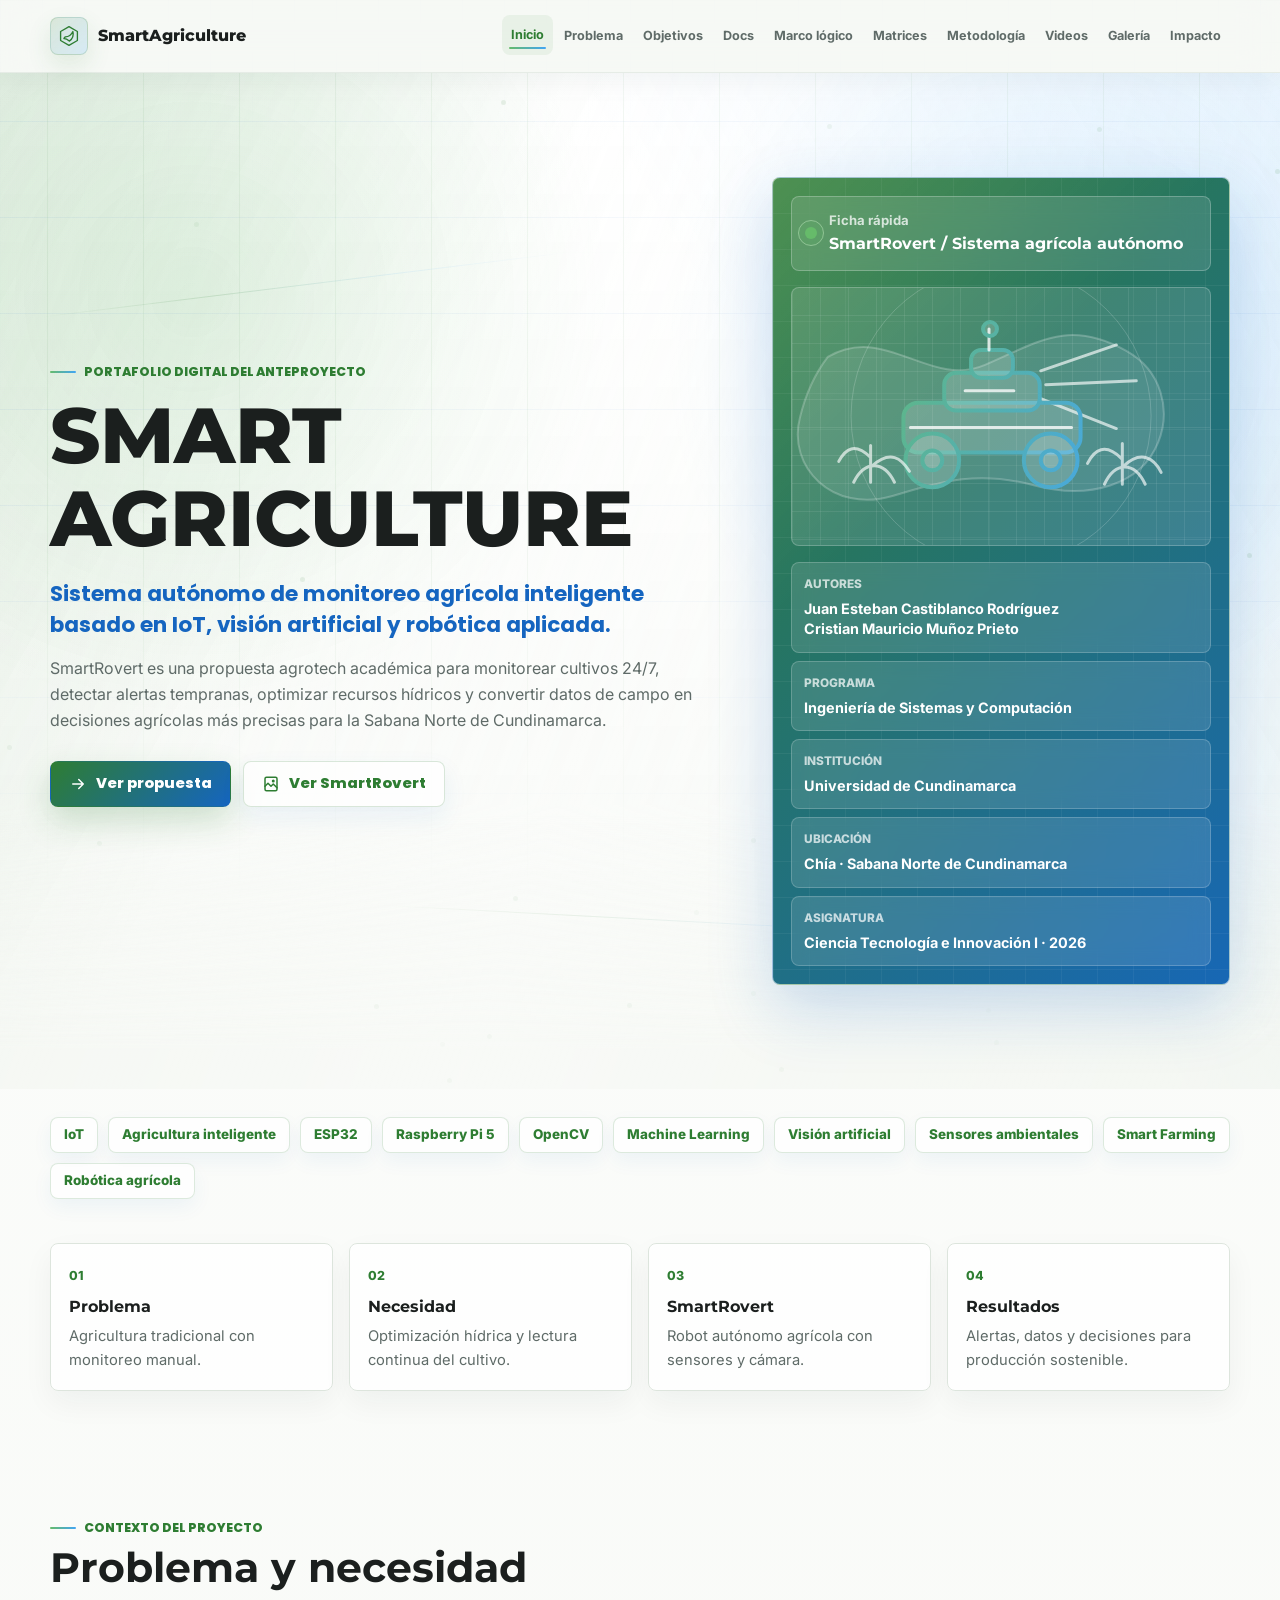
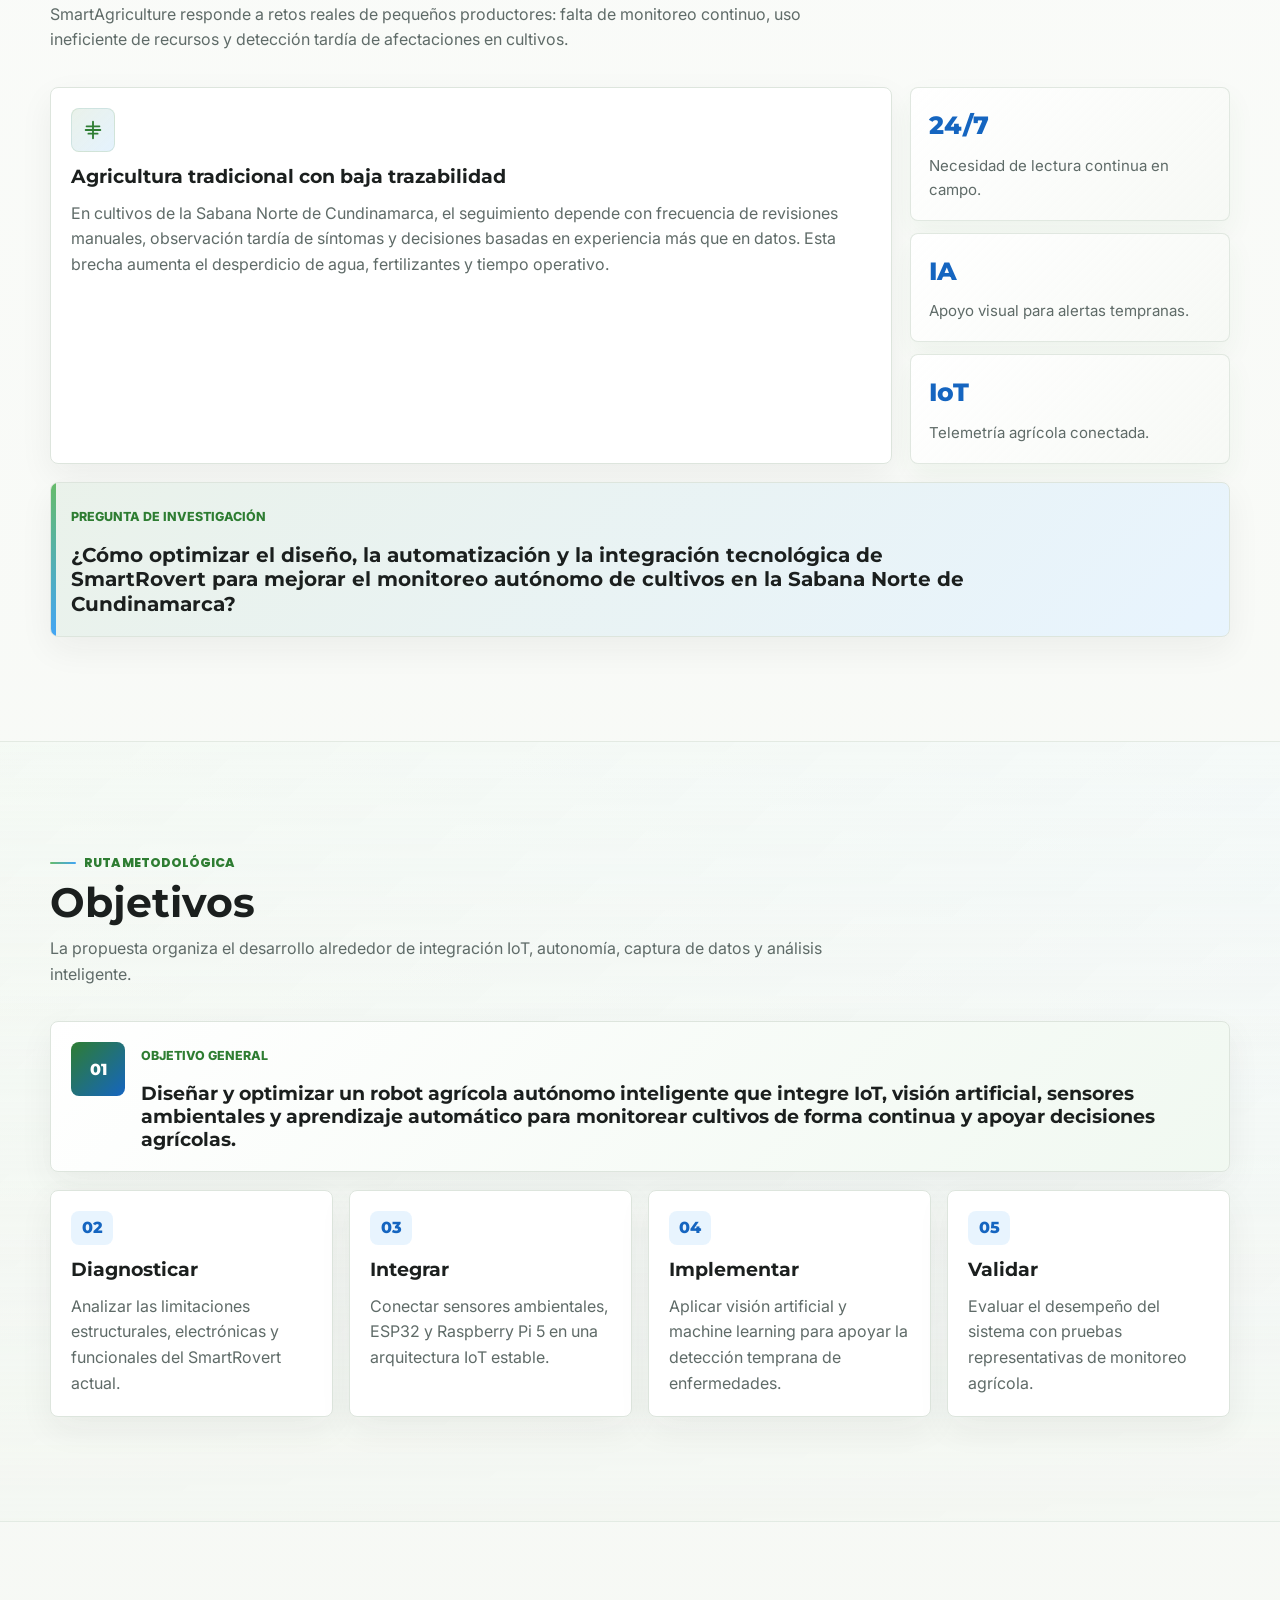
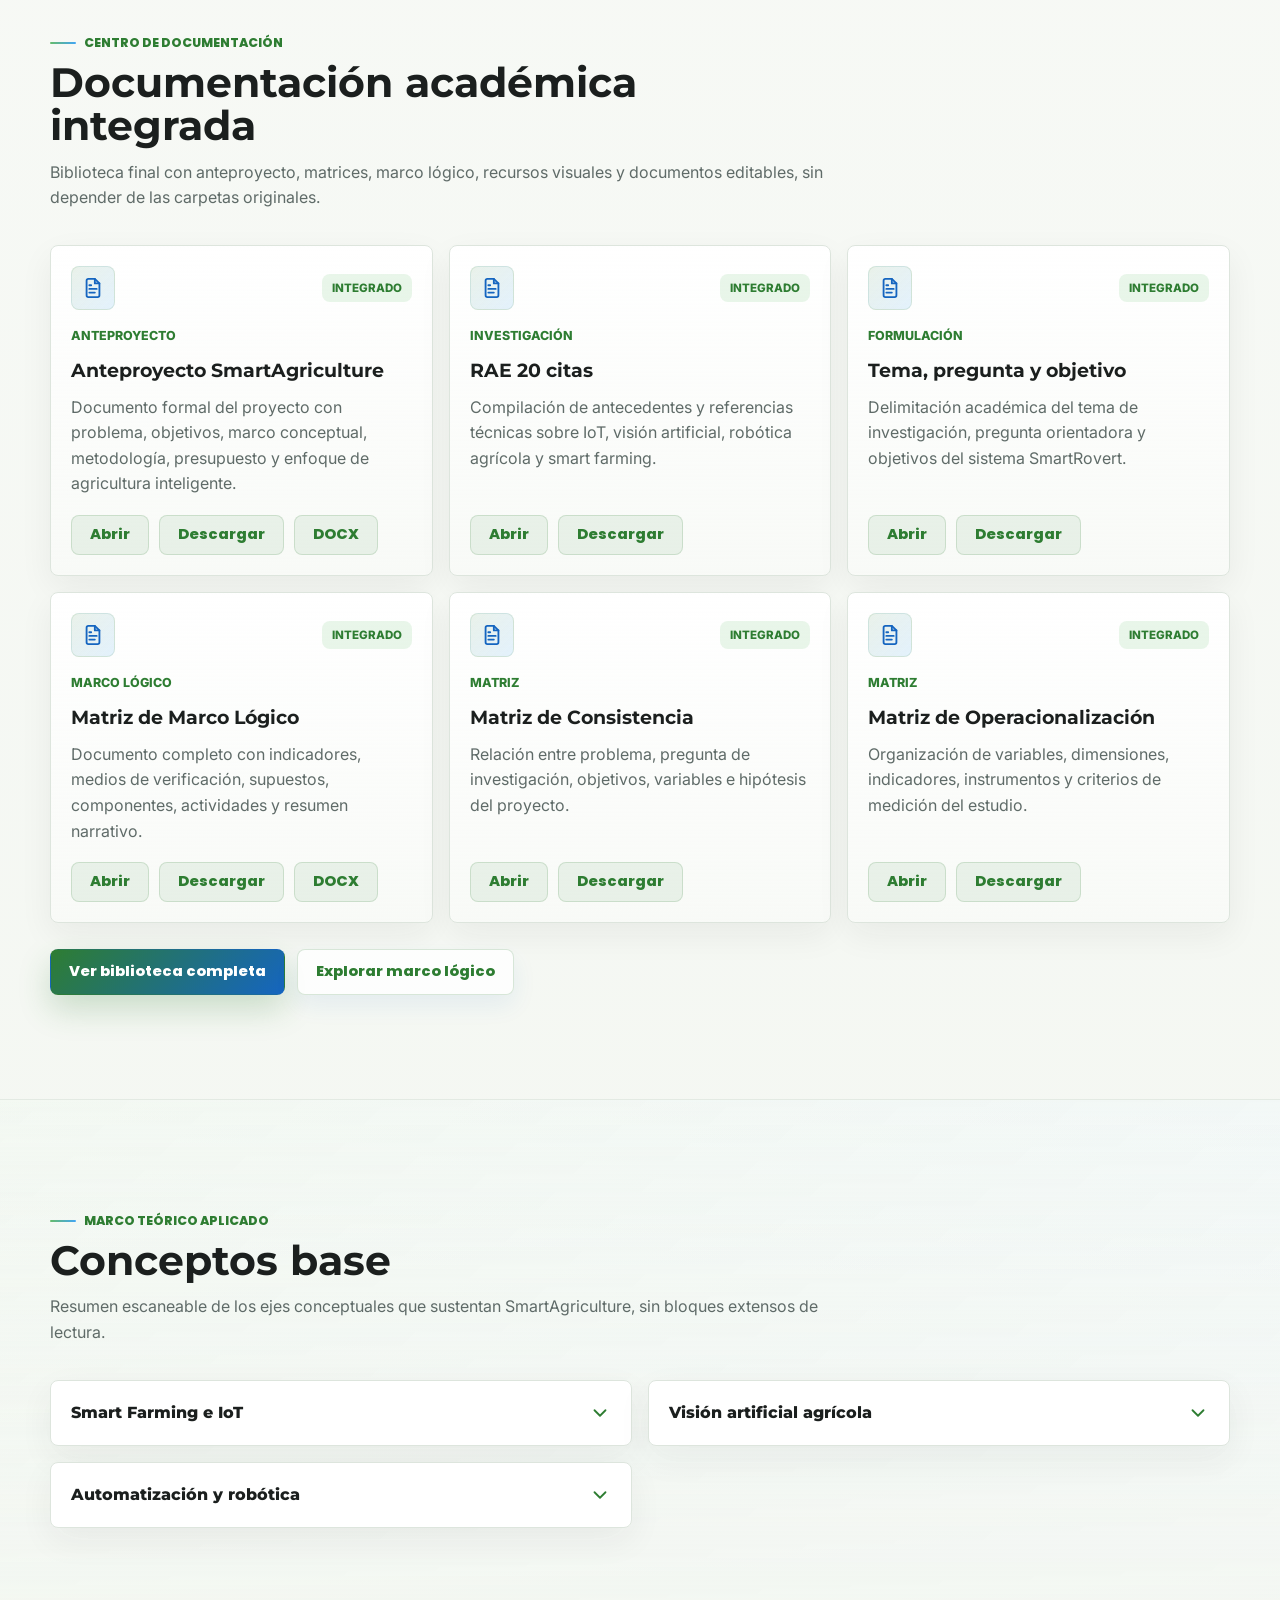
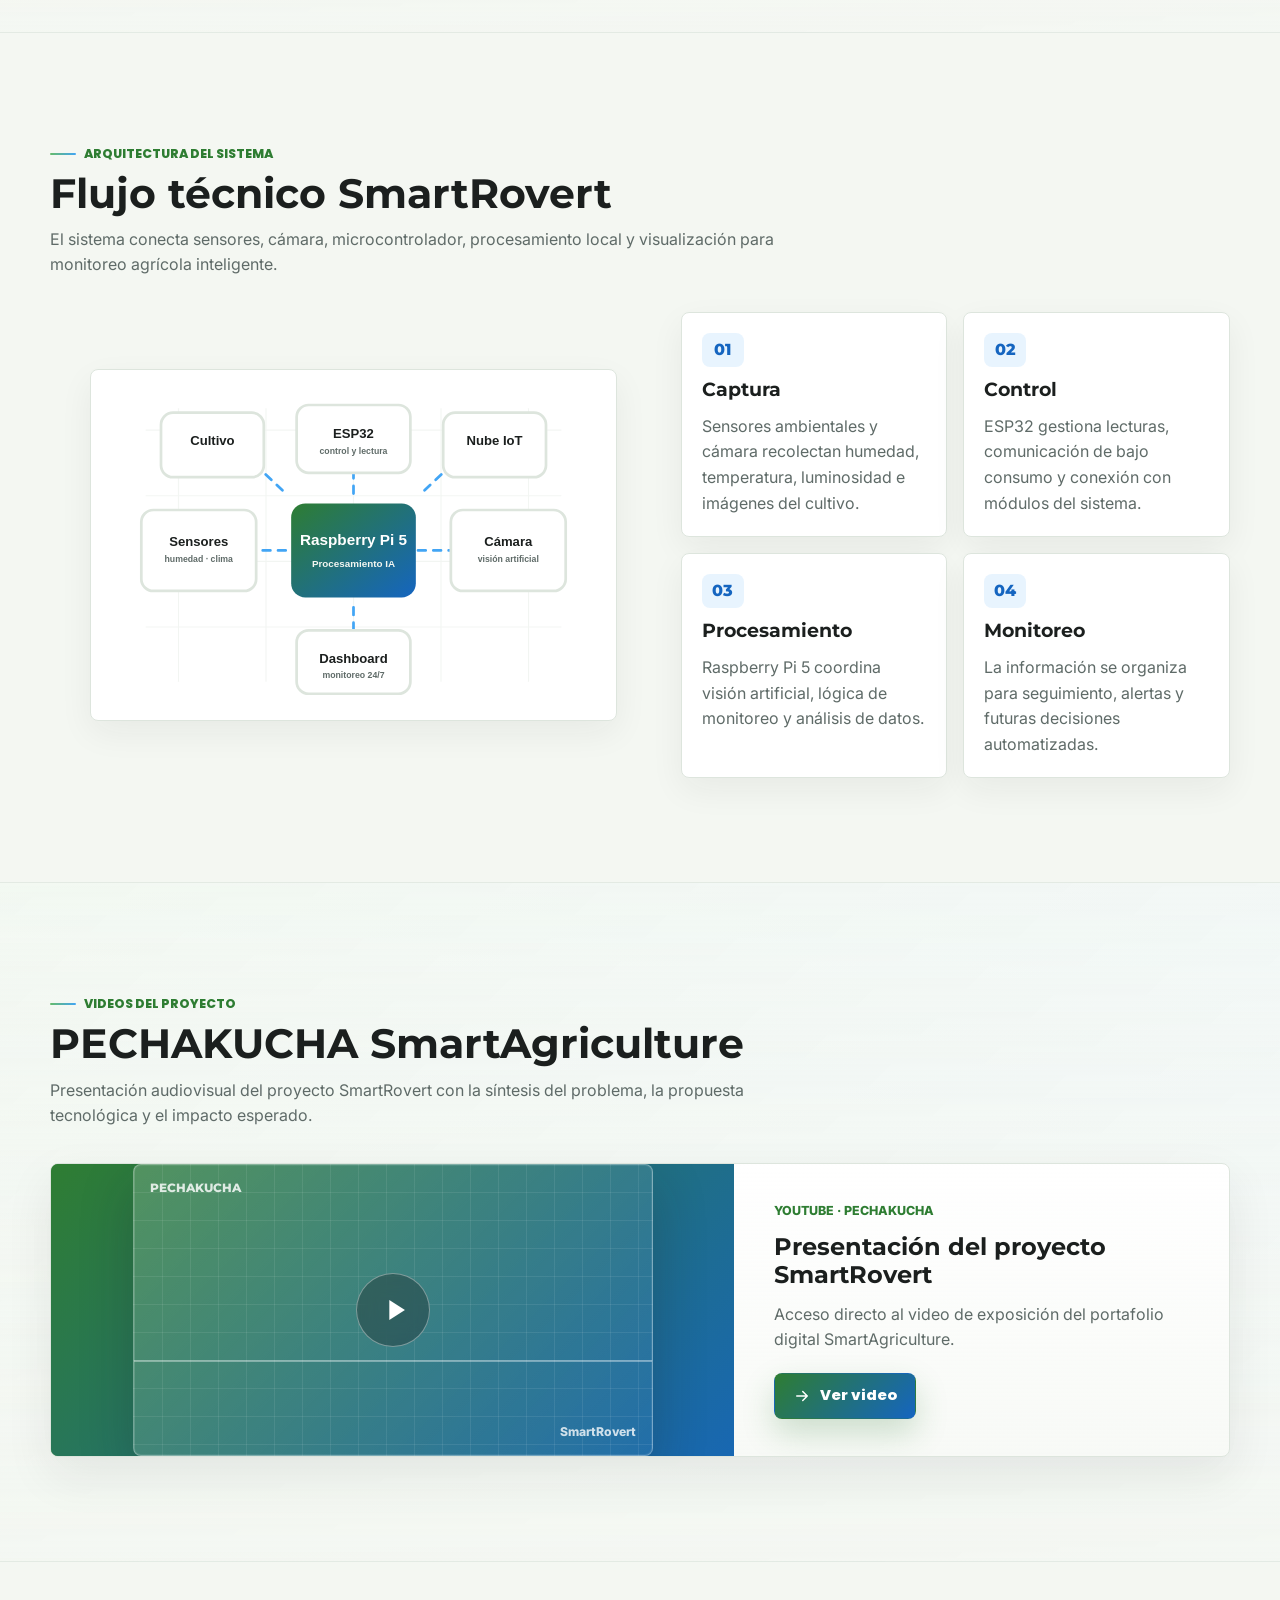
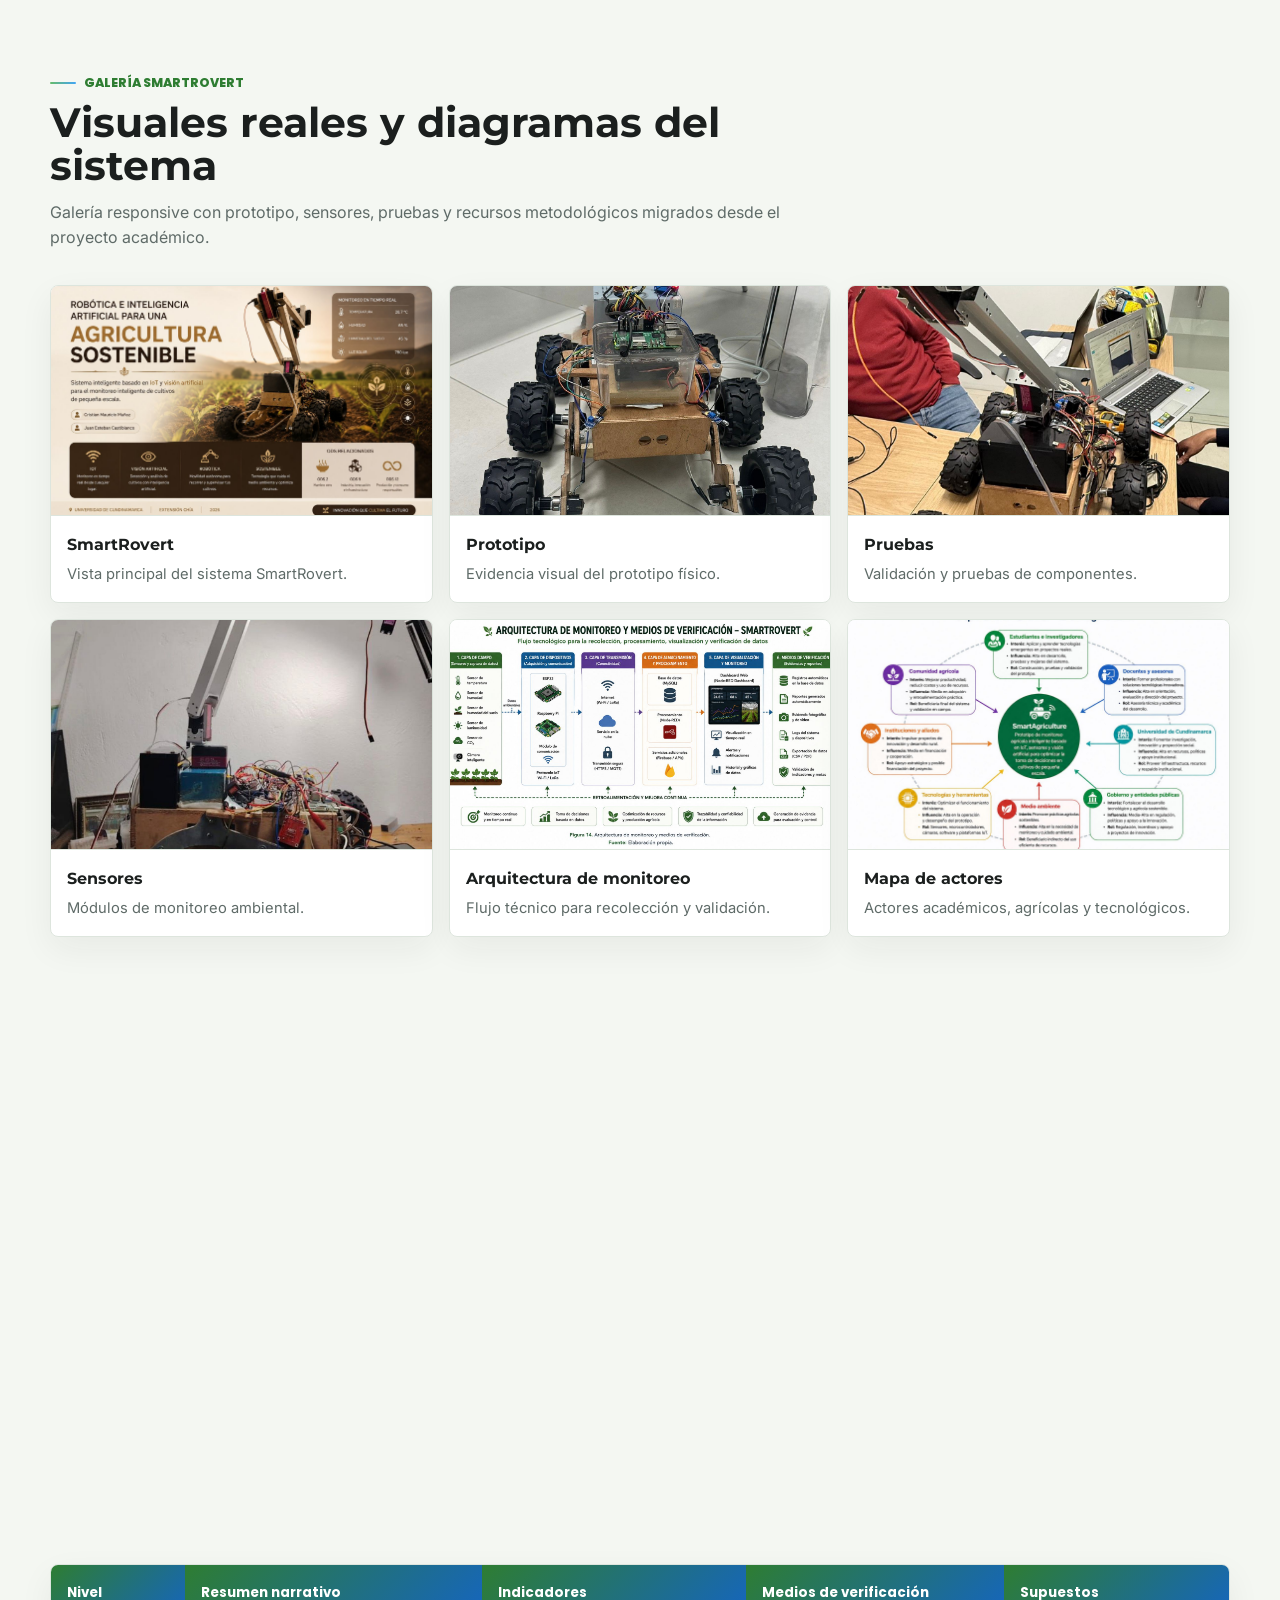
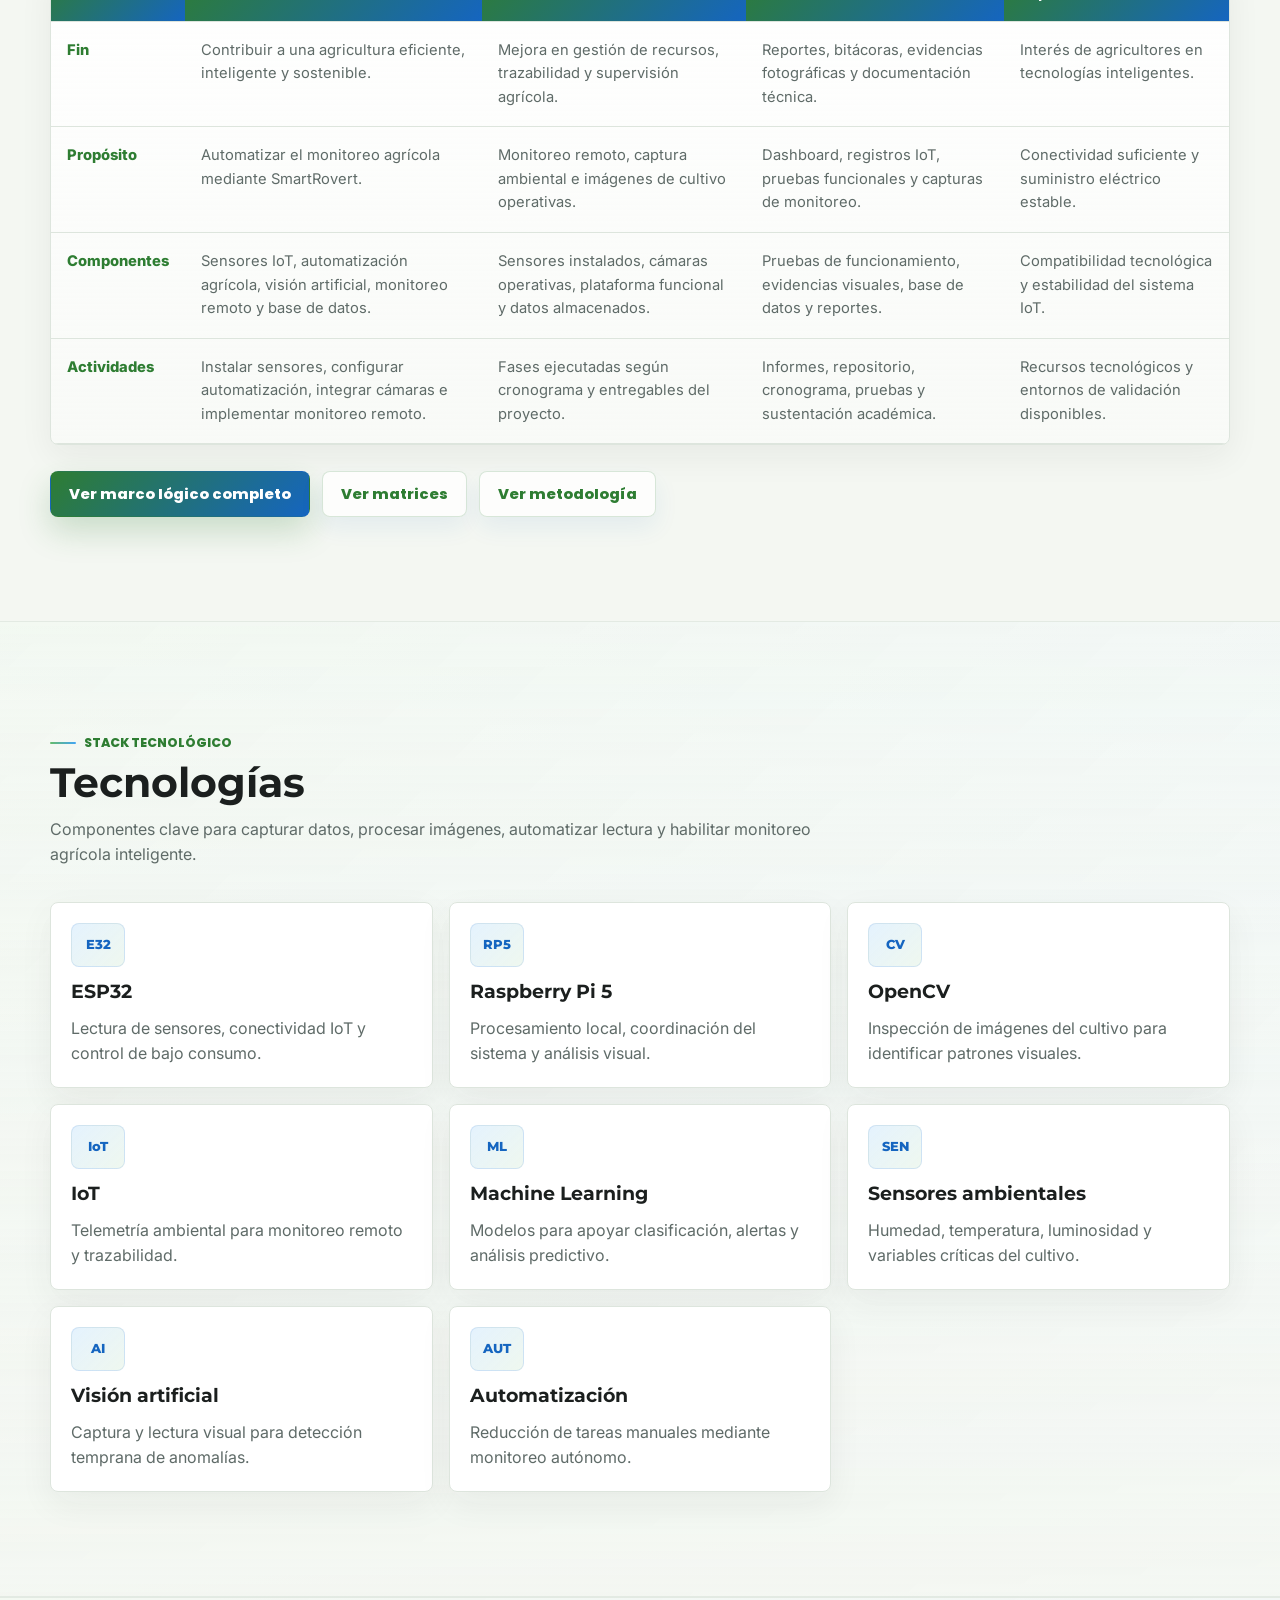
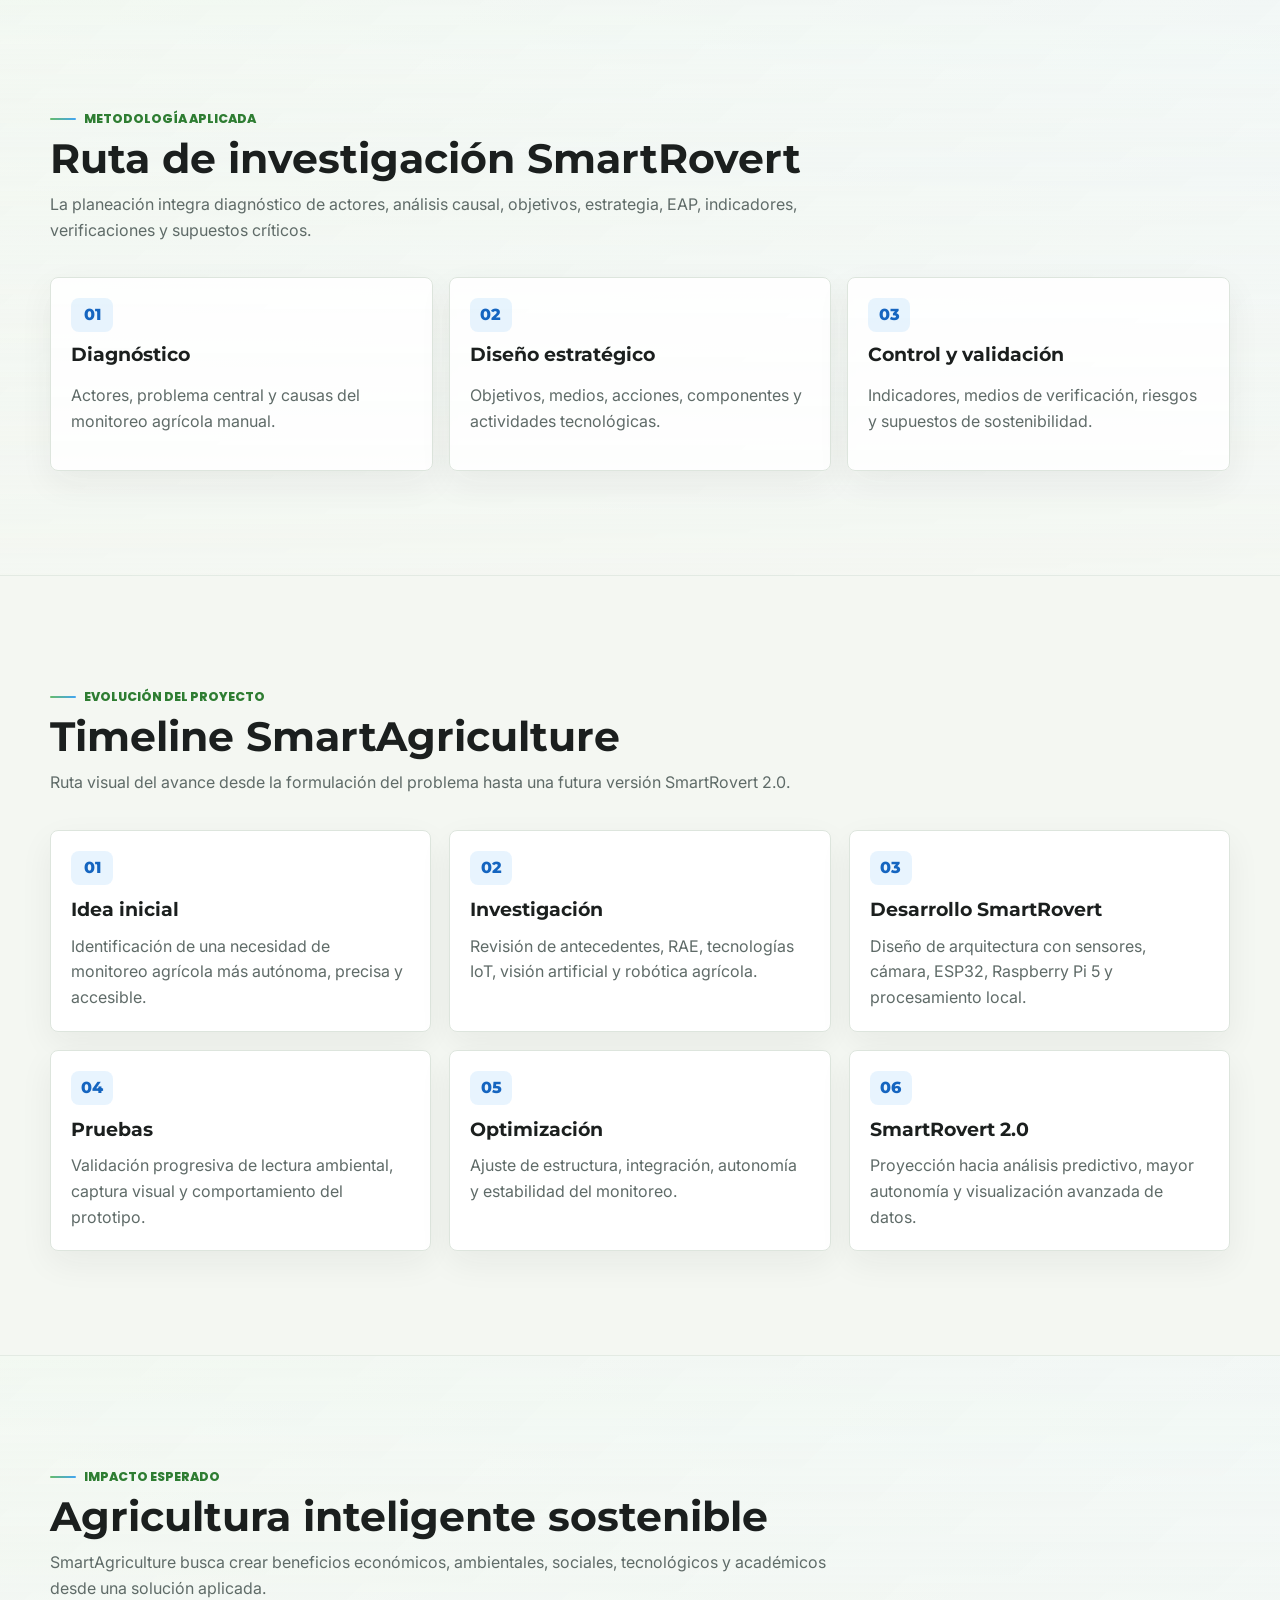
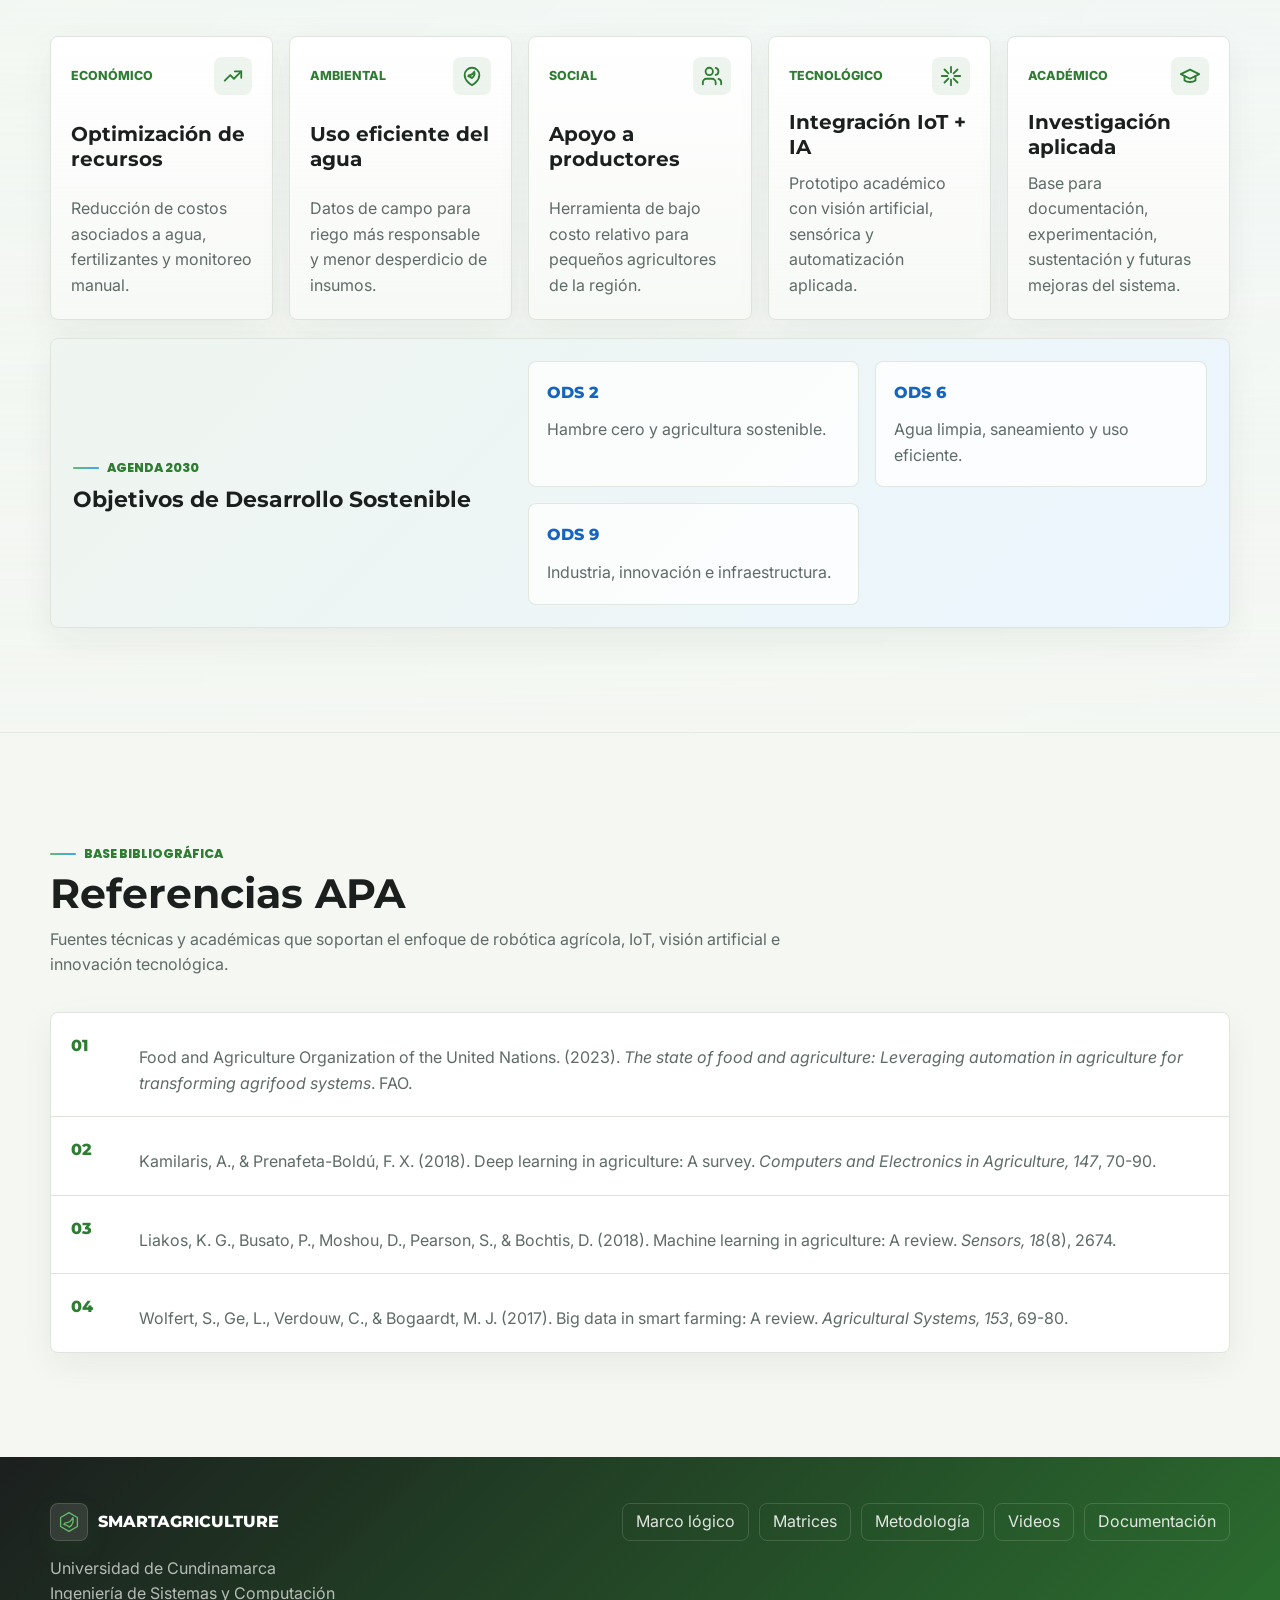
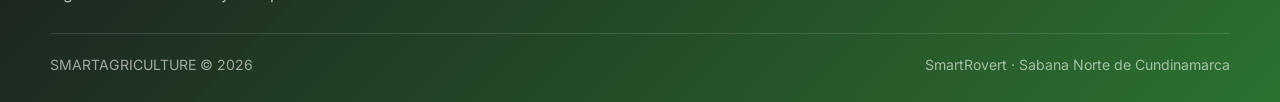
<file: index.html>
<!DOCTYPE html>
<html lang="es">

<head>
  <meta charset="UTF-8">
  <meta name="viewport" content="width=device-width, initial-scale=1.0">
  <meta name="description"
    content="SmartAgriculture, portafolio digital universitario sobre SmartRovert, robot agrícola autónomo para monitoreo inteligente de cultivos en la Sabana Norte de Cundinamarca.">
  <title>SMARTAGRICULTURE | Portafolio Digital</title>
  <link rel="icon" type="image/x-icon" href="assets/icons/favicon.ico">
  <link rel="preconnect" href="https://fonts.googleapis.com">
  <link rel="preconnect" href="https://fonts.gstatic.com" crossorigin>
  <link
    href="https://fonts.googleapis.com/css2?family=Inter:wght@400;500;600;700;800&family=Montserrat:wght@600;700;800&family=Poppins:wght@400;500;600;700&display=swap"
    rel="stylesheet">
  <link rel="stylesheet" href="style.css">
</head>

<body>
  <div class="cursor-light" aria-hidden="true"></div>
  <a class="skip-link" href="#inicio">Saltar al contenido</a>

  <header class="site-header" id="siteHeader">
    <nav class="navbar container" aria-label="Navegación principal">
      <a class="brand" href="#inicio" aria-label="SmartAgriculture inicio">
        <span class="brand-mark" aria-hidden="true">
          <svg viewBox="0 0 32 32">
            <path d="M16 3.5 27.2 10v12L16 28.5 4.8 22V10L16 3.5Z"></path>
            <path
              d="M10.8 17.2c4.8.1 8.2-2.3 10.4-7.1 1.3 5-.5 9.5-4.8 12.7-2.4-2.2-4.2-3.6-7.2-3.5.4-.7.9-1.4 1.6-2.1Z">
            </path>
          </svg>
        </span>
        <span>SmartAgriculture</span>
      </a>

      <button class="nav-toggle" type="button" aria-label="Abrir menú" aria-expanded="false" aria-controls="navMenu">
        <span></span>
        <span></span>
        <span></span>
      </button>

      
      <div class="nav-menu" id="navMenu">
        <a href="#inicio">Inicio</a>
        <a href="#problema">Problema</a>
        <a href="#objetivos">Objetivos</a>
        <a href="#documentacion">Docs</a>
        <a href="pages/marco-logico.html">Marco lógico</a>
        <a href="pages/matrices.html">Matrices</a>
        <a href="pages/metodologia.html">Metodología</a>
        <a href="#videos">Videos</a>
        <a href="#galeria">Galería</a>
        <a href="#impacto">Impacto</a>
      </div>
    </nav>
  </header>

  <main>
    <section class="hero section" id="inicio">
      <div class="hero-background" aria-hidden="true">
        <span class="tech-line line-a"></span>
        <span class="tech-line line-b"></span>
        <span class="tech-line line-c"></span>
        <div class="particle-field" id="particleField"></div>
      </div>

      <div class="hero-grid container">
        <div class="hero-content reveal">
          <span class="eyebrow">Portafolio digital del anteproyecto</span>
          <h1>SMART
            AGRICULTURE</h1>
          <p class="hero-subtitle">Sistema autónomo de monitoreo agrícola inteligente basado en IoT, visión artificial y
            robótica aplicada.</p>
          <p class="hero-description">
            SmartRovert es una propuesta agrotech académica para monitorear cultivos 24/7,
            detectar alertas tempranas, optimizar recursos hídricos y convertir datos de campo
            en decisiones agrícolas más precisas para la Sabana Norte de Cundinamarca.
          </p>

          <div class="hero-actions">
            <a class="btn btn-primary" href="#documentacion">
              <svg viewBox="0 0 24 24" aria-hidden="true">
                <path d="M5 12h14M13 6l6 6-6 6"></path>
              </svg>
              Ver propuesta
            </a>
            <a class="btn btn-secondary" href="#galeria">
              <svg viewBox="0 0 24 24" aria-hidden="true">
                <path d="M4 5a2 2 0 0 1 2-2h12a2 2 0 0 1 2 2v14a2 2 0 0 1-2 2H6a2 2 0 0 1-2-2V5Z"></path>
                <path d="m4 15 4-4 4 4 3-3 5 5"></path>
                <circle cx="15" cy="8" r="1"></circle>
              </svg>
              Ver SmartRovert
            </a>
          </div>
        </div>

        <aside class="quick-card reveal reveal-delay" aria-label="Ficha rápida del proyecto">
          <div class="quick-card-glow" aria-hidden="true"></div>
          <div class="quick-card-header">
            <span class="status-dot"></span>
            <div>
              <p>Ficha rápida</p>
              <strong>SmartRovert / Sistema agrícola autónomo</strong>
            </div>
          </div>

          <div class="rover-panel" aria-hidden="true">
            <div class="rover-orbit"></div>
            <svg class="rover-visual" viewBox="0 0 420 220" role="img"
              aria-label="Visual técnico del robot SmartRovert">
              <defs>
                <linearGradient id="roverGrad" x1="40" x2="360" y1="40" y2="180" gradientUnits="userSpaceOnUse">
                  <stop stop-color="#66BB6A"></stop>
                  <stop offset="1" stop-color="#42A5F5"></stop>
                </linearGradient>
              </defs>
              <path class="scan-path"
                d="M36 50C94 16 138 82 194 58c52-22 83-47 142-14 36 20 45 60 32 92-17 43-70 58-125 43-60-16-98-2-143 11-59 17-105-29-92-79 5-21 15-44 28-61Z">
              </path>
              <g class="sensor-rays">
                <path d="M250 64 326 38"></path>
                <path d="M255 78 346 74"></path>
                <path d="M250 92 326 122"></path>
              </g>
              <g class="rover-body">
                <rect x="112" y="96" width="178" height="50" rx="15"></rect>
                <rect x="153" y="66" width="96" height="38" rx="12"></rect>
                <rect x="180" y="43" width="42" height="28" rx="10"></rect>
                <circle cx="141" cy="154" r="27"></circle>
                <circle cx="260" cy="154" r="27"></circle>
                <circle cx="141" cy="154" r="10"></circle>
                <circle cx="260" cy="154" r="10"></circle>
                <path d="M198 43V22M174 84h49M119 121h162"></path>
                <circle cx="199" cy="22" r="7"></circle>
              </g>
              <g class="plant-lines">
                <path d="M62 176c11-22 30-22 41 0M79 176V139M79 151c-16-15-25-9-32 4M80 160c19-17 30-8 38 5"></path>
                <path d="M314 178c11-23 30-23 41 0M332 178v-41M331 152c-16-16-27-9-34 5M333 160c18-17 31-8 38 6"></path>
              </g>
            </svg>
          </div>

          <ul class="quick-list">
            <li><span>Autores</span><strong>Juan Esteban Castiblanco Rodríguez<br>Cristian Mauricio Muñoz
                Prieto</strong></li>
            <li><span>Programa</span><strong>Ingeniería de Sistemas y Computación</strong></li>
            <li><span>Institución</span><strong>Universidad de Cundinamarca</strong></li>
            <li><span>Ubicación</span><strong>Chía · Sabana Norte de Cundinamarca</strong></li>
            <li><span>Asignatura</span><strong>Ciencia Tecnología e Innovación I · 2026</strong></li>
          </ul>
        </aside>
      </div>
    </section>

    <section class="tag-strip section-soft" aria-label="Tecnologías destacadas">
      <div class="container tag-grid reveal">
        <span>IoT</span>
        <span>Agricultura inteligente</span>
        <span>ESP32</span>
        <span>Raspberry Pi 5</span>
        <span>OpenCV</span>
        <span>Machine Learning</span>
        <span>Visión artificial</span>
        <span>Sensores ambientales</span>
        <span>Smart Farming</span>
        <span>Robótica agrícola</span>
      </div>
    </section>

    <section class="story-strip section-soft">
      <div class="container story-grid reveal" aria-label="Historia visual del proyecto">
        <article><span>01</span><strong>Problema</strong>
          <p>Agricultura tradicional con monitoreo manual.</p>
        </article>
        <article><span>02</span><strong>Necesidad</strong>
          <p>Optimización hídrica y lectura continua del cultivo.</p>
        </article>
        <article><span>03</span><strong>SmartRovert</strong>
          <p>Robot autónomo agrícola con sensores y cámara.</p>
        </article>
        <article><span>04</span><strong>Resultados</strong>
          <p>Alertas, datos y decisiones para producción sostenible.</p>
        </article>
      </div>
    </section>

    <section class="section" id="problema">
      <div class="container">
        <div class="section-heading reveal">
          <span class="eyebrow">Contexto del proyecto</span>
          <h2>Problema y necesidad</h2>
          <p>SmartAgriculture responde a retos reales de pequeños productores: falta de monitoreo continuo, uso
            ineficiente de recursos y detección tardía de afectaciones en cultivos.</p>
        </div>

        <div class="problem-layout">
          <article class="academic-card reveal">
            <div class="card-icon" aria-hidden="true">
              <svg viewBox="0 0 24 24">
                <path d="M12 3v18M5 8h14M7 16h10M4 12h16"></path>
              </svg>
            </div>
            <h3>Agricultura tradicional con baja trazabilidad</h3>
            <p>
              En cultivos de la Sabana Norte de Cundinamarca, el seguimiento depende con frecuencia de revisiones
              manuales,
              observación tardía de síntomas y decisiones basadas en experiencia más que en datos. Esta brecha aumenta
              el
              desperdicio de agua, fertilizantes y tiempo operativo.
            </p>
          </article>

          <div class="problem-metrics reveal reveal-delay">
            <div>
              <span>24/7</span>
              <p>Necesidad de lectura continua en campo.</p>
            </div>
            <div>
              <span>IA</span>
              <p>Apoyo visual para alertas tempranas.</p>
            </div>
            <div>
              <span>IoT</span>
              <p>Telemetría agrícola conectada.</p>
            </div>
          </div>
        </div>

        <article class="research-question reveal">
          <span>Pregunta de investigación</span>
          <h3>¿Cómo optimizar el diseño, la automatización y la integración tecnológica de SmartRovert para mejorar el
            monitoreo autónomo de cultivos en la Sabana Norte de Cundinamarca?</h3>
        </article>
      </div>
    </section>

    <section class="section section-alt" id="objetivos">
      <div class="container">
        <div class="section-heading reveal">
          <span class="eyebrow">Ruta metodológica</span>
          <h2>Objetivos</h2>
          <p>La propuesta organiza el desarrollo alrededor de integración IoT, autonomía, captura de datos y análisis
            inteligente.</p>
        </div>

        <article class="goal-main reveal">
          <div class="goal-number">01</div>
          <div>
            <span>Objetivo general</span>
            <h3>Diseñar y optimizar un robot agrícola autónomo inteligente que integre IoT, visión artificial, sensores
              ambientales y aprendizaje automático para monitorear cultivos de forma continua y apoyar decisiones
              agrícolas.</h3>
          </div>
        </article>

        <div class="objective-grid">
          <article class="objective-card reveal"><span>02</span>
            <h3>Diagnosticar</h3>
            <p>Analizar las limitaciones estructurales, electrónicas y funcionales del SmartRovert actual.</p>
          </article>
          <article class="objective-card reveal"><span>03</span>
            <h3>Integrar</h3>
            <p>Conectar sensores ambientales, ESP32 y Raspberry Pi 5 en una arquitectura IoT estable.</p>
          </article>
          <article class="objective-card reveal"><span>04</span>
            <h3>Implementar</h3>
            <p>Aplicar visión artificial y machine learning para apoyar la detección temprana de enfermedades.</p>
          </article>
          <article class="objective-card reveal"><span>05</span>
            <h3>Validar</h3>
            <p>Evaluar el desempeño del sistema con pruebas representativas de monitoreo agrícola.</p>
          </article>
        </div>
      </div>
    </section>

    
    <section class="section" id="documentacion">
      <div class="container">
        <div class="section-heading reveal">
          <span class="eyebrow">Centro de documentación</span>
          <h2>Documentación académica integrada</h2>
          <p>Biblioteca final con anteproyecto, matrices, marco lógico, recursos visuales y documentos editables, sin depender de las carpetas originales.</p>
        </div>

        <div class="doc-grid premium-docs">

          <article class="doc-card doc-premium reveal">
            <div class="doc-card-top">
              <div class="doc-icon pdf-icon" aria-hidden="true"><svg viewBox="0 0 24 24"><path d="M14 2H7a2 2 0 0 0-2 2v16a2 2 0 0 0 2 2h10a2 2 0 0 0 2-2V7l-5-5Z"></path><path d="M14 2v5h5M8 13h8M8 17h6M8 9h2"></path></svg></div>
              <span class="doc-status available">Integrado</span>
            </div>
            <span class="doc-category">Anteproyecto</span>
            <h3>Anteproyecto SmartAgriculture</h3>
            <p>Documento formal del proyecto con problema, objetivos, marco conceptual, metodología, presupuesto y enfoque de agricultura inteligente.</p>
            <div class="doc-actions">
              <a class="download-btn" href="assets/docs/anteproyecto-smartagriculture.pdf" target="_blank" rel="noreferrer">Abrir</a>
              <a class="download-btn" href="assets/docs/anteproyecto-smartagriculture.pdf" download>Descargar</a>
              <a class="download-btn" href="assets/docs/anteproyecto-smartagriculture.docx" target="_blank" rel="noreferrer">DOCX</a>
            </div>
          </article>

          <article class="doc-card doc-premium reveal">
            <div class="doc-card-top">
              <div class="doc-icon pdf-icon" aria-hidden="true"><svg viewBox="0 0 24 24"><path d="M14 2H7a2 2 0 0 0-2 2v16a2 2 0 0 0 2 2h10a2 2 0 0 0 2-2V7l-5-5Z"></path><path d="M14 2v5h5M8 13h8M8 17h6M8 9h2"></path></svg></div>
              <span class="doc-status available">Integrado</span>
            </div>
            <span class="doc-category">Investigación</span>
            <h3>RAE 20 citas</h3>
            <p>Compilación de antecedentes y referencias técnicas sobre IoT, visión artificial, robótica agrícola y smart farming.</p>
            <div class="doc-actions">
              <a class="download-btn" href="assets/docs/RAE-20-CITAS.pdf" target="_blank" rel="noreferrer">Abrir</a>
              <a class="download-btn" href="assets/docs/RAE-20-CITAS.pdf" download>Descargar</a>
              
            </div>
          </article>

          <article class="doc-card doc-premium reveal">
            <div class="doc-card-top">
              <div class="doc-icon pdf-icon" aria-hidden="true"><svg viewBox="0 0 24 24"><path d="M14 2H7a2 2 0 0 0-2 2v16a2 2 0 0 0 2 2h10a2 2 0 0 0 2-2V7l-5-5Z"></path><path d="M14 2v5h5M8 13h8M8 17h6M8 9h2"></path></svg></div>
              <span class="doc-status available">Integrado</span>
            </div>
            <span class="doc-category">Formulación</span>
            <h3>Tema, pregunta y objetivo</h3>
            <p>Delimitación académica del tema de investigación, pregunta orientadora y objetivos del sistema SmartRovert.</p>
            <div class="doc-actions">
              <a class="download-btn" href="assets/docs/tema-pregunta-objetivo.pdf" target="_blank" rel="noreferrer">Abrir</a>
              <a class="download-btn" href="assets/docs/tema-pregunta-objetivo.pdf" download>Descargar</a>
              
            </div>
          </article>

          <article class="doc-card doc-premium reveal">
            <div class="doc-card-top">
              <div class="doc-icon pdf-icon" aria-hidden="true"><svg viewBox="0 0 24 24"><path d="M14 2H7a2 2 0 0 0-2 2v16a2 2 0 0 0 2 2h10a2 2 0 0 0 2-2V7l-5-5Z"></path><path d="M14 2v5h5M8 13h8M8 17h6M8 9h2"></path></svg></div>
              <span class="doc-status available">Integrado</span>
            </div>
            <span class="doc-category">Marco lógico</span>
            <h3>Matriz de Marco Lógico</h3>
            <p>Documento completo con indicadores, medios de verificación, supuestos, componentes, actividades y resumen narrativo.</p>
            <div class="doc-actions">
              <a class="download-btn" href="assets/docs/matriz-marco-logico-smartrovert.pdf" target="_blank" rel="noreferrer">Abrir</a>
              <a class="download-btn" href="assets/docs/matriz-marco-logico-smartrovert.pdf" download>Descargar</a>
              <a class="download-btn" href="assets/docs/matriz-marco-logico-smartrovert.docx" target="_blank" rel="noreferrer">DOCX</a>
            </div>
          </article>

          <article class="doc-card doc-premium reveal">
            <div class="doc-card-top">
              <div class="doc-icon pdf-icon" aria-hidden="true"><svg viewBox="0 0 24 24"><path d="M14 2H7a2 2 0 0 0-2 2v16a2 2 0 0 0 2 2h10a2 2 0 0 0 2-2V7l-5-5Z"></path><path d="M14 2v5h5M8 13h8M8 17h6M8 9h2"></path></svg></div>
              <span class="doc-status available">Integrado</span>
            </div>
            <span class="doc-category">Matriz</span>
            <h3>Matriz de Consistencia</h3>
            <p>Relación entre problema, pregunta de investigación, objetivos, variables e hipótesis del proyecto.</p>
            <div class="doc-actions">
              <a class="download-btn" href="assets/docs/matriz-consistencia.pdf" target="_blank" rel="noreferrer">Abrir</a>
              <a class="download-btn" href="assets/docs/matriz-consistencia.pdf" download>Descargar</a>
              
            </div>
          </article>

          <article class="doc-card doc-premium reveal">
            <div class="doc-card-top">
              <div class="doc-icon pdf-icon" aria-hidden="true"><svg viewBox="0 0 24 24"><path d="M14 2H7a2 2 0 0 0-2 2v16a2 2 0 0 0 2 2h10a2 2 0 0 0 2-2V7l-5-5Z"></path><path d="M14 2v5h5M8 13h8M8 17h6M8 9h2"></path></svg></div>
              <span class="doc-status available">Integrado</span>
            </div>
            <span class="doc-category">Matriz</span>
            <h3>Matriz de Operacionalización</h3>
            <p>Organización de variables, dimensiones, indicadores, instrumentos y criterios de medición del estudio.</p>
            <div class="doc-actions">
              <a class="download-btn" href="assets/docs/matriz-operacionalizacion.pdf" target="_blank" rel="noreferrer">Abrir</a>
              <a class="download-btn" href="assets/docs/matriz-operacionalizacion.pdf" download>Descargar</a>
              
            </div>
          </article>
        </div>

        <div class="section-actions reveal">
          <a class="btn btn-primary" href="pages/documentacion.html">Ver biblioteca completa</a>
          <a class="btn btn-secondary" href="pages/marco-logico.html">Explorar marco lógico</a>
        </div>
      </div>
    </section>

    <section class="section section-alt" id="marco-teorico">
      <div class="container">
        <div class="section-heading reveal">
          <span class="eyebrow">Marco teórico aplicado</span>
          <h2>Conceptos base</h2>
          <p>Resumen escaneable de los ejes conceptuales que sustentan SmartAgriculture, sin bloques extensos de
            lectura.</p>
        </div>

        <div class="theory-grid">
          <article class="theory-card reveal">
            <button class="theory-toggle" type="button" aria-expanded="false">
              <span>Smart Farming e IoT</span>
              <svg viewBox="0 0 24 24" aria-hidden="true">
                <path d="M6 9l6 6 6-6"></path>
              </svg>
            </button>
            <div class="theory-content">
              <p>La agricultura inteligente conecta sensores, microcontroladores y plataformas de monitoreo para
                observar variables del cultivo y apoyar decisiones en tiempo real.</p>
            </div>
          </article>

          <article class="theory-card reveal">
            <button class="theory-toggle" type="button" aria-expanded="false">
              <span>Visión artificial agrícola</span>
              <svg viewBox="0 0 24 24" aria-hidden="true">
                <path d="M6 9l6 6 6-6"></path>
              </svg>
            </button>
            <div class="theory-content">
              <p>La cámara del sistema permite capturar evidencia visual del cultivo para analizar color, textura, forma
                y posibles síntomas tempranos.</p>
            </div>
          </article>

          <article class="theory-card reveal">
            <button class="theory-toggle" type="button" aria-expanded="false">
              <span>Automatización y robótica</span>
              <svg viewBox="0 0 24 24" aria-hidden="true">
                <path d="M6 9l6 6 6-6"></path>
              </svg>
            </button>
            <div class="theory-content">
              <p>SmartRovert integra movilidad, sensores y procesamiento para reducir tareas repetitivas de inspección y
                aumentar la cobertura del monitoreo.</p>
            </div>
          </article>
        </div>
      </div>
    </section>

    <section class="section" id="arquitectura">
      <div class="container">
        <div class="section-heading reveal">
          <span class="eyebrow">Arquitectura del sistema</span>
          <h2>Flujo técnico SmartRovert</h2>
          <p>El sistema conecta sensores, cámara, microcontrolador, procesamiento local y visualización para monitoreo
            agrícola inteligente.</p>
        </div>

        <div class="architecture-layout">
          <figure class="architecture-visual reveal">
            <img src="assets/images/arquitectura-iot.svg"
              alt="Diagrama IoT de SmartAgriculture con sensores, ESP32, Raspberry Pi 5, cámara y dashboard">
          </figure>

          <div class="architecture-grid">
            <article class="architecture-node reveal"><span>01</span>
              <h3>Captura</h3>
              <p>Sensores ambientales y cámara recolectan humedad, temperatura, luminosidad e imágenes del cultivo.</p>
            </article>
            <article class="architecture-node reveal"><span>02</span>
              <h3>Control</h3>
              <p>ESP32 gestiona lecturas, comunicación de bajo consumo y conexión con módulos del sistema.</p>
            </article>
            <article class="architecture-node reveal"><span>03</span>
              <h3>Procesamiento</h3>
              <p>Raspberry Pi 5 coordina visión artificial, lógica de monitoreo y análisis de datos.</p>
            </article>
            <article class="architecture-node reveal"><span>04</span>
              <h3>Monitoreo</h3>
              <p>La información se organiza para seguimiento, alertas y futuras decisiones automatizadas.</p>
            </article>
          </div>
        </div>
      </div>
    </section>

    <section class="section section-alt" id="videos">
      <div class="container">
        <div class="section-heading reveal">
          <span class="eyebrow">Videos del proyecto</span>
          <h2>PECHAKUCHA SmartAgriculture</h2>
          <p>Presentación audiovisual del proyecto SmartRovert con la síntesis del problema, la propuesta tecnológica y el impacto esperado.</p>
        </div>

        <article class="video-card reveal">
          <a class="video-preview" href="https://www.youtube.com/watch?v=NkNw4PimaCg" target="_blank" rel="noreferrer"
            aria-label="Abrir video PECHAKUCHA SmartAgriculture en YouTube">
            <span class="video-screen" aria-hidden="true">
              <span class="video-scanline"></span>
              <span class="video-play">
                <svg viewBox="0 0 24 24">
                  <path d="m8 5 11 7-11 7V5Z"></path>
                </svg>
              </span>
            </span>
          </a>

          <div class="video-content">
            <span class="video-label">YouTube · PECHAKUCHA</span>
            <h3>Presentación del proyecto SmartRovert</h3>
            <p>Acceso directo al video de exposición del portafolio digital SmartAgriculture.</p>
            <a class="btn btn-primary" href="https://www.youtube.com/watch?v=NkNw4PimaCg" target="_blank" rel="noreferrer">
              <svg viewBox="0 0 24 24" aria-hidden="true">
                <path d="M5 12h14M13 6l6 6-6 6"></path>
              </svg>
              Ver video
            </a>
          </div>
        </article>
      </div>
    </section>

    
    <section class="section" id="galeria">
      <div class="container">
        <div class="section-heading reveal">
          <span class="eyebrow">Galería SmartRovert</span>
          <h2>Visuales reales y diagramas del sistema</h2>
          <p>Galería responsive con prototipo, sensores, pruebas y recursos metodológicos migrados desde el proyecto académico.</p>
        </div>

        <div class="gallery-grid gallery-grid-expanded">
          
          <figure class="image-card reveal">
            <img src="assets/images/robot/smartrovert-banner.png" alt="SmartRovert SmartRovert">
            <figcaption><strong>SmartRovert</strong><span>Vista principal del sistema SmartRovert.</span></figcaption>
          </figure>
          <figure class="image-card reveal">
            <img src="assets/images/robot/prototipo1.jpg" alt="Prototipo SmartRovert">
            <figcaption><strong>Prototipo</strong><span>Evidencia visual del prototipo físico.</span></figcaption>
          </figure>
          <figure class="image-card reveal">
            <img src="assets/images/robot/pruebas.jpg" alt="Pruebas SmartRovert">
            <figcaption><strong>Pruebas</strong><span>Validación y pruebas de componentes.</span></figcaption>
          </figure>
          <figure class="image-card reveal">
            <img src="assets/images/robot/sensores.jpg" alt="Sensores SmartRovert">
            <figcaption><strong>Sensores</strong><span>Módulos de monitoreo ambiental.</span></figcaption>
          </figure>
          <figure class="image-card reveal">
            <img src="assets/images/marco-logico/arquitectura-monitoreo.png" alt="Arquitectura de monitoreo SmartRovert">
            <figcaption><strong>Arquitectura de monitoreo</strong><span>Flujo técnico para recolección y validación.</span></figcaption>
          </figure>
          <figure class="image-card reveal">
            <img src="assets/images/marco-logico/mapa-actores.png" alt="Mapa de actores SmartRovert">
            <figcaption><strong>Mapa de actores</strong><span>Actores académicos, agrícolas y tecnológicos.</span></figcaption>
          </figure>
        </div>
      </div>
    </section>

    
    <section class="section" id="marco-logico">
      <div class="container">
        <div class="section-heading reveal">
          <span class="eyebrow">Planificación científica</span>
          <h2>Marco lógico y matrices integradas</h2>
          <p>El contenido académico fue reconstruido como módulos de lectura, tablas responsivas, diagramas descargables y documentos verificables.</p>
        </div>

        <div class="matrix-dashboard">
          <article class="metric-panel reveal">
            <span>09</span>
            <strong>Pasos metodológicos</strong>
            <p>Involucrados, problema, objetivos, estrategia, EAP, resumen narrativo, indicadores, verificación y supuestos.</p>
          </article>
          <article class="metric-panel reveal">
            <span>15</span>
            <strong>Diagramas integrados</strong>
            <p>Árboles, mapas, arquitectura de monitoreo, riesgos, indicadores y flujo de verificación.</p>
          </article>
          <article class="metric-panel reveal">
            <span>03</span>
            <strong>Matrices académicas</strong>
            <p>Marco lógico, consistencia y operacionalización preservadas en PDF con vistas modernas.</p>
          </article>
        </div>

        <div class="table-shell reveal">
          <table>
            <thead>
              <tr>
                <th>Nivel</th>
                <th>Resumen narrativo</th>
                <th>Indicadores</th>
                <th>Medios de verificación</th>
                <th>Supuestos</th>
              </tr>
            </thead>
            <tbody>
              <tr>
                <td>Fin</td>
                <td>Contribuir a una agricultura eficiente, inteligente y sostenible.</td>
                <td>Mejora en gestión de recursos, trazabilidad y supervisión agrícola.</td>
                <td>Reportes, bitácoras, evidencias fotográficas y documentación técnica.</td>
                <td>Interés de agricultores en tecnologías inteligentes.</td>
              </tr>
              <tr>
                <td>Propósito</td>
                <td>Automatizar el monitoreo agrícola mediante SmartRovert.</td>
                <td>Monitoreo remoto, captura ambiental e imágenes de cultivo operativas.</td>
                <td>Dashboard, registros IoT, pruebas funcionales y capturas de monitoreo.</td>
                <td>Conectividad suficiente y suministro eléctrico estable.</td>
              </tr>
              <tr>
                <td>Componentes</td>
                <td>Sensores IoT, automatización agrícola, visión artificial, monitoreo remoto y base de datos.</td>
                <td>Sensores instalados, cámaras operativas, plataforma funcional y datos almacenados.</td>
                <td>Pruebas de funcionamiento, evidencias visuales, base de datos y reportes.</td>
                <td>Compatibilidad tecnológica y estabilidad del sistema IoT.</td>
              </tr>
              <tr>
                <td>Actividades</td>
                <td>Instalar sensores, configurar automatización, integrar cámaras e implementar monitoreo remoto.</td>
                <td>Fases ejecutadas según cronograma y entregables del proyecto.</td>
                <td>Informes, repositorio, cronograma, pruebas y sustentación académica.</td>
                <td>Recursos tecnológicos y entornos de validación disponibles.</td>
              </tr>
            </tbody>
          </table>
        </div>

        <div class="section-actions reveal">
          <a class="btn btn-primary" href="pages/marco-logico.html">Ver marco lógico completo</a>
          <a class="btn btn-secondary" href="pages/matrices.html">Ver matrices</a>
          <a class="btn btn-secondary" href="pages/metodologia.html">Ver metodología</a>
        </div>
      </div>
    </section>

    <section class="section section-alt" id="tecnologias">
      <div class="container">
        <div class="section-heading reveal">
          <span class="eyebrow">Stack tecnológico</span>
          <h2>Tecnologías</h2>
          <p>Componentes clave para capturar datos, procesar imágenes, automatizar lectura y habilitar monitoreo
            agrícola inteligente.</p>
        </div>

        <div class="tech-grid">
          <article class="tech-card reveal"><span class="tech-icon">E32</span>
            <h3>ESP32</h3>
            <p>Lectura de sensores, conectividad IoT y control de bajo consumo.</p>
          </article>
          <article class="tech-card reveal"><span class="tech-icon">RP5</span>
            <h3>Raspberry Pi 5</h3>
            <p>Procesamiento local, coordinación del sistema y análisis visual.</p>
          </article>
          <article class="tech-card reveal"><span class="tech-icon">CV</span>
            <h3>OpenCV</h3>
            <p>Inspección de imágenes del cultivo para identificar patrones visuales.</p>
          </article>
          <article class="tech-card reveal"><span class="tech-icon">IoT</span>
            <h3>IoT</h3>
            <p>Telemetría ambiental para monitoreo remoto y trazabilidad.</p>
          </article>
          <article class="tech-card reveal"><span class="tech-icon">ML</span>
            <h3>Machine Learning</h3>
            <p>Modelos para apoyar clasificación, alertas y análisis predictivo.</p>
          </article>
          <article class="tech-card reveal"><span class="tech-icon">SEN</span>
            <h3>Sensores ambientales</h3>
            <p>Humedad, temperatura, luminosidad y variables críticas del cultivo.</p>
          </article>
          <article class="tech-card reveal"><span class="tech-icon">AI</span>
            <h3>Visión artificial</h3>
            <p>Captura y lectura visual para detección temprana de anomalías.</p>
          </article>
          <article class="tech-card reveal"><span class="tech-icon">AUT</span>
            <h3>Automatización</h3>
            <p>Reducción de tareas manuales mediante monitoreo autónomo.</p>
          </article>
        </div>
      </div>
    </section>

    
    <section class="section section-alt" id="metodologia">
      <div class="container">
        <div class="section-heading reveal">
          <span class="eyebrow">Metodología aplicada</span>
          <h2>Ruta de investigación SmartRovert</h2>
          <p>La planeación integra diagnóstico de actores, análisis causal, objetivos, estrategia, EAP, indicadores, verificaciones y supuestos críticos.</p>
        </div>
        <div class="method-mini-grid">
          <article class="method-mini reveal"><span>01</span><h3>Diagnóstico</h3><p>Actores, problema central y causas del monitoreo agrícola manual.</p></article><article class="method-mini reveal"><span>02</span><h3>Diseño estratégico</h3><p>Objetivos, medios, acciones, componentes y actividades tecnológicas.</p></article><article class="method-mini reveal"><span>03</span><h3>Control y validación</h3><p>Indicadores, medios de verificación, riesgos y supuestos de sostenibilidad.</p></article>
        </div>
      </div>
    </section>

    <section class="section" id="timeline">
      <div class="container">
        <div class="section-heading reveal">
          <span class="eyebrow">Evolución del proyecto</span>
          <h2>Timeline SmartAgriculture</h2>
          <p>Ruta visual del avance desde la formulación del problema hasta una futura versión SmartRovert 2.0.</p>
        </div>

        <div class="timeline">
          <article class="timeline-item reveal"><span>01</span>
            <h3>Idea inicial</h3>
            <p>Identificación de una necesidad de monitoreo agrícola más autónoma, precisa y accesible.</p>
          </article>
          <article class="timeline-item reveal"><span>02</span>
            <h3>Investigación</h3>
            <p>Revisión de antecedentes, RAE, tecnologías IoT, visión artificial y robótica agrícola.</p>
          </article>
          <article class="timeline-item reveal"><span>03</span>
            <h3>Desarrollo SmartRovert</h3>
            <p>Diseño de arquitectura con sensores, cámara, ESP32, Raspberry Pi 5 y procesamiento local.</p>
          </article>
          <article class="timeline-item reveal"><span>04</span>
            <h3>Pruebas</h3>
            <p>Validación progresiva de lectura ambiental, captura visual y comportamiento del prototipo.</p>
          </article>
          <article class="timeline-item reveal"><span>05</span>
            <h3>Optimización</h3>
            <p>Ajuste de estructura, integración, autonomía y estabilidad del monitoreo.</p>
          </article>
          <article class="timeline-item reveal"><span>06</span>
            <h3>SmartRovert 2.0</h3>
            <p>Proyección hacia análisis predictivo, mayor autonomía y visualización avanzada de datos.</p>
          </article>
        </div>
      </div>
    </section>

    <section class="section section-alt" id="impacto">
      <div class="container">
        <div class="section-heading reveal">
          <span class="eyebrow">Impacto esperado</span>
          <h2>Agricultura inteligente sostenible</h2>
          <p>SmartAgriculture busca crear beneficios económicos, ambientales, sociales, tecnológicos y académicos desde
            una solución aplicada.</p>
        </div>

        <div class="impact-grid impact-grid-wide">
          <article class="impact-card reveal">
            <div class="impact-top"><span>Económico</span><svg viewBox="0 0 24 24" aria-hidden="true">
                <path d="M3 17 9 11l4 4 8-8"></path>
                <path d="M14 7h7v7"></path>
              </svg></div>
            <h3>Optimización de recursos</h3>
            <p>Reducción de costos asociados a agua, fertilizantes y monitoreo manual.</p>
          </article>
          <article class="impact-card reveal">
            <div class="impact-top"><span>Ambiental</span><svg viewBox="0 0 24 24" aria-hidden="true">
                <path d="M12 22s8-4 8-11a8 8 0 1 0-16 0c0 7 8 11 8 11Z"></path>
                <path d="M9 11c2.5.2 4.3-1.1 5.5-3.7.8 2.7-.2 5.2-2.6 6.9-1.3-1.2-2.3-2-4-1.9.2-.5.6-.9 1.1-1.3Z">
                </path>
              </svg></div>
            <h3>Uso eficiente del agua</h3>
            <p>Datos de campo para riego más responsable y menor desperdicio de insumos.</p>
          </article>
          <article class="impact-card reveal">
            <div class="impact-top"><span>Social</span><svg viewBox="0 0 24 24" aria-hidden="true">
                <path d="M16 21v-2a4 4 0 0 0-4-4H6a4 4 0 0 0-4 4v2"></path>
                <circle cx="9" cy="7" r="4"></circle>
                <path d="M22 21v-2a4 4 0 0 0-3-3.87M16 3.13a4 4 0 0 1 0 7.75"></path>
              </svg></div>
            <h3>Apoyo a productores</h3>
            <p>Herramienta de bajo costo relativo para pequeños agricultores de la región.</p>
          </article>
          <article class="impact-card reveal">
            <div class="impact-top"><span>Tecnológico</span><svg viewBox="0 0 24 24" aria-hidden="true">
                <path
                  d="M12 2v6M12 16v6M4.93 4.93l4.24 4.24M14.83 14.83l4.24 4.24M2 12h6M16 12h6M4.93 19.07l4.24-4.24M14.83 9.17l4.24-4.24">
                </path>
              </svg></div>
            <h3>Integración IoT + IA</h3>
            <p>Prototipo académico con visión artificial, sensórica y automatización aplicada.</p>
          </article>
          <article class="impact-card reveal">
            <div class="impact-top"><span>Académico</span><svg viewBox="0 0 24 24" aria-hidden="true">
                <path d="M22 10 12 5 2 10l10 5 10-5Z"></path>
                <path d="M6 12v5c3 2 9 2 12 0v-5"></path>
              </svg></div>
            <h3>Investigación aplicada</h3>
            <p>Base para documentación, experimentación, sustentación y futuras mejoras del sistema.</p>
          </article>
        </div>

        <div class="ods-panel reveal">
          <div>
            <span class="eyebrow">Agenda 2030</span>
            <h3>Objetivos de Desarrollo Sostenible</h3>
          </div>
          <div class="ods-grid">
            <article><span>ODS 2</span>
              <p>Hambre cero y agricultura sostenible.</p>
            </article>
            <article><span>ODS 6</span>
              <p>Agua limpia, saneamiento y uso eficiente.</p>
            </article>
            <article><span>ODS 9</span>
              <p>Industria, innovación e infraestructura.</p>
            </article>
          </div>
        </div>
      </div>
    </section>

    <section class="section" id="referencias">
      <div class="container">
        <div class="section-heading reveal">
          <span class="eyebrow">Base bibliográfica</span>
          <h2>Referencias APA</h2>
          <p>Fuentes técnicas y académicas que soportan el enfoque de robótica agrícola, IoT, visión artificial e
            innovación tecnológica.</p>
        </div>

        <div class="paper-list reveal">
          <article><span>01</span>
            <p>Food and Agriculture Organization of the United Nations. (2023). <em>The state of food and agriculture:
                Leveraging automation in agriculture for transforming agrifood systems</em>. FAO.</p>
          </article>
          <article><span>02</span>
            <p>Kamilaris, A., & Prenafeta-Boldú, F. X. (2018). Deep learning in agriculture: A survey. <em>Computers and
                Electronics in Agriculture, 147</em>, 70-90.</p>
          </article>
          <article><span>03</span>
            <p>Liakos, K. G., Busato, P., Moshou, D., Pearson, S., & Bochtis, D. (2018). Machine learning in
              agriculture: A review. <em>Sensors, 18</em>(8), 2674.</p>
          </article>
          <article><span>04</span>
            <p>Wolfert, S., Ge, L., Verdouw, C., & Bogaardt, M. J. (2017). Big data in smart farming: A review.
              <em>Agricultural Systems, 153</em>, 69-80.</p>
          </article>
        </div>
      </div>
    </section>
  </main>

  <button class="back-to-top" id="backToTop" type="button" aria-label="Volver arriba">
    <svg viewBox="0 0 24 24" aria-hidden="true">
      <path d="M12 19V5M5 12l7-7 7 7"></path>
    </svg>
  </button>

  <footer class="site-footer">
    <div class="container footer-grid">
      <div>
        <a class="brand footer-brand" href="#inicio">
          <span class="brand-mark" aria-hidden="true">
            <svg viewBox="0 0 32 32">
              <path d="M16 3.5 27.2 10v12L16 28.5 4.8 22V10L16 3.5Z"></path>
              <path
                d="M10.8 17.2c4.8.1 8.2-2.3 10.4-7.1 1.3 5-.5 9.5-4.8 12.7-2.4-2.2-4.2-3.6-7.2-3.5.4-.7.9-1.4 1.6-2.1Z">
              </path>
            </svg>
          </span>
          <span>SMARTAGRICULTURE</span>
        </a>
        <p>Universidad de Cundinamarca<br>Ingeniería de Sistemas y Computación</p>
      </div>

      <div class="footer-links" aria-label="Enlaces de plataforma">
        <a href="pages/marco-logico.html">Marco lógico</a>
        <a href="pages/matrices.html">Matrices</a>
        <a href="pages/metodologia.html">Metodología</a>
        <a href="#videos">Videos</a>
        <a href="pages/documentacion.html">Documentación</a>
      </div>
    </div>
    <div class="footer-bottom container">
      <span>SMARTAGRICULTURE © 2026</span>
      <span>SmartRovert · Sabana Norte de Cundinamarca</span>
    </div>
  </footer>

  <script src="script.js"></script>
</body>

</html>
</file>
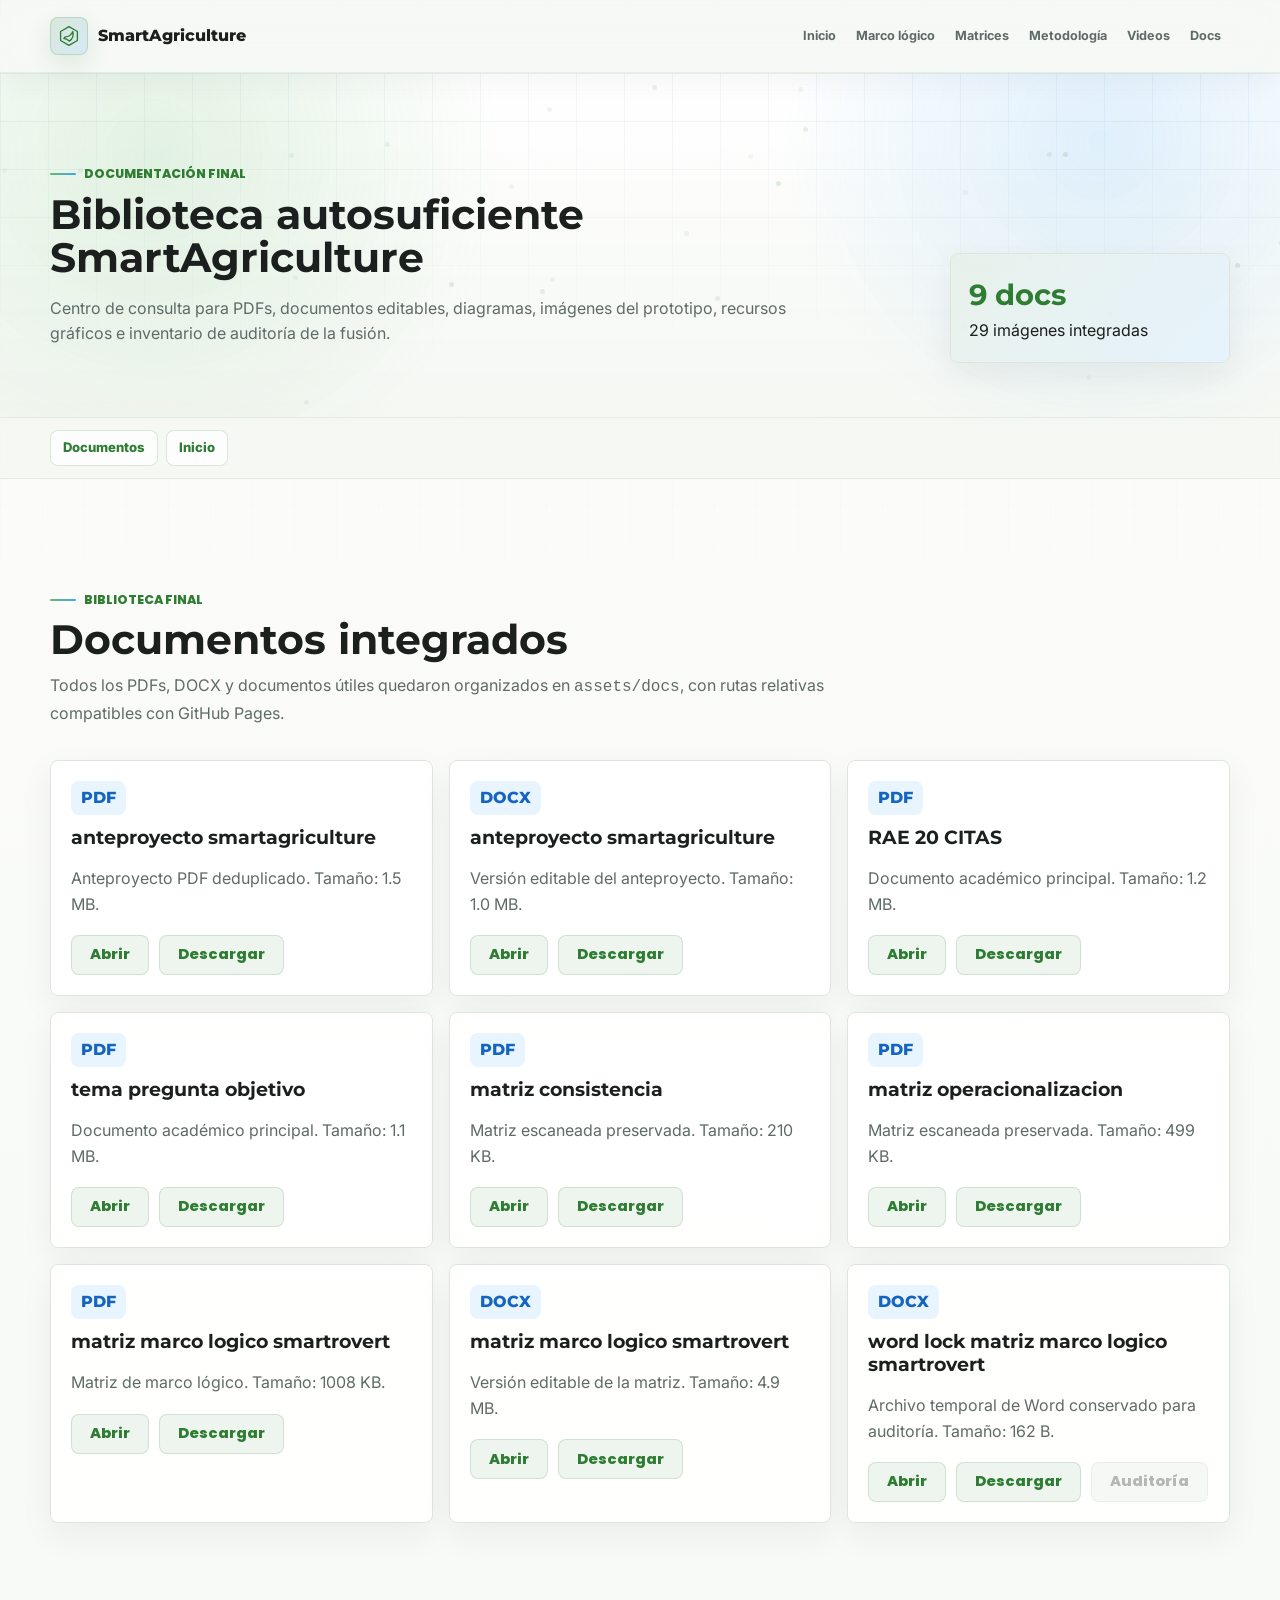
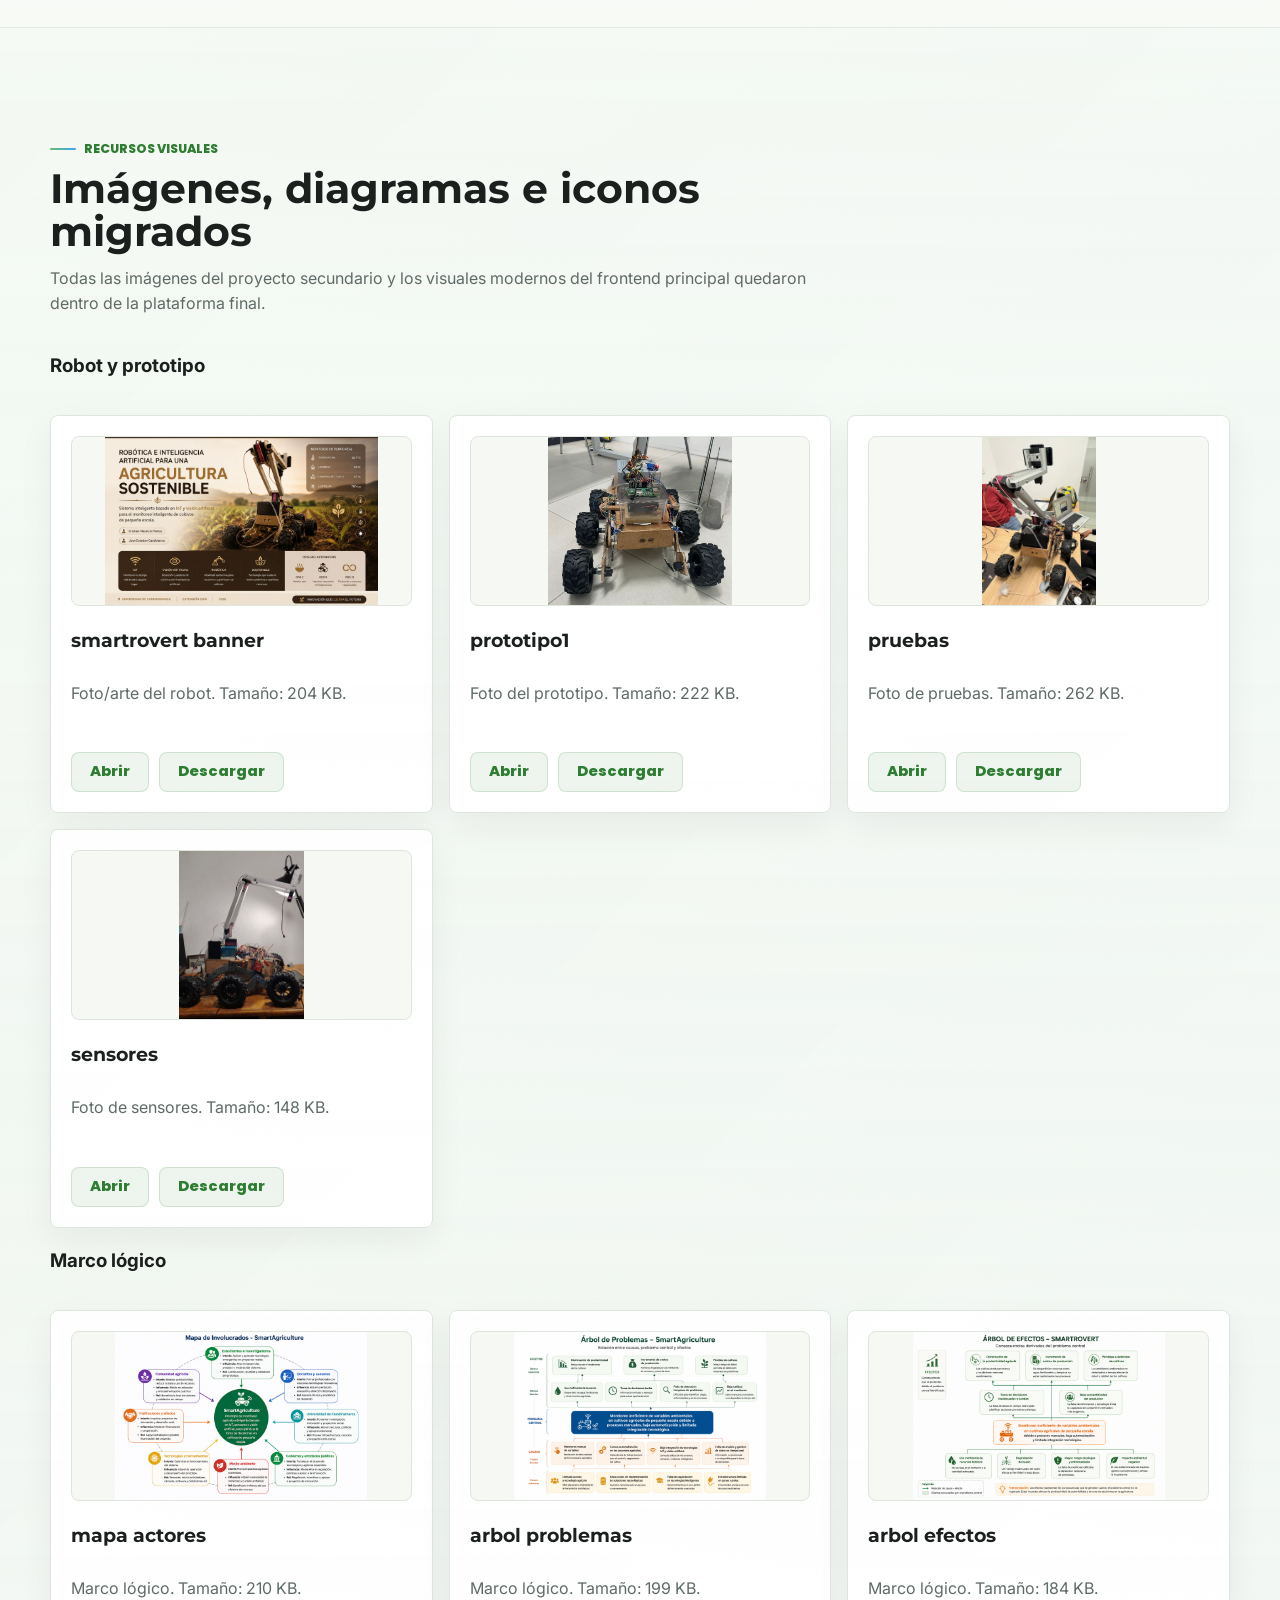
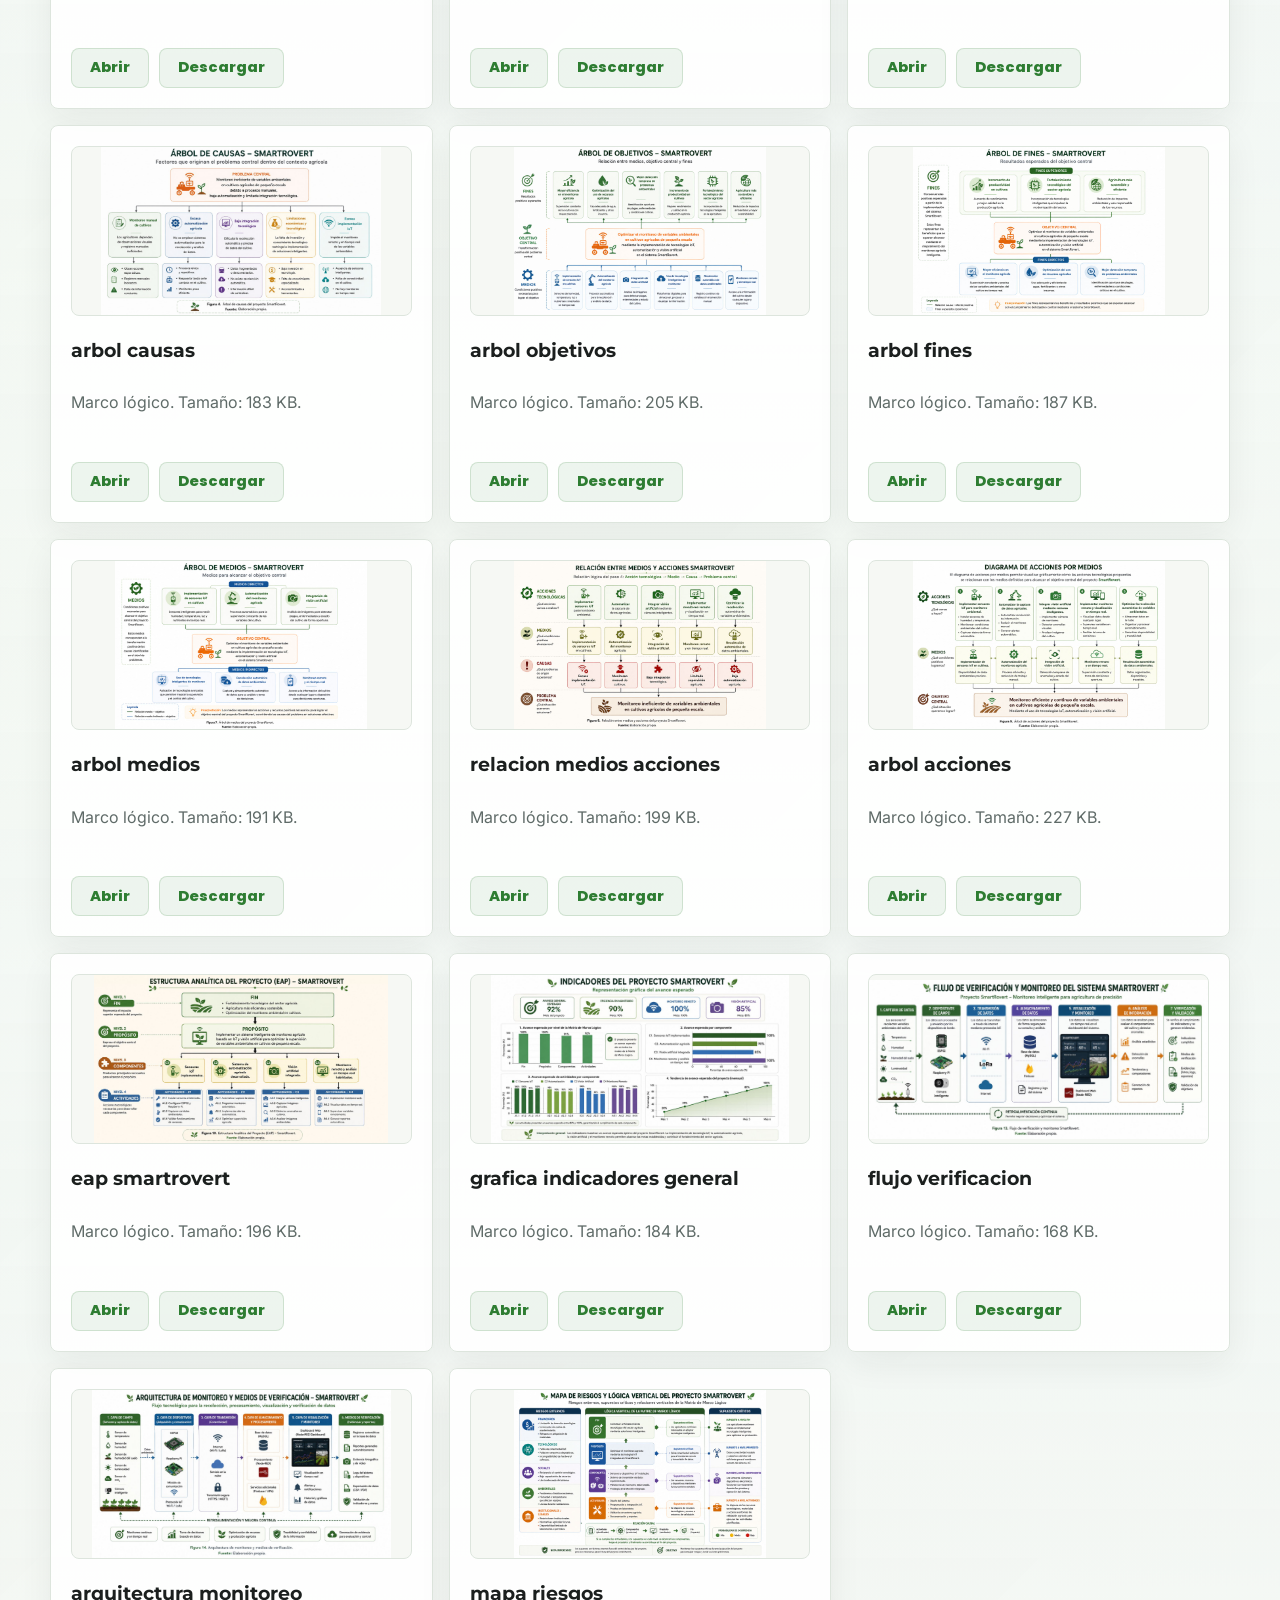
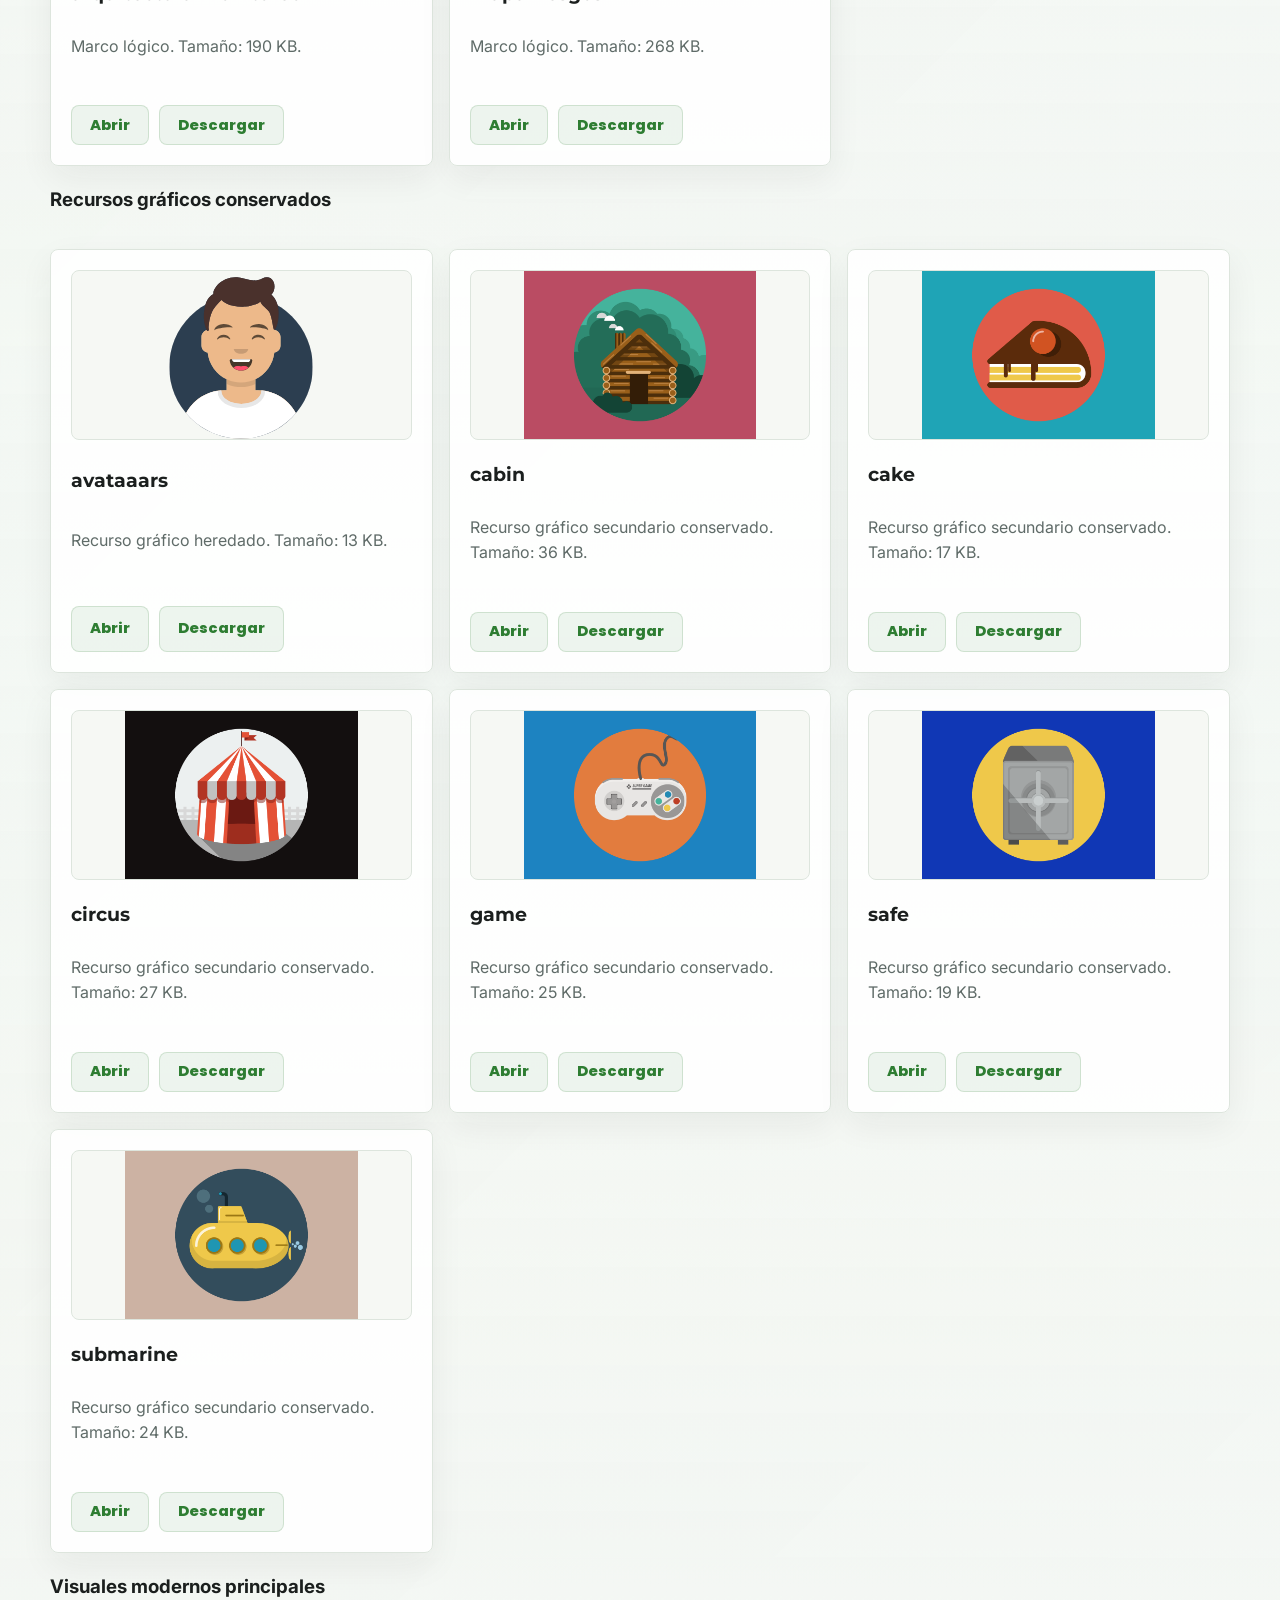
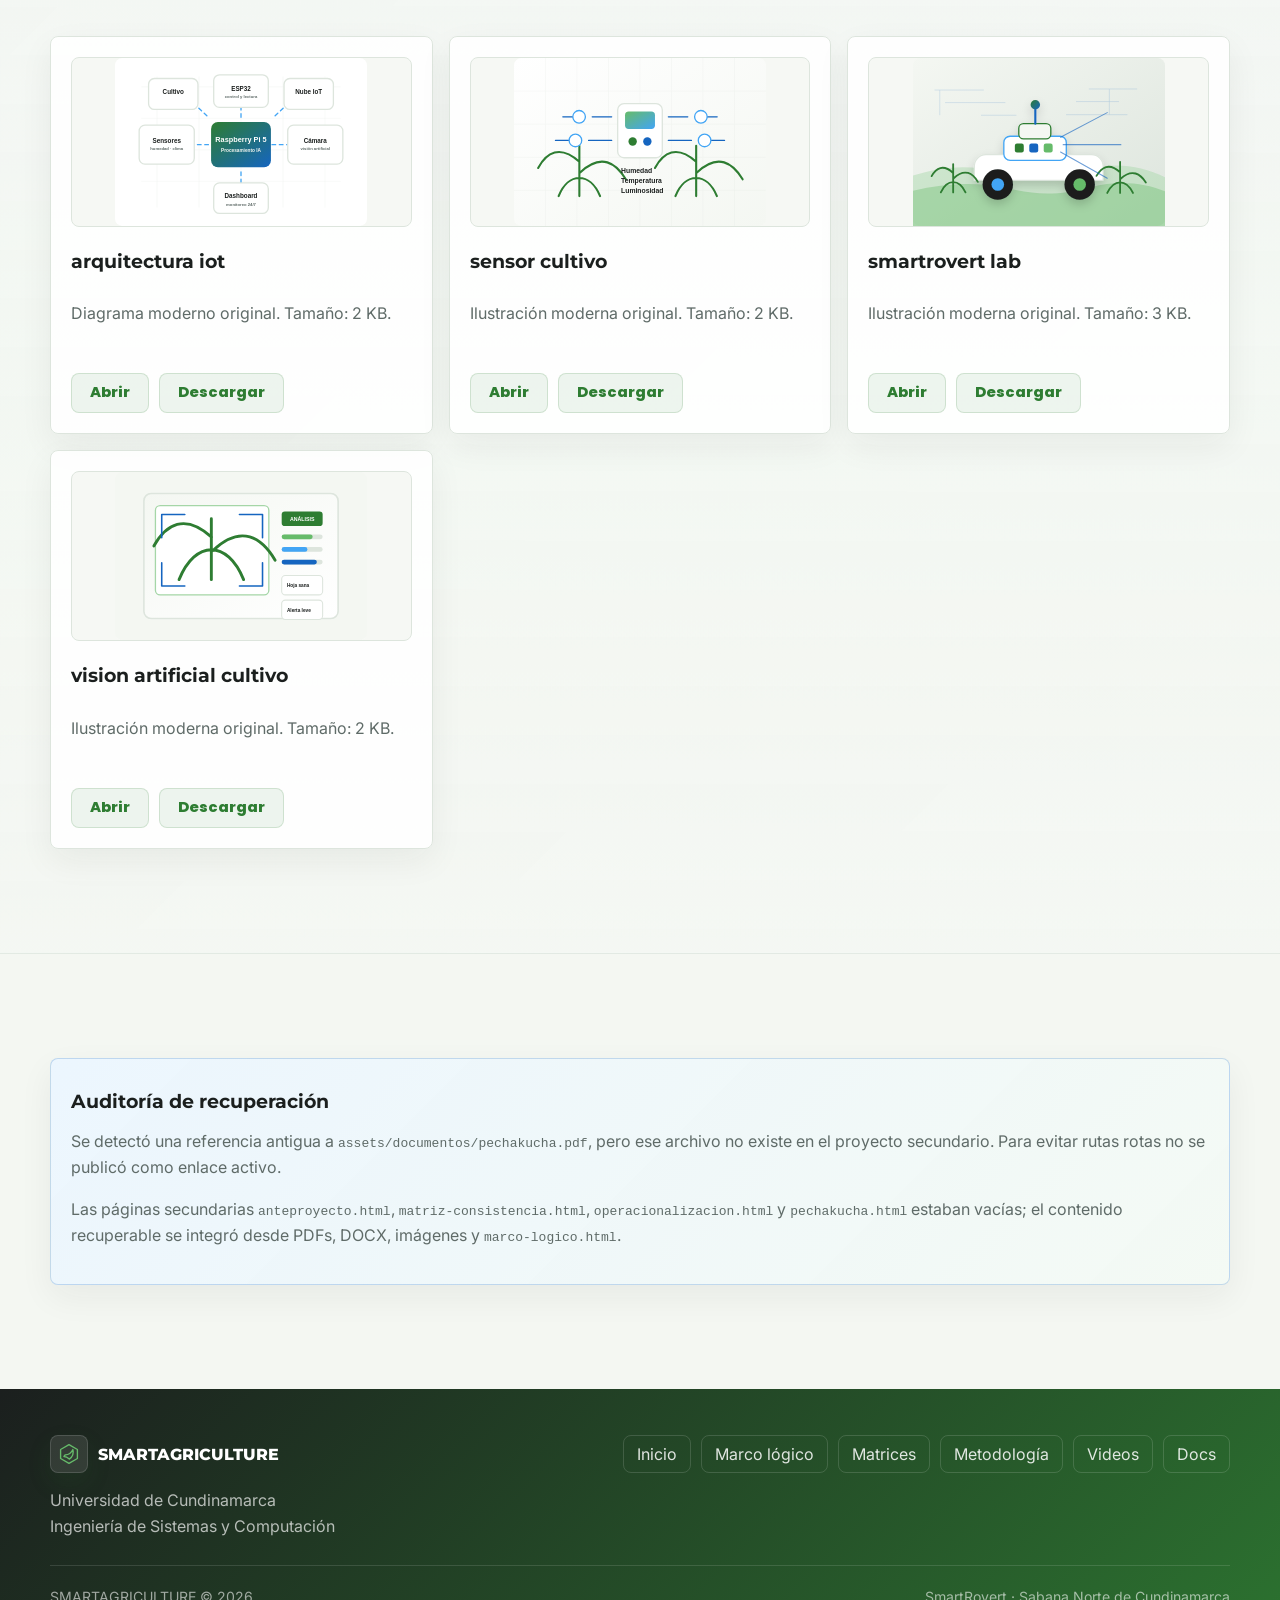
<file: pages/documentacion.html>
<!DOCTYPE html>
<html lang="es">
<head>
  <meta charset="UTF-8">
  <meta name="viewport" content="width=device-width, initial-scale=1.0">
  <meta name="description" content="Biblioteca documental y visual final de SmartAgriculture con recursos integrados para producción y GitHub Pages.">
  <title>Documentación | SmartAgriculture</title>
  <link rel="icon" type="image/x-icon" href="../assets/icons/favicon.ico">
  <link rel="preconnect" href="https://fonts.googleapis.com">
  <link rel="preconnect" href="https://fonts.gstatic.com" crossorigin>
  <link href="https://fonts.googleapis.com/css2?family=Inter:wght@400;500;600;700;800&family=Montserrat:wght@600;700;800&family=Poppins:wght@400;500;600;700&display=swap" rel="stylesheet">
  <link rel="stylesheet" href="../style.css">
</head>
<body>

  <div class="cursor-light" aria-hidden="true"></div>
  <a class="skip-link" href="#contenido">Saltar al contenido</a>
  <header class="site-header" id="siteHeader">
    <nav class="navbar container" aria-label="Navegación principal">
      <a class="brand" href="../index.html#inicio" aria-label="SmartAgriculture inicio">
        <span class="brand-mark" aria-hidden="true">
          <svg viewBox="0 0 32 32"><path d="M16 3.5 27.2 10v12L16 28.5 4.8 22V10L16 3.5Z"></path><path d="M10.8 17.2c4.8.1 8.2-2.3 10.4-7.1 1.3 5-.5 9.5-4.8 12.7-2.4-2.2-4.2-3.6-7.2-3.5.4-.7.9-1.4 1.6-2.1Z"></path></svg>
        </span>
        <span>SmartAgriculture</span>
      </a>
      <button class="nav-toggle" type="button" aria-label="Abrir menú" aria-expanded="false" aria-controls="navMenu">
        <span></span><span></span><span></span>
      </button>
      <div class="nav-menu" id="navMenu">
        <a href="../index.html">Inicio</a>
        <a href="marco-logico.html">Marco lógico</a>
        <a href="matrices.html">Matrices</a>
        <a href="metodologia.html">Metodología</a>
        <a href="../index.html#videos">Videos</a>
        <a href="../pages/documentacion.html">Docs</a>
      </div>
    </nav>
  </header>
  <main id="contenido">
    <section class="page-hero" id="documentacion">
      <div class="particle-field" id="particleField" aria-hidden="true"></div>
      <div class="container page-hero-grid">
        <div class="reveal">
          <span class="eyebrow">Documentación final</span>
          <h1>Biblioteca autosuficiente SmartAgriculture</h1>
          <p>Centro de consulta para PDFs, documentos editables, diagramas, imágenes del prototipo, recursos gráficos e inventario de auditoría de la fusión.</p>
        </div>
        <aside class="page-hero-card reveal reveal-delay">
          <strong>9 docs</strong>
          <span>29 imágenes integradas</span>
        </aside>
      </div>
    </section>
    <nav class="page-tabs" aria-label="Secciones internas"><div class="container"><a href="#contenido">Documentos</a><a href="#documentacion">Inicio</a></div></nav>

    <section class="section">
      <div class="container">
        <div class="section-heading reveal">
          <span class="eyebrow">Biblioteca final</span>
          <h2>Documentos integrados</h2>
          <p>Todos los PDFs, DOCX y documentos útiles quedaron organizados en <code>assets/docs</code>, con rutas relativas compatibles con GitHub Pages.</p>
        </div>
        <div class="resource-grid">
          
        <article class="resource-card reveal">
          <span class="resource-type">PDF</span>
          <h3>anteproyecto smartagriculture</h3>
          <p>Anteproyecto PDF deduplicado. Tamaño: 1.5 MB.</p>
          <div class="resource-actions">
            <a class="download-btn" href="../assets/docs/anteproyecto-smartagriculture.pdf" target="_blank" rel="noreferrer">Abrir</a>
            <a class="download-btn" href="../assets/docs/anteproyecto-smartagriculture.pdf" download>Descargar</a>
            
          </div>
        </article>
        <article class="resource-card reveal">
          <span class="resource-type">DOCX</span>
          <h3>anteproyecto smartagriculture</h3>
          <p>Versión editable del anteproyecto. Tamaño: 1.0 MB.</p>
          <div class="resource-actions">
            <a class="download-btn" href="../assets/docs/anteproyecto-smartagriculture.docx" target="_blank" rel="noreferrer">Abrir</a>
            <a class="download-btn" href="../assets/docs/anteproyecto-smartagriculture.docx" download>Descargar</a>
            
          </div>
        </article>
        <article class="resource-card reveal">
          <span class="resource-type">PDF</span>
          <h3>RAE 20 CITAS</h3>
          <p>Documento académico principal. Tamaño: 1.2 MB.</p>
          <div class="resource-actions">
            <a class="download-btn" href="../assets/docs/RAE-20-CITAS.pdf" target="_blank" rel="noreferrer">Abrir</a>
            <a class="download-btn" href="../assets/docs/RAE-20-CITAS.pdf" download>Descargar</a>
            
          </div>
        </article>
        <article class="resource-card reveal">
          <span class="resource-type">PDF</span>
          <h3>tema pregunta objetivo</h3>
          <p>Documento académico principal. Tamaño: 1.1 MB.</p>
          <div class="resource-actions">
            <a class="download-btn" href="../assets/docs/tema-pregunta-objetivo.pdf" target="_blank" rel="noreferrer">Abrir</a>
            <a class="download-btn" href="../assets/docs/tema-pregunta-objetivo.pdf" download>Descargar</a>
            
          </div>
        </article>
        <article class="resource-card reveal">
          <span class="resource-type">PDF</span>
          <h3>matriz consistencia</h3>
          <p>Matriz escaneada preservada. Tamaño: 210 KB.</p>
          <div class="resource-actions">
            <a class="download-btn" href="../assets/docs/matriz-consistencia.pdf" target="_blank" rel="noreferrer">Abrir</a>
            <a class="download-btn" href="../assets/docs/matriz-consistencia.pdf" download>Descargar</a>
            
          </div>
        </article>
        <article class="resource-card reveal">
          <span class="resource-type">PDF</span>
          <h3>matriz operacionalizacion</h3>
          <p>Matriz escaneada preservada. Tamaño: 499 KB.</p>
          <div class="resource-actions">
            <a class="download-btn" href="../assets/docs/matriz-operacionalizacion.pdf" target="_blank" rel="noreferrer">Abrir</a>
            <a class="download-btn" href="../assets/docs/matriz-operacionalizacion.pdf" download>Descargar</a>
            
          </div>
        </article>
        <article class="resource-card reveal">
          <span class="resource-type">PDF</span>
          <h3>matriz marco logico smartrovert</h3>
          <p>Matriz de marco lógico. Tamaño: 1008 KB.</p>
          <div class="resource-actions">
            <a class="download-btn" href="../assets/docs/matriz-marco-logico-smartrovert.pdf" target="_blank" rel="noreferrer">Abrir</a>
            <a class="download-btn" href="../assets/docs/matriz-marco-logico-smartrovert.pdf" download>Descargar</a>
            
          </div>
        </article>
        <article class="resource-card reveal">
          <span class="resource-type">DOCX</span>
          <h3>matriz marco logico smartrovert</h3>
          <p>Versión editable de la matriz. Tamaño: 4.9 MB.</p>
          <div class="resource-actions">
            <a class="download-btn" href="../assets/docs/matriz-marco-logico-smartrovert.docx" target="_blank" rel="noreferrer">Abrir</a>
            <a class="download-btn" href="../assets/docs/matriz-marco-logico-smartrovert.docx" download>Descargar</a>
            
          </div>
        </article>
        <article class="resource-card reveal">
          <span class="resource-type">DOCX</span>
          <h3>word lock matriz marco logico smartrovert</h3>
          <p>Archivo temporal de Word conservado para auditoría. Tamaño: 162 B.</p>
          <div class="resource-actions">
            <a class="download-btn" href="../assets/docs/revision/word-lock-matriz-marco-logico-smartrovert.docx" target="_blank" rel="noreferrer">Abrir</a>
            <a class="download-btn" href="../assets/docs/revision/word-lock-matriz-marco-logico-smartrovert.docx" download>Descargar</a>
            <span class="download-btn is-disabled">Auditoría</span>
          </div>
        </article>
        </div>
      </div>
    </section>

    <section class="section section-alt">
      <div class="container">
        <div class="section-heading reveal">
          <span class="eyebrow">Recursos visuales</span>
          <h2>Imágenes, diagramas e iconos migrados</h2>
          <p>Todas las imágenes del proyecto secundario y los visuales modernos del frontend principal quedaron dentro de la plataforma final.</p>
        </div>
        
        <div class="section-heading compact-heading reveal">
          <h3>Robot y prototipo</h3>
        </div>
        <div class="asset-gallery">
          <article class="asset-card reveal"><img src="../assets/images/robot/smartrovert-banner.png" alt="smartrovert banner"><h3>smartrovert banner</h3><p>Foto/arte del robot. Tamaño: 204 KB.</p><div class="asset-actions"><a class="download-btn" href="../assets/images/robot/smartrovert-banner.png" target="_blank" rel="noreferrer">Abrir</a><a class="download-btn" href="../assets/images/robot/smartrovert-banner.png" download>Descargar</a></div></article><article class="asset-card reveal"><img src="../assets/images/robot/prototipo1.jpg" alt="prototipo1"><h3>prototipo1</h3><p>Foto del prototipo. Tamaño: 222 KB.</p><div class="asset-actions"><a class="download-btn" href="../assets/images/robot/prototipo1.jpg" target="_blank" rel="noreferrer">Abrir</a><a class="download-btn" href="../assets/images/robot/prototipo1.jpg" download>Descargar</a></div></article><article class="asset-card reveal"><img src="../assets/images/robot/pruebas.jpg" alt="pruebas"><h3>pruebas</h3><p>Foto de pruebas. Tamaño: 262 KB.</p><div class="asset-actions"><a class="download-btn" href="../assets/images/robot/pruebas.jpg" target="_blank" rel="noreferrer">Abrir</a><a class="download-btn" href="../assets/images/robot/pruebas.jpg" download>Descargar</a></div></article><article class="asset-card reveal"><img src="../assets/images/robot/sensores.jpg" alt="sensores"><h3>sensores</h3><p>Foto de sensores. Tamaño: 148 KB.</p><div class="asset-actions"><a class="download-btn" href="../assets/images/robot/sensores.jpg" target="_blank" rel="noreferrer">Abrir</a><a class="download-btn" href="../assets/images/robot/sensores.jpg" download>Descargar</a></div></article>
        </div>
        <div class="section-heading compact-heading reveal">
          <h3>Marco lógico</h3>
        </div>
        <div class="asset-gallery">
          <article class="asset-card reveal"><img src="../assets/images/marco-logico/mapa-actores.png" alt="mapa actores"><h3>mapa actores</h3><p>Marco lógico. Tamaño: 210 KB.</p><div class="asset-actions"><a class="download-btn" href="../assets/images/marco-logico/mapa-actores.png" target="_blank" rel="noreferrer">Abrir</a><a class="download-btn" href="../assets/images/marco-logico/mapa-actores.png" download>Descargar</a></div></article><article class="asset-card reveal"><img src="../assets/images/marco-logico/arbol-problemas.png" alt="arbol problemas"><h3>arbol problemas</h3><p>Marco lógico. Tamaño: 199 KB.</p><div class="asset-actions"><a class="download-btn" href="../assets/images/marco-logico/arbol-problemas.png" target="_blank" rel="noreferrer">Abrir</a><a class="download-btn" href="../assets/images/marco-logico/arbol-problemas.png" download>Descargar</a></div></article><article class="asset-card reveal"><img src="../assets/images/marco-logico/arbol-efectos.png" alt="arbol efectos"><h3>arbol efectos</h3><p>Marco lógico. Tamaño: 184 KB.</p><div class="asset-actions"><a class="download-btn" href="../assets/images/marco-logico/arbol-efectos.png" target="_blank" rel="noreferrer">Abrir</a><a class="download-btn" href="../assets/images/marco-logico/arbol-efectos.png" download>Descargar</a></div></article><article class="asset-card reveal"><img src="../assets/images/marco-logico/arbol-causas.png" alt="arbol causas"><h3>arbol causas</h3><p>Marco lógico. Tamaño: 183 KB.</p><div class="asset-actions"><a class="download-btn" href="../assets/images/marco-logico/arbol-causas.png" target="_blank" rel="noreferrer">Abrir</a><a class="download-btn" href="../assets/images/marco-logico/arbol-causas.png" download>Descargar</a></div></article><article class="asset-card reveal"><img src="../assets/images/marco-logico/arbol-objetivos.png" alt="arbol objetivos"><h3>arbol objetivos</h3><p>Marco lógico. Tamaño: 205 KB.</p><div class="asset-actions"><a class="download-btn" href="../assets/images/marco-logico/arbol-objetivos.png" target="_blank" rel="noreferrer">Abrir</a><a class="download-btn" href="../assets/images/marco-logico/arbol-objetivos.png" download>Descargar</a></div></article><article class="asset-card reveal"><img src="../assets/images/marco-logico/arbol-fines.png" alt="arbol fines"><h3>arbol fines</h3><p>Marco lógico. Tamaño: 187 KB.</p><div class="asset-actions"><a class="download-btn" href="../assets/images/marco-logico/arbol-fines.png" target="_blank" rel="noreferrer">Abrir</a><a class="download-btn" href="../assets/images/marco-logico/arbol-fines.png" download>Descargar</a></div></article><article class="asset-card reveal"><img src="../assets/images/marco-logico/arbol-medios.png" alt="arbol medios"><h3>arbol medios</h3><p>Marco lógico. Tamaño: 191 KB.</p><div class="asset-actions"><a class="download-btn" href="../assets/images/marco-logico/arbol-medios.png" target="_blank" rel="noreferrer">Abrir</a><a class="download-btn" href="../assets/images/marco-logico/arbol-medios.png" download>Descargar</a></div></article><article class="asset-card reveal"><img src="../assets/images/marco-logico/relacion-medios-acciones.png" alt="relacion medios acciones"><h3>relacion medios acciones</h3><p>Marco lógico. Tamaño: 199 KB.</p><div class="asset-actions"><a class="download-btn" href="../assets/images/marco-logico/relacion-medios-acciones.png" target="_blank" rel="noreferrer">Abrir</a><a class="download-btn" href="../assets/images/marco-logico/relacion-medios-acciones.png" download>Descargar</a></div></article><article class="asset-card reveal"><img src="../assets/images/marco-logico/arbol-acciones.png" alt="arbol acciones"><h3>arbol acciones</h3><p>Marco lógico. Tamaño: 227 KB.</p><div class="asset-actions"><a class="download-btn" href="../assets/images/marco-logico/arbol-acciones.png" target="_blank" rel="noreferrer">Abrir</a><a class="download-btn" href="../assets/images/marco-logico/arbol-acciones.png" download>Descargar</a></div></article><article class="asset-card reveal"><img src="../assets/images/marco-logico/eap-smartrovert.png" alt="eap smartrovert"><h3>eap smartrovert</h3><p>Marco lógico. Tamaño: 196 KB.</p><div class="asset-actions"><a class="download-btn" href="../assets/images/marco-logico/eap-smartrovert.png" target="_blank" rel="noreferrer">Abrir</a><a class="download-btn" href="../assets/images/marco-logico/eap-smartrovert.png" download>Descargar</a></div></article><article class="asset-card reveal"><img src="../assets/images/marco-logico/grafica-indicadores-general.png" alt="grafica indicadores general"><h3>grafica indicadores general</h3><p>Marco lógico. Tamaño: 184 KB.</p><div class="asset-actions"><a class="download-btn" href="../assets/images/marco-logico/grafica-indicadores-general.png" target="_blank" rel="noreferrer">Abrir</a><a class="download-btn" href="../assets/images/marco-logico/grafica-indicadores-general.png" download>Descargar</a></div></article><article class="asset-card reveal"><img src="../assets/images/marco-logico/flujo-verificacion.png" alt="flujo verificacion"><h3>flujo verificacion</h3><p>Marco lógico. Tamaño: 168 KB.</p><div class="asset-actions"><a class="download-btn" href="../assets/images/marco-logico/flujo-verificacion.png" target="_blank" rel="noreferrer">Abrir</a><a class="download-btn" href="../assets/images/marco-logico/flujo-verificacion.png" download>Descargar</a></div></article><article class="asset-card reveal"><img src="../assets/images/marco-logico/arquitectura-monitoreo.png" alt="arquitectura monitoreo"><h3>arquitectura monitoreo</h3><p>Marco lógico. Tamaño: 190 KB.</p><div class="asset-actions"><a class="download-btn" href="../assets/images/marco-logico/arquitectura-monitoreo.png" target="_blank" rel="noreferrer">Abrir</a><a class="download-btn" href="../assets/images/marco-logico/arquitectura-monitoreo.png" download>Descargar</a></div></article><article class="asset-card reveal"><img src="../assets/images/marco-logico/mapa-riesgos.png" alt="mapa riesgos"><h3>mapa riesgos</h3><p>Marco lógico. Tamaño: 268 KB.</p><div class="asset-actions"><a class="download-btn" href="../assets/images/marco-logico/mapa-riesgos.png" target="_blank" rel="noreferrer">Abrir</a><a class="download-btn" href="../assets/images/marco-logico/mapa-riesgos.png" download>Descargar</a></div></article>
        </div>
        <div class="section-heading compact-heading reveal">
          <h3>Recursos gráficos conservados</h3>
        </div>
        <div class="asset-gallery">
          <article class="asset-card reveal"><img src="../assets/images/academic/avataaars.svg" alt="avataaars"><h3>avataaars</h3><p>Recurso gráfico heredado. Tamaño: 13 KB.</p><div class="asset-actions"><a class="download-btn" href="../assets/images/academic/avataaars.svg" target="_blank" rel="noreferrer">Abrir</a><a class="download-btn" href="../assets/images/academic/avataaars.svg" download>Descargar</a></div></article><article class="asset-card reveal"><img src="../assets/images/portfolio-legacy/cabin.png" alt="cabin"><h3>cabin</h3><p>Recurso gráfico secundario conservado. Tamaño: 36 KB.</p><div class="asset-actions"><a class="download-btn" href="../assets/images/portfolio-legacy/cabin.png" target="_blank" rel="noreferrer">Abrir</a><a class="download-btn" href="../assets/images/portfolio-legacy/cabin.png" download>Descargar</a></div></article><article class="asset-card reveal"><img src="../assets/images/portfolio-legacy/cake.png" alt="cake"><h3>cake</h3><p>Recurso gráfico secundario conservado. Tamaño: 17 KB.</p><div class="asset-actions"><a class="download-btn" href="../assets/images/portfolio-legacy/cake.png" target="_blank" rel="noreferrer">Abrir</a><a class="download-btn" href="../assets/images/portfolio-legacy/cake.png" download>Descargar</a></div></article><article class="asset-card reveal"><img src="../assets/images/portfolio-legacy/circus.png" alt="circus"><h3>circus</h3><p>Recurso gráfico secundario conservado. Tamaño: 27 KB.</p><div class="asset-actions"><a class="download-btn" href="../assets/images/portfolio-legacy/circus.png" target="_blank" rel="noreferrer">Abrir</a><a class="download-btn" href="../assets/images/portfolio-legacy/circus.png" download>Descargar</a></div></article><article class="asset-card reveal"><img src="../assets/images/portfolio-legacy/game.png" alt="game"><h3>game</h3><p>Recurso gráfico secundario conservado. Tamaño: 25 KB.</p><div class="asset-actions"><a class="download-btn" href="../assets/images/portfolio-legacy/game.png" target="_blank" rel="noreferrer">Abrir</a><a class="download-btn" href="../assets/images/portfolio-legacy/game.png" download>Descargar</a></div></article><article class="asset-card reveal"><img src="../assets/images/portfolio-legacy/safe.png" alt="safe"><h3>safe</h3><p>Recurso gráfico secundario conservado. Tamaño: 19 KB.</p><div class="asset-actions"><a class="download-btn" href="../assets/images/portfolio-legacy/safe.png" target="_blank" rel="noreferrer">Abrir</a><a class="download-btn" href="../assets/images/portfolio-legacy/safe.png" download>Descargar</a></div></article><article class="asset-card reveal"><img src="../assets/images/portfolio-legacy/submarine.png" alt="submarine"><h3>submarine</h3><p>Recurso gráfico secundario conservado. Tamaño: 24 KB.</p><div class="asset-actions"><a class="download-btn" href="../assets/images/portfolio-legacy/submarine.png" target="_blank" rel="noreferrer">Abrir</a><a class="download-btn" href="../assets/images/portfolio-legacy/submarine.png" download>Descargar</a></div></article>
        </div>
        <div class="section-heading compact-heading reveal">
          <h3>Visuales modernos principales</h3>
        </div>
        <div class="asset-gallery">
          <article class="asset-card reveal"><img src="../assets/images/arquitectura-iot.svg" alt="arquitectura iot"><h3>arquitectura iot</h3><p>Diagrama moderno original. Tamaño: 2 KB.</p><div class="asset-actions"><a class="download-btn" href="../assets/images/arquitectura-iot.svg" target="_blank" rel="noreferrer">Abrir</a><a class="download-btn" href="../assets/images/arquitectura-iot.svg" download>Descargar</a></div></article><article class="asset-card reveal"><img src="../assets/images/sensor-cultivo.svg" alt="sensor cultivo"><h3>sensor cultivo</h3><p>Ilustración moderna original. Tamaño: 2 KB.</p><div class="asset-actions"><a class="download-btn" href="../assets/images/sensor-cultivo.svg" target="_blank" rel="noreferrer">Abrir</a><a class="download-btn" href="../assets/images/sensor-cultivo.svg" download>Descargar</a></div></article><article class="asset-card reveal"><img src="../assets/images/smartrovert-lab.svg" alt="smartrovert lab"><h3>smartrovert lab</h3><p>Ilustración moderna original. Tamaño: 3 KB.</p><div class="asset-actions"><a class="download-btn" href="../assets/images/smartrovert-lab.svg" target="_blank" rel="noreferrer">Abrir</a><a class="download-btn" href="../assets/images/smartrovert-lab.svg" download>Descargar</a></div></article><article class="asset-card reveal"><img src="../assets/images/vision-artificial-cultivo.svg" alt="vision artificial cultivo"><h3>vision artificial cultivo</h3><p>Ilustración moderna original. Tamaño: 2 KB.</p><div class="asset-actions"><a class="download-btn" href="../assets/images/vision-artificial-cultivo.svg" target="_blank" rel="noreferrer">Abrir</a><a class="download-btn" href="../assets/images/vision-artificial-cultivo.svg" download>Descargar</a></div></article>
        </div>
      </div>
    </section>

    <section class="section">
      <div class="container">
        <div class="notice-panel reveal">
          <h3>Auditoría de recuperación</h3>
          <p>Se detectó una referencia antigua a <code>assets/documentos/pechakucha.pdf</code>, pero ese archivo no existe en el proyecto secundario. Para evitar rutas rotas no se publicó como enlace activo.</p>
          <p>Las páginas secundarias <code>anteproyecto.html</code>, <code>matriz-consistencia.html</code>, <code>operacionalizacion.html</code> y <code>pechakucha.html</code> estaban vacías; el contenido recuperable se integró desde PDFs, DOCX, imágenes y <code>marco-logico.html</code>.</p>
        </div>
      </div>
    </section>
  </main>

  <button class="back-to-top" id="backToTop" type="button" aria-label="Volver arriba">
    <svg viewBox="0 0 24 24" aria-hidden="true"><path d="M12 19V5M5 12l7-7 7 7"></path></svg>
  </button>

  <footer class="site-footer">
    <div class="container footer-grid">
      <div>
        <a class="brand footer-brand" href="../index.html#inicio">
          <span class="brand-mark" aria-hidden="true">
            <svg viewBox="0 0 32 32"><path d="M16 3.5 27.2 10v12L16 28.5 4.8 22V10L16 3.5Z"></path><path d="M10.8 17.2c4.8.1 8.2-2.3 10.4-7.1 1.3 5-.5 9.5-4.8 12.7-2.4-2.2-4.2-3.6-7.2-3.5.4-.7.9-1.4 1.6-2.1Z"></path></svg>
          </span>
          <span>SMARTAGRICULTURE</span>
        </a>
        <p>Universidad de Cundinamarca<br>Ingeniería de Sistemas y Computación</p>
      </div>
      <div class="footer-links" aria-label="Enlaces de plataforma">
        <a href="../index.html">Inicio</a>
        <a href="../pages/marco-logico.html">Marco lógico</a>
        <a href="../pages/matrices.html">Matrices</a>
        <a href="../pages/metodologia.html">Metodología</a>
        <a href="../index.html#videos">Videos</a>
        <a href="../pages/documentacion.html">Docs</a>
      </div>
    </div>
    <div class="footer-bottom container">
      <span>SMARTAGRICULTURE © 2026</span>
      <span>SmartRovert · Sabana Norte de Cundinamarca</span>
    </div>
  </footer>
  <script src="../script.js"></script>
</body>
</html>
</file>
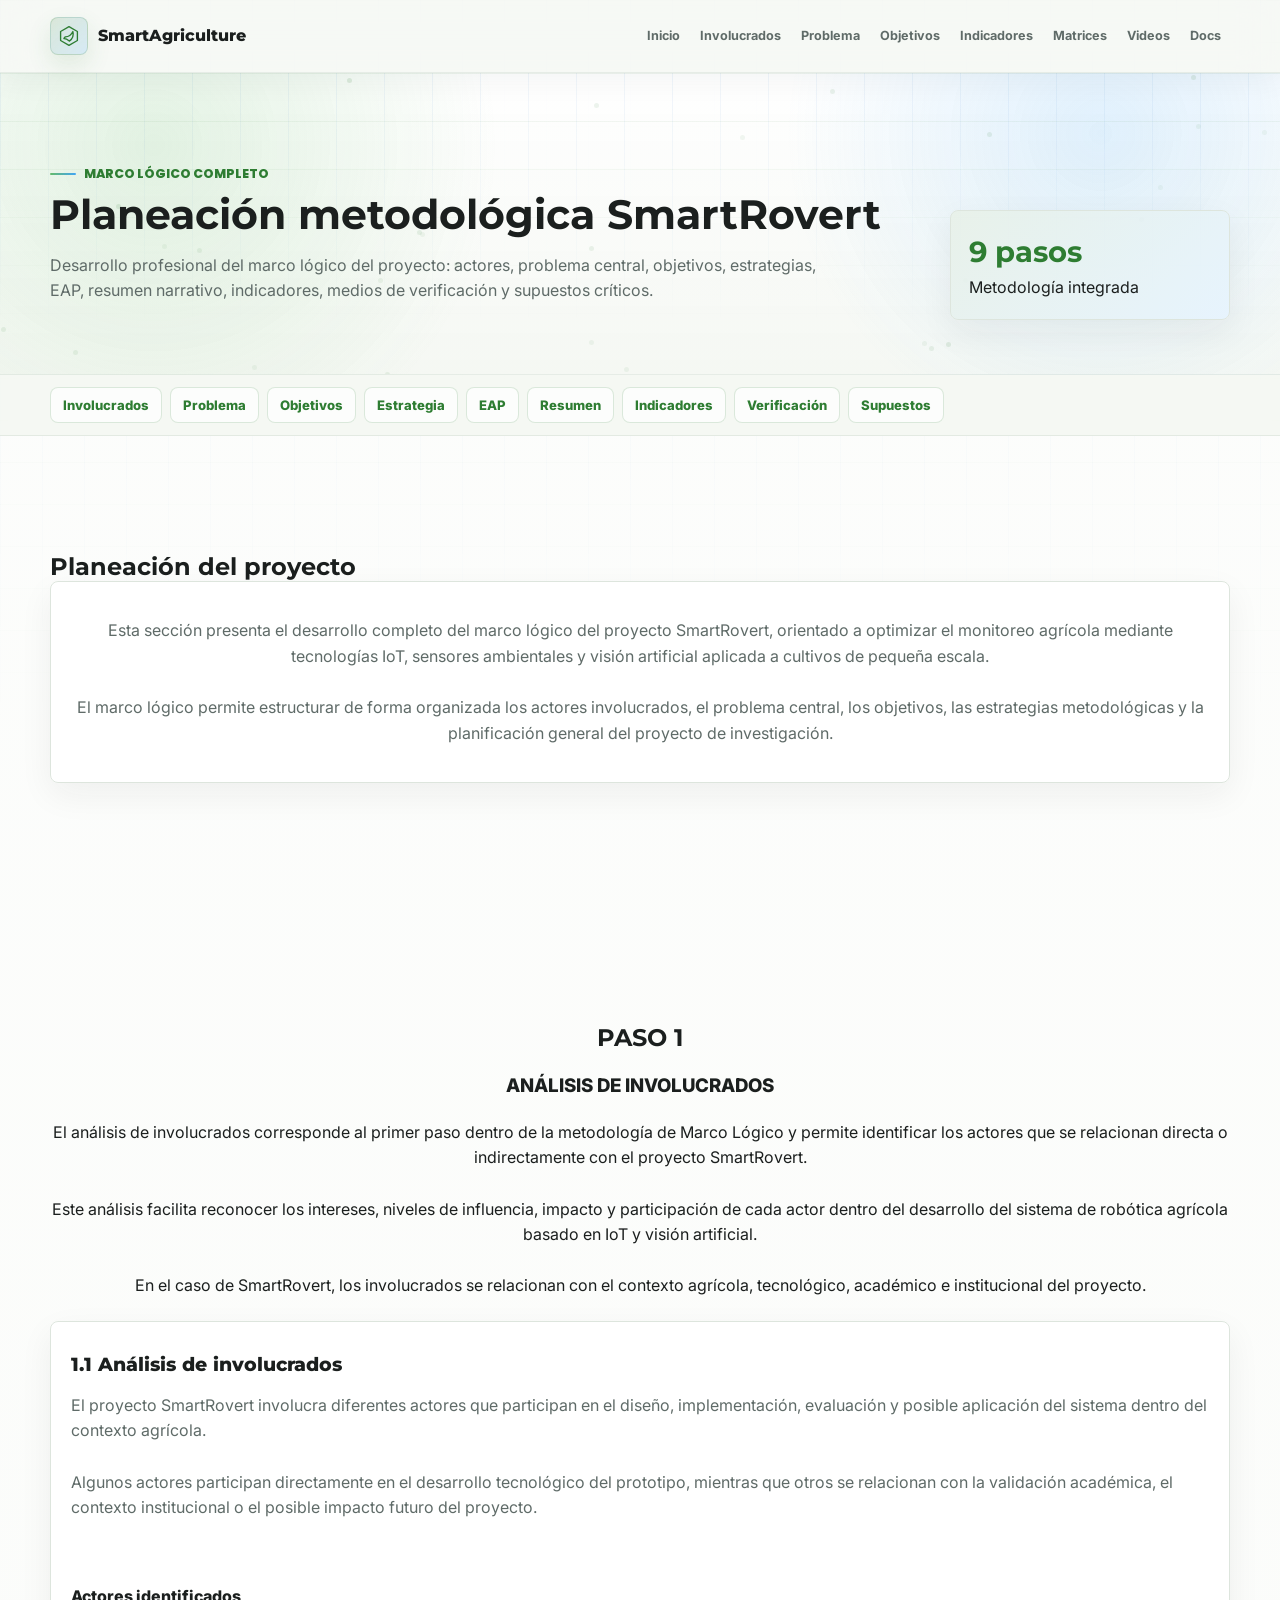
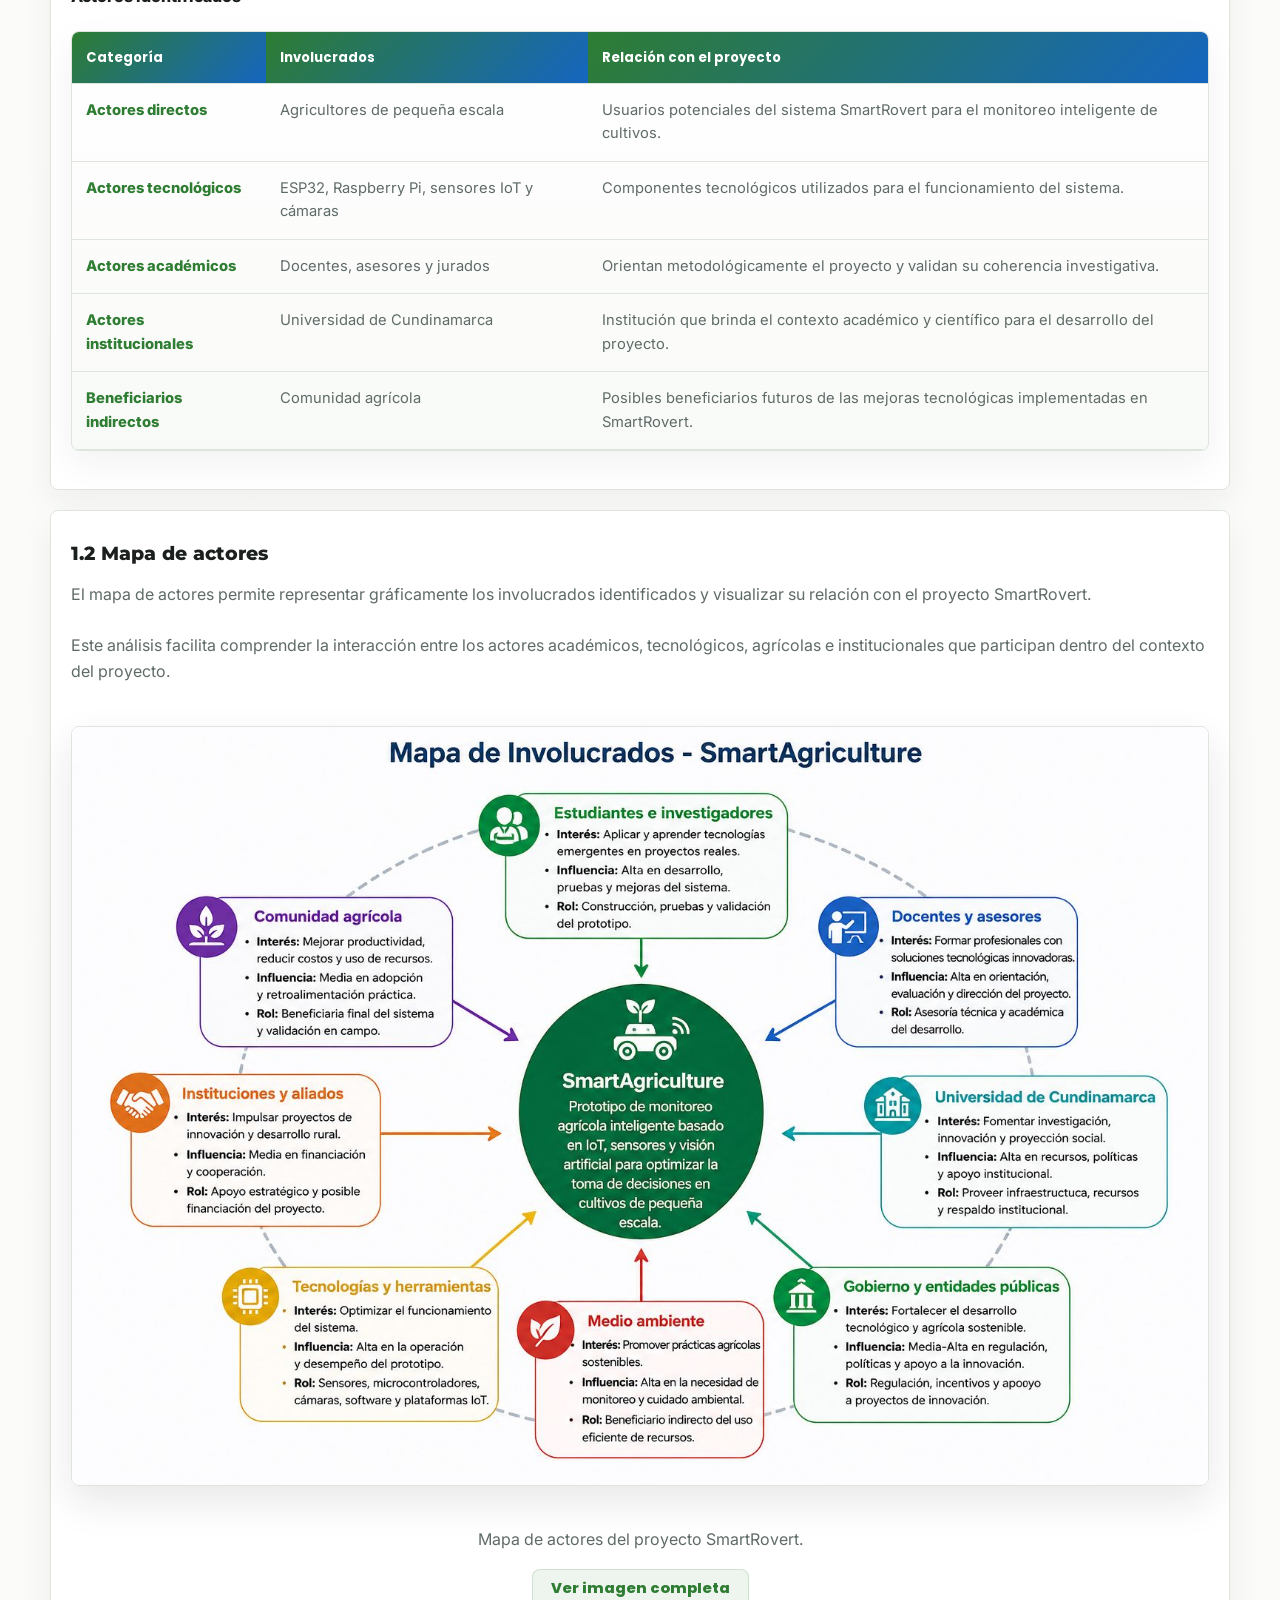
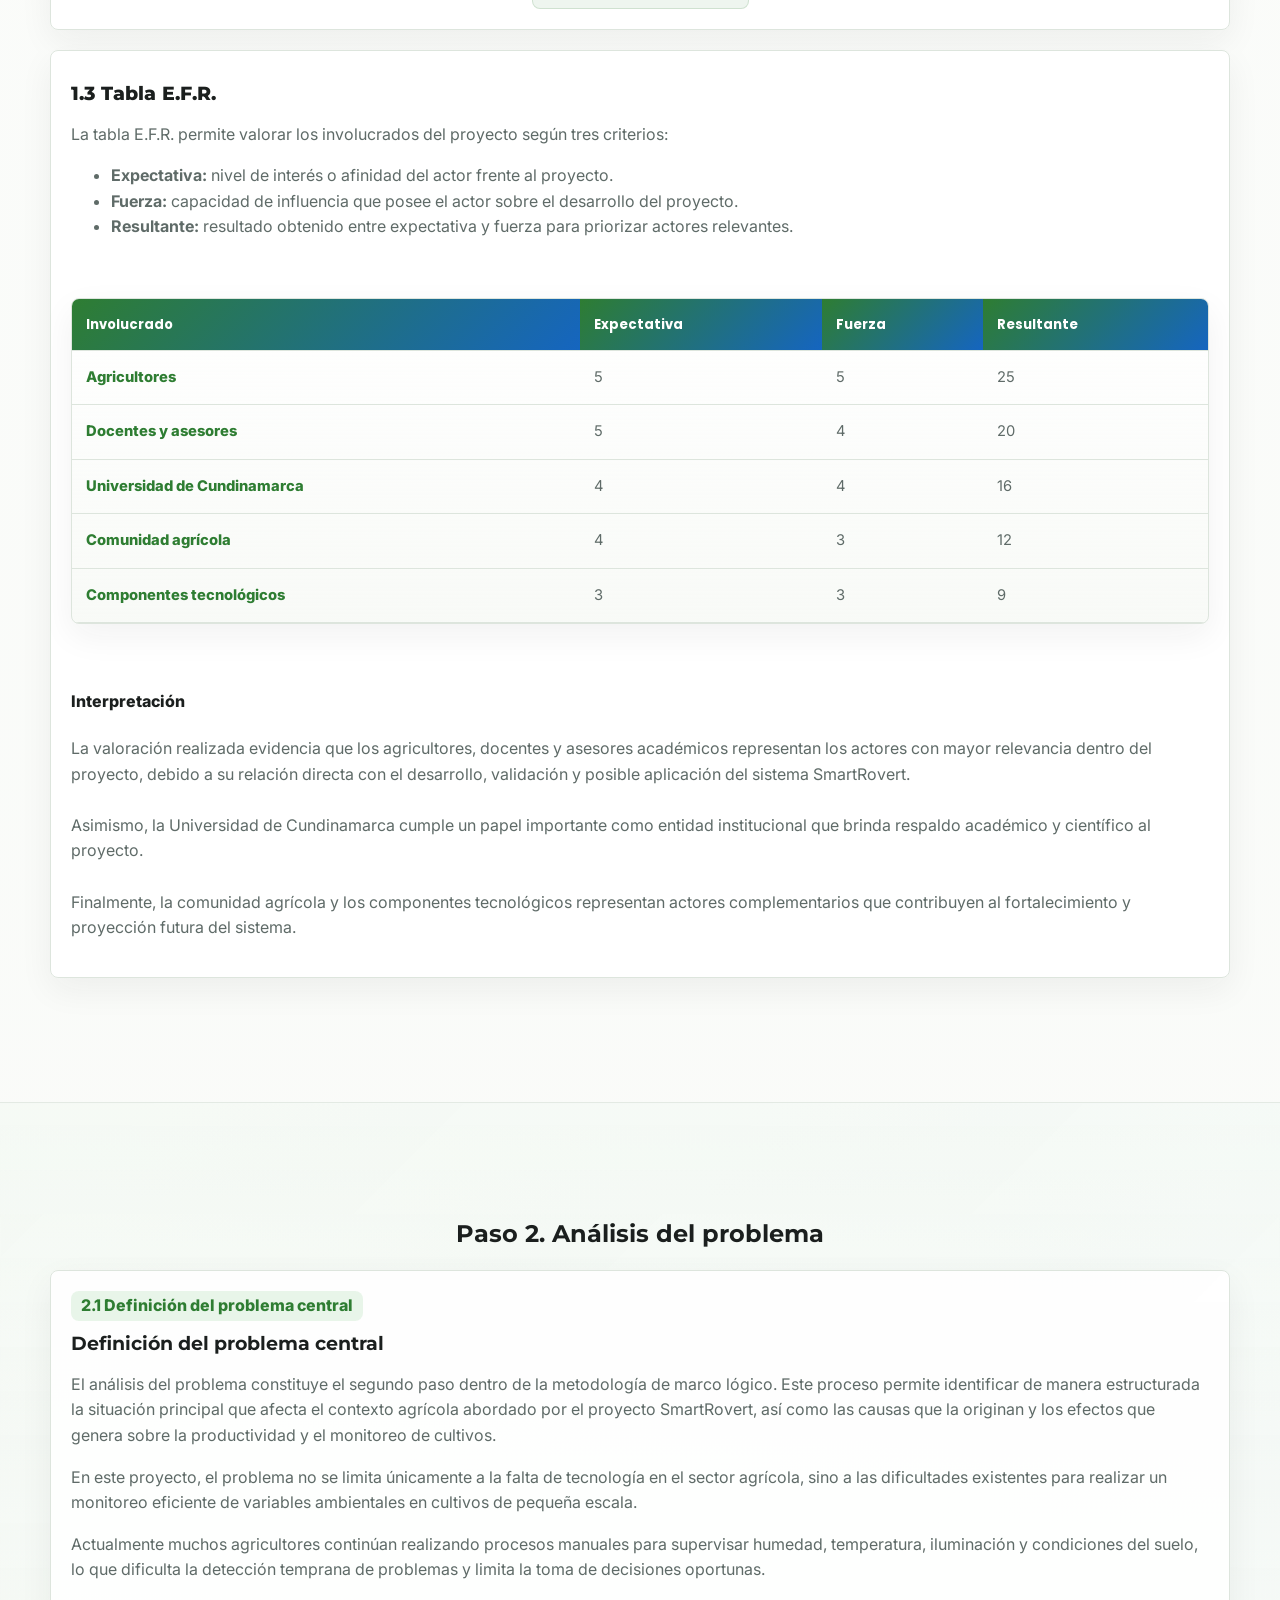
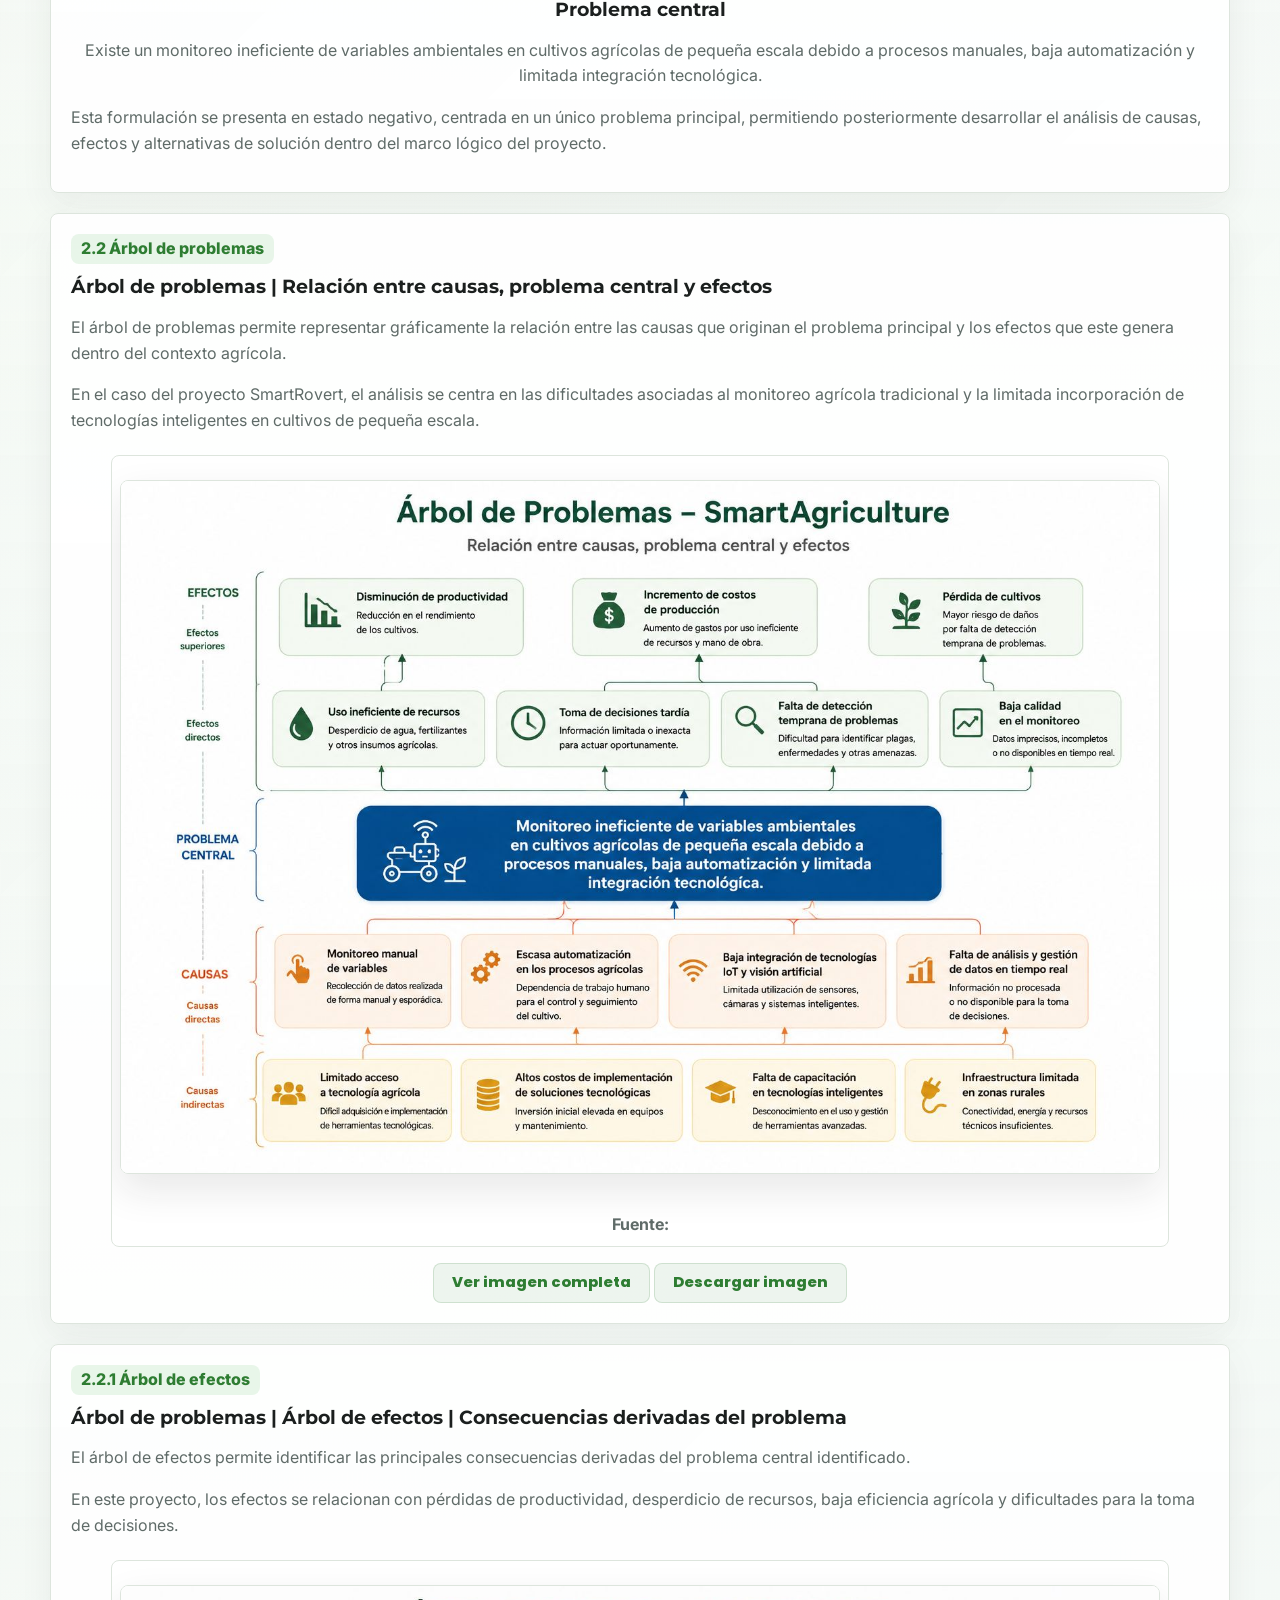
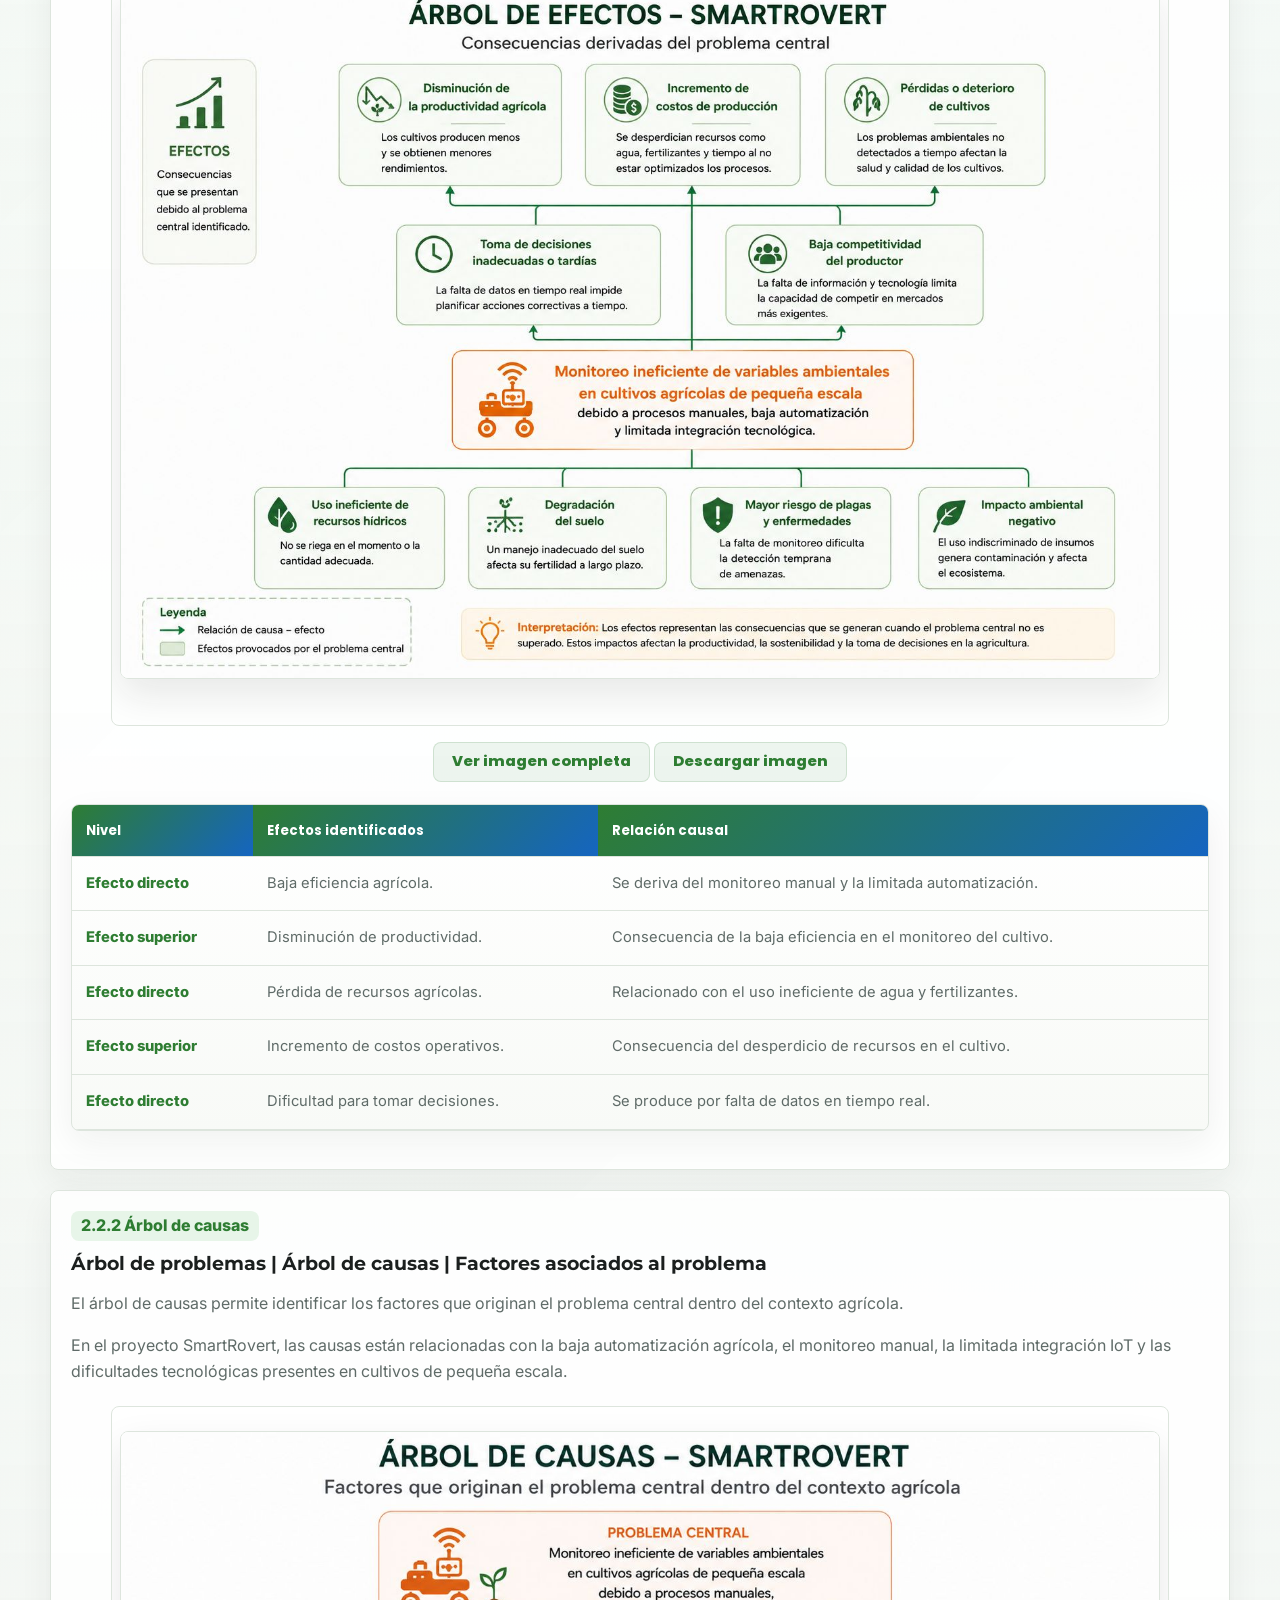
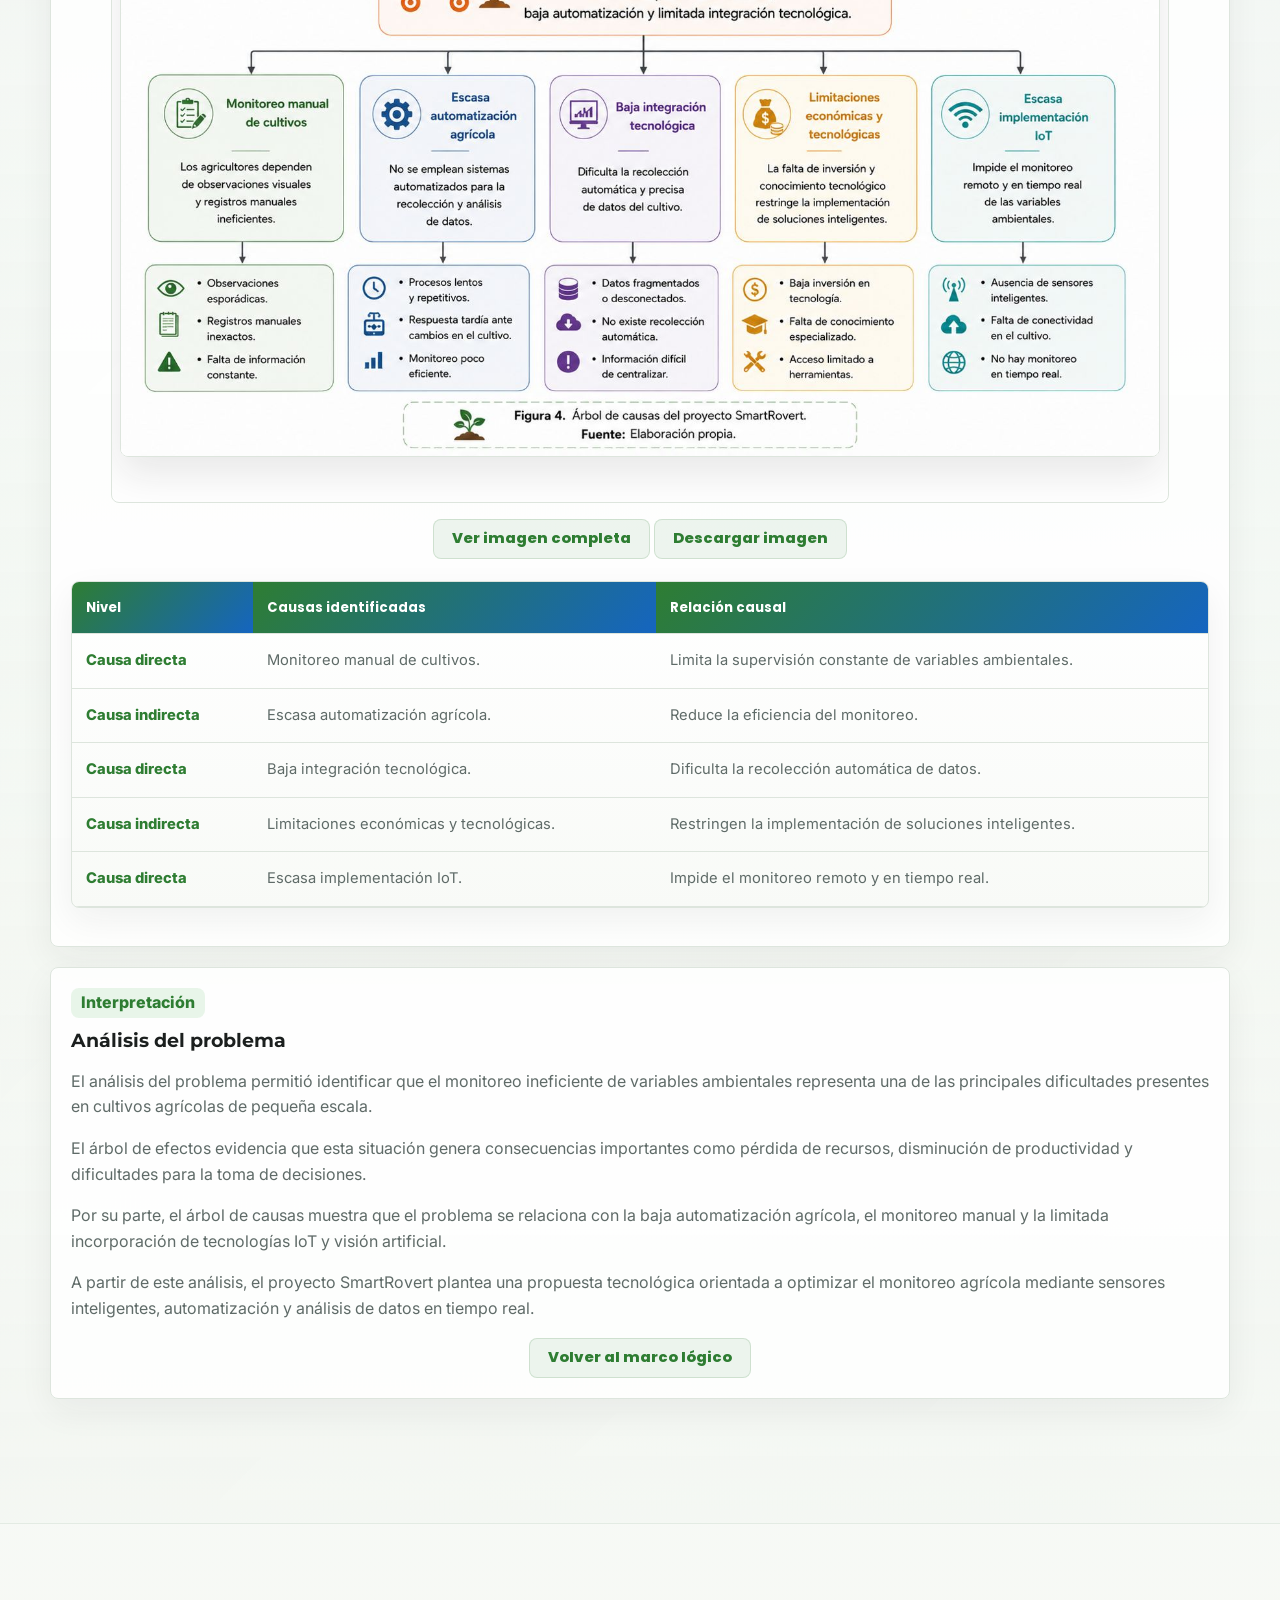
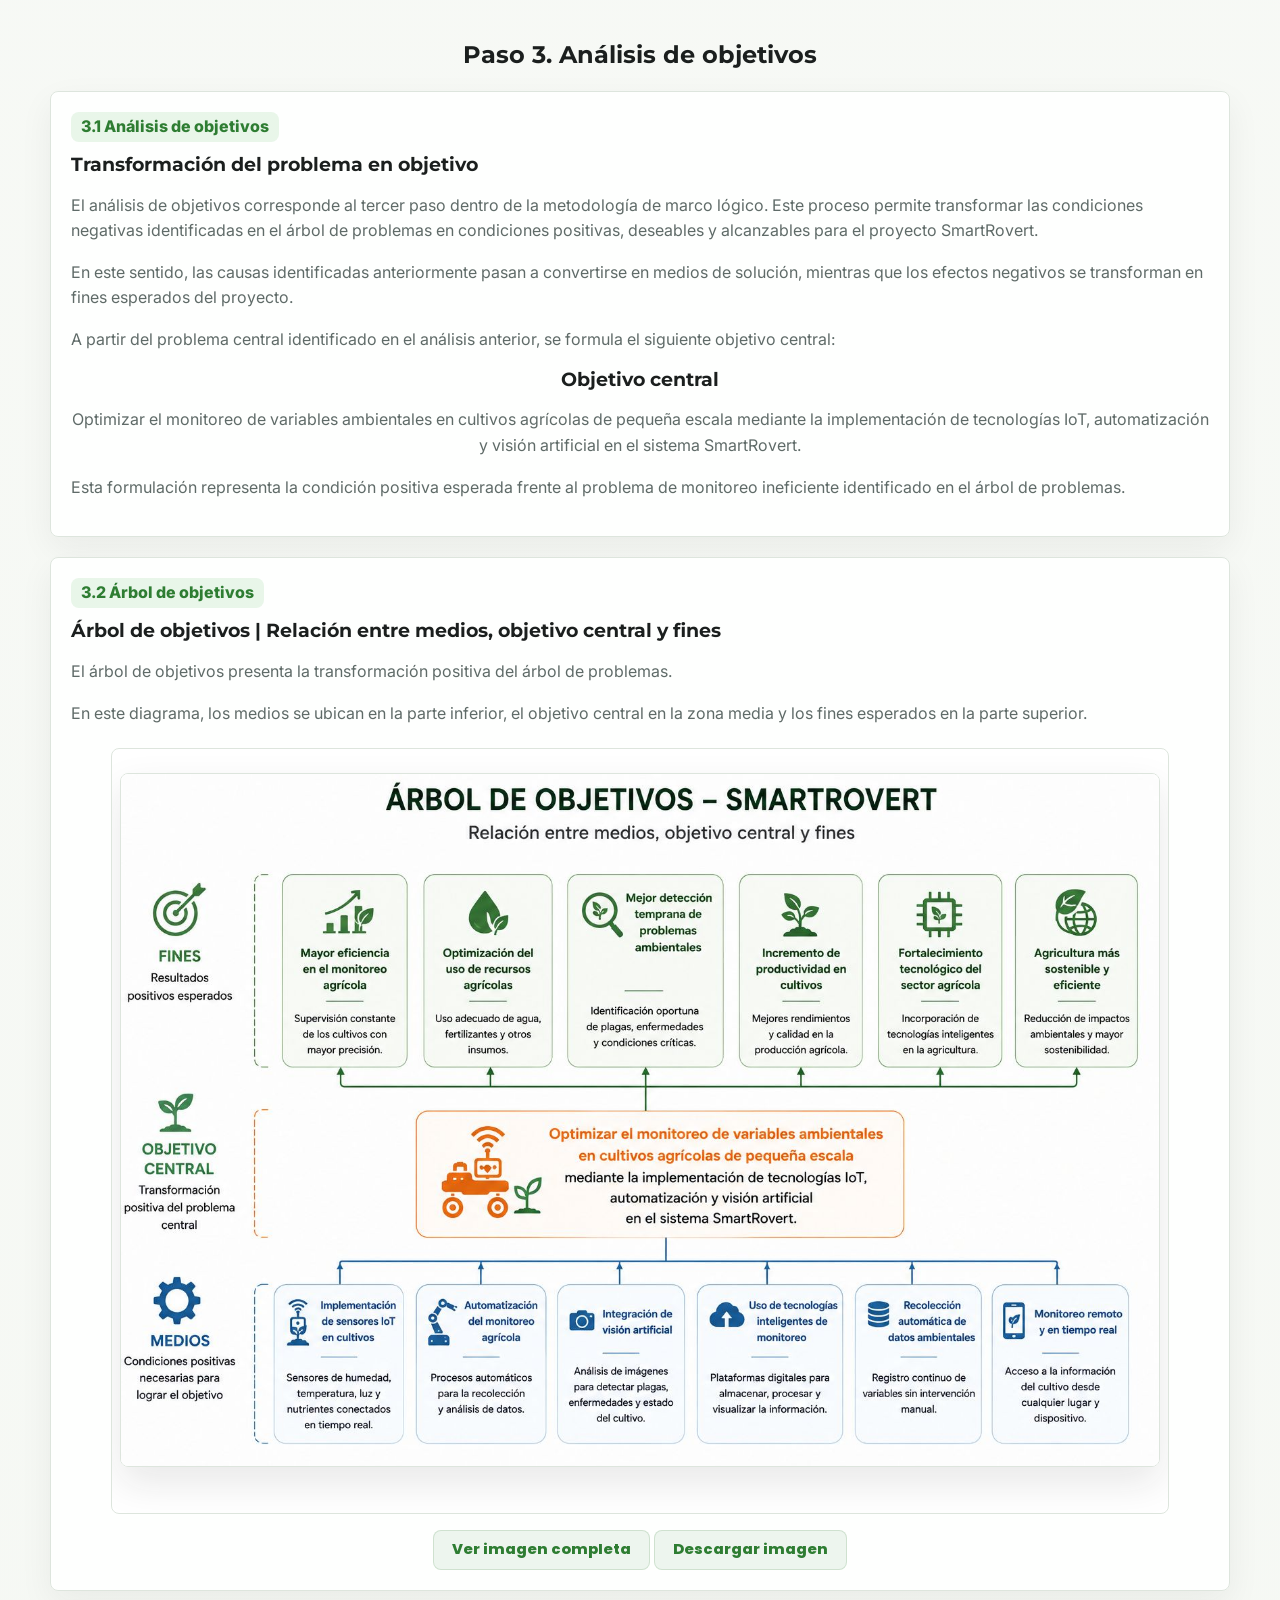
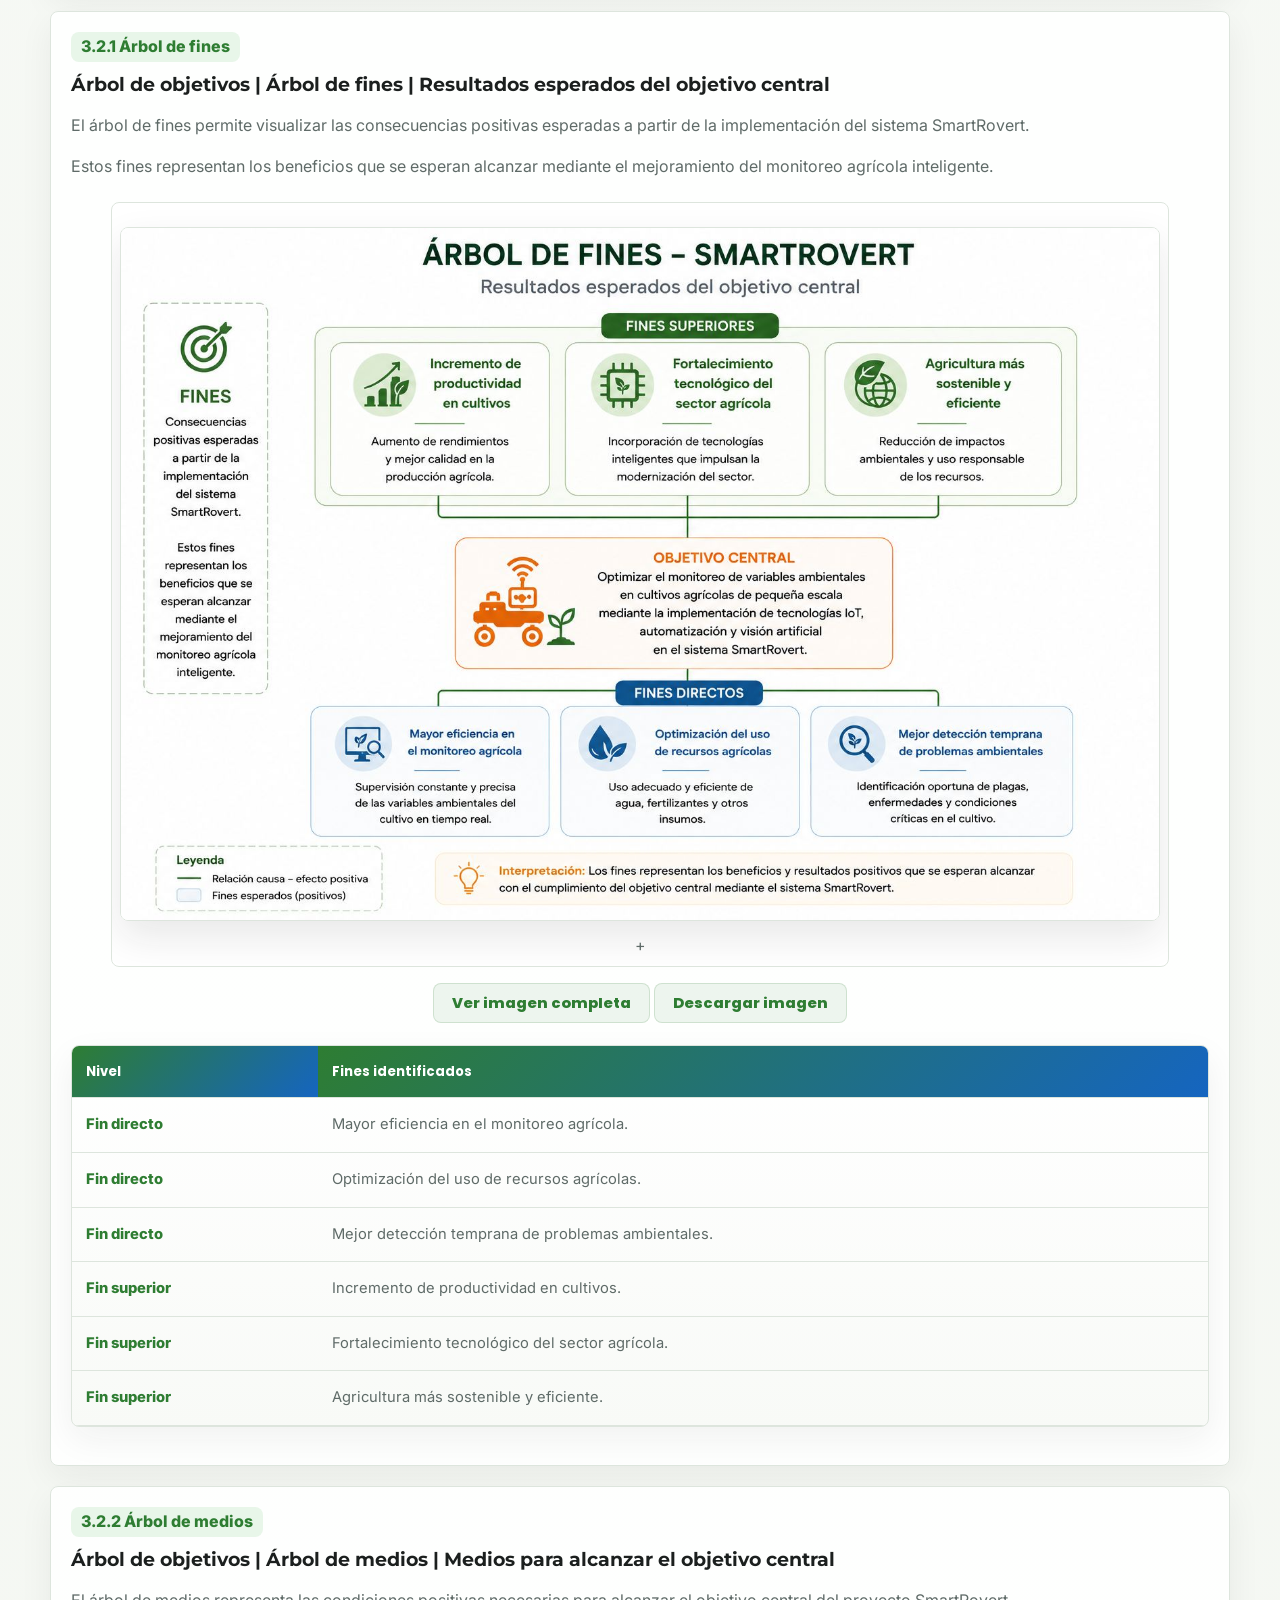
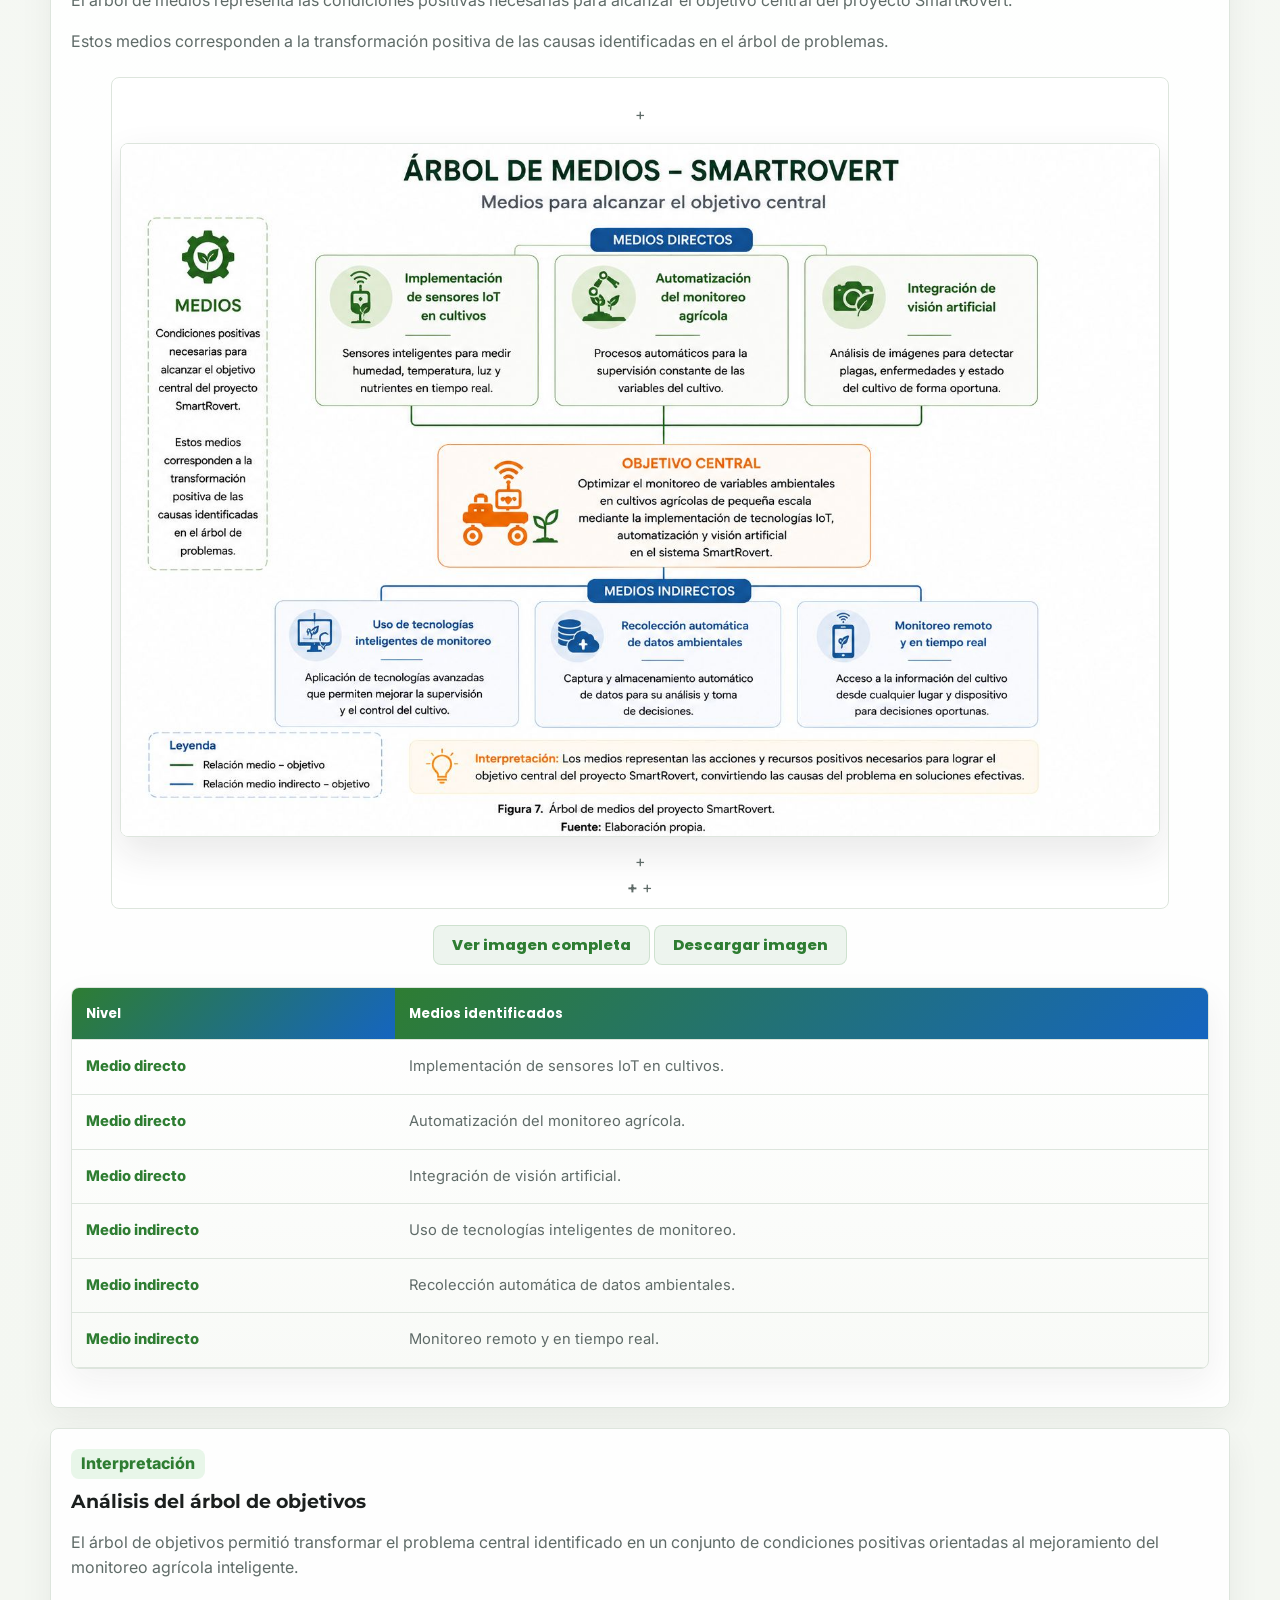
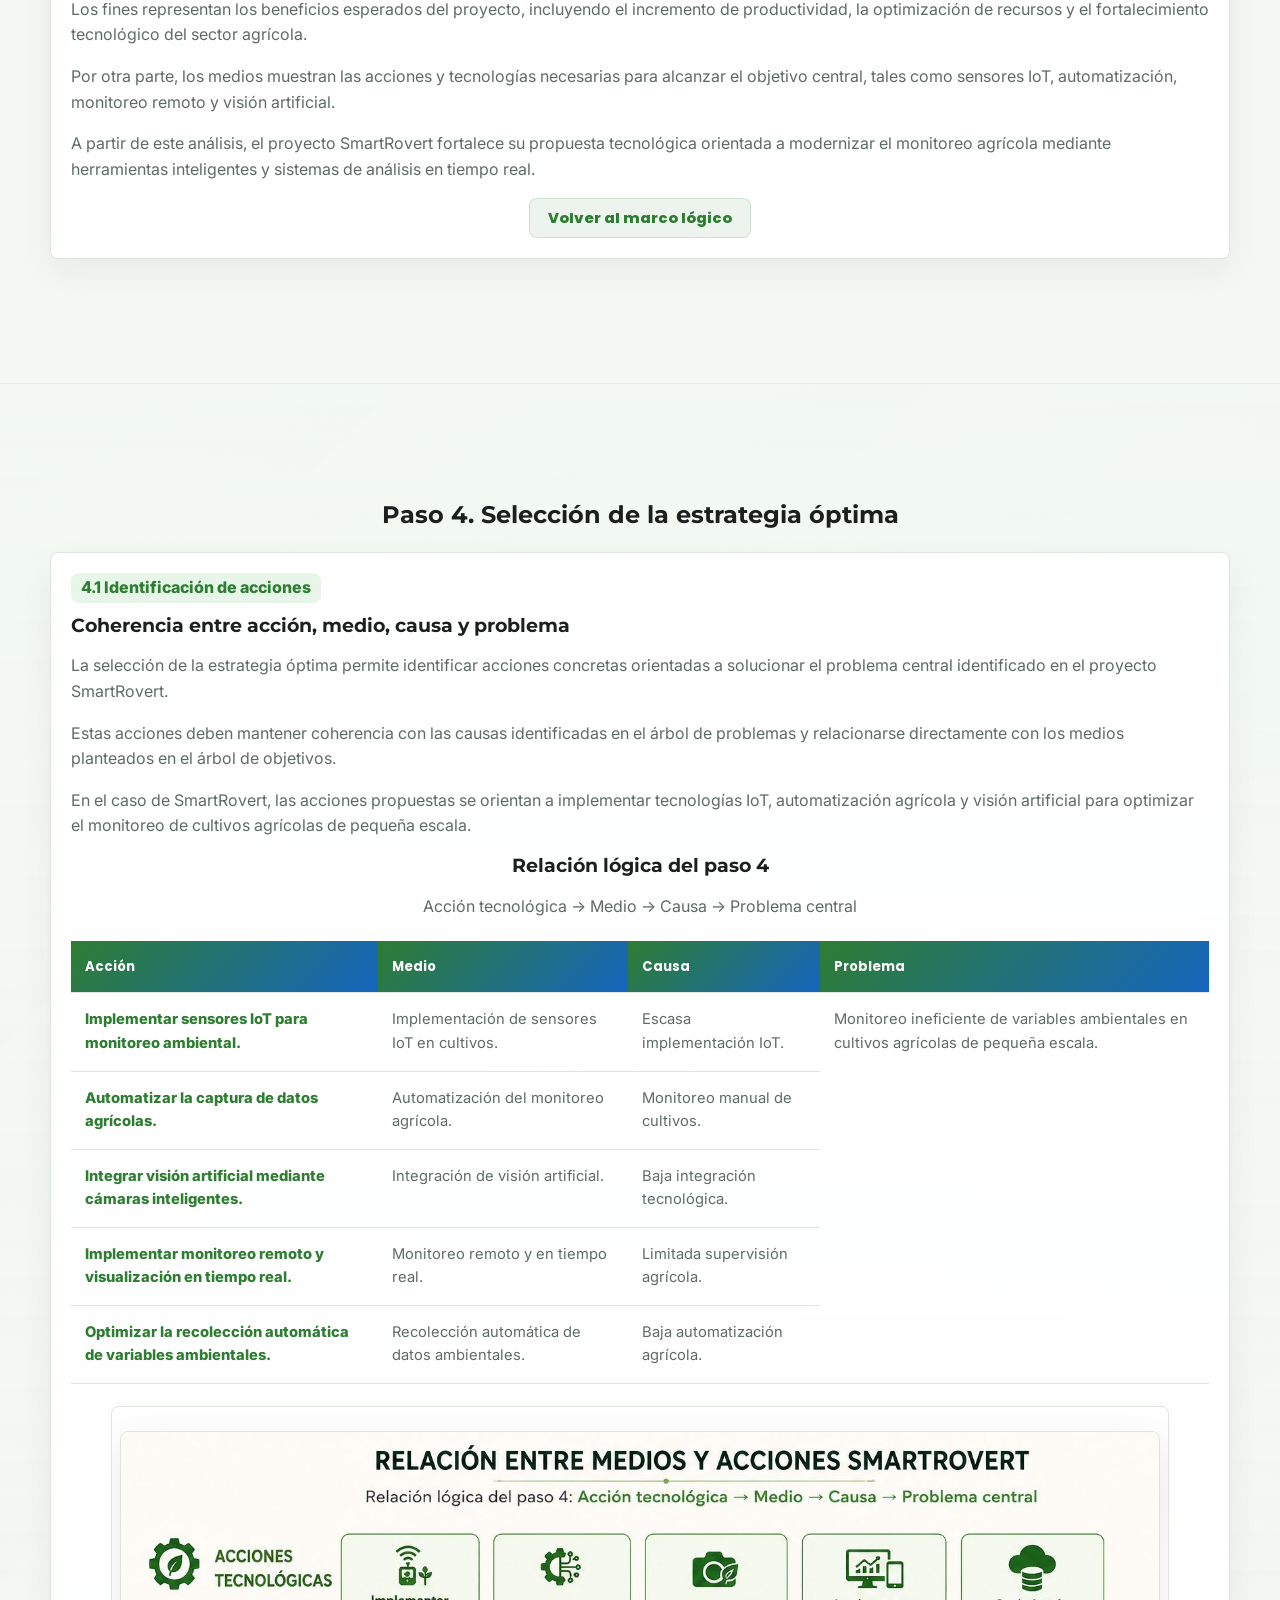
<file: pages/marco-logico.html>
<!DOCTYPE html>
<html lang="es">
<head>
  <meta charset="UTF-8">
  <meta name="viewport" content="width=device-width, initial-scale=1.0">
  <meta name="description" content="Marco lógico completo del proyecto SmartRovert con involucrados, árboles, EAP, indicadores, medios de verificación y supuestos.">
  <title>Marco lógico | SmartAgriculture</title>
  <link rel="icon" type="image/x-icon" href="../assets/icons/favicon.ico">
  <link rel="preconnect" href="https://fonts.googleapis.com">
  <link rel="preconnect" href="https://fonts.gstatic.com" crossorigin>
  <link href="https://fonts.googleapis.com/css2?family=Inter:wght@400;500;600;700;800&family=Montserrat:wght@600;700;800&family=Poppins:wght@400;500;600;700&display=swap" rel="stylesheet">
  <link rel="stylesheet" href="../style.css">
</head>
<body>

  <div class="cursor-light" aria-hidden="true"></div>
  <a class="skip-link" href="#contenido">Saltar al contenido</a>
  <header class="site-header" id="siteHeader">
    <nav class="navbar container" aria-label="Navegación principal">
      <a class="brand" href="../index.html#inicio" aria-label="SmartAgriculture inicio">
        <span class="brand-mark" aria-hidden="true">
          <svg viewBox="0 0 32 32"><path d="M16 3.5 27.2 10v12L16 28.5 4.8 22V10L16 3.5Z"></path><path d="M10.8 17.2c4.8.1 8.2-2.3 10.4-7.1 1.3 5-.5 9.5-4.8 12.7-2.4-2.2-4.2-3.6-7.2-3.5.4-.7.9-1.4 1.6-2.1Z"></path></svg>
        </span>
        <span>SmartAgriculture</span>
      </a>
      <button class="nav-toggle" type="button" aria-label="Abrir menú" aria-expanded="false" aria-controls="navMenu">
        <span></span><span></span><span></span>
      </button>
      <div class="nav-menu" id="navMenu">
        <a href="../index.html">Inicio</a>
        <a href="#involucrados">Involucrados</a>
        <a href="#analisis-problema">Problema</a>
        <a href="#analisis-objetivos">Objetivos</a>
        <a href="#indicadores">Indicadores</a>
        <a href="matrices.html">Matrices</a>
        <a href="../index.html#videos">Videos</a>
        <a href="../pages/documentacion.html">Docs</a>
      </div>
    </nav>
  </header>
  <main id="contenido">
    <section class="page-hero" id="marco-logico">
      <div class="particle-field" id="particleField" aria-hidden="true"></div>
      <div class="container page-hero-grid">
        <div class="reveal">
          <span class="eyebrow">Marco lógico completo</span>
          <h1>Planeación metodológica SmartRovert</h1>
          <p>Desarrollo profesional del marco lógico del proyecto: actores, problema central, objetivos, estrategias, EAP, resumen narrativo, indicadores, medios de verificación y supuestos críticos.</p>
        </div>
        <aside class="page-hero-card reveal reveal-delay">
          <strong>9 pasos</strong>
          <span>Metodología integrada</span>
        </aside>
      </div>
    </section>
    <nav class="page-tabs" aria-label="Secciones internas"><div class="container"><a href="#involucrados">Involucrados</a><a href="#analisis-problema">Problema</a><a href="#analisis-objetivos">Objetivos</a><a href="#seleccion-estrategia">Estrategia</a><a href="#estructura-analitica-proyecto">EAP</a><a href="#resumen-narrativo">Resumen</a><a href="#indicadores">Indicadores</a><a href="#medios-verificacion">Verificación</a><a href="#supuestos">Supuestos</a></div></nav>
<!-- INTRO -->
    <section class="section academic-section">

        <div class="container">

            <h2 class="section-title">

                Planeación del proyecto

            </h2>

            <div class="fusion-card reveal">

                <p class="rich-text text-center">

                    Esta sección presenta el desarrollo completo
                    del marco lógico del proyecto SmartRovert,
                    orientado a optimizar el monitoreo agrícola
                    mediante tecnologías IoT, sensores ambientales
                    y visión artificial aplicada a cultivos
                    de pequeña escala.

                    <br><br>

                    El marco lógico permite estructurar
                    de forma organizada los actores involucrados,
                    el problema central,
                    los objetivos,
                    las estrategias metodológicas
                    y la planificación general
                    del proyecto de investigación.

                </p>

            </div>

        </div>

    </section>

        <!-- ========================= -->
    <!-- PASO 1 -->
    <!-- ========================= -->

    <section class="section academic-section"
        id="involucrados">

        <div class="container">

            <!-- TITULO -->
            <div class="text-center mb-5">

                <h2 class="section-title">

                    PASO 1

                </h2>

                <h3 class="fw-bold text-uppercase">

                    Análisis de involucrados

                </h3>

                <p class="lead mt-4">

                    El análisis de involucrados corresponde al primer paso
                    dentro de la metodología de Marco Lógico y permite
                    identificar los actores que se relacionan directa
                    o indirectamente con el proyecto SmartRovert.

                    <br><br>

                    Este análisis facilita reconocer los intereses,
                    niveles de influencia, impacto y participación
                    de cada actor dentro del desarrollo del sistema
                    de robótica agrícola basado en IoT y visión artificial.

                    <br><br>

                    En el caso de SmartRovert, los involucrados se relacionan
                    con el contexto agrícola, tecnológico, académico
                    e institucional del proyecto.

                </p>

            </div>

            <!-- 1.1 -->
            <div class="fusion-card reveal">

                <h3 class="fw-bold mb-4">

                    1.1 Análisis de involucrados

                </h3>

                <p class="rich-text">

                    El proyecto SmartRovert involucra diferentes actores
                    que participan en el diseño, implementación,
                    evaluación y posible aplicación del sistema
                    dentro del contexto agrícola.

                    <br><br>

                    Algunos actores participan directamente en el desarrollo
                    tecnológico del prototipo, mientras que otros se relacionan
                    con la validación académica, el contexto institucional
                    o el posible impacto futuro del proyecto.

                </p>

                <br>

                <h4 class="fw-bold">

                    Actores identificados

                </h4>

                <div class="table-shell academic-table-shell">

                    <table class="academic-table">

                        <thead >

                            <tr>

                                <th>
                                    Categoría
                                </th>

                                <th>
                                    Involucrados
                                </th>

                                <th>
                                    Relación con el proyecto
                                </th>

                            </tr>

                        </thead>

                        <tbody>

                            <tr>

                                <td>
                                    Actores directos
                                </td>

                                <td>
                                    Agricultores de pequeña escala
                                </td>

                                <td>

                                    Usuarios potenciales del sistema
                                    SmartRovert para el monitoreo
                                    inteligente de cultivos.

                                </td>

                            </tr>

                            <tr>

                                <td>
                                    Actores tecnológicos
                                </td>

                                <td>
                                    ESP32, Raspberry Pi,
                                    sensores IoT y cámaras
                                </td>

                                <td>

                                    Componentes tecnológicos utilizados
                                    para el funcionamiento del sistema.

                                </td>

                            </tr>

                            <tr>

                                <td>
                                    Actores académicos
                                </td>

                                <td>
                                    Docentes, asesores y jurados
                                </td>

                                <td>

                                    Orientan metodológicamente
                                    el proyecto y validan
                                    su coherencia investigativa.

                                </td>

                            </tr>

                            <tr>

                                <td>
                                    Actores institucionales
                                </td>

                                <td>
                                    Universidad de Cundinamarca
                                </td>

                                <td>

                                    Institución que brinda el contexto
                                    académico y científico para
                                    el desarrollo del proyecto.

                                </td>

                            </tr>

                            <tr>

                                <td>
                                    Beneficiarios indirectos
                                </td>

                                <td>
                                    Comunidad agrícola
                                </td>

                                <td>

                                    Posibles beneficiarios futuros
                                    de las mejoras tecnológicas
                                    implementadas en SmartRovert.

                                </td>

                            </tr>

                        </tbody>

                    </table>

                </div>

            </div>

            <!-- 1.2 -->
            <div class="fusion-card reveal">

                <h3 class="fw-bold mb-4">

                    1.2 Mapa de actores

                </h3>

                <p class="rich-text">

                    El mapa de actores permite representar gráficamente
                    los involucrados identificados y visualizar
                    su relación con el proyecto SmartRovert.

                    <br><br>

                    Este análisis facilita comprender la interacción
                    entre los actores académicos, tecnológicos,
                    agrícolas e institucionales que participan
                    dentro del contexto del proyecto.

                </p>

                <br>

                <!-- IMAGEN -->

                <div class="text-center">

                    <img src="../assets/images/marco-logico/mapa-actores.png"
                        class="document-image"
                        alt="Mapa de actores SmartRovert">

                </div>

                <br>

                <p class="text-center text-muted">

                    Mapa de actores del proyecto SmartRovert.
                    <br>
                    

                </p>

                <div class="text-center mt-4">

                    <a class="download-btn"
                        href="../assets/images/marco-logico/mapa-actores.png"
                        target="_blank">

                        Ver imagen completa

                    </a>

                </div>

            </div>

            <!-- 1.3 -->
            <div class="fusion-card reveal">

                <h3 class="fw-bold mb-4">

                    1.3 Tabla E.F.R.

                </h3>

                <p class="rich-text">

                    La tabla E.F.R. permite valorar los involucrados
                    del proyecto según tres criterios:

                </p>

                <ul class="rich-text">

                    <li>

                        <strong>Expectativa:</strong>
                        nivel de interés o afinidad del actor
                        frente al proyecto.

                    </li>

                    <li>

                        <strong>Fuerza:</strong>
                        capacidad de influencia que posee
                        el actor sobre el desarrollo del proyecto.

                    </li>

                    <li>

                        <strong>Resultante:</strong>
                        resultado obtenido entre expectativa
                        y fuerza para priorizar actores relevantes.

                    </li>

                </ul>

                <br>

                <div class="table-shell academic-table-shell">

                    <table class="academic-table">

                        <thead >

                            <tr>

                                <th>
                                    Involucrado
                                </th>

                                <th>
                                    Expectativa
                                </th>

                                <th>
                                    Fuerza
                                </th>

                                <th>
                                    Resultante
                                </th>

                            </tr>

                        </thead>

                        <tbody>

                            <tr>

                                <td>
                                    Agricultores
                                </td>

                                <td>
                                    5
                                </td>

                                <td>
                                    5
                                </td>

                                <td>
                                    25
                                </td>

                            </tr>

                            <tr>

                                <td>
                                    Docentes y asesores
                                </td>

                                <td>
                                    5
                                </td>

                                <td>
                                    4
                                </td>

                                <td>
                                    20
                                </td>

                            </tr>

                            <tr>

                                <td>
                                    Universidad de Cundinamarca
                                </td>

                                <td>
                                    4
                                </td>

                                <td>
                                    4
                                </td>

                                <td>
                                    16
                                </td>

                            </tr>

                            <tr>

                                <td>
                                    Comunidad agrícola
                                </td>

                                <td>
                                    4
                                </td>

                                <td>
                                    3
                                </td>

                                <td>
                                    12
                                </td>

                            </tr>

                            <tr>

                                <td>
                                    Componentes tecnológicos
                                </td>

                                <td>
                                    3
                                </td>

                                <td>
                                    3
                                </td>

                                <td>
                                    9
                                </td>

                            </tr>

                        </tbody>

                    </table>

                </div>

                <br>

                <h4 class="fw-bold">

                    Interpretación

                </h4>

                <p class="rich-text">

                    La valoración realizada evidencia que los agricultores,
                    docentes y asesores académicos representan
                    los actores con mayor relevancia dentro del proyecto,
                    debido a su relación directa con el desarrollo,
                    validación y posible aplicación del sistema SmartRovert.

                    <br><br>

                    Asimismo, la Universidad de Cundinamarca
                    cumple un papel importante como entidad institucional
                    que brinda respaldo académico y científico
                    al proyecto.

                    <br><br>

                    Finalmente, la comunidad agrícola y los componentes
                    tecnológicos representan actores complementarios
                    que contribuyen al fortalecimiento
                    y proyección futura del sistema.

                </p>

            </div>

        </div>

    </section>

<!-- ========================================================= -->
<!-- PASO 2 -->
<!-- ANÁLISIS DEL PROBLEMA -->
<!-- ========================================================= -->

<section class="section section-alt academic-section"
    id="analisis-problema">

    <div class="container">

        <!-- TÍTULO -->
        <h2 class="section-title text-center mb-5">

            Paso 2. Análisis del problema

        </h2>

        <!-- ========================================================= -->
        <!-- 2.1 DEFINICIÓN DEL PROBLEMA CENTRAL -->
        <!-- ========================================================= -->

        <div class="fusion-card reveal">

            <div class="mb-3">

                <span class="method-badge">

                    2.1 Definición del problema central

                </span>

            </div>

            <h3 class="mb-4">

                Definición del problema central

            </h3>

            <p class="rich-text">

                El análisis del problema constituye el segundo paso
                dentro de la metodología de marco lógico.
                Este proceso permite identificar de manera estructurada
                la situación principal que afecta el contexto agrícola
                abordado por el proyecto SmartRovert,
                así como las causas que la originan y los efectos
                que genera sobre la productividad y el monitoreo
                de cultivos.

            </p>

            <p class="rich-text">

                En este proyecto, el problema no se limita únicamente
                a la falta de tecnología en el sector agrícola,
                sino a las dificultades existentes para realizar
                un monitoreo eficiente de variables ambientales
                en cultivos de pequeña escala.

            </p>

            <p class="rich-text">

                Actualmente muchos agricultores continúan realizando
                procesos manuales para supervisar humedad,
                temperatura, iluminación y condiciones del suelo,
                lo que dificulta la detección temprana de problemas
                y limita la toma de decisiones oportunas.

            </p>

            <!-- CUADRO CENTRAL -->
            <div class="p-4 rounded text-center mt-4"
               >

                <h3>

                    Problema central

                </h3>

                <p class="rich-text">

                    Existe un monitoreo ineficiente
                    de variables ambientales
                    en cultivos agrícolas de pequeña escala
                    debido a procesos manuales,
                    baja automatización
                    y limitada integración tecnológica.

                </p>

            </div>

            <p class="lead mt-4">

                Esta formulación se presenta en estado negativo,
                centrada en un único problema principal,
                permitiendo posteriormente desarrollar
                el análisis de causas, efectos
                y alternativas de solución
                dentro del marco lógico del proyecto.

            </p>

        </div>

        <!-- ========================================================= -->
        <!-- 2.2 ÁRBOL DE PROBLEMAS -->
        <!-- ========================================================= -->

        <div class="fusion-card reveal">

            <div class="mb-3">

                <span class="method-badge">

                    2.2 Árbol de problemas

                </span>

            </div>

            <h3 class="mb-4">

                Árbol de problemas |
                Relación entre causas,
                problema central y efectos

            </h3>

            <p class="rich-text">

                El árbol de problemas permite representar
                gráficamente la relación entre las causas
                que originan el problema principal
                y los efectos que este genera
                dentro del contexto agrícola.

            </p>

            <p class="rich-text">

                En el caso del proyecto SmartRovert,
                el análisis se centra en las dificultades
                asociadas al monitoreo agrícola tradicional
                y la limitada incorporación de tecnologías
                inteligentes en cultivos de pequeña escala.

            </p>

            <!-- IMAGEN -->
            <figure class="image-frame text-center mt-5">

                <p class="text-muted">


                </p>

                <img
                    src="../assets/images/marco-logico/arbol-problemas.png"
                    alt="Árbol de problemas SmartRovert"
                    class="document-image">

                <figcaption class="mt-3 text-muted">

                    <strong>
                        
                    </strong>


                    <br>

                    <strong>
                        Fuente:
                    </strong>


                </figcaption>

            </figure>

            <!-- BOTONES -->
            <div class="text-center mt-4">

                <a href="../assets/images/marco-logico/arbol-problemas.png"
                    target="_blank"
                    class="download-btn">

                    Ver imagen completa

                </a>

                <a href="../assets/images/marco-logico/arbol-problemas.png"
                    download
                    class="download-btn">

                    Descargar imagen

                </a>

            </div>

        </div>

        <!-- ========================================================= -->
        <!-- 2.2.1 ÁRBOL DE EFECTOS -->
        <!-- ========================================================= -->

        <div class="fusion-card reveal">

            <div class="mb-3">

                <span class="method-badge">

                    2.2.1 Árbol de efectos

                </span>

            </div>

            <h3 class="mb-4">

                Árbol de problemas |
                Árbol de efectos |
                Consecuencias derivadas del problema

            </h3>

            <p class="rich-text">

                El árbol de efectos permite identificar
                las principales consecuencias derivadas
                del problema central identificado.

            </p>

            <p class="rich-text">

                En este proyecto,
                los efectos se relacionan
                con pérdidas de productividad,
                desperdicio de recursos,
                baja eficiencia agrícola
                y dificultades para la toma de decisiones.

            </p>

            <!-- IMAGEN -->
            <figure class="image-frame text-center mt-5">

                <p class="text-muted">


                </p>

                <img
                    src="../assets/images/marco-logico/arbol-efectos.png"
                    alt="Árbol de efectos SmartRovert"
                    class="document-image">

                <figcaption class="mt-3 text-muted">

                    <strong>
                       
                    </strong>


                    <br>

                    <strong>
                    </strong>


                </figcaption>

            </figure>

            <!-- BOTONES -->
            <div class="text-center mt-4 mb-5">

                <a href="../assets/images/marco-logico/arbol-efectos.png"
                    target="_blank"
                    class="download-btn">

                    Ver imagen completa

                </a>

                <a href="../assets/images/marco-logico/arbol-efectos.png"
                    download
                    class="download-btn">

                    Descargar imagen

                </a>

            </div>

            <!-- TABLA -->
            <div class="table-shell academic-table-shell">

                <table class="academic-table">

                    <thead >

                        <tr>

                            <th>
                                Nivel
                            </th>

                            <th>
                                Efectos identificados
                            </th>

                            <th>
                                Relación causal
                            </th>

                        </tr>

                    </thead>

                    <tbody>

                        <tr>

                            <td>
                                Efecto directo
                            </td>

                            <td>
                                Baja eficiencia agrícola.
                            </td>

                            <td>
                                Se deriva del monitoreo manual
                                y la limitada automatización.
                            </td>

                        </tr>

                        <tr>

                            <td>
                                Efecto superior
                            </td>

                            <td>
                                Disminución de productividad.
                            </td>

                            <td>
                                Consecuencia de la baja eficiencia
                                en el monitoreo del cultivo.
                            </td>

                        </tr>

                        <tr>

                            <td>
                                Efecto directo
                            </td>

                            <td>
                                Pérdida de recursos agrícolas.
                            </td>

                            <td>
                                Relacionado con el uso ineficiente
                                de agua y fertilizantes.
                            </td>

                        </tr>

                        <tr>

                            <td>
                                Efecto superior
                            </td>

                            <td>
                                Incremento de costos operativos.
                            </td>

                            <td>
                                Consecuencia del desperdicio
                                de recursos en el cultivo.
                            </td>

                        </tr>

                        <tr>

                            <td>
                                Efecto directo
                            </td>

                            <td>
                                Dificultad para tomar decisiones.
                            </td>

                            <td>
                                Se produce por falta de datos
                                en tiempo real.
                            </td>

                        </tr>

                    </tbody>

                </table>

            </div>

        </div>

        <!-- ========================================================= -->
        <!-- 2.2.2 ÁRBOL DE CAUSAS -->
        <!-- ========================================================= -->

        <div class="fusion-card reveal">

            <div class="mb-3">

                <span class="method-badge">

                    2.2.2 Árbol de causas

                </span>

            </div>

            <h3 class="mb-4">

                Árbol de problemas |
                Árbol de causas |
                Factores asociados al problema

            </h3>

            <p class="rich-text">

                El árbol de causas permite identificar
                los factores que originan el problema central
                dentro del contexto agrícola.

            </p>

            <p class="rich-text">

                En el proyecto SmartRovert,
                las causas están relacionadas
                con la baja automatización agrícola,
                el monitoreo manual,
                la limitada integración IoT
                y las dificultades tecnológicas
                presentes en cultivos de pequeña escala.

            </p>

            <!-- IMAGEN -->
            <figure class="image-frame text-center mt-5">

                <p class="text-muted">


                </p>

                <img
                    src="../assets/images/marco-logico/arbol-causas.png"
                    alt="Árbol de causas SmartRovert"
                    class="document-image">

                <figcaption class="mt-3 text-muted">

                    <strong>
                       
                    </strong>


                    <br>

                    <strong>
                    </strong>


                </figcaption>

            </figure>

            <!-- BOTONES -->
            <div class="text-center mt-4 mb-5">

                <a href="../assets/images/marco-logico/arbol-causas.png"
                    target="_blank"
                    class="download-btn">

                    Ver imagen completa

                </a>

                <a href="../assets/images/marco-logico/arbol-causas.png"
                    download
                    class="download-btn">

                    Descargar imagen

                </a>

            </div>

            <!-- TABLA -->
            <div class="table-shell academic-table-shell">

                <table class="academic-table">

                    <thead >

                        <tr>

                            <th>
                                Nivel
                            </th>

                            <th>
                                Causas identificadas
                            </th>

                            <th>
                                Relación causal
                            </th>

                        </tr>

                    </thead>

                    <tbody>

                        <tr>

                            <td>
                                Causa directa
                            </td>

                            <td>
                                Monitoreo manual de cultivos.
                            </td>

                            <td>
                                Limita la supervisión constante
                                de variables ambientales.
                            </td>

                        </tr>

                        <tr>

                            <td>
                                Causa indirecta
                            </td>

                            <td>
                                Escasa automatización agrícola.
                            </td>

                            <td>
                                Reduce la eficiencia del monitoreo.
                            </td>

                        </tr>

                        <tr>

                            <td>
                                Causa directa
                            </td>

                            <td>
                                Baja integración tecnológica.
                            </td>

                            <td>
                                Dificulta la recolección
                                automática de datos.
                            </td>

                        </tr>

                        <tr>

                            <td>
                                Causa indirecta
                            </td>

                            <td>
                                Limitaciones económicas
                                y tecnológicas.
                            </td>

                            <td>
                                Restringen la implementación
                                de soluciones inteligentes.
                            </td>

                        </tr>

                        <tr>

                            <td>
                                Causa directa
                            </td>

                            <td>
                                Escasa implementación IoT.
                            </td>

                            <td>
                                Impide el monitoreo remoto
                                y en tiempo real.
                            </td>

                        </tr>

                    </tbody>

                </table>

            </div>

        </div>

        <!-- ========================================================= -->
        <!-- INTERPRETACIÓN -->
        <!-- ========================================================= -->

        <div class="fusion-card reveal">

            <div class="mb-3">

                <span class="method-badge">

                    Interpretación

                </span>

            </div>

            <h3 class="mb-4">

                Análisis del problema

            </h3>

            <p class="rich-text">

                El análisis del problema permitió identificar
                que el monitoreo ineficiente de variables
                ambientales representa una de las principales
                dificultades presentes en cultivos agrícolas
                de pequeña escala.

            </p>

            <p class="rich-text">

                El árbol de efectos evidencia que esta situación
                genera consecuencias importantes
                como pérdida de recursos,
                disminución de productividad
                y dificultades para la toma de decisiones.

            </p>

            <p class="rich-text">

                Por su parte,
                el árbol de causas muestra que el problema
                se relaciona con la baja automatización agrícola,
                el monitoreo manual
                y la limitada incorporación
                de tecnologías IoT y visión artificial.

            </p>

            <p class="rich-text">

                A partir de este análisis,
                el proyecto SmartRovert plantea
                una propuesta tecnológica orientada
                a optimizar el monitoreo agrícola
                mediante sensores inteligentes,
                automatización
                y análisis de datos en tiempo real.

            </p>

            <div class="text-center mt-4">

                <a href="#marco-logico"
                    class="download-btn">

                    Volver al marco lógico

                </a>

            </div>

        </div>

    </div>

</section>

        <!-- ========================================================= -->
    <!-- PASO 3 -->
    <!-- ANÁLISIS DE OBJETIVOS -->
    <!-- ========================================================= -->

    <section class="section academic-section"
        id="analisis-objetivos">

        <div class="container">

            <!-- TÍTULO -->
            <h2 class="section-title text-center mb-5">

                Paso 3. Análisis de objetivos

            </h2>

            <!-- ========================================================= -->
            <!-- 3.1 ANÁLISIS DE OBJETIVOS -->
            <!-- ========================================================= -->

            <div class="fusion-card reveal">

                <div class="mb-3">

                    <span class="method-badge">

                        3.1 Análisis de objetivos

                    </span>

                </div>

                <h3 class="mb-4">

                    Transformación del problema en objetivo

                </h3>

                <p class="rich-text">

                    El análisis de objetivos corresponde al tercer paso
                    dentro de la metodología de marco lógico.
                    Este proceso permite transformar las condiciones negativas
                    identificadas en el árbol de problemas
                    en condiciones positivas, deseables y alcanzables
                    para el proyecto SmartRovert.

                </p>

                <p class="rich-text">

                    En este sentido,
                    las causas identificadas anteriormente
                    pasan a convertirse en medios de solución,
                    mientras que los efectos negativos
                    se transforman en fines esperados
                    del proyecto.

                </p>

                <p class="rich-text">

                    A partir del problema central identificado
                    en el análisis anterior,
                    se formula el siguiente objetivo central:

                </p>

                <!-- OBJETIVO CENTRAL -->
                <div class="p-4 rounded text-center mt-4"
                   >

                    <h3>

                        Objetivo central

                    </h3>

                    <p class="rich-text">

                        Optimizar el monitoreo de variables ambientales
                        en cultivos agrícolas de pequeña escala
                        mediante la implementación
                        de tecnologías IoT,
                        automatización
                        y visión artificial
                        en el sistema SmartRovert.

                    </p>

                </div>

                <p class="lead mt-4">

                    Esta formulación representa
                    la condición positiva esperada
                    frente al problema de monitoreo ineficiente
                    identificado en el árbol de problemas.

                </p>

            </div>

            <!-- ========================================================= -->
            <!-- 3.2 ÁRBOL DE OBJETIVOS -->
            <!-- ========================================================= -->

            <div class="fusion-card reveal">

                <div class="mb-3">

                    <span class="method-badge">

                        3.2 Árbol de objetivos

                    </span>

                </div>

                <h3 class="mb-4">

                    Árbol de objetivos |
                    Relación entre medios,
                    objetivo central y fines

                </h3>

                <p class="rich-text">

                    El árbol de objetivos presenta
                    la transformación positiva
                    del árbol de problemas.

                </p>

                <p class="rich-text">

                    En este diagrama,
                    los medios se ubican
                    en la parte inferior,
                    el objetivo central
                    en la zona media
                    y los fines esperados
                    en la parte superior.

                </p>

                <!-- IMAGEN -->
                <figure class="image-frame text-center mt-5">

                    <p class="text-muted">


                    </p>

                    <img
                        src="../assets/images/marco-logico/arbol-objetivos.png"
                        alt="Árbol de objetivos SmartRovert"
                        class="document-image">

                    <figcaption class="mt-3 text-muted">

                        <strong>
                            
                        </strong>


                        <br>

                        <strong>
                            
                        </strong>


                    </figcaption>

                </figure>

                <!-- BOTONES -->
                <div class="text-center mt-4">

                    <a href="../assets/images/marco-logico/arbol-objetivos.png"
                        target="_blank"
                        class="download-btn">

                        Ver imagen completa

                    </a>

                    <a href="../assets/images/marco-logico/arbol-objetivos.png"
                        download
                        class="download-btn">

                        Descargar imagen

                    </a>

                </div>

            </div>

            <!-- ========================================================= -->
            <!-- 3.2.1 ÁRBOL DE FINES -->
            <!-- ========================================================= -->

            <div class="fusion-card reveal">

                <div class="mb-3">

                    <span class="method-badge">

                        3.2.1 Árbol de fines

                    </span>

                </div>

                <h3 class="mb-4">

                    Árbol de objetivos |
                    Árbol de fines |
                    Resultados esperados del objetivo central

                </h3>

                <p class="rich-text">

                    El árbol de fines permite visualizar
                    las consecuencias positivas esperadas
                    a partir de la implementación
                    del sistema SmartRovert.

                </p>

                <p class="rich-text">

                    Estos fines representan
                    los beneficios que se esperan alcanzar
                    mediante el mejoramiento
                    del monitoreo agrícola inteligente.

                </p>

                <!-- IMAGEN -->
                <figure class="image-frame text-center mt-5">

                    <p class="text-muted">

                       
                    </p>

                    <img
                        src="../assets/images/marco-logico/arbol-fines.png"
                        alt="Árbol de fines SmartRovert"
                        class="document-image">

                    <figcaption class="mt-3 text-muted">

                        <strong>
                            
                        </strong>
+

                        <br>

                        <strong>
                          
                        </strong>


                    </figcaption>

                </figure>

                <!-- BOTONES -->
                <div class="text-center mt-4 mb-5">

                    <a href="../assets/images/marco-logico/arbol-fines.png"
                        target="_blank"
                        class="download-btn">

                        Ver imagen completa

                    </a>

                    <a href="../assets/images/marco-logico/arbol-fines.png"
                        download
                        class="download-btn">

                        Descargar imagen

                    </a>

                </div>

                <!-- TABLA -->
                <div class="table-shell academic-table-shell">

                    <table class="academic-table">

                        <thead >

                            <tr>

                                <th>
                                    Nivel
                                </th>

                                <th>
                                    Fines identificados
                                </th>

                            </tr>

                        </thead>

                        <tbody>

                            <tr>

                                <td>
                                    Fin directo
                                </td>

                                <td>
                                    Mayor eficiencia en el monitoreo agrícola.
                                </td>

                            </tr>

                            <tr>

                                <td>
                                    Fin directo
                                </td>

                                <td>
                                    Optimización del uso de recursos agrícolas.
                                </td>

                            </tr>

                            <tr>

                                <td>
                                    Fin directo
                                </td>

                                <td>
                                    Mejor detección temprana de problemas ambientales.
                                </td>

                            </tr>

                            <tr>

                                <td>
                                    Fin superior
                                </td>

                                <td>
                                    Incremento de productividad en cultivos.
                                </td>

                            </tr>

                            <tr>

                                <td>
                                    Fin superior
                                </td>

                                <td>
                                    Fortalecimiento tecnológico del sector agrícola.
                                </td>

                            </tr>

                            <tr>

                                <td>
                                    Fin superior
                                </td>

                                <td>
                                    Agricultura más sostenible y eficiente.
                                </td>

                            </tr>

                        </tbody>

                    </table>

                </div>

            </div>

            <!-- ========================================================= -->
            <!-- 3.2.2 ÁRBOL DE MEDIOS -->
            <!-- ========================================================= -->

            <div class="fusion-card reveal">

                <div class="mb-3">

                    <span class="method-badge">

                        3.2.2 Árbol de medios

                    </span>

                </div>

                <h3 class="mb-4">

                    Árbol de objetivos |
                    Árbol de medios |
                    Medios para alcanzar el objetivo central

                </h3>

                <p class="rich-text">

                    El árbol de medios representa
                    las condiciones positivas necesarias
                    para alcanzar el objetivo central
                    del proyecto SmartRovert.

                </p>

                <p class="rich-text">

                    Estos medios corresponden
                    a la transformación positiva
                    de las causas identificadas
                    en el árbol de problemas.

                </p>

                <!-- IMAGEN -->
                <figure class="image-frame text-center mt-5">

                    <p class="text-muted">

                       +

                    </p>

                    <img
                        src="../assets/images/marco-logico/arbol-medios.png"
                        alt="Árbol de medios SmartRovert"
                        class="document-image">

                    <figcaption class="mt-3 text-muted">

                        <strong>
                            
                        </strong>
+

                        <br>

                        <strong>+
                        </strong>
+

                    </figcaption>

                </figure>

                <!-- BOTONES -->
                <div class="text-center mt-4 mb-5">

                    <a href="../assets/images/marco-logico/arbol-medios.png"
                        target="_blank"
                        class="download-btn">

                        Ver imagen completa

                    </a>

                    <a href="../assets/images/marco-logico/arbol-medios.png"
                        download
                        class="download-btn">

                        Descargar imagen

                    </a>

                </div>

                <!-- TABLA -->
                <div class="table-shell academic-table-shell">

                    <table class="academic-table">

                        <thead >

                            <tr>

                                <th>
                                    Nivel
                                </th>

                                <th>
                                    Medios identificados
                                </th>

                            </tr>

                        </thead>

                        <tbody>

                            <tr>

                                <td>
                                    Medio directo
                                </td>

                                <td>
                                    Implementación de sensores IoT en cultivos.
                                </td>

                            </tr>

                            <tr>

                                <td>
                                    Medio directo
                                </td>

                                <td>
                                    Automatización del monitoreo agrícola.
                                </td>

                            </tr>

                            <tr>

                                <td>
                                    Medio directo
                                </td>

                                <td>
                                    Integración de visión artificial.
                                </td>

                            </tr>

                            <tr>

                                <td>
                                    Medio indirecto
                                </td>

                                <td>
                                    Uso de tecnologías inteligentes de monitoreo.
                                </td>

                            </tr>

                            <tr>

                                <td>
                                    Medio indirecto
                                </td>

                                <td>
                                    Recolección automática de datos ambientales.
                                </td>

                            </tr>

                            <tr>

                                <td>
                                    Medio indirecto
                                </td>

                                <td>
                                    Monitoreo remoto y en tiempo real.
                                </td>

                            </tr>

                        </tbody>

                    </table>

                </div>

            </div>

            <!-- ========================================================= -->
            <!-- INTERPRETACIÓN -->
            <!-- ========================================================= -->

            <div class="fusion-card reveal">

                <div class="mb-3">

                    <span class="method-badge">

                        Interpretación

                    </span>

                </div>

                <h3 class="mb-4">

                    Análisis del árbol de objetivos

                </h3>

                <p class="rich-text">

                    El árbol de objetivos permitió transformar
                    el problema central identificado
                    en un conjunto de condiciones positivas
                    orientadas al mejoramiento
                    del monitoreo agrícola inteligente.

                </p>

                <p class="rich-text">

                    Los fines representan
                    los beneficios esperados del proyecto,
                    incluyendo el incremento de productividad,
                    la optimización de recursos
                    y el fortalecimiento tecnológico
                    del sector agrícola.

                </p>

                <p class="rich-text">

                    Por otra parte,
                    los medios muestran
                    las acciones y tecnologías necesarias
                    para alcanzar el objetivo central,
                    tales como sensores IoT,
                    automatización,
                    monitoreo remoto
                    y visión artificial.

                </p>

                <p class="rich-text">

                    A partir de este análisis,
                    el proyecto SmartRovert fortalece
                    su propuesta tecnológica
                    orientada a modernizar
                    el monitoreo agrícola
                    mediante herramientas inteligentes
                    y sistemas de análisis en tiempo real.

                </p>

                <div class="text-center mt-4">

                    <a href="#marco-logico"
                        class="download-btn">

                        Volver al marco lógico

                    </a>

                </div>

            </div>

        </div>

    </section>

    <!-- ========================================================= -->
    <!-- PASO 4 -->
    <!-- SELECCIÓN DE LA ESTRATEGIA ÓPTIMA -->
    <!-- ========================================================= -->

    <section class="section section-alt academic-section"
        id="seleccion-estrategia">

        <div class="container">

            <!-- TÍTULO -->
            <h2 class="section-title text-center mb-5">

                Paso 4. Selección de la estrategia óptima

            </h2>

            <!-- ========================================================= -->
            <!-- 4.1 IDENTIFICACIÓN DE ACCIONES -->
            <!-- ========================================================= -->

            <div class="fusion-card reveal">

                <div class="mb-3">

                    <span class="method-badge">

                        4.1 Identificación de acciones

                    </span>

                </div>

                <h3 class="mb-4">

                    Coherencia entre acción,
                    medio, causa y problema

                </h3>

                <p class="rich-text">

                    La selección de la estrategia óptima
                    permite identificar acciones concretas
                    orientadas a solucionar el problema central
                    identificado en el proyecto SmartRovert.

                </p>

                <p class="rich-text">

                    Estas acciones deben mantener coherencia
                    con las causas identificadas en el árbol
                    de problemas y relacionarse directamente
                    con los medios planteados en el árbol
                    de objetivos.

                </p>

                <p class="rich-text">

                    En el caso de SmartRovert,
                    las acciones propuestas se orientan
                    a implementar tecnologías IoT,
                    automatización agrícola
                    y visión artificial
                    para optimizar el monitoreo
                    de cultivos agrícolas
                    de pequeña escala.

                </p>

                <!-- CUADRO -->
                <div class="p-4 rounded text-center mt-4"
                   >

                    <h3>

                        Relación lógica del paso 4

                    </h3>

                    <p class="rich-text">

                        Acción tecnológica
                        → Medio
                        → Causa
                        → Problema central

                    </p>

                </div>

                <!-- TABLA -->
                <div class="table-responsive mt-5">

                    <table class="academic-table">

                        <thead >

                            <tr>

                                <th>
                                    Acción
                                </th>

                                <th>
                                    Medio
                                </th>

                                <th>
                                    Causa
                                </th>

                                <th>
                                    Problema
                                </th>

                            </tr>

                        </thead>

                        <tbody>

                            <tr>

                                <td>
                                    Implementar sensores IoT
                                    para monitoreo ambiental.
                                </td>

                                <td>
                                    Implementación de sensores IoT
                                    en cultivos.
                                </td>

                                <td>
                                    Escasa implementación IoT.
                                </td>

                                <td rowspan="5">

                                    Monitoreo ineficiente
                                    de variables ambientales
                                    en cultivos agrícolas
                                    de pequeña escala.

                                </td>

                            </tr>

                            <tr>

                                <td>
                                    Automatizar la captura
                                    de datos agrícolas.
                                </td>

                                <td>
                                    Automatización del monitoreo agrícola.
                                </td>

                                <td>
                                    Monitoreo manual de cultivos.
                                </td>

                            </tr>

                            <tr>

                                <td>
                                    Integrar visión artificial
                                    mediante cámaras inteligentes.
                                </td>

                                <td>
                                    Integración de visión artificial.
                                </td>

                                <td>
                                    Baja integración tecnológica.
                                </td>

                            </tr>

                            <tr>

                                <td>
                                    Implementar monitoreo remoto
                                    y visualización en tiempo real.
                                </td>

                                <td>
                                    Monitoreo remoto y en tiempo real.
                                </td>

                                <td>
                                    Limitada supervisión agrícola.
                                </td>

                            </tr>

                            <tr>

                                <td>
                                    Optimizar la recolección automática
                                    de variables ambientales.
                                </td>

                                <td>
                                    Recolección automática
                                    de datos ambientales.
                                </td>

                                <td>
                                    Baja automatización agrícola.
                                </td>

                            </tr>

                        </tbody>

                    </table>

                </div>

                <!-- IMAGEN -->
                <figure class="image-frame text-center mt-5">

                    <p class="text-muted">

                       
                    </p>

                    <img
                        src="../assets/images/marco-logico/relacion-medios-acciones.png"
                        alt="Relación entre medios y acciones SmartRovert"
                        class="document-image">

                    <figcaption class="mt-3 text-muted">

                        <strong>
                            
                        </strong>


                        <br>

                        <strong>
                            
                        </strong>


                    </figcaption>

                </figure>

                <!-- BOTONES -->
                <div class="text-center mt-4">

                    <a href="../assets/images/marco-logico/relacion-medios-acciones.png"
                        target="_blank"
                        class="download-btn">

                        Ver imagen completa

                    </a>

                    <a href="../assets/images/marco-logico/relacion-medios-acciones.png"
                        download
                        class="download-btn">

                        Descargar imagen

                    </a>

                </div>

            </div>

            <!-- ========================================================= -->
            <!-- 4.2 MEDIOS Y ACCIONES -->
            <!-- ========================================================= -->

            <div class="fusion-card reveal">

                <div class="mb-3">

                    <span class="method-badge">

                        4.2 Medios y acciones

                    </span>

                </div>

                <h3 class="mb-4">

                    Acciones propuestas
                    a partir de los medios
                    del árbol de objetivos

                </h3>

                <p class="rich-text">

                    A partir de los medios identificados
                    en el árbol de objetivos,
                    se plantean acciones tecnológicas
                    y metodológicas que permiten avanzar
                    hacia el objetivo central
                    del proyecto SmartRovert.

                </p>

                <p class="rich-text">

                    Cada medio representa
                    una condición positiva
                    que contribuye a solucionar
                    las causas identificadas
                    en el análisis del problema.

                </p>

                <!-- GRID -->
                <div class="row mt-5 g-4">

                    <!-- MEDIO 1 -->
                    <div class="col-lg-6">

                        <div class="fusion-card reveal h-100">

                            <h4 class="fw-bold mb-3">

                                Medio 1.
                                Implementación de sensores IoT

                            </h4>

                            <p class="rich-text">

                                Busca incorporar sensores inteligentes
                                para monitorear variables ambientales
                                dentro de cultivos agrícolas.

                            </p>

                            <ul class="rich-text">

                                <li>
                                    Instalar sensores de humedad.
                                </li>

                                <li>
                                    Integrar sensores de temperatura.
                                </li>

                                <li>
                                    Monitorear condiciones ambientales.
                                </li>

                                <li>
                                    Capturar datos automáticamente.
                                </li>

                            </ul>

                        </div>

                    </div>

                    <!-- MEDIO 2 -->
                    <div class="col-lg-6">

                        <div class="fusion-card reveal h-100">

                            <h4 class="fw-bold mb-3">

                                Medio 2.
                                Automatización agrícola

                            </h4>

                            <p class="rich-text">

                                Permite optimizar
                                el monitoreo del cultivo
                                mediante procesos automáticos.

                            </p>

                            <ul class="rich-text">

                                <li>
                                    Automatizar recolección de datos.
                                </li>

                                <li>
                                    Reducir monitoreo manual.
                                </li>

                                <li>
                                    Generar alertas automáticas.
                                </li>

                                <li>
                                    Mejorar eficiencia agrícola.
                                </li>

                            </ul>

                        </div>

                    </div>

                    <!-- MEDIO 3 -->
                    <div class="col-lg-6">

                        <div class="fusion-card reveal h-100">

                            <h4 class="fw-bold mb-3">

                                Medio 3.
                                Integración de visión artificial

                            </h4>

                            <p class="rich-text">

                                Busca utilizar cámaras inteligentes
                                para analizar visualmente
                                el estado de los cultivos.

                            </p>

                            <ul class="rich-text">

                                <li>
                                    Implementar cámaras de monitoreo.
                                </li>

                                <li>
                                    Detectar anomalías visuales.
                                </li>

                                <li>
                                    Analizar imágenes agrícolas.
                                </li>

                                <li>
                                    Mejorar supervisión del cultivo.
                                </li>

                            </ul>

                        </div>

                    </div>

                    <!-- MEDIO 4 -->
                    <div class="col-lg-6">

                        <div class="fusion-card reveal h-100">

                            <h4 class="fw-bold mb-3">

                                Medio 4.
                                Monitoreo remoto

                            </h4>

                            <p class="rich-text">

                                Permite supervisar variables agrícolas
                                en tiempo real mediante IoT.

                            </p>

                            <ul class="rich-text">

                                <li>
                                    Visualizar datos remotamente.
                                </li>

                                <li>
                                    Supervisar variables en tiempo real.
                                </li>

                                <li>
                                    Facilitar toma de decisiones.
                                </li>

                                <li>
                                    Optimizar monitoreo agrícola.
                                </li>

                            </ul>

                        </div>

                    </div>

                </div>

            </div>

            <!-- ========================================================= -->
            <!-- 4.3 DIAGRAMA DE ACCIONES -->
            <!-- ========================================================= -->

            <div class="fusion-card reveal">

                <div class="mb-3">

                    <span class="method-badge">

                        4.3 Diagrama de acciones

                    </span>

                </div>

                <h3 class="mb-4">

                    Diagrama de acciones por medios

                </h3>

                <p class="rich-text">

                    El diagrama de acciones por medios
                    permite visualizar gráficamente
                    cómo las acciones tecnológicas propuestas
                    se relacionan con los medios definidos
                    para alcanzar el objetivo central
                    del proyecto SmartRovert.

                </p>

                <!-- IMAGEN -->
                <figure class="image-frame text-center mt-5">

                    <p class="text-muted">

                       

                    </p>

                    <img
                        src="../assets/images/marco-logico/arbol-acciones.png"
                        alt="Diagrama de acciones SmartRovert"
                        class="document-image">

                    <figcaption class="mt-3 text-muted">

                        <strong>
                           
                        </strong>

                        

                        <br>

                        <strong>
                           
                        </strong>

                     

                    </figcaption>

                </figure>

                <!-- BOTONES -->
                <div class="text-center mt-4">

                    <a href="../assets/images/marco-logico/arbol-acciones.png"
                        target="_blank"
                        class="download-btn">

                        Ver imagen completa

                    </a>

                    <a href="../assets/images/marco-logico/arbol-acciones.png"
                        download
                        class="download-btn">

                        Descargar imagen

                    </a>

                </div>

            </div>

            <!-- ========================================================= -->
            <!-- INTERPRETACIÓN -->
            <!-- ========================================================= -->

            <div class="fusion-card reveal">

                <div class="mb-3">

                    <span class="method-badge">

                        Interpretación

                    </span>

                </div>

                <h3 class="mb-4">

                    Análisis de la estrategia propuesta

                </h3>

                <p class="rich-text">

                    El análisis de acciones permitió establecer
                    una relación coherente entre las acciones
                    tecnológicas propuestas,
                    los medios definidos en el árbol de objetivos,
                    las causas identificadas en el árbol de problemas
                    y el problema central del proyecto SmartRovert.

                </p>

                <p class="rich-text">

                    Las acciones planteadas se orientan
                    a optimizar el monitoreo agrícola
                    mediante sensores IoT,
                    automatización
                    y visión artificial aplicada
                    a cultivos agrícolas
                    de pequeña escala.

                </p>

                <p class="rich-text">

                    De esta manera,
                    la estrategia seleccionada
                    busca fortalecer
                    la eficiencia agrícola,
                    mejorar la supervisión ambiental
                    y facilitar la toma de decisiones
                    mediante tecnologías inteligentes.

                </p>

                <div class="text-center mt-4">

                    <a href="#marco-logico"
                        class="download-btn">

                        Volver al marco lógico

                    </a>

                </div>

            </div>

        </div>

    </section>

        <!-- ========================================================= -->
    <!-- PASO 5 -->
    <!-- ESTRUCTURA ANALÍTICA DEL PROYECTO -->
    <!-- ========================================================= -->

    <section class="section section-alt academic-section"
        id="estructura-analitica-proyecto">

        <div class="container">

            <!-- TÍTULO -->
            <h2 class="section-title text-center mb-5">

                Paso 5. Estructura Analítica del Proyecto

            </h2>

            <!-- ========================================================= -->
            <!-- 5.1 ESTRUCTURA ANALÍTICA -->
            <!-- ========================================================= -->

            <div class="fusion-card reveal">

                <div class="mb-3">

                    <span class="method-badge">

                        5.1 Estructura Analítica del Proyecto

                    </span>

                </div>

                <h3 class="mb-4">

                    Organización jerárquica del proyecto

                </h3>

                <p class="rich-text">

                    La Estructura Analítica del Proyecto —EAP—
                    permite organizar de manera jerárquica
                    los diferentes elementos que conforman
                    la propuesta SmartRovert.

                </p>

                <p class="rich-text">

                    Esta estructura relaciona el fin,
                    el propósito,
                    los componentes
                    y las actividades necesarias
                    para desarrollar el sistema inteligente
                    de monitoreo agrícola basado en IoT
                    y visión artificial.

                </p>

                <p class="rich-text">

                    La EAP facilita comprender
                    cómo cada componente tecnológico
                    contribuye al cumplimiento
                    del objetivo central del proyecto
                    y cómo las actividades permiten
                    materializar la solución propuesta
                    dentro del contexto agrícola.

                </p>

                <!-- CUADRO -->
                <div class="p-4 rounded text-center mt-4"
                   >

                    <h3>

                        Lógica de la EAP

                    </h3>

                    <p class="rich-text">

                        Fin → Propósito → Componentes → Actividades

                    </p>

                </div>

            </div>

            <!-- ========================================================= -->
            <!-- 5.2 DIAGRAMA EAP -->
            <!-- ========================================================= -->

            <div class="fusion-card reveal">

                <div class="mb-3">

                    <span class="method-badge">

                        5.2 Diagrama EAP

                    </span>

                </div>

                <h3 class="mb-4">

                    Estructura Analítica del Proyecto

                </h3>

                <p class="rich-text">

                    El siguiente diagrama representa
                    la Estructura Analítica del Proyecto SmartRovert,
                    organizada en los niveles de fin,
                    propósito,
                    componentes
                    y actividades.

                </p>

                <p class="rich-text">

                    Esta representación permite visualizar
                    cómo las actividades tecnológicas propuestas
                    contribuyen al desarrollo del sistema inteligente
                    de monitoreo agrícola.

                </p>

                <!-- IMAGEN -->

                <figure class="image-frame text-center mt-5">

                    <p class="text-muted">


                    </p>

                    <img
                        src="../assets/images/marco-logico/eap-smartrovert.png"
                        alt="Estructura Analítica del Proyecto SmartRovert"
                        class="document-image">

                    <figcaption class="mt-3 text-muted">

                        <strong>
                            
                        </strong>


                        <br>

                        <strong>
                            Fuente:
                        </strong>

                        Elaboración propia.

                    </figcaption>

                </figure>

                <!-- BOTONES -->

                <div class="text-center mt-4">

                    <a href="../assets/images/marco-logico/eap-smartrovert.png"
                        target="_blank"
                        class="download-btn">

                        Ver imagen completa

                    </a>

                    <a href="../assets/images/marco-logico/eap-smartrovert.png"
                        download
                        class="download-btn">

                        Descargar imagen

                    </a>

                </div>

            </div>

            <!-- ========================================================= -->
            <!-- 5.3 NIVELES EAP -->
            <!-- ========================================================= -->

            <div class="fusion-card reveal">

                <div class="mb-3">

                    <span class="method-badge">

                        5.3 Niveles de la EAP

                    </span>

                </div>

                <h3 class="mb-4">

                    Fin, propósito, componentes y actividades

                </h3>

                <p class="rich-text">

                    La siguiente tabla describe
                    los diferentes niveles
                    que conforman la Estructura Analítica
                    del Proyecto SmartRovert.

                </p>

                <div class="table-shell academic-table-shell">

                    <table class="academic-table">

                        <thead >

                            <tr>

                                <th>
                                    Nivel
                                </th>

                                <th>
                                    Formulación en la EAP
                                </th>

                                <th>
                                    Descripción
                                </th>

                            </tr>

                        </thead>

                        <tbody>

                            <!-- FIN -->

                            <tr>

                                <td rowspan="3">

                                    Fin

                                </td>

                                <td>

                                    Fortalecimiento tecnológico
                                    del sector agrícola.

                                </td>

                                <td rowspan="3">

                                    Representa el impacto general esperado
                                    del proyecto SmartRovert
                                    sobre la eficiencia,
                                    sostenibilidad
                                    y modernización agrícola.

                                </td>

                            </tr>

                            <tr>

                                <td>

                                    Agricultura más sostenible
                                    y eficiente.

                                </td>

                            </tr>

                            <tr>

                                <td>

                                    Optimización del monitoreo
                                    ambiental en cultivos.

                                </td>

                            </tr>

                            <!-- PROPÓSITO -->

                            <tr>

                                <td>

                                    Propósito

                                </td>

                                <td>

                                    Implementar un sistema inteligente
                                    de monitoreo agrícola basado en IoT
                                    y visión artificial para optimizar
                                    la supervisión de variables ambientales
                                    en cultivos de pequeña escala.

                                </td>

                                <td>

                                    Corresponde al objetivo central
                                    del proyecto SmartRovert
                                    y expresa la situación positiva
                                    esperada frente al problema identificado.

                                </td>

                            </tr>

                            <!-- COMPONENTES -->

                            <tr>

                                <td rowspan="4">

                                    Componentes

                                </td>

                                <td>

                                    Sensores IoT implementados.

                                </td>

                                <td rowspan="4">

                                    Representan los productos principales
                                    necesarios para desarrollar
                                    el sistema inteligente
                                    de monitoreo agrícola.

                                </td>

                            </tr>

                            <tr>

                                <td>

                                    Sistema de automatización agrícola desarrollado.

                                </td>

                            </tr>

                            <tr>

                                <td>

                                    Visión artificial integrada.

                                </td>

                            </tr>

                            <tr>

                                <td>

                                    Monitoreo remoto y análisis
                                    en tiempo real habilitados.

                                </td>

                            </tr>

                            <!-- ACTIVIDADES -->

                            <tr>

                                <td rowspan="4">

                                    Actividades

                                </td>

                                <td>

                                    Instalar sensores IoT
                                    para monitoreo ambiental.

                                </td>

                                <td rowspan="4">

                                    Corresponden a las acciones
                                    tecnológicas necesarias
                                    para implementar el proyecto SmartRovert.

                                </td>

                            </tr>

                            <tr>

                                <td>

                                    Automatizar la captura
                                    de datos agrícolas.

                                </td>

                            </tr>

                            <tr>

                                <td>

                                    Integrar cámaras inteligentes
                                    para visión artificial.

                                </td>

                            </tr>

                            <tr>

                                <td>

                                    Implementar monitoreo remoto
                                    y visualización en tiempo real.

                                </td>

                            </tr>

                        </tbody>

                    </table>

                </div>

            </div>

            <!-- ========================================================= -->
            <!-- 5.4 ACTIVIDADES -->
            <!-- ========================================================= -->

            <div class="fusion-card reveal">

                <div class="mb-3">

                    <span class="method-badge">

                        5.4 Actividades por componente

                    </span>

                </div>

                <h3 class="mb-4">

                    Actividades tecnológicas de la EAP

                </h3>

                <p class="rich-text">

                    Las siguientes actividades corresponden
                    a las acciones necesarias
                    para desarrollar cada componente
                    del proyecto SmartRovert.

                </p>

                <div class="row g-4 mt-3">

                    <!-- COMPONENTE 1 -->

                    <div class="col-lg-6">

                        <div class="fusion-card reveal h-100">

                            <h4 class="fw-bold mb-4">

                                Componente 1.
                                Sensores IoT implementados

                            </h4>

                            <ul class="rich-text">

                                <li>
                                    A1.1 Instalar sensores ambientales.
                                </li>

                                <li>
                                    A1.2 Configurar ESP32 y Raspberry Pi.
                                </li>

                                <li>
                                    A1.3 Capturar variables ambientales.
                                </li>

                                <li>
                                    A1.4 Validar funcionamiento de sensores.
                                </li>

                            </ul>

                        </div>

                    </div>

                    <!-- COMPONENTE 2 -->

                    <div class="col-lg-6">

                        <div class="fusion-card reveal h-100">

                            <h4 class="fw-bold mb-4">

                                Componente 2.
                                Sistema de automatización agrícola

                            </h4>

                            <ul class="rich-text">

                                <li>
                                    A2.1 Automatizar captura de datos.
                                </li>

                                <li>
                                    A2.2 Programar monitoreo automático.
                                </li>

                                <li>
                                    A2.3 Implementar alertas automáticas.
                                </li>

                                <li>
                                    A2.4 Optimizar supervisión agrícola.
                                </li>

                            </ul>

                        </div>

                    </div>

                    <!-- COMPONENTE 3 -->

                    <div class="col-lg-6">

                        <div class="fusion-card reveal h-100">

                            <h4 class="fw-bold mb-4">

                                Componente 3.
                                Visión artificial integrada

                            </h4>

                            <ul class="rich-text">

                                <li>
                                    A3.1 Integrar cámaras inteligentes.
                                </li>

                                <li>
                                    A3.2 Capturar imágenes agrícolas.
                                </li>

                                <li>
                                    A3.3 Detectar anomalías en cultivos.
                                </li>

                                <li>
                                    A3.4 Analizar imágenes ambientales.
                                </li>

                            </ul>

                        </div>

                    </div>

                    <!-- COMPONENTE 4 -->

                    <div class="col-lg-6">

                        <div class="fusion-card reveal h-100">

                            <h4 class="fw-bold mb-4">

                                Componente 4.
                                Monitoreo remoto y análisis en tiempo real

                            </h4>

                            <ul class="rich-text">

                                <li>
                                    A4.1 Implementar monitoreo web.
                                </li>

                                <li>
                                    A4.2 Visualizar datos en tiempo real.
                                </li>

                                <li>
                                    A4.3 Supervisar variables remotamente.
                                </li>

                                <li>
                                    A4.4 Generar reportes automáticos.
                                </li>

                            </ul>

                        </div>

                    </div>

                </div>

            </div>

            <!-- ========================================================= -->
            <!-- INTERPRETACIÓN -->
            <!-- ========================================================= -->

            <div class="fusion-card reveal">

                <div class="mb-3">

                    <span class="method-badge">

                        Interpretación

                    </span>

                </div>

                <h3 class="mb-4">

                    Análisis de la Estructura Analítica del Proyecto

                </h3>

                <p class="rich-text">

                    La Estructura Analítica del Proyecto
                    permitió organizar de manera jerárquica
                    los diferentes niveles que conforman
                    la propuesta SmartRovert.

                </p>

                <p class="rich-text">

                    El fin representa el impacto esperado
                    del proyecto sobre el fortalecimiento
                    tecnológico y la optimización
                    del monitoreo agrícola.

                </p>

                <p class="rich-text">

                    El propósito se orienta
                    a implementar un sistema inteligente
                    basado en IoT y visión artificial
                    para mejorar la supervisión
                    de variables ambientales
                    en cultivos agrícolas de pequeña escala.

                </p>

                <p class="rich-text">

                    Finalmente,
                    los componentes y actividades
                    permiten estructurar las acciones tecnológicas
                    necesarias para desarrollar
                    el sistema SmartRovert
                    y alcanzar los objetivos planteados.

                </p>

                <div class="text-center mt-4">

                    <a href="#marco-logico"
                        class="download-btn">

                        Volver al marco lógico

                    </a>

                </div>

            </div>

        </div>

    </section>

    <!-- ========================================================= -->
    <!-- PASO 6 -->
    <!-- RESUMEN NARRATIVO -->
    <!-- ========================================================= -->

    <section class="section section-alt academic-section"
        id="resumen-narrativo">

        <div class="container">

            <!-- TÍTULO -->
            <h2 class="section-title text-center mb-5">

                Paso 6. Resumen narrativo de objetivos y actividades

            </h2>

            <!-- ========================================================= -->
            <!-- 6.1 RESUMEN NARRATIVO -->
            <!-- ========================================================= -->

            <div class="fusion-card reveal">

                <div class="mb-3">

                    <span class="method-badge">

                        6.1 Resumen narrativo

                    </span>

                </div>

                <h3 class="mb-4">

                    Columna de objetivos de la Matriz de Marco Lógico

                </h3>

                <p class="rich-text">

                    El resumen narrativo corresponde
                    a la columna de objetivos
                    de la Matriz de Marco Lógico.

                </p>

                <p class="rich-text">

                    Su propósito consiste en organizar
                    de forma jerárquica
                    el fin,
                    propósito,
                    componentes
                    y actividades
                    del proyecto SmartRovert.

                </p>

                <p class="rich-text">

                    Esta estructura permite verificar
                    la relación lógica entre las actividades
                    tecnológicas,
                    los componentes desarrollados
                    y los resultados esperados
                    del sistema inteligente
                    de monitoreo agrícola.

                </p>

                <p class="rich-text">

                    En este caso,
                    el resumen narrativo se construye
                    a partir de la Estructura Analítica
                    del Proyecto —EAP—,
                    manteniendo la lógica de intervención
                    orientada a IoT,
                    automatización agrícola
                    y visión artificial.

                </p>

            </div>

            <!-- ========================================================= -->
            <!-- 6.2 TABLA RESUMEN -->
            <!-- ========================================================= -->

            <div class="fusion-card reveal">

                <div class="mb-3">

                    <span class="method-badge">

                        6.2 Columna de objetivos

                    </span>

                </div>

                <h3 class="mb-4">

                    Resumen narrativo del proyecto SmartRovert

                </h3>

                <p class="rich-text">

                    La siguiente tabla presenta
                    la formulación de objetivos,
                    componentes
                    y actividades
                    del proyecto SmartRovert
                    dentro de la estructura
                    de la Matriz de Marco Lógico.

                </p>

                <!-- TABLA -->

                <div class="table-shell academic-table-shell">

                    <table class="academic-table">

                        <thead >

                            <tr>

                                <th>
                                    Nivel
                                </th>

                                <th>
                                    Código
                                </th>

                                <th>
                                    Resumen narrativo
                                </th>

                            </tr>

                        </thead>

                        <tbody>

                            <!-- FIN -->

                            <tr>

                                <td rowspan="2">

                                    Fin

                                </td>

                                <td>

                                    F.1

                                </td>

                                <td>

                                    Contribuir al fortalecimiento
                                    tecnológico del sector agrícola
                                    mediante sistemas inteligentes
                                    de monitoreo ambiental.

                                </td>

                            </tr>

                            <tr>

                                <td>

                                    F.2

                                </td>

                                <td>

                                    Promover una agricultura
                                    más eficiente,
                                    sostenible
                                    y automatizada.

                                </td>

                            </tr>

                            <!-- PROPÓSITO -->

                            <tr>

                                <td>

                                    Propósito

                                </td>

                                <td>

                                    P.1

                                </td>

                                <td>

                                    Implementar un sistema inteligente
                                    de monitoreo agrícola
                                    basado en IoT
                                    y visión artificial
                                    para optimizar
                                    la supervisión
                                    de variables ambientales
                                    en cultivos agrícolas
                                    de pequeña escala.

                                </td>

                            </tr>

                            <!-- COMPONENTES -->

                            <tr>

                                <td rowspan="4">

                                    Componentes

                                </td>

                                <td>

                                    C.1

                                </td>

                                <td>

                                    Sensores IoT implementados
                                    en cultivos agrícolas.

                                </td>

                            </tr>

                            <tr>

                                <td>

                                    C.2

                                </td>

                                <td>

                                    Sistema automatizado
                                    de monitoreo agrícola desarrollado.

                                </td>

                            </tr>

                            <tr>

                                <td>

                                    C.3

                                </td>

                                <td>

                                    Visión artificial integrada
                                    para supervisión ambiental.

                                </td>

                            </tr>

                            <tr>

                                <td>

                                    C.4

                                </td>

                                <td>

                                    Monitoreo remoto
                                    y visualización
                                    en tiempo real habilitados.

                                </td>

                            </tr>

                            <!-- ACTIVIDADES C1 -->

                            <tr>

                                <td rowspan="4">

                                    Actividades C.1

                                </td>

                                <td>

                                    A.1.1

                                </td>

                                <td>

                                    Instalar sensores ambientales
                                    en cultivos agrícolas.

                                </td>

                            </tr>

                            <tr>

                                <td>

                                    A.1.2

                                </td>

                                <td>

                                    Configurar módulos ESP32
                                    y Raspberry Pi.

                                </td>

                            </tr>

                            <tr>

                                <td>

                                    A.1.3

                                </td>

                                <td>

                                    Capturar variables ambientales
                                    automáticamente.

                                </td>

                            </tr>

                            <tr>

                                <td>

                                    A.1.4

                                </td>

                                <td>

                                    Validar funcionamiento
                                    de sensores IoT.

                                </td>

                            </tr>

                            <!-- ACTIVIDADES C2 -->

                            <tr>

                                <td rowspan="4">

                                    Actividades C.2

                                </td>

                                <td>

                                    A.2.1

                                </td>

                                <td>

                                    Automatizar captura
                                    de datos agrícolas.

                                </td>

                            </tr>

                            <tr>

                                <td>

                                    A.2.2

                                </td>

                                <td>

                                    Programar monitoreo automático.

                                </td>

                            </tr>

                            <tr>

                                <td>

                                    A.2.3

                                </td>

                                <td>

                                    Implementar alertas automáticas
                                    de supervisión.

                                </td>

                            </tr>

                            <tr>

                                <td>

                                    A.2.4

                                </td>

                                <td>

                                    Optimizar monitoreo agrícola
                                    inteligente.

                                </td>

                            </tr>

                            <!-- ACTIVIDADES C3 -->

                            <tr>

                                <td rowspan="4">

                                    Actividades C.3

                                </td>

                                <td>

                                    A.3.1

                                </td>

                                <td>

                                    Integrar cámaras inteligentes.

                                </td>

                            </tr>

                            <tr>

                                <td>

                                    A.3.2

                                </td>

                                <td>

                                    Capturar imágenes ambientales.

                                </td>

                            </tr>

                            <tr>

                                <td>

                                    A.3.3

                                </td>

                                <td>

                                    Detectar anomalías
                                    en cultivos agrícolas.

                                </td>

                            </tr>

                            <tr>

                                <td>

                                    A.3.4

                                </td>

                                <td>

                                    Analizar imágenes
                                    mediante visión artificial.

                                </td>

                            </tr>

                            <!-- ACTIVIDADES C4 -->

                            <tr>

                                <td rowspan="4">

                                    Actividades C.4

                                </td>

                                <td>

                                    A.4.1

                                </td>

                                <td>

                                    Implementar monitoreo remoto.

                                </td>

                            </tr>

                            <tr>

                                <td>

                                    A.4.2

                                </td>

                                <td>

                                    Visualizar variables
                                    en tiempo real.

                                </td>

                            </tr>

                            <tr>

                                <td>

                                    A.4.3

                                </td>

                                <td>

                                    Supervisar datos agrícolas
                                    remotamente.

                                </td>

                            </tr>

                            <tr>

                                <td>

                                    A.4.4

                                </td>

                                <td>

                                    Generar reportes automáticos
                                    del monitoreo agrícola.

                                </td>

                            </tr>

                        </tbody>

                    </table>

                </div>

            </div>

            <!-- ========================================================= -->
            <!-- 6.3 EVALUACIÓN -->
            <!-- ========================================================= -->

            <div class="fusion-card reveal">

                <div class="mb-3">

                    <span class="method-badge">

                        6.3 Evaluación de la columna de objetivos

                    </span>

                </div>

                <h3 class="mb-4">

                    Validación de coherencia del resumen narrativo

                </h3>

                <p class="rich-text">

                    La evaluación de la columna de objetivos
                    permite verificar
                    la coherencia existente
                    entre las actividades,
                    los componentes,
                    el propósito
                    y el fin
                    del proyecto SmartRovert.

                </p>

                <!-- TABLA -->

                <div class="table-shell academic-table-shell">

                    <table class="academic-table">

                        <thead >

                            <tr>

                                <th>

                                    Condición

                                </th>

                                <th>

                                    Sí

                                </th>

                                <th>

                                    No

                                </th>

                            </tr>

                        </thead>

                        <tbody>

                            <tr>

                                <td>

                                    Las actividades propuestas
                                    permiten desarrollar
                                    cada componente del proyecto.

                                </td>

                                <td>

                                    X

                                </td>

                                <td></td>

                            </tr>

                            <tr>

                                <td>

                                    Cada componente contribuye
                                    al logro del propósito
                                    del proyecto.

                                </td>

                                <td>

                                    X

                                </td>

                                <td></td>

                            </tr>

                            <tr>

                                <td>

                                    No faltan componentes esenciales
                                    para alcanzar el propósito.

                                </td>

                                <td>

                                    X

                                </td>

                                <td></td>

                            </tr>

                            <tr>

                                <td>

                                    El propósito contribuye
                                    al cumplimiento del fin.

                                </td>

                                <td>

                                    X

                                </td>

                                <td></td>

                            </tr>

                            <tr>

                                <td>

                                    Se identifican claramente
                                    fin,
                                    propósito,
                                    componentes
                                    y actividades.

                                </td>

                                <td>

                                    X

                                </td>

                                <td></td>

                            </tr>

                            <tr>

                                <td>

                                    El fin responde
                                    a necesidades tecnológicas
                                    del sector agrícola.

                                </td>

                                <td>

                                    X

                                </td>

                                <td></td>

                            </tr>

                        </tbody>

                    </table>

                </div>

                <p class="lead mt-4">

                    La validación realizada permite evidenciar
                    que existe coherencia lógica
                    entre las actividades,
                    los componentes,
                    el propósito
                    y el fin
                    del proyecto SmartRovert.

                </p>

                <p class="rich-text">

                    De esta manera,
                    el resumen narrativo mantiene relación
                    con la Estructura Analítica del Proyecto
                    y con la lógica metodológica
                    de la Matriz de Marco Lógico.

                </p>

                <div class="text-center mt-4">

                    <a href="#marco-logico"
                        class="download-btn">

                        Volver al marco lógico

                    </a>

                </div>

            </div>

        </div>

    </section>

     <!-- ========================================================= -->
<!-- PASO 7 -->
<!-- INDICADORES -->
<!-- ========================================================= -->

<section class="section section-alt academic-section"
    id="indicadores">

    <div class="container">

        <!-- TÍTULO -->
        <h2 class="section-title text-center mb-5">

            Paso 7. Indicadores

        </h2>

        <!-- ========================================================= -->
        <!-- 7.1 INTRODUCCIÓN -->
        <!-- ========================================================= -->

        <div class="fusion-card reveal">

            <div class="mb-3">

                <span class="method-badge">

                    7.1 Indicadores del proyecto

                </span>

            </div>

            <h3 class="mb-4">

                Medición y seguimiento del proyecto SmartRovert

            </h3>

            <p class="rich-text">

                Los indicadores corresponden
                a los elementos de medición
                utilizados dentro de la Matriz
                de Marco Lógico
                para evaluar el cumplimiento
                de los objetivos del proyecto.

            </p>

            <p class="rich-text">

                Estos indicadores permiten verificar
                el avance,
                desempeño
                y resultados esperados
                del sistema SmartRovert
                en los niveles de fin,
                propósito,
                componentes
                y actividades.

            </p>

            <p class="rich-text">

                En este caso,
                los indicadores se enfocan
                en aspectos relacionados
                con automatización agrícola,
                monitoreo inteligente,
                implementación IoT,
                visión artificial
                y supervisión remota
                de variables ambientales.

            </p>

            <!-- CUADRO -->

            <div class="p-4 rounded text-center mt-4"
               >

                <h3>

                    Finalidad de los indicadores

                </h3>

                <p class="rich-text">

                    Permitir la medición objetiva
                    del cumplimiento
                    de los objetivos,
                    componentes
                    y actividades
                    del proyecto SmartRovert.

                </p>

            </div>

        </div>

        <!-- ========================================================= -->
        <!-- 7.2 TABLA DE INDICADORES -->
        <!-- ========================================================= -->

        <div class="fusion-card reveal">

            <div class="mb-3">

                <span class="method-badge">

                    7.2 Matriz de indicadores

                </span>

            </div>

            <h3 class="mb-4">

                Indicadores del proyecto SmartRovert

            </h3>

            <p class="rich-text">

                La siguiente tabla presenta
                los indicadores definidos
                para evaluar los diferentes niveles
                del proyecto SmartRovert.

            </p>

            <!-- TABLA -->

            <div class="table-shell academic-table-shell">

                <table class="academic-table">

                    <thead >

                        <tr>

                            <th>
                                Nivel
                            </th>

                            <th>
                                Código
                            </th>

                            <th>
                                Indicador
                            </th>

                            <th>
                                Fórmula
                            </th>

                            <th>
                                Meta
                            </th>

                            <th>
                                Frecuencia
                            </th>

                        </tr>

                    </thead>

                    <tbody>

                        <!-- FIN -->

                        <tr>

                            <td rowspan="2">

                                Fin

                            </td>

                            <td>

                                IF.1

                            </td>

                            <td>

                                Incremento de eficiencia
                                en el monitoreo agrícola.

                            </td>

                            <td>

                                (Monitoreos automatizados /
                                monitoreos totales) × 100

                            </td>

                            <td>

                                90%

                            </td>

                            <td>

                                Semestral

                            </td>

                        </tr>

                        <tr>

                            <td>

                                IF.2

                            </td>

                            <td>

                                Reducción del monitoreo manual
                                en cultivos.

                            </td>

                            <td>

                                (Procesos automatizados /
                                procesos manuales reemplazados) × 100

                            </td>

                            <td>

                                80%

                            </td>

                            <td>

                                Semestral

                            </td>

                        </tr>

                        <!-- PROPÓSITO -->

                        <tr>

                            <td>

                                Propósito

                            </td>

                            <td>

                                IP.1

                            </td>

                            <td>

                                Implementación funcional
                                del sistema SmartRovert.

                            </td>

                            <td>

                                (Módulos implementados /
                                módulos planificados) × 100

                            </td>

                            <td>

                                100%

                            </td>

                            <td>

                                Mensual

                            </td>

                        </tr>

                        <!-- COMPONENTES -->

                        <tr>

                            <td rowspan="4">

                                Componentes

                            </td>

                            <td>

                                IC.1

                            </td>

                            <td>

                                Sensores IoT instalados
                                correctamente.

                            </td>

                            <td>

                                (Sensores funcionales /
                                sensores instalados) × 100

                            </td>

                            <td>

                                100%

                            </td>

                            <td>

                                Semanal

                            </td>

                        </tr>

                        <tr>

                            <td>

                                IC.2

                            </td>

                            <td>

                                Automatización del monitoreo
                                agrícola implementada.

                            </td>

                            <td>

                                (Procesos automatizados /
                                procesos definidos) × 100

                            </td>

                            <td>

                                90%

                            </td>

                            <td>

                                Semanal

                            </td>

                        </tr>

                        <tr>

                            <td>

                                IC.3

                            </td>

                            <td>

                                Integración de visión artificial
                                completada.

                            </td>

                            <td>

                                (Funciones IA implementadas /
                                funciones IA planificadas) × 100

                            </td>

                            <td>

                                85%

                            </td>

                            <td>

                                Mensual

                            </td>

                        </tr>

                        <tr>

                            <td>

                                IC.4

                            </td>

                            <td>

                                Monitoreo remoto operativo
                                en tiempo real.

                            </td>

                            <td>

                                (Módulos remotos activos /
                                módulos remotos instalados) × 100

                            </td>

                            <td>

                                100%

                            </td>

                            <td>

                                Semanal

                            </td>

                        </tr>

                        <!-- ACTIVIDADES -->

                        <tr>

                            <td rowspan="4">

                                Actividades

                            </td>

                            <td>

                                IA.1

                            </td>

                            <td>

                                Instalación de sensores completada.

                            </td>

                            <td>

                                (Sensores instalados /
                                sensores proyectados) × 100

                            </td>

                            <td>

                                100%

                            </td>

                            <td>

                                Diario

                            </td>

                        </tr>

                        <tr>

                            <td>

                                IA.2

                            </td>

                            <td>

                                Captura automática de datos
                                habilitada.

                            </td>

                            <td>

                                (Variables capturadas /
                                variables configuradas) × 100

                            </td>

                            <td>

                                95%

                            </td>

                            <td>

                                Diario

                            </td>

                        </tr>

                        <tr>

                            <td>

                                IA.3

                            </td>

                            <td>

                                Integración de cámaras inteligentes.

                            </td>

                            <td>

                                (Cámaras activas /
                                cámaras instaladas) × 100

                            </td>

                            <td>

                                100%

                            </td>

                            <td>

                                Diario

                            </td>

                        </tr>

                        <tr>

                            <td>

                                IA.4

                            </td>

                            <td>

                                Visualización de datos
                                en tiempo real habilitada.

                            </td>

                            <td>

                                (Paneles activos /
                                paneles configurados) × 100

                            </td>

                            <td>

                                100%

                            </td>

                            <td>

                                Diario

                            </td>

                        </tr>

                    </tbody>

                </table>

            </div>

        </div>

        <!-- ========================================================= -->
        <!-- 7.3 CLASIFICACIÓN DE INDICADORES -->
        <!-- ========================================================= -->

        <div class="fusion-card reveal">

            <div class="mb-3">

                <span class="method-badge">

                    7.3 Clasificación de indicadores

                </span>

            </div>

            <h3 class="mb-4">

                Clasificación metodológica de indicadores

            </h3>

            <p class="rich-text">

                Los indicadores del proyecto SmartRovert
                pueden clasificarse
                según su naturaleza cuantitativa
                o cualitativa,
                así como por su tipo de medición:
                final,
                intermedia
                o proxy.

            </p>

            <p class="rich-text">

                Esta clasificación facilita
                la evaluación,
                seguimiento
                y monitoreo
                del proyecto
                durante las diferentes etapas
                de implementación.

            </p>

            <div class="table-shell academic-table-shell">

                <table class="academic-table">

                    <thead >

                        <tr>

                            <th rowspan="2">

                                Nivel

                            </th>

                            <th rowspan="2">

                                Resumen narrativo

                            </th>

                            <th colspan="3">

                                Cuantitativos

                            </th>

                            <th colspan="3">

                                Cualitativos

                            </th>

                        </tr>

                        <tr>

                            <th>
                                Final
                            </th>

                            <th>
                                Intermedio
                            </th>

                            <th>
                                Proxy
                            </th>

                            <th>
                                Final
                            </th>

                            <th>
                                Intermedio
                            </th>

                            <th>
                                Proxy
                            </th>

                        </tr>

                    </thead>

                    <tbody>

                        <tr>

                            <td>

                                Fin

                            </td>

                            <td>

                                Fortalecimiento tecnológico agrícola.

                            </td>

                            <td>

                                Incremento de productividad.

                            </td>

                            <td>

                                Mejora gradual del monitoreo.

                            </td>

                            <td>

                                Número de agricultores beneficiados.

                            </td>

                            <td>

                                Percepción positiva del sistema.

                            </td>

                            <td>

                                Adaptación tecnológica progresiva.

                            </td>

                            <td>

                                Nivel de aceptación tecnológica.

                            </td>

                        </tr>

                        <tr>

                            <td>

                                Propósito

                            </td>

                            <td>

                                Optimización del monitoreo agrícola.

                            </td>

                            <td>

                                Reducción de monitoreo manual.

                            </td>

                            <td>

                                Integración parcial de sensores.

                            </td>

                            <td>

                                Cantidad de alertas generadas.

                            </td>

                            <td>

                                Mejora de eficiencia agrícola.

                            </td>

                            <td>

                                Adaptación del sistema IoT.

                            </td>

                            <td>

                                Satisfacción de usuarios.

                            </td>

                        </tr>

                        <tr>

                            <td>

                                Componentes

                            </td>

                            <td>

                                Sistema IoT implementado.

                            </td>

                            <td>

                                Sensores instalados.

                            </td>

                            <td>

                                Avance tecnológico del sistema.

                            </td>

                            <td>

                                Funcionamiento del monitoreo.

                            </td>

                            <td>

                                Calidad de visualización de datos.

                            </td>

                            <td>

                                Mejora progresiva del sistema.

                            </td>

                            <td>

                                Estabilidad operativa.

                            </td>

                        </tr>

                        <tr>

                            <td>

                                Actividades

                            </td>

                            <td>

                                Desarrollo del sistema SmartRovert.

                            </td>

                            <td>

                                Número de pruebas realizadas.

                            </td>

                            <td>

                                Avance de programación.

                            </td>

                            <td>

                                Tiempo de integración.

                            </td>

                            <td>

                                Calidad de pruebas técnicas.

                            </td>

                            <td>

                                Validación progresiva del prototipo.

                            </td>

                            <td>

                                Funcionamiento experimental.

                            </td>

                        </tr>

                    </tbody>

                </table>

            </div>

        </div>

        <!-- ========================================================= -->
        <!-- 7.4 SELECCIÓN Y PONDERACIÓN -->
        <!-- ========================================================= -->

        <div class="fusion-card reveal">

            <div class="mb-3">

                <span class="method-badge">

                    7.4 Selección y ponderación de indicadores

                </span>

            </div>

            <h3 class="mb-4">

                Evaluación metodológica de indicadores

            </h3>

            <p class="rich-text">

                Para seleccionar los indicadores
                más adecuados del proyecto SmartRovert,
                se aplicaron criterios metodológicos
                basados en la metodología
                de Marco Lógico y la UNDP.

            </p>

            <div class="table-shell academic-table-shell">

                <table class="academic-table">

                    <thead >

                        <tr>

                            <th>
                                Indicador
                            </th>

                            <th>
                                A
                            </th>

                            <th>
                                B
                            </th>

                            <th>
                                C
                            </th>

                            <th>
                                D
                            </th>

                            <th>
                                E
                            </th>

                            <th>
                                Puntaje
                            </th>

                            <th>
                                Selección
                            </th>

                        </tr>

                    </thead>

                    <tbody>

                        <tr>

                            <td>

                                Sensores IoT implementados.

                            </td>

                            <td>1</td>
                            <td>1</td>
                            <td>1</td>
                            <td>1</td>
                            <td>1</td>

                            <td>

                                5

                            </td>

                            <td>

                                Sí

                            </td>

                        </tr>

                        <tr>

                            <td>

                                Monitoreo remoto funcional.

                            </td>

                            <td>1</td>
                            <td>1</td>
                            <td>1</td>
                            <td>1</td>
                            <td>1</td>

                            <td>

                                5

                            </td>

                            <td>

                                Sí

                            </td>

                        </tr>

                        <tr>

                            <td>

                                Automatización agrícola.

                            </td>

                            <td>1</td>
                            <td>1</td>
                            <td>1</td>
                            <td>0</td>
                            <td>1</td>

                            <td>

                                4

                            </td>

                            <td>

                                Sí

                            </td>

                        </tr>

                        <tr>

                            <td>

                                Percepción positiva de usuarios.

                            </td>

                            <td>1</td>
                            <td>1</td>
                            <td>0</td>
                            <td>1</td>
                            <td>1</td>

                            <td>

                                4

                            </td>

                            <td>

                                Sí

                            </td>

                        </tr>

                    </tbody>

                </table>

            </div>

            <br>

            <h4 class="fw-bold">

                Criterios metodológicos

            </h4>

            <ul class="rich-text">

                <li>

                    <strong>A:</strong>
                    El sentido del indicador es claro.

                </li>

                <li>

                    <strong>B:</strong>
                    Existe información disponible.

                </li>

                <li>

                    <strong>C:</strong>
                    El indicador es observable.

                </li>

                <li>

                    <strong>D:</strong>
                    La recolección es viable.

                </li>

                <li>

                    <strong>E:</strong>
                    El indicador es representativo.

                </li>

            </ul>

        </div>

        <!-- ========================================================= -->
        <!-- 7.5 RESULTADOS INTERMEDIOS -->
        <!-- ========================================================= -->

        <div class="fusion-card reveal">

            <div class="mb-3">

                <span class="method-badge">

                    7.5 Resultados intermedios

                </span>

            </div>

            <h3 class="mb-4">

                Seguimiento progresivo de indicadores

            </h3>

            <p class="rich-text">

                Los resultados intermedios permiten
                monitorear el cumplimiento parcial
                de metas durante las fases
                de desarrollo del proyecto SmartRovert.

            </p>

            <div class="table-shell academic-table-shell">

                <table class="academic-table">

                    <thead >

                        <tr>

                            <th>
                                Indicador
                            </th>

                            <th>
                                Meta Final
                            </th>

                            <th>
                                t1
                            </th>

                            <th>
                                t2
                            </th>

                            <th>
                                t3
                            </th>

                            <th>
                                tn
                            </th>

                        </tr>

                    </thead>

                    <tbody>

                        <tr>

                            <td>

                                Sensores IoT instalados.

                            </td>

                            <td>

                                100%

                            </td>

                            <td>

                                25%

                            </td>

                            <td>

                                50%

                            </td>

                            <td>

                                75%

                            </td>

                            <td>

                                100%

                            </td>

                        </tr>

                        <tr>

                            <td>

                                Automatización agrícola.

                            </td>

                            <td>

                                Alta

                            </td>

                            <td>

                                Baja

                            </td>

                            <td>

                                Media

                            </td>

                            <td>

                                Media-Alta

                            </td>

                            <td>

                                Alta

                            </td>

                        </tr>

                        <tr>

                            <td>

                                Monitoreo remoto funcional.

                            </td>

                            <td>

                                100%

                            </td>

                            <td>

                                30%

                            </td>

                            <td>

                                60%

                            </td>

                            <td>

                                80%

                            </td>

                            <td>

                                100%

                            </td>

                        </tr>

                    </tbody>

                </table>

            </div>

        </div>

        <!-- ========================================================= -->
        <!-- 7.6 GRÁFICA DE INDICADORES -->
        <!-- ========================================================= -->

        <div class="fusion-card reveal">

            <div class="mb-3">

                <span class="method-badge">

                    7.6 Visualización de indicadores

                </span>

            </div>

            <h3 class="mb-4">

                Representación gráfica de indicadores

            </h3>

            <p class="rich-text">

                La siguiente representación gráfica
                permitirá visualizar
                el comportamiento esperado
                de los indicadores principales
                del proyecto SmartRovert.

            </p>

            <p class="rich-text">

                Estas gráficas facilitan
                el análisis comparativo
                del avance de componentes,
                automatización agrícola,
                monitoreo remoto
                e implementación tecnológica.

            </p>

            <!-- IMAGEN -->

            <figure class="image-frame text-center mt-5">

                <p class="text-muted">

                    Desliza horizontalmente
                    para ver la imagen completa

                </p>

                <img
                    src="../assets/images/marco-logico/grafica-indicadores-general.png"
                    alt="Gráfica indicadores SmartRovert"
                    class="document-image">

                <figcaption class="mt-3 text-muted">

                    <strong>

                        Figura 12.

                    </strong>

                    Representación gráfica
                    de indicadores SmartRovert.

                    <br>

                    <strong>

                        Fuente:

                    </strong>

                    Elaboración propia.

                </figcaption>

            </figure>

            <!-- BOTONES -->

            <div class="text-center mt-4">

                <a href="../assets/images/marco-logico/grafica-indicadores-general.png"
                    target="_blank"
                    class="download-btn">

                    Ver imagen completa

                </a>

                <a href="../assets/images/marco-logico/grafica-indicadores-general.png"
                    download
                    class="download-btn">

                    Descargar imagen

                </a>

            </div>

        </div>

        <!-- ========================================================= -->
        <!-- 7.7 VALIDACIÓN -->
        <!-- ========================================================= -->

        <div class="fusion-card reveal">

            <div class="mb-3">

                <span class="method-badge">

                    7.7 Evaluación de indicadores

                </span>

            </div>

            <h3 class="mb-4">

                Validación de coherencia de indicadores

            </h3>

            <p class="rich-text">

                La evaluación de indicadores
                permite verificar
                si existe coherencia
                entre actividades,
                componentes,
                propósito
                y fin
                dentro de la Matriz de Marco Lógico.

            </p>

            <div class="table-shell academic-table-shell">

                <table class="academic-table">

                    <thead >

                        <tr>

                            <th>

                                Condición

                            </th>

                            <th>

                                Sí

                            </th>

                            <th>

                                No

                            </th>

                        </tr>

                    </thead>

                    <tbody>

                        <tr>

                            <td>

                                Los indicadores del propósito
                                miden resultados reales del proyecto.

                            </td>

                            <td>

                                X

                            </td>

                            <td></td>

                        </tr>

                        <tr>

                            <td>

                                Los indicadores miden aspectos importantes
                                del proyecto.

                            </td>

                            <td>

                                X

                            </td>

                            <td></td>

                        </tr>

                        <tr>

                            <td>

                                Los indicadores incluyen
                                cantidad,
                                calidad
                                y tiempo.

                            </td>

                            <td>

                                X

                            </td>

                            <td></td>

                        </tr>

                        <tr>

                            <td>

                                Los indicadores son diferentes
                                para cada nivel de objetivo.

                            </td>

                            <td>

                                X

                            </td>

                            <td></td>

                        </tr>

                        <tr>

                            <td>

                                El presupuesto y recursos
                                permiten realizar las actividades.

                            </td>

                            <td>

                                X

                            </td>

                            <td></td>

                        </tr>

                    </tbody>

                </table>

            </div>

        </div>

        <!-- ========================================================= -->
        <!-- INTERPRETACIÓN -->
        <!-- ========================================================= -->

        <div class="fusion-card reveal">

            <div class="mb-3">

                <span class="method-badge">

                    Interpretación

                </span>

            </div>

            <h3 class="mb-4">

                Análisis de indicadores del proyecto

            </h3>

            <p class="rich-text">

                Los indicadores definidos
                permiten medir objetivamente
                el cumplimiento
                de los objetivos planteados
                en el proyecto SmartRovert.

            </p>

            <p class="rich-text">

                Estos indicadores facilitan
                el seguimiento
                de la implementación IoT,
                automatización agrícola,
                integración de visión artificial
                y monitoreo remoto
                de variables ambientales.

            </p>

            <p class="rich-text">

                Asimismo,
                la validación realizada
                evidencia coherencia
                entre los indicadores,
                los componentes,
                las actividades
                y la Estructura Analítica
                del Proyecto.

            </p>

            <p class="rich-text">

                De esta manera,
                la Matriz de Marco Lógico
                permite establecer mecanismos
                claros de seguimiento
                y evaluación
                para el desarrollo
                del sistema SmartRovert.

            </p>

            <div class="text-center mt-4">

                <a href="#marco-logico"
                    class="download-btn">

                    Volver al marco lógico

                </a>

            </div>

        </div>

    </div>

</section>

    <!-- ========================================================= -->
    <!-- PASO 8 -->
    <!-- MEDIOS DE VERIFICACIÓN -->
    <!-- ========================================================= -->

    <section class="section section-alt academic-section"
        id="medios-verificacion">

        <div class="container">

            <!-- TÍTULO -->
            <h2 class="section-title text-center mb-5">

                Paso 8. Medios de verificación

            </h2>

            <!-- ========================================================= -->
            <!-- 8.1 INTRODUCCIÓN -->
            <!-- ========================================================= -->

            <div class="fusion-card reveal">

                <div class="mb-3">

                    <span class="method-badge">

                        8.1 Medios de verificación

                    </span>

                </div>

                <h3 class="mb-4">

                    Planeación de recolección y validación de información

                </h3>

                <p class="rich-text">

                    Los medios de verificación corresponden a los métodos,
                    fuentes y mecanismos utilizados para recopilar,
                    validar y analizar la información relacionada
                    con los indicadores definidos dentro de la
                    Matriz de Marco Lógico del proyecto SmartRovert.

                </p>

                <p class="rich-text">

                    Estos elementos permiten comprobar el cumplimiento
                    de los objetivos planteados en cada nivel
                    del proyecto, garantizando la trazabilidad
                    de la información y el seguimiento
                    del desempeño tecnológico del sistema.

                </p>

                <p class="rich-text">

                    En el proyecto SmartRovert,
                    los medios de verificación se apoyan
                    en tecnologías IoT,
                    monitoreo en tiempo real,
                    registros automáticos,
                    dashboards de visualización,
                    bases de datos
                    y evidencias digitales generadas
                    por el sistema inteligente agrícola.

                </p>

                <!-- CUADRO -->
                <div class="p-4 rounded text-center mt-4"
                   >

                    <h3>

                        Objetivo de los medios de verificación

                    </h3>

                    <p class="rich-text">

                        Validar el cumplimiento de los indicadores,
                        monitorear el comportamiento del sistema
                        SmartRovert
                        y garantizar la confiabilidad
                        de la información recolectada
                        durante el desarrollo del proyecto.

                    </p>

                </div>

            </div>

            <!-- ========================================================= -->
            <!-- 8.2 TABLA PRINCIPAL -->
            <!-- ========================================================= -->

            <div class="fusion-card reveal">

                <div class="mb-3">

                    <span class="method-badge">

                        8.2 Medios de verificación por indicador

                    </span>

                </div>

                <h3 class="mb-4">

                    Planeación de recolección de datos

                </h3>

                <p class="rich-text">

                    La siguiente tabla presenta los principales medios
                    de verificación definidos para cada nivel
                    de la Matriz de Marco Lógico del proyecto SmartRovert.

                </p>

                <div class="table-shell academic-table-shell">

                    <table class="academic-table">

                        <thead >

                            <tr>

                                <th>
                                    Nivel
                                </th>

                                <th>
                                    Resumen narrativo
                                </th>

                                <th>
                                    Indicador
                                </th>

                                <th>
                                    Fuente de información
                                </th>

                                <th>
                                    Método de recolección
                                </th>

                                <th>
                                    Método de análisis
                                </th>

                                <th>
                                    Frecuencia
                                </th>

                                <th>
                                    Responsable
                                </th>

                            </tr>

                        </thead>

                        <tbody>

                            <tr>

                                <td>
                                    Fin
                                </td>

                                <td>
                                    Contribuir al fortalecimiento
                                    tecnológico del sector agrícola.
                                </td>

                                <td>
                                    Incremento de eficiencia
                                    en monitoreo agrícola.
                                </td>

                                <td>
                                    Reportes agrícolas
                                    y registros del sistema.
                                </td>

                                <td>
                                    Captura automática
                                    de datos IoT.
                                </td>

                                <td>
                                    Comparación estadística
                                    y análisis gráfico.
                                </td>

                                <td>
                                    Mensual
                                </td>

                                <td>
                                    Equipo SmartRovert
                                </td>

                            </tr>

                            <tr>

                                <td>
                                    Propósito
                                </td>

                                <td>
                                    Optimizar el monitoreo agrícola
                                    mediante tecnologías inteligentes.
                                </td>

                                <td>
                                    Variables monitoreadas
                                    en tiempo real.
                                </td>

                                <td>
                                    Dashboard Node-RED
                                    y base de datos.
                                </td>

                                <td>
                                    Recolección automática
                                    mediante sensores.
                                </td>

                                <td>
                                    Visualización
                                    y análisis en tiempo real.
                                </td>

                                <td>
                                    Semanal
                                </td>

                                <td>
                                    Equipo de desarrollo
                                </td>

                            </tr>

                            <tr>

                                <td>
                                    Componente
                                </td>

                                <td>
                                    Sensores IoT implementados
                                    en cultivos agrícolas.
                                </td>

                                <td>
                                    Número de sensores activos.
                                </td>

                                <td>
                                    ESP32,
                                    Raspberry Pi
                                    y registros IoT.
                                </td>

                                <td>
                                    Monitoreo digital automático.
                                </td>

                                <td>
                                    Verificación de funcionamiento.
                                </td>

                                <td>
                                    Diario
                                </td>

                                <td>
                                    Equipo técnico
                                </td>

                            </tr>

                            <tr>

                                <td>
                                    Actividad
                                </td>

                                <td>
                                    Implementación
                                    del sistema SmartRovert.
                                </td>

                                <td>
                                    Estado operativo
                                    del prototipo.
                                </td>

                                <td>
                                    Capturas,
                                    logs del sistema
                                    y reportes técnicos.
                                </td>

                                <td>
                                    Recolección digital
                                    y evidencia fotográfica.
                                </td>

                                <td>
                                    Validación técnica
                                    del sistema.
                                </td>

                                <td>
                                    Permanente
                                </td>

                                <td>
                                    Desarrolladores
                                </td>

                            </tr>

                        </tbody>

                    </table>

                </div>

            </div>

            <!-- ========================================================= -->
            <!-- 8.3 FUENTES Y RECOLECCIÓN -->
            <!-- ========================================================= -->

            <div class="fusion-card reveal">

                <div class="mb-3">

                    <span class="method-badge">

                        8.3 Fuentes y métodos de recolección

                    </span>

                </div>

                <h3 class="mb-4">

                    Fuentes tecnológicas utilizadas en SmartRovert

                </h3>

                <p class="rich-text">

                    El proyecto SmartRovert utiliza diferentes
                    herramientas tecnológicas para garantizar
                    la recolección automática,
                    almacenamiento
                    y análisis de datos agrícolas.

                </p>

                <div class="row mt-5">

                    <!-- CARD 1 -->
                    <div class="col-md-6 mb-4">

                        <div class="fusion-card reveal h-100">

                            <h4 class="fw-bold mb-3">

                                Hardware IoT

                            </h4>

                            <ul class="rich-text">

                                <li>
                                    ESP32
                                </li>

                                <li>
                                    Raspberry Pi
                                </li>

                                <li>
                                    Sensores ambientales
                                </li>

                                <li>
                                    Cámara inteligente
                                </li>

                            </ul>

                        </div>

                    </div>

                    <!-- CARD 2 -->
                    <div class="col-md-6 mb-4">

                        <div class="fusion-card reveal h-100">

                            <h4 class="fw-bold mb-3">

                                Software y monitoreo

                            </h4>

                            <ul class="rich-text">

                                <li>
                                    Dashboard Node-RED
                                </li>

                                <li>
                                    Base de datos MySQL
                                </li>

                                <li>
                                    APIs de monitoreo
                                </li>

                                <li>
                                    Visualización en tiempo real
                                </li>

                            </ul>

                        </div>

                    </div>

                </div>

            </div>

            <!-- ========================================================= -->
            <!-- 8.4 GRÁFICAS -->
            <!-- ========================================================= -->

            <div class="fusion-card reveal">

                <div class="mb-3">

                    <span class="method-badge">

                        8.4 Representación gráfica

                    </span>

                </div>

                <h3 class="mb-4">

                    Flujo de verificación y monitoreo del sistema

                </h3>

                <p class="rich-text">

                    Las siguientes representaciones gráficas
                    permiten visualizar el flujo de información,
                    monitoreo y validación de datos
                    dentro del proyecto SmartRovert.

                </p>

                <!-- IMAGEN 1 -->
                <figure class="image-frame text-center mt-5">

                    <p class="text-muted">

                    </p>

                    <img
                        src="../assets/images/marco-logico/flujo-verificacion.png"
                        alt="Flujo de verificación SmartRovert"
                        class="document-image">

                    <figcaption class="mt-3 text-muted">

                        <strong>
                            
                        </strong>

                        
                        <br>

                        <strong>
                           
                        </strong>

                     

                    </figcaption>

                </figure>

                <!-- BOTONES -->
                <div class="text-center mt-4 mb-5">

                    <a href="../assets/images/marco-logico/flujo-verificacion.png"
                        target="_blank"
                        class="download-btn">

                        Ver imagen completa

                    </a>

                    <a href="../assets/images/marco-logico/flujo-verificacion.png"
                        download
                        class="download-btn">

                        Descargar imagen

                    </a>

                </div>

                <!-- IMAGEN 2 -->
                <figure class="image-frame text-center mt-5">

                    <img
                        src="../assets/images/marco-logico/arquitectura-monitoreo.png"
                        alt="Arquitectura de monitoreo SmartRovert"
                        class="document-image">

                    <figcaption class="mt-3 text-muted">

                        <strong>
                            
                        </strong>


                        <br>

                        <strong>
                            
                        </strong>


                    </figcaption>

                </figure>

            </div>

            <!-- ========================================================= -->
            <!-- 8.5 INTERPRETACIÓN -->
            <!-- ========================================================= -->

            <div class="fusion-card reveal">

                <div class="mb-3">

                    <span class="method-badge">

                        Interpretación

                    </span>

                </div>

                <h3 class="mb-4">

                    Análisis de los medios de verificación

                </h3>

                <p class="rich-text">

                    Los medios de verificación definidos
                    para el proyecto SmartRovert
                    permiten validar el cumplimiento
                    de los objetivos,
                    indicadores
                    y componentes establecidos
                    dentro de la Matriz de Marco Lógico.

                </p>

                <p class="rich-text">

                    La utilización de sensores IoT,
                    monitoreo remoto,
                    dashboards de visualización
                    y registros automáticos
                    facilita la recolección confiable
                    de información agrícola
                    en tiempo real.

                </p>

                <p class="rich-text">

                    Asimismo,
                    la integración de tecnologías
                    inteligentes permite garantizar
                    trazabilidad,
                    seguimiento continuo
                    y análisis técnico
                    del comportamiento del sistema SmartRovert.

                </p>

                <div class="text-center mt-4">

                    <a href="#marco-logico"
                        class="download-btn">

                        Volver al marco lógico

                    </a>

                </div>

            </div>

        </div>

    </section>

    <!-- ========================================================= -->
<!-- PASO 9 -->
<!-- SUPUESTOS -->
<!-- ========================================================= -->

<section class="section section-alt academic-section"
    id="supuestos">

    <div class="container">

        <!-- TÍTULO -->
        <h2 class="section-title text-center mb-5">

            Paso 9. Supuestos

        </h2>

        <!-- ========================================================= -->
        <!-- 9.1 INTRODUCCIÓN -->
        <!-- ========================================================= -->

        <div class="fusion-card reveal">

            <div class="mb-3">

                <span class="method-badge">

                    9.1 Supuestos del proyecto

                </span>

            </div>

            <h3 class="mb-4">

                Factores externos asociados al proyecto SmartRovert

            </h3>

            <p class="rich-text">

                El análisis de supuestos corresponde al último paso
                dentro de la metodología de Marco Lógico.
                Su propósito es identificar aquellos factores externos
                que pueden influir positiva o negativamente
                en el cumplimiento de los objetivos del proyecto.

            </p>

            <p class="rich-text">

                Los supuestos representan condiciones externas
                que se encuentran fuera del control directo
                del equipo desarrollador,
                pero que son necesarias para garantizar
                el éxito del sistema SmartRovert
                durante su implementación,
                validación y posible aplicación futura
                en entornos agrícolas.

            </p>

            <p class="rich-text">

                Estos factores pueden estar relacionados
                con variables tecnológicas,
                económicas,
                ambientales,
                institucionales,
                sociales
                o de conectividad,
                especialmente considerando
                que el proyecto integra IoT,
                automatización agrícola
                y monitoreo inteligente de cultivos.

            </p>

            <!-- CUADRO -->
            <div class="p-4 rounded text-center mt-4"
               >

                <h3>

                    Relación lógica del paso 9

                </h3>

                <p class="rich-text">

                    Actividades + Supuestos
                    → Componentes
                    → Propósito
                    → Fin

                </p>

            </div>

        </div>

        <!-- ========================================================= -->
        <!-- 9.2 FACTORES DE RIESGO -->
        <!-- ========================================================= -->

        <div class="fusion-card reveal">

            <div class="mb-3">

                <span class="method-badge">

                    9.2 Factores de riesgo

                </span>

            </div>

            <h3 class="mb-4">

                Identificación de riesgos externos del proyecto

            </h3>

            <p class="rich-text">

                La siguiente tabla resume los principales factores
                de riesgo que podrían afectar el desarrollo,
                implementación y funcionamiento
                del proyecto SmartRovert.

            </p>

            <div class="table-shell academic-table-shell">

                <table class="academic-table">

                    <thead >

                        <tr>

                            <th>
                                Nivel
                            </th>

                            <th>
                                Financiero
                            </th>

                            <th>
                                Tecnológico
                            </th>

                            <th>
                                Social
                            </th>

                            <th>
                                Ambiental
                            </th>

                            <th>
                                Legal / Institucional
                            </th>

                        </tr>

                    </thead>

                    <tbody>

                        <tr>

                            <td>
                                Fin
                            </td>

                            <td>
                                Limitación de inversión tecnológica.
                            </td>

                            <td>
                                Baja adopción tecnológica.
                            </td>

                            <td>
                                Resistencia al cambio.
                            </td>

                            <td>
                                Fenómenos climáticos extremos.
                            </td>

                            <td>
                                Restricciones institucionales.
                            </td>

                        </tr>

                        <tr>

                            <td>
                                Propósito
                            </td>

                            <td>
                                Costos de mantenimiento elevados.
                            </td>

                            <td>
                                Fallos de conectividad IoT.
                            </td>

                            <td>
                                Baja capacitación tecnológica.
                            </td>

                            <td>
                                Humedad o temperaturas extremas.
                            </td>

                            <td>
                                Normativas agrícolas futuras.
                            </td>

                        </tr>

                        <tr>

                            <td>
                                Componentes
                            </td>

                            <td>
                                Limitación de recursos electrónicos.
                            </td>

                            <td>
                                Fallas de sensores o cámaras.
                            </td>

                            <td>
                                Uso inadecuado del sistema.
                            </td>

                            <td>
                                Exposición prolongada al clima.
                            </td>

                            <td>
                                Restricciones de implementación.
                            </td>

                        </tr>

                        <tr>

                            <td>
                                Actividades
                            </td>

                            <td>
                                Retrasos por adquisición de materiales.
                            </td>

                            <td>
                                Problemas de integración hardware/software.
                            </td>

                            <td>
                                Baja disponibilidad de pruebas en campo.
                            </td>

                            <td>
                                Lluvias durante validaciones.
                            </td>

                            <td>
                                Disponibilidad limitada de laboratorios.
                            </td>

                        </tr>

                    </tbody>

                </table>

            </div>

        </div>

        <!-- ========================================================= -->
        <!-- 9.3 SELECCIÓN DE SUPUESTOS -->
        <!-- ========================================================= -->

        <div class="fusion-card reveal">

            <div class="mb-3">

                <span class="method-badge">

                    9.3 Selección de supuestos

                </span>

            </div>

            <h3 class="mb-4">

                Supuestos críticos seleccionados para la MML

            </h3>

            <p class="rich-text">

                A partir de los factores de riesgo identificados,
                se seleccionan aquellos supuestos
                que representan condiciones externas relevantes,
                con probabilidad media de ocurrencia
                y que pueden afectar significativamente
                el éxito del proyecto SmartRovert.

            </p>

            <div class="row mt-5 g-4">

                <div class="col-md-6">

                    <div class="fusion-card reveal h-100">

                        <h4 class="fw-bold mb-3">

                            Supuesto tecnológico

                        </h4>

                        <p class="rich-text">

                            La infraestructura IoT mantiene
                            conectividad estable durante
                            el monitoreo agrícola.

                        </p>

                    </div>

                </div>

                <div class="col-md-6">

                    <div class="fusion-card reveal h-100">

                        <h4 class="fw-bold mb-3">

                            Supuesto ambiental

                        </h4>

                        <p class="rich-text">

                            Las condiciones climáticas permiten
                            el funcionamiento adecuado
                            de sensores y dispositivos electrónicos.

                        </p>

                    </div>

                </div>

                <div class="col-md-6">

                    <div class="fusion-card reveal h-100">

                        <h4 class="fw-bold mb-3">

                            Supuesto social

                        </h4>

                        <p class="rich-text">

                            Los agricultores muestran disposición
                            para adoptar tecnologías
                            de monitoreo inteligente.

                        </p>

                    </div>

                </div>

                <div class="col-md-6">

                    <div class="fusion-card reveal h-100">

                        <h4 class="fw-bold mb-3">

                            Supuesto institucional

                        </h4>

                        <p class="rich-text">

                            La universidad mantiene apoyo académico
                            y acceso a recursos tecnológicos.

                        </p>

                    </div>

                </div>

            </div>

        </div>

        <!-- ========================================================= -->
        <!-- 9.4 SUPUESTOS DE LA MML -->
        <!-- ========================================================= -->

        <div class="fusion-card reveal">

            <div class="mb-3">

                <span class="method-badge">

                    9.4 Supuestos de la Matriz de Marco Lógico

                </span>

            </div>

            <h3 class="mb-4">

                Supuestos asociados a cada nivel del proyecto

            </h3>

            <p class="rich-text">

                Los siguientes supuestos fueron redactados
                de manera positiva y verificable,
                permitiendo complementar la lógica vertical
                de la Matriz de Marco Lógico.

            </p>

            <div class="table-shell academic-table-shell">

                <table class="academic-table">

                    <thead >

                        <tr>

                            <th>
                                Nivel
                            </th>

                            <th>
                                Supuesto
                            </th>

                        </tr>

                    </thead>

                    <tbody>

                        <tr>

                            <td>
                                Fin
                            </td>

                            <td>
                                Los agricultores continúan interesados
                                en implementar tecnologías inteligentes
                                para optimizar la producción agrícola.
                            </td>

                        </tr>

                        <tr>

                            <td>
                                Propósito
                            </td>

                            <td>
                                Existe conectividad suficiente
                                para el monitoreo remoto
                                y transmisión de datos IoT.
                            </td>

                        </tr>

                        <tr>

                            <td>
                                Componentes
                            </td>

                            <td>
                                Los sensores, cámaras y dispositivos
                                mantienen un funcionamiento estable
                                durante las pruebas del sistema.
                            </td>

                        </tr>

                        <tr>

                            <td>
                                Actividades
                            </td>

                            <td>
                                Se dispone de recursos tecnológicos
                                y acceso a entornos de validación agrícola.
                            </td>

                        </tr>

                    </tbody>

                </table>

            </div>

        </div>

        <!-- ========================================================= -->
        <!-- 9.5 IMAGEN -->
        <!-- ========================================================= -->

        <div class="fusion-card reveal">

            <div class="mb-3">

                <span class="method-badge">

                    9.5 Representación gráfica de supuestos

                </span>

            </div>

            <h3 class="mb-4">

                Mapa de riesgos y lógica vertical del proyecto

            </h3>

            <p class="rich-text">

                La siguiente representación gráfica
                permite visualizar los riesgos externos,
                supuestos críticos
                y relaciones verticales
                de la Matriz de Marco Lógico
                del proyecto SmartRovert.

            </p>

            <!-- IMAGEN -->

            <figure class="image-frame text-center mt-5">

                <p class="text-muted">

                    Desliza horizontalmente
                    para ver la imagen completa

                </p>

                <img
                    src="../assets/images/marco-logico/mapa-riesgos.png"
                    alt="Mapa de riesgos SmartRovert"
                    class="document-image">

                <figcaption class="mt-3 text-muted">

                    <strong>
                        Figura 15.
                    </strong>

                    Mapa de riesgos y supuestos del proyecto SmartRovert.

                    <br>

                    <strong>
                        Fuente:
                    </strong>

                    Elaboración propia.

                </figcaption>

            </figure>

            <!-- BOTONES -->

            <div class="text-center mt-4">

                <a href="../assets/images/marco-logico/mapa-riesgos.png"
                    target="_blank"
                    class="download-btn">

                    Ver imagen completa

                </a>

                <a href="../assets/images/marco-logico/mapa-riesgos.png"
                    download
                    class="download-btn">

                    Descargar imagen

                </a>

            </div>

        </div>

        <!-- ========================================================= -->
        <!-- 9.6 LÓGICA VERTICAL -->
        <!-- ========================================================= -->

        <div class="fusion-card reveal">

            <div class="mb-3">

                <span class="method-badge">

                    9.6 Lógica vertical de la MML

                </span>

            </div>

            <h3 class="mb-4">

                Validación de coherencia vertical del proyecto

            </h3>

            <p class="rich-text">

                La lógica vertical permite verificar
                la coherencia existente
                entre actividades,
                componentes,
                propósito,
                fin
                y supuestos del proyecto SmartRovert.

            </p>

            <div class="table-shell academic-table-shell">

                <table class="academic-table">

                    <thead >

                        <tr>

                            <th>
                                Lógica Vertical
                            </th>

                            <th>
                                Sí
                            </th>

                            <th>
                                No
                            </th>

                        </tr>

                    </thead>

                    <tbody>

                        <tr>

                            <td>
                                Si se ejecutan las actividades
                                y se cumplen los supuestos,
                                se obtendrán los componentes.
                            </td>

                            <td>
                                X
                            </td>

                            <td></td>

                        </tr>

                        <tr>

                            <td>
                                Si se logran los componentes
                                y se cumplen los supuestos,
                                se alcanzará el propósito.
                            </td>

                            <td>
                                X
                            </td>

                            <td></td>

                        </tr>

                        <tr>

                            <td>
                                Si se logra el propósito
                                y se cumplen los supuestos,
                                se contribuirá al fin del proyecto.
                            </td>

                            <td>
                                X
                            </td>

                            <td></td>

                        </tr>

                    </tbody>

                </table>

            </div>

        </div>

        <!-- ========================================================= -->
        <!-- INTERPRETACIÓN -->
        <!-- ========================================================= -->

        <div class="fusion-card reveal">

            <div class="mb-3">

                <span class="method-badge">

                    Interpretación

                </span>

            </div>

            <h3 class="mb-4">

                Análisis de supuestos del proyecto

            </h3>

            <p class="rich-text">

                El análisis de supuestos permitió identificar
                diversos factores externos
                que podrían influir
                en el desempeño del proyecto SmartRovert,
                especialmente en aspectos tecnológicos,
                ambientales,
                financieros
                y de conectividad IoT.

            </p>

            <p class="rich-text">

                La identificación de estos riesgos
                facilita anticipar posibles limitaciones
                durante la implementación
                y validación del sistema de monitoreo agrícola.

            </p>

            <p class="rich-text">

                Asimismo,
                la lógica vertical de la Matriz de Marco Lógico
                evidencia coherencia entre las actividades,
                componentes,
                propósito,
                fin
                y supuestos definidos,
                fortaleciendo la viabilidad metodológica
                y tecnológica del proyecto.

            </p>

            <div class="text-center mt-4">

                <a href="#marco-logico"
                    class="download-btn">

                    Volver al marco lógico

                </a>

            </div>

        </div>

    </div>

</section>

    
  </main>

  <button class="back-to-top" id="backToTop" type="button" aria-label="Volver arriba">
    <svg viewBox="0 0 24 24" aria-hidden="true"><path d="M12 19V5M5 12l7-7 7 7"></path></svg>
  </button>

  <footer class="site-footer">
    <div class="container footer-grid">
      <div>
        <a class="brand footer-brand" href="../index.html#inicio">
          <span class="brand-mark" aria-hidden="true">
            <svg viewBox="0 0 32 32"><path d="M16 3.5 27.2 10v12L16 28.5 4.8 22V10L16 3.5Z"></path><path d="M10.8 17.2c4.8.1 8.2-2.3 10.4-7.1 1.3 5-.5 9.5-4.8 12.7-2.4-2.2-4.2-3.6-7.2-3.5.4-.7.9-1.4 1.6-2.1Z"></path></svg>
          </span>
          <span>SMARTAGRICULTURE</span>
        </a>
        <p>Universidad de Cundinamarca<br>Ingeniería de Sistemas y Computación</p>
      </div>
      <div class="footer-links" aria-label="Enlaces de plataforma">
        <a href="../index.html">Inicio</a>
        <a href="../pages/marco-logico.html">Marco lógico</a>
        <a href="../pages/matrices.html">Matrices</a>
        <a href="../pages/metodologia.html">Metodología</a>
        <a href="../index.html#videos">Videos</a>
        <a href="../pages/documentacion.html">Docs</a>
      </div>
    </div>
    <div class="footer-bottom container">
      <span>SMARTAGRICULTURE © 2026</span>
      <span>SmartRovert · Sabana Norte de Cundinamarca</span>
    </div>
  </footer>
  <script src="../script.js"></script>
</body>
</html>
</file>
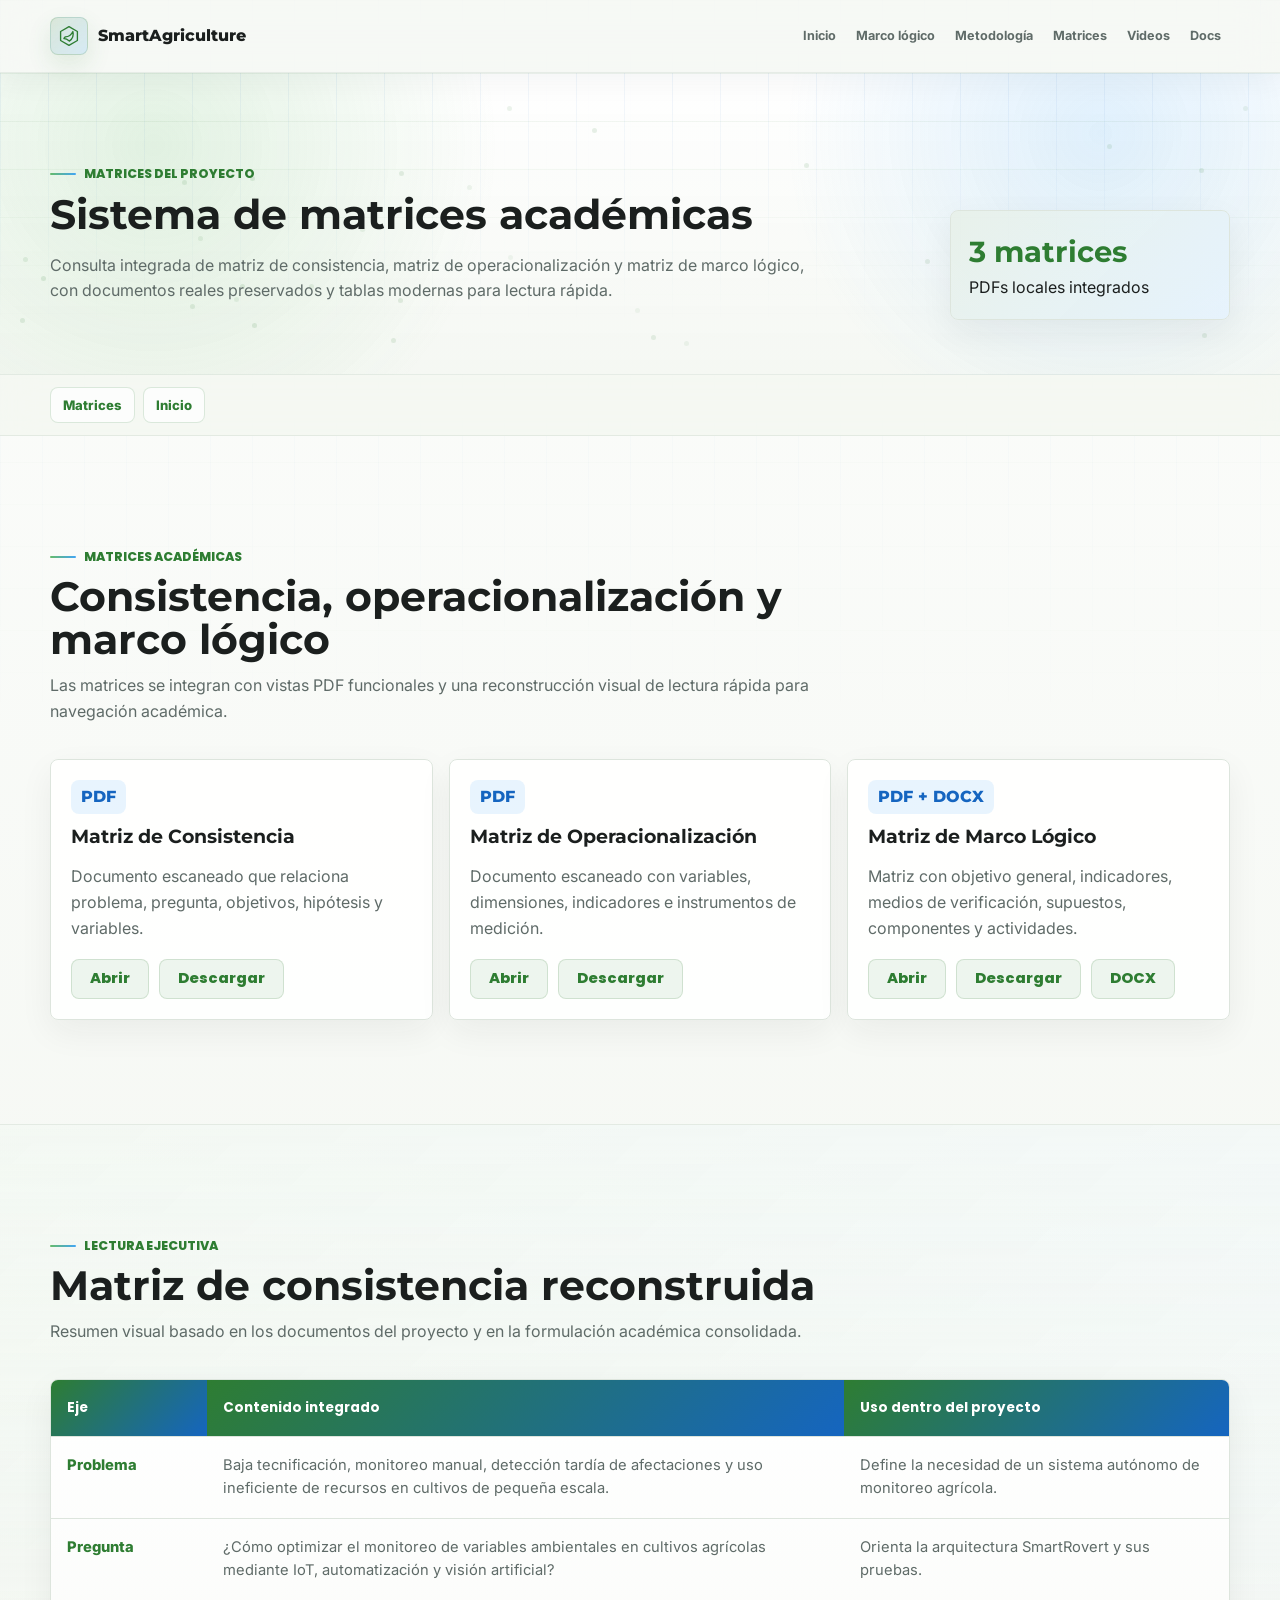
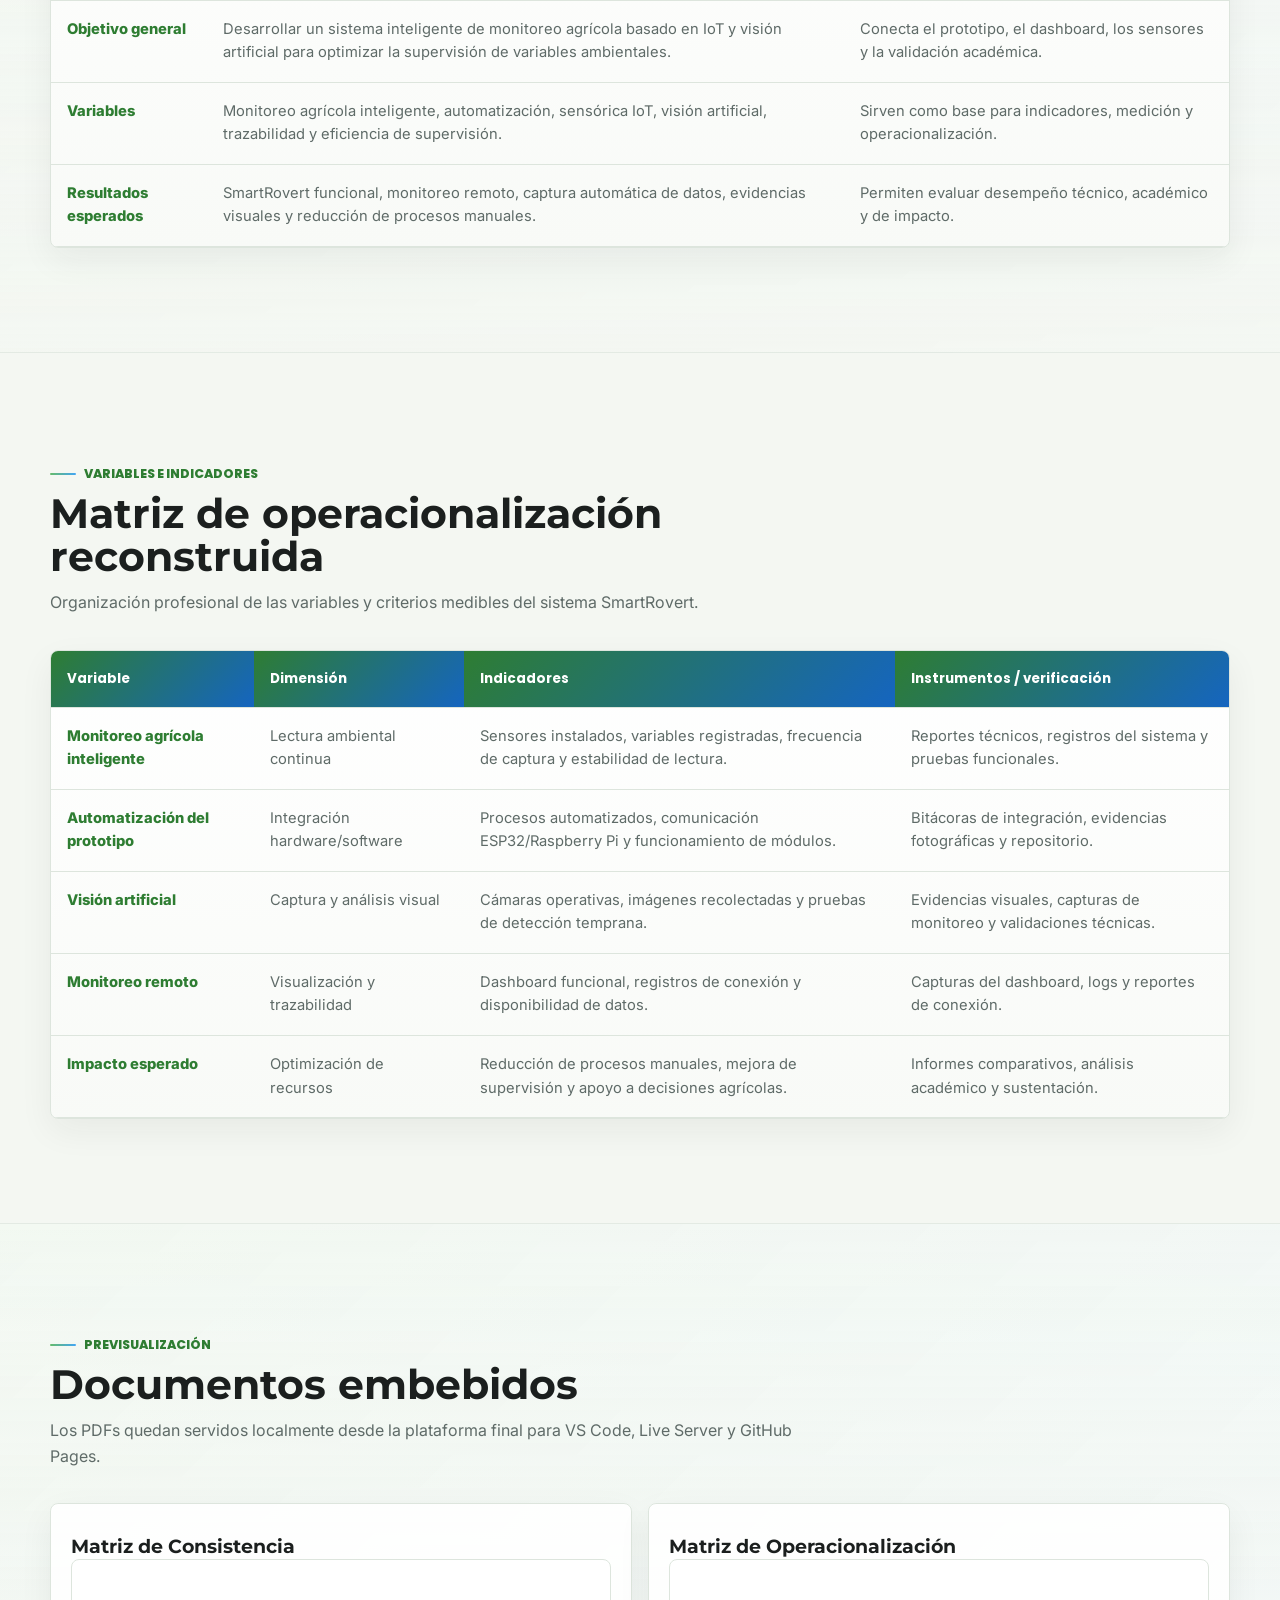
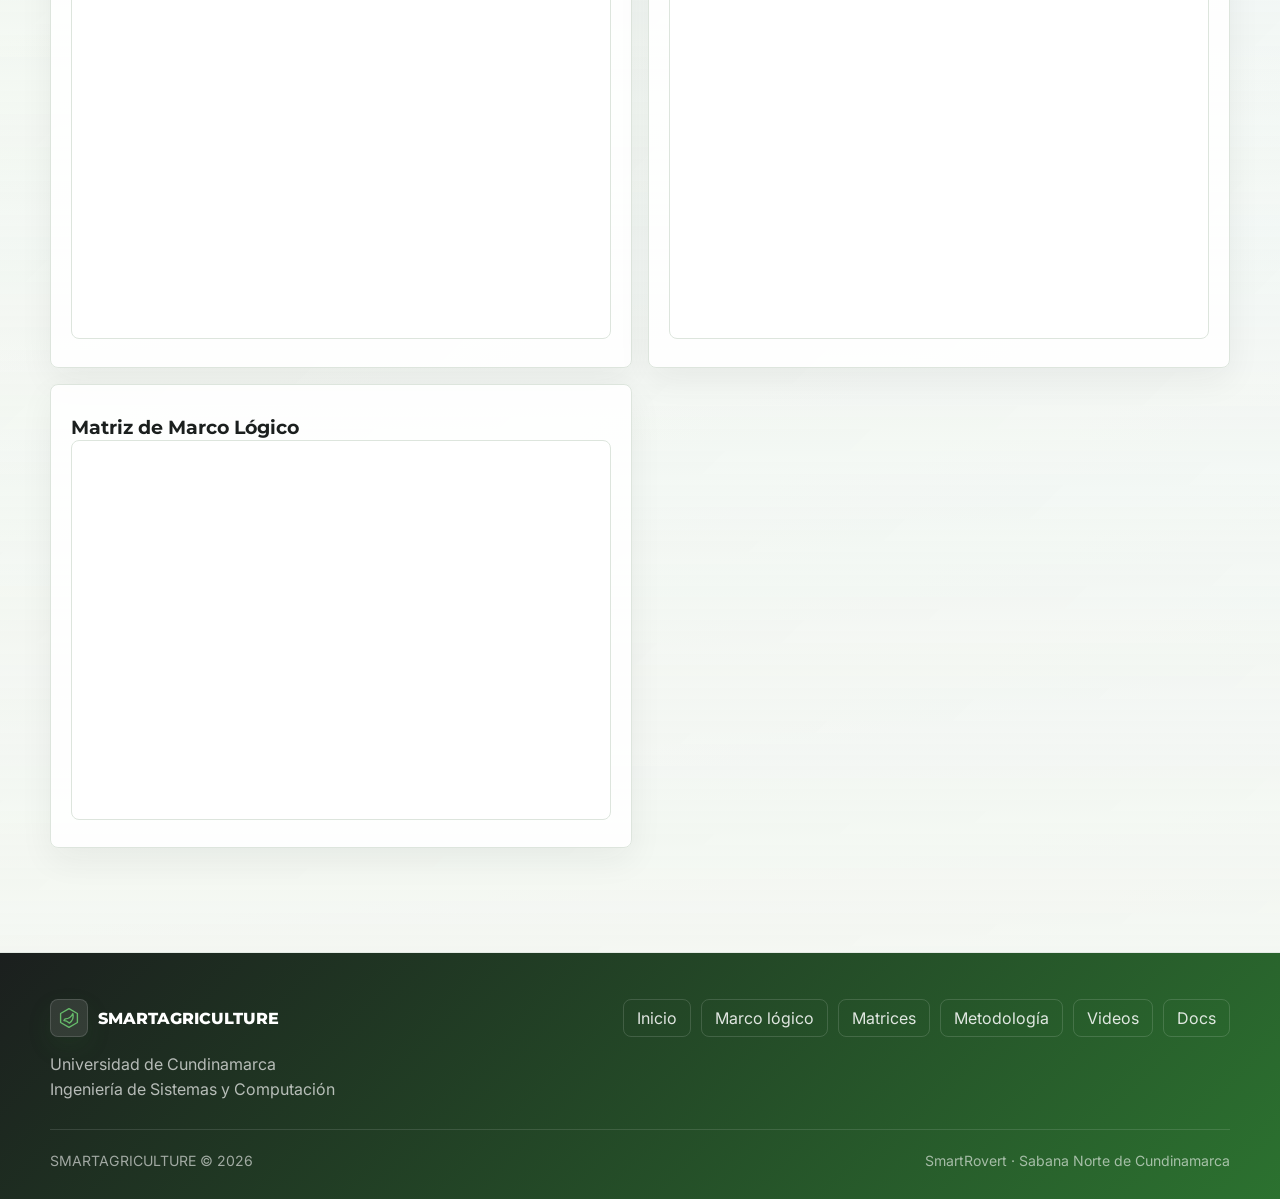
<file: pages/matrices.html>
<!DOCTYPE html>
<html lang="es">
<head>
  <meta charset="UTF-8">
  <meta name="viewport" content="width=device-width, initial-scale=1.0">
  <meta name="description" content="Matrices académicas del proyecto SmartRovert integradas en una experiencia moderna y responsive.">
  <title>Matrices | SmartAgriculture</title>
  <link rel="icon" type="image/x-icon" href="../assets/icons/favicon.ico">
  <link rel="preconnect" href="https://fonts.googleapis.com">
  <link rel="preconnect" href="https://fonts.gstatic.com" crossorigin>
  <link href="https://fonts.googleapis.com/css2?family=Inter:wght@400;500;600;700;800&family=Montserrat:wght@600;700;800&family=Poppins:wght@400;500;600;700&display=swap" rel="stylesheet">
  <link rel="stylesheet" href="../style.css">
</head>
<body>

  <div class="cursor-light" aria-hidden="true"></div>
  <a class="skip-link" href="#contenido">Saltar al contenido</a>
  <header class="site-header" id="siteHeader">
    <nav class="navbar container" aria-label="Navegación principal">
      <a class="brand" href="../index.html#inicio" aria-label="SmartAgriculture inicio">
        <span class="brand-mark" aria-hidden="true">
          <svg viewBox="0 0 32 32"><path d="M16 3.5 27.2 10v12L16 28.5 4.8 22V10L16 3.5Z"></path><path d="M10.8 17.2c4.8.1 8.2-2.3 10.4-7.1 1.3 5-.5 9.5-4.8 12.7-2.4-2.2-4.2-3.6-7.2-3.5.4-.7.9-1.4 1.6-2.1Z"></path></svg>
        </span>
        <span>SmartAgriculture</span>
      </a>
      <button class="nav-toggle" type="button" aria-label="Abrir menú" aria-expanded="false" aria-controls="navMenu">
        <span></span><span></span><span></span>
      </button>
      <div class="nav-menu" id="navMenu">
        <a href="../index.html">Inicio</a>
        <a href="marco-logico.html">Marco lógico</a>
        <a href="metodologia.html">Metodología</a>
        <a href="#contenido">Matrices</a>
        <a href="../index.html#videos">Videos</a>
        <a href="../pages/documentacion.html">Docs</a>
      </div>
    </nav>
  </header>
  <main id="contenido">
    <section class="page-hero" id="matrices">
      <div class="particle-field" id="particleField" aria-hidden="true"></div>
      <div class="container page-hero-grid">
        <div class="reveal">
          <span class="eyebrow">Matrices del proyecto</span>
          <h1>Sistema de matrices académicas</h1>
          <p>Consulta integrada de matriz de consistencia, matriz de operacionalización y matriz de marco lógico, con documentos reales preservados y tablas modernas para lectura rápida.</p>
        </div>
        <aside class="page-hero-card reveal reveal-delay">
          <strong>3 matrices</strong>
          <span>PDFs locales integrados</span>
        </aside>
      </div>
    </section>
    <nav class="page-tabs" aria-label="Secciones internas"><div class="container"><a href="#contenido">Matrices</a><a href="#matrices">Inicio</a></div></nav>

    <section class="section">
      <div class="container">
        <div class="section-heading reveal">
          <span class="eyebrow">Matrices académicas</span>
          <h2>Consistencia, operacionalización y marco lógico</h2>
          <p>Las matrices se integran con vistas PDF funcionales y una reconstrucción visual de lectura rápida para navegación académica.</p>
        </div>
        <div class="resource-grid">

        <article class="resource-card reveal">
          <span class="resource-type">PDF</span>
          <h3>Matriz de Consistencia</h3>
          <p>Documento escaneado que relaciona problema, pregunta, objetivos, hipótesis y variables.</p>
          <div class="resource-actions">
            <a class="download-btn" href="../assets/docs/matriz-consistencia.pdf" target="_blank" rel="noreferrer">Abrir</a>
            <a class="download-btn" href="../assets/docs/matriz-consistencia.pdf" download>Descargar</a>
            
          </div>
        </article>

        <article class="resource-card reveal">
          <span class="resource-type">PDF</span>
          <h3>Matriz de Operacionalización</h3>
          <p>Documento escaneado con variables, dimensiones, indicadores e instrumentos de medición.</p>
          <div class="resource-actions">
            <a class="download-btn" href="../assets/docs/matriz-operacionalizacion.pdf" target="_blank" rel="noreferrer">Abrir</a>
            <a class="download-btn" href="../assets/docs/matriz-operacionalizacion.pdf" download>Descargar</a>
            
          </div>
        </article>

        <article class="resource-card reveal">
          <span class="resource-type">PDF + DOCX</span>
          <h3>Matriz de Marco Lógico</h3>
          <p>Matriz con objetivo general, indicadores, medios de verificación, supuestos, componentes y actividades.</p>
          <div class="resource-actions">
            <a class="download-btn" href="../assets/docs/matriz-marco-logico-smartrovert.pdf" target="_blank" rel="noreferrer">Abrir</a>
            <a class="download-btn" href="../assets/docs/matriz-marco-logico-smartrovert.pdf" download>Descargar</a>
            <a class="download-btn" href="../assets/docs/matriz-marco-logico-smartrovert.docx" target="_blank" rel="noreferrer">DOCX</a>
          </div>
        </article>
        </div>
      </div>
    </section>

    <section class="section section-alt">
      <div class="container">
        <div class="section-heading reveal">
          <span class="eyebrow">Lectura ejecutiva</span>
          <h2>Matriz de consistencia reconstruida</h2>
          <p>Resumen visual basado en los documentos del proyecto y en la formulación académica consolidada.</p>
        </div>
        <div class="table-shell reveal">
          <table>
            <thead>
              <tr><th>Eje</th><th>Contenido integrado</th><th>Uso dentro del proyecto</th></tr>
            </thead>
            <tbody>
              <tr><td>Problema</td><td>Baja tecnificación, monitoreo manual, detección tardía de afectaciones y uso ineficiente de recursos en cultivos de pequeña escala.</td><td>Define la necesidad de un sistema autónomo de monitoreo agrícola.</td></tr>
              <tr><td>Pregunta</td><td>¿Cómo optimizar el monitoreo de variables ambientales en cultivos agrícolas mediante IoT, automatización y visión artificial?</td><td>Orienta la arquitectura SmartRovert y sus pruebas.</td></tr>
              <tr><td>Objetivo general</td><td>Desarrollar un sistema inteligente de monitoreo agrícola basado en IoT y visión artificial para optimizar la supervisión de variables ambientales.</td><td>Conecta el prototipo, el dashboard, los sensores y la validación académica.</td></tr>
              <tr><td>Variables</td><td>Monitoreo agrícola inteligente, automatización, sensórica IoT, visión artificial, trazabilidad y eficiencia de supervisión.</td><td>Sirven como base para indicadores, medición y operacionalización.</td></tr>
              <tr><td>Resultados esperados</td><td>SmartRovert funcional, monitoreo remoto, captura automática de datos, evidencias visuales y reducción de procesos manuales.</td><td>Permiten evaluar desempeño técnico, académico y de impacto.</td></tr>
            </tbody>
          </table>
        </div>
      </div>
    </section>

    <section class="section">
      <div class="container">
        <div class="section-heading reveal">
          <span class="eyebrow">Variables e indicadores</span>
          <h2>Matriz de operacionalización reconstruida</h2>
          <p>Organización profesional de las variables y criterios medibles del sistema SmartRovert.</p>
        </div>
        <div class="table-shell reveal">
          <table>
            <thead>
              <tr><th>Variable</th><th>Dimensión</th><th>Indicadores</th><th>Instrumentos / verificación</th></tr>
            </thead>
            <tbody>
              <tr><td>Monitoreo agrícola inteligente</td><td>Lectura ambiental continua</td><td>Sensores instalados, variables registradas, frecuencia de captura y estabilidad de lectura.</td><td>Reportes técnicos, registros del sistema y pruebas funcionales.</td></tr>
              <tr><td>Automatización del prototipo</td><td>Integración hardware/software</td><td>Procesos automatizados, comunicación ESP32/Raspberry Pi y funcionamiento de módulos.</td><td>Bitácoras de integración, evidencias fotográficas y repositorio.</td></tr>
              <tr><td>Visión artificial</td><td>Captura y análisis visual</td><td>Cámaras operativas, imágenes recolectadas y pruebas de detección temprana.</td><td>Evidencias visuales, capturas de monitoreo y validaciones técnicas.</td></tr>
              <tr><td>Monitoreo remoto</td><td>Visualización y trazabilidad</td><td>Dashboard funcional, registros de conexión y disponibilidad de datos.</td><td>Capturas del dashboard, logs y reportes de conexión.</td></tr>
              <tr><td>Impacto esperado</td><td>Optimización de recursos</td><td>Reducción de procesos manuales, mejora de supervisión y apoyo a decisiones agrícolas.</td><td>Informes comparativos, análisis académico y sustentación.</td></tr>
            </tbody>
          </table>
        </div>
      </div>
    </section>

    <section class="section section-alt">
      <div class="container">
        <div class="section-heading reveal">
          <span class="eyebrow">Previsualización</span>
          <h2>Documentos embebidos</h2>
          <p>Los PDFs quedan servidos localmente desde la plataforma final para VS Code, Live Server y GitHub Pages.</p>
        </div>
        <div class="preview-grid">
          <article class="resource-card reveal">
            <h3>Matriz de Consistencia</h3>
            <iframe class="pdf-frame" src="../assets/docs/matriz-consistencia.pdf" title="Matriz de Consistencia"></iframe>
          </article>
          <article class="resource-card reveal">
            <h3>Matriz de Operacionalización</h3>
            <iframe class="pdf-frame" src="../assets/docs/matriz-operacionalizacion.pdf" title="Matriz de Operacionalización"></iframe>
          </article>
          <article class="resource-card reveal">
            <h3>Matriz de Marco Lógico</h3>
            <iframe class="pdf-frame" src="../assets/docs/matriz-marco-logico-smartrovert.pdf" title="Matriz de Marco Lógico"></iframe>
          </article>
        </div>
      </div>
    </section>
  </main>

  <button class="back-to-top" id="backToTop" type="button" aria-label="Volver arriba">
    <svg viewBox="0 0 24 24" aria-hidden="true"><path d="M12 19V5M5 12l7-7 7 7"></path></svg>
  </button>

  <footer class="site-footer">
    <div class="container footer-grid">
      <div>
        <a class="brand footer-brand" href="../index.html#inicio">
          <span class="brand-mark" aria-hidden="true">
            <svg viewBox="0 0 32 32"><path d="M16 3.5 27.2 10v12L16 28.5 4.8 22V10L16 3.5Z"></path><path d="M10.8 17.2c4.8.1 8.2-2.3 10.4-7.1 1.3 5-.5 9.5-4.8 12.7-2.4-2.2-4.2-3.6-7.2-3.5.4-.7.9-1.4 1.6-2.1Z"></path></svg>
          </span>
          <span>SMARTAGRICULTURE</span>
        </a>
        <p>Universidad de Cundinamarca<br>Ingeniería de Sistemas y Computación</p>
      </div>
      <div class="footer-links" aria-label="Enlaces de plataforma">
        <a href="../index.html">Inicio</a>
        <a href="../pages/marco-logico.html">Marco lógico</a>
        <a href="../pages/matrices.html">Matrices</a>
        <a href="../pages/metodologia.html">Metodología</a>
        <a href="../index.html#videos">Videos</a>
        <a href="../pages/documentacion.html">Docs</a>
      </div>
    </div>
    <div class="footer-bottom container">
      <span>SMARTAGRICULTURE © 2026</span>
      <span>SmartRovert · Sabana Norte de Cundinamarca</span>
    </div>
  </footer>
  <script src="../script.js"></script>
</body>
</html>
</file>
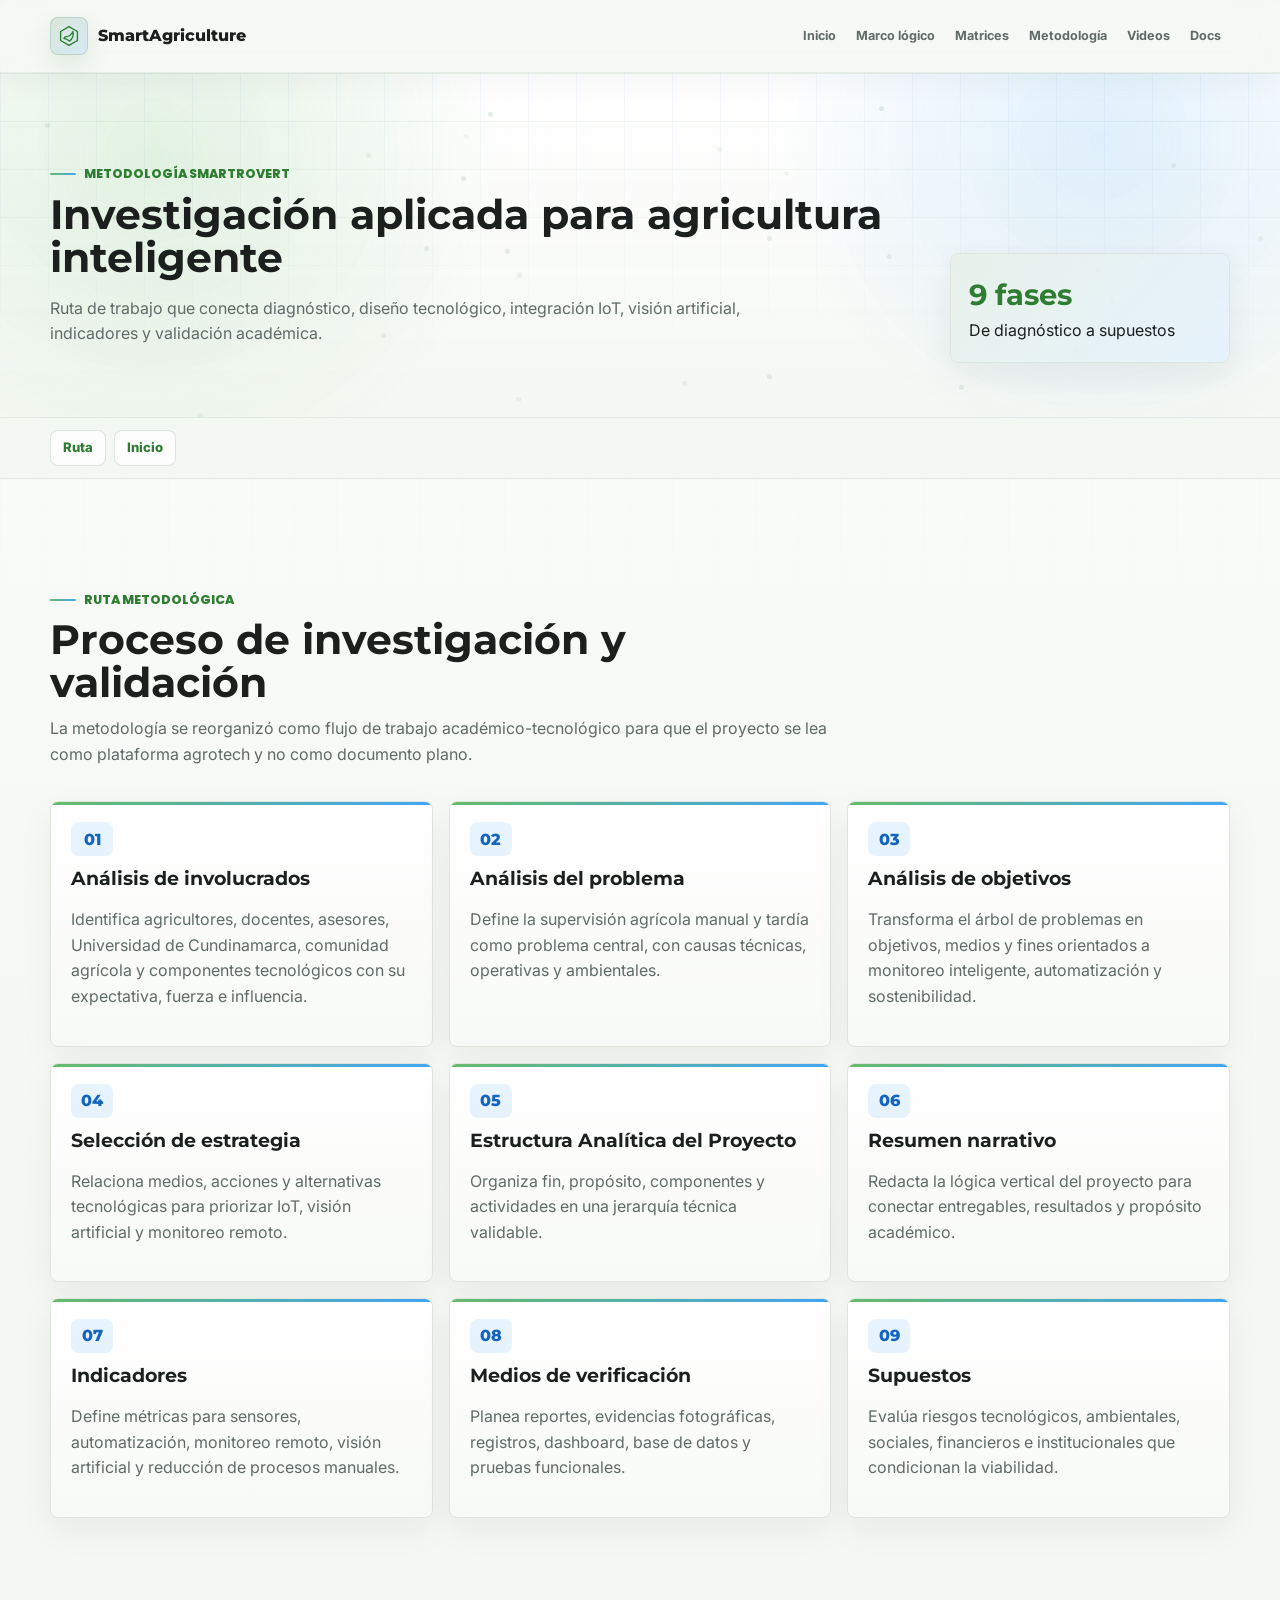
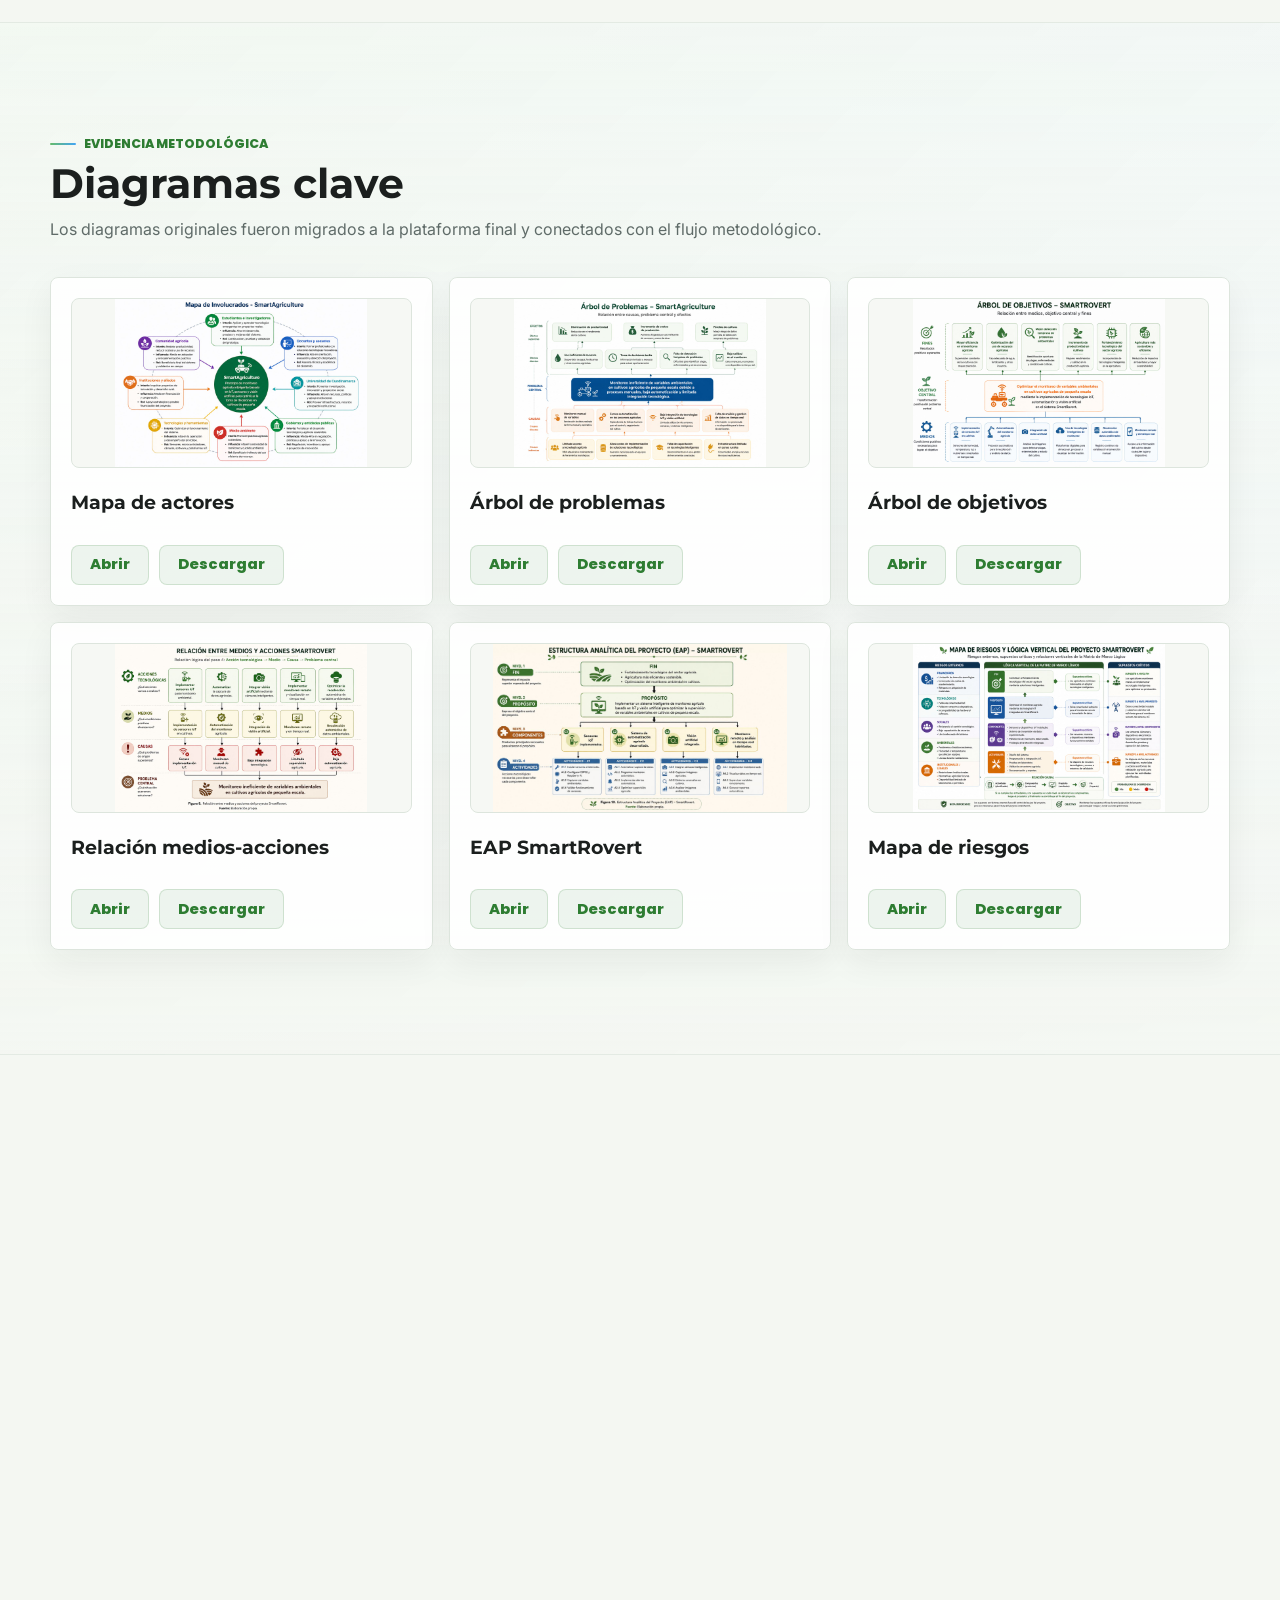
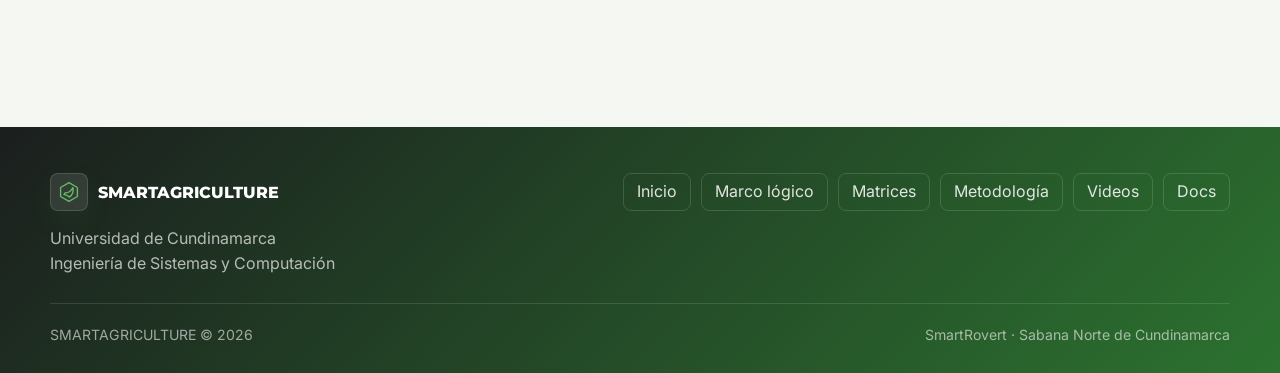
<file: pages/metodologia.html>
<!DOCTYPE html>
<html lang="es">
<head>
  <meta charset="UTF-8">
  <meta name="viewport" content="width=device-width, initial-scale=1.0">
  <meta name="description" content="Metodología del proyecto SmartRovert integrada con marco lógico, indicadores, verificación y supuestos.">
  <title>Metodología | SmartAgriculture</title>
  <link rel="icon" type="image/x-icon" href="../assets/icons/favicon.ico">
  <link rel="preconnect" href="https://fonts.googleapis.com">
  <link rel="preconnect" href="https://fonts.gstatic.com" crossorigin>
  <link href="https://fonts.googleapis.com/css2?family=Inter:wght@400;500;600;700;800&family=Montserrat:wght@600;700;800&family=Poppins:wght@400;500;600;700&display=swap" rel="stylesheet">
  <link rel="stylesheet" href="../style.css">
</head>
<body>

  <div class="cursor-light" aria-hidden="true"></div>
  <a class="skip-link" href="#contenido">Saltar al contenido</a>
  <header class="site-header" id="siteHeader">
    <nav class="navbar container" aria-label="Navegación principal">
      <a class="brand" href="../index.html#inicio" aria-label="SmartAgriculture inicio">
        <span class="brand-mark" aria-hidden="true">
          <svg viewBox="0 0 32 32"><path d="M16 3.5 27.2 10v12L16 28.5 4.8 22V10L16 3.5Z"></path><path d="M10.8 17.2c4.8.1 8.2-2.3 10.4-7.1 1.3 5-.5 9.5-4.8 12.7-2.4-2.2-4.2-3.6-7.2-3.5.4-.7.9-1.4 1.6-2.1Z"></path></svg>
        </span>
        <span>SmartAgriculture</span>
      </a>
      <button class="nav-toggle" type="button" aria-label="Abrir menú" aria-expanded="false" aria-controls="navMenu">
        <span></span><span></span><span></span>
      </button>
      <div class="nav-menu" id="navMenu">
        <a href="../index.html">Inicio</a>
        <a href="marco-logico.html">Marco lógico</a>
        <a href="matrices.html">Matrices</a>
        <a href="#contenido">Metodología</a>
        <a href="../index.html#videos">Videos</a>
        <a href="../pages/documentacion.html">Docs</a>
      </div>
    </nav>
  </header>
  <main id="contenido">
    <section class="page-hero" id="metodologia">
      <div class="particle-field" id="particleField" aria-hidden="true"></div>
      <div class="container page-hero-grid">
        <div class="reveal">
          <span class="eyebrow">Metodología SmartRovert</span>
          <h1>Investigación aplicada para agricultura inteligente</h1>
          <p>Ruta de trabajo que conecta diagnóstico, diseño tecnológico, integración IoT, visión artificial, indicadores y validación académica.</p>
        </div>
        <aside class="page-hero-card reveal reveal-delay">
          <strong>9 fases</strong>
          <span>De diagnóstico a supuestos</span>
        </aside>
      </div>
    </section>
    <nav class="page-tabs" aria-label="Secciones internas"><div class="container"><a href="#contenido">Ruta</a><a href="#metodologia">Inicio</a></div></nav>

    <section class="section">
      <div class="container">
        <div class="section-heading reveal">
          <span class="eyebrow">Ruta metodológica</span>
          <h2>Proceso de investigación y validación</h2>
          <p>La metodología se reorganizó como flujo de trabajo académico-tecnológico para que el proyecto se lea como plataforma agrotech y no como documento plano.</p>
        </div>
        <div class="method-flow">
          <article class="method-step reveal"><span>01</span><h3>Análisis de involucrados</h3><p>Identifica agricultores, docentes, asesores, Universidad de Cundinamarca, comunidad agrícola y componentes tecnológicos con su expectativa, fuerza e influencia.</p></article><article class="method-step reveal"><span>02</span><h3>Análisis del problema</h3><p>Define la supervisión agrícola manual y tardía como problema central, con causas técnicas, operativas y ambientales.</p></article><article class="method-step reveal"><span>03</span><h3>Análisis de objetivos</h3><p>Transforma el árbol de problemas en objetivos, medios y fines orientados a monitoreo inteligente, automatización y sostenibilidad.</p></article><article class="method-step reveal"><span>04</span><h3>Selección de estrategia</h3><p>Relaciona medios, acciones y alternativas tecnológicas para priorizar IoT, visión artificial y monitoreo remoto.</p></article><article class="method-step reveal"><span>05</span><h3>Estructura Analítica del Proyecto</h3><p>Organiza fin, propósito, componentes y actividades en una jerarquía técnica validable.</p></article><article class="method-step reveal"><span>06</span><h3>Resumen narrativo</h3><p>Redacta la lógica vertical del proyecto para conectar entregables, resultados y propósito académico.</p></article><article class="method-step reveal"><span>07</span><h3>Indicadores</h3><p>Define métricas para sensores, automatización, monitoreo remoto, visión artificial y reducción de procesos manuales.</p></article><article class="method-step reveal"><span>08</span><h3>Medios de verificación</h3><p>Planea reportes, evidencias fotográficas, registros, dashboard, base de datos y pruebas funcionales.</p></article><article class="method-step reveal"><span>09</span><h3>Supuestos</h3><p>Evalúa riesgos tecnológicos, ambientales, sociales, financieros e institucionales que condicionan la viabilidad.</p></article>
        </div>
      </div>
    </section>
    <section class="section section-alt">
      <div class="container">
        <div class="section-heading reveal">
          <span class="eyebrow">Evidencia metodológica</span>
          <h2>Diagramas clave</h2>
          <p>Los diagramas originales fueron migrados a la plataforma final y conectados con el flujo metodológico.</p>
        </div>
        <div class="asset-gallery">
          <article class="asset-card reveal"><img src="../assets/images/marco-logico/mapa-actores.png" alt="Mapa de actores"><h3>Mapa de actores</h3><div class="asset-actions"><a class="download-btn" href="../assets/images/marco-logico/mapa-actores.png" target="_blank" rel="noreferrer">Abrir</a><a class="download-btn" href="../assets/images/marco-logico/mapa-actores.png" download>Descargar</a></div></article><article class="asset-card reveal"><img src="../assets/images/marco-logico/arbol-problemas.png" alt="Árbol de problemas"><h3>Árbol de problemas</h3><div class="asset-actions"><a class="download-btn" href="../assets/images/marco-logico/arbol-problemas.png" target="_blank" rel="noreferrer">Abrir</a><a class="download-btn" href="../assets/images/marco-logico/arbol-problemas.png" download>Descargar</a></div></article><article class="asset-card reveal"><img src="../assets/images/marco-logico/arbol-objetivos.png" alt="Árbol de objetivos"><h3>Árbol de objetivos</h3><div class="asset-actions"><a class="download-btn" href="../assets/images/marco-logico/arbol-objetivos.png" target="_blank" rel="noreferrer">Abrir</a><a class="download-btn" href="../assets/images/marco-logico/arbol-objetivos.png" download>Descargar</a></div></article><article class="asset-card reveal"><img src="../assets/images/marco-logico/relacion-medios-acciones.png" alt="Relación medios-acciones"><h3>Relación medios-acciones</h3><div class="asset-actions"><a class="download-btn" href="../assets/images/marco-logico/relacion-medios-acciones.png" target="_blank" rel="noreferrer">Abrir</a><a class="download-btn" href="../assets/images/marco-logico/relacion-medios-acciones.png" download>Descargar</a></div></article><article class="asset-card reveal"><img src="../assets/images/marco-logico/eap-smartrovert.png" alt="EAP SmartRovert"><h3>EAP SmartRovert</h3><div class="asset-actions"><a class="download-btn" href="../assets/images/marco-logico/eap-smartrovert.png" target="_blank" rel="noreferrer">Abrir</a><a class="download-btn" href="../assets/images/marco-logico/eap-smartrovert.png" download>Descargar</a></div></article><article class="asset-card reveal"><img src="../assets/images/marco-logico/mapa-riesgos.png" alt="Mapa de riesgos"><h3>Mapa de riesgos</h3><div class="asset-actions"><a class="download-btn" href="../assets/images/marco-logico/mapa-riesgos.png" target="_blank" rel="noreferrer">Abrir</a><a class="download-btn" href="../assets/images/marco-logico/mapa-riesgos.png" download>Descargar</a></div></article>
        </div>
      </div>
    </section>
    <section class="section">
      <div class="container">
        <div class="section-heading reveal">
          <span class="eyebrow">Control del proyecto</span>
          <h2>Indicadores, verificación y supuestos</h2>
          <p>La validación combina evidencias técnicas, registros de monitoreo, dashboard, fotografías, pruebas de sensores y análisis de riesgos.</p>
        </div>
        <div class="matrix-card-grid">
          <article class="matrix-card reveal"><span>IND</span><h3>Indicadores</h3><p>Automatización, sensores IoT, monitoreo remoto, visión artificial y reducción de procesos manuales.</p></article>
          <article class="matrix-card reveal"><span>VER</span><h3>Verificación</h3><p>Reportes técnicos, dashboard, capturas, bitácoras, base de datos y registros funcionales.</p></article>
          <article class="matrix-card reveal"><span>SUP</span><h3>Supuestos</h3><p>Conectividad, clima, recursos tecnológicos, apoyo académico y aceptación de usuarios potenciales.</p></article>
          <article class="matrix-card reveal"><span>RIE</span><h3>Riesgos</h3><p>Fallos de sensores, humedad, retrasos de materiales, conectividad y restricciones de validación.</p></article>
        </div>
      </div>
    </section>
  </main>

  <button class="back-to-top" id="backToTop" type="button" aria-label="Volver arriba">
    <svg viewBox="0 0 24 24" aria-hidden="true"><path d="M12 19V5M5 12l7-7 7 7"></path></svg>
  </button>

  <footer class="site-footer">
    <div class="container footer-grid">
      <div>
        <a class="brand footer-brand" href="../index.html#inicio">
          <span class="brand-mark" aria-hidden="true">
            <svg viewBox="0 0 32 32"><path d="M16 3.5 27.2 10v12L16 28.5 4.8 22V10L16 3.5Z"></path><path d="M10.8 17.2c4.8.1 8.2-2.3 10.4-7.1 1.3 5-.5 9.5-4.8 12.7-2.4-2.2-4.2-3.6-7.2-3.5.4-.7.9-1.4 1.6-2.1Z"></path></svg>
          </span>
          <span>SMARTAGRICULTURE</span>
        </a>
        <p>Universidad de Cundinamarca<br>Ingeniería de Sistemas y Computación</p>
      </div>
      <div class="footer-links" aria-label="Enlaces de plataforma">
        <a href="../index.html">Inicio</a>
        <a href="../pages/marco-logico.html">Marco lógico</a>
        <a href="../pages/matrices.html">Matrices</a>
        <a href="../pages/metodologia.html">Metodología</a>
        <a href="../index.html#videos">Videos</a>
        <a href="../pages/documentacion.html">Docs</a>
      </div>
    </div>
    <div class="footer-bottom container">
      <span>SMARTAGRICULTURE © 2026</span>
      <span>SmartRovert · Sabana Norte de Cundinamarca</span>
    </div>
  </footer>
  <script src="../script.js"></script>
</body>
</html>
</file>
<file: style.css>
:root {
  --green-700: #2E7D32;
  --green-400: #66BB6A;
  --green-200: #A5D6A7;
  --blue-700: #1565C0;
  --blue-400: #42A5F5;
  --bg: #F4F7F2;
  --card: #FFFFFF;
  --text: #1B1F1E;
  --muted: #5F6B68;
  --border: #DDE5DD;
  --shadow: 0 18px 48px rgba(27, 31, 30, 0.10);
  --shadow-soft: 0 12px 32px rgba(21, 101, 192, 0.10);
  --radius: 8px;
  --header-height: 72px;
  --ease: cubic-bezier(0.22, 1, 0.36, 1);
}

* {
  box-sizing: border-box;
}

html {
  scroll-behavior: smooth;
}

body {
  margin: 0;
  font-family: "Inter", "Poppins", "Montserrat", Arial, sans-serif;
  color: var(--text);
  background:
    linear-gradient(180deg, rgba(255, 255, 255, 0.74), rgba(244, 247, 242, 0.96) 36%),
    var(--bg);
  line-height: 1.6;
  overflow-x: hidden;
}

body.menu-open {
  overflow: hidden;
}

body::before {
  content: "";
  position: fixed;
  inset: 0;
  pointer-events: none;
  z-index: -3;
  background-image:
    linear-gradient(rgba(46, 125, 50, 0.045) 1px, transparent 1px),
    linear-gradient(90deg, rgba(21, 101, 192, 0.04) 1px, transparent 1px);
  background-size: 42px 42px;
  mask-image: linear-gradient(to bottom, black, transparent 82%);
}

a {
  color: inherit;
  text-decoration: none;
}

button,
a {
  -webkit-tap-highlight-color: transparent;
}

button {
  font: inherit;
}

svg,
img {
  display: block;
}

.container {
  width: min(100% - 32px, 1180px);
  margin-inline: auto;
}

.skip-link {
  position: fixed;
  left: 16px;
  top: -80px;
  z-index: 999;
  padding: 10px 14px;
  border-radius: var(--radius);
  color: var(--card);
  background: var(--blue-700);
  transition: top 0.25s ease;
}

.skip-link:focus {
  top: 16px;
}

.cursor-light {
  position: fixed;
  width: 220px;
  height: 220px;
  pointer-events: none;
  z-index: 30;
  opacity: 0;
  transform: translate(-50%, -50%);
  background: radial-gradient(circle, rgba(66, 165, 245, 0.18), rgba(102, 187, 106, 0.08) 46%, transparent 72%);
  mix-blend-mode: multiply;
  transition: opacity 0.25s ease;
}

.site-header {
  position: relative;
  z-index: 100;
  min-height: var(--header-height);
  border-bottom: 1px solid rgba(221, 229, 221, 0.64);
  background: rgba(244, 247, 242, 0.70);
  backdrop-filter: blur(18px);
  box-shadow: 0 8px 28px rgba(27, 31, 30, 0.05);
}

.site-header.menu-active {
  background: rgba(244, 247, 242, 0.92);
}

.navbar {
  min-height: var(--header-height);
  display: flex;
  align-items: center;
  justify-content: space-between;
  gap: 18px;
}

.brand {
  display: inline-flex;
  align-items: center;
  gap: 10px;
  font-family: "Montserrat", "Inter", sans-serif;
  font-weight: 800;
  font-size: 0.98rem;
  color: var(--text);
  white-space: nowrap;
}

.brand-mark {
  width: 38px;
  height: 38px;
  display: grid;
  place-items: center;
  border-radius: var(--radius);
  background: linear-gradient(135deg, rgba(46, 125, 50, 0.14), rgba(66, 165, 245, 0.18));
  border: 1px solid rgba(46, 125, 50, 0.18);
  box-shadow: 0 10px 24px rgba(46, 125, 50, 0.12);
}

.brand-mark svg {
  width: 24px;
  height: 24px;
  fill: none;
  stroke: var(--green-700);
  stroke-width: 1.8;
  stroke-linecap: round;
  stroke-linejoin: round;
}

.nav-toggle {
  width: 44px;
  height: 44px;
  display: inline-flex;
  flex-direction: column;
  align-items: center;
  justify-content: center;
  gap: 5px;
  border: 1px solid rgba(46, 125, 50, 0.16);
  border-radius: var(--radius);
  color: var(--text);
  background: rgba(255, 255, 255, 0.76);
  cursor: pointer;
  transition: transform 0.24s var(--ease), box-shadow 0.24s ease, border-color 0.24s ease;
}

.nav-toggle span {
  width: 19px;
  height: 2px;
  border-radius: 999px;
  background: var(--text);
  transition: transform 0.25s var(--ease), opacity 0.2s ease;
}

.nav-toggle:hover {
  transform: translateY(-2px);
  border-color: rgba(21, 101, 192, 0.34);
  box-shadow: 0 12px 28px rgba(66, 165, 245, 0.18);
}

.nav-toggle.is-open span:nth-child(1) {
  transform: translateY(7px) rotate(45deg);
}

.nav-toggle.is-open span:nth-child(2) {
  opacity: 0;
}

.nav-toggle.is-open span:nth-child(3) {
  transform: translateY(-7px) rotate(-45deg);
}

.nav-menu {
  position: absolute;
  top: calc(var(--header-height) - 2px);
  left: 16px;
  right: 16px;
  display: grid;
  gap: 6px;
  padding: 14px;
  border: 1px solid rgba(221, 229, 221, 0.92);
  border-radius: var(--radius);
  background: rgba(255, 255, 255, 0.92);
  box-shadow: var(--shadow);
  backdrop-filter: blur(18px);
  opacity: 0;
  visibility: hidden;
  transform: translateY(-12px);
  transition: opacity 0.25s ease, transform 0.25s var(--ease), visibility 0.25s ease;
}

.nav-menu.is-open {
  opacity: 1;
  visibility: visible;
  transform: translateY(0);
}

.nav-menu a {
  position: relative;
  padding: 11px 12px;
  border-radius: var(--radius);
  color: var(--muted);
  font-size: 0.92rem;
  font-weight: 700;
  transition: color 0.24s ease, background 0.24s ease, transform 0.24s var(--ease);
}

.nav-menu a::after {
  content: "";
  position: absolute;
  left: 12px;
  right: 12px;
  bottom: 6px;
  height: 2px;
  border-radius: 999px;
  background: linear-gradient(90deg, var(--green-400), var(--blue-400));
  transform: scaleX(0);
  transform-origin: left;
  transition: transform 0.28s var(--ease);
}

.nav-menu a:hover,
.nav-menu a.active {
  color: var(--green-700);
  background: rgba(46, 125, 50, 0.07);
  transform: translateY(-1px);
}

.nav-menu a:hover::after,
.nav-menu a.active::after {
  transform: scaleX(1);
}

.section {
  padding: 84px 0;
  scroll-margin-top: 18px;
}

.section-alt {
  background:
    linear-gradient(180deg, rgba(255, 255, 255, 0.48), rgba(244, 247, 242, 0.94)),
    linear-gradient(135deg, rgba(165, 214, 167, 0.16), rgba(66, 165, 245, 0.08));
  border-block: 1px solid rgba(221, 229, 221, 0.72);
}

.section-soft {
  padding: 28px 0 16px;
}

.section-heading {
  max-width: 780px;
  margin-bottom: 34px;
}

.section-heading h2,
.hero h1 {
  margin: 0;
  font-family: "Montserrat", "Inter", sans-serif;
  color: var(--text);
  line-height: 1.06;
}

.section-heading h2 {
  margin-top: 8px;
  font-size: 2.1rem;
}

.section-heading p {
  margin: 12px 0 0;
  color: var(--muted);
  font-size: 1rem;
}

.eyebrow {
  display: inline-flex;
  align-items: center;
  gap: 8px;
  color: var(--green-700);
  font-family: "Poppins", "Inter", sans-serif;
  font-size: 0.78rem;
  font-weight: 800;
  text-transform: uppercase;
}

.eyebrow::before {
  content: "";
  width: 26px;
  height: 2px;
  border-radius: 999px;
  background: linear-gradient(90deg, var(--green-400), var(--blue-400));
}

.hero {
  position: relative;
  min-height: calc(100svh - var(--header-height));
  display: grid;
  align-items: center;
  padding: 78px 0 68px;
  overflow: hidden;
}

.hero-background {
  position: absolute;
  inset: 0;
  z-index: -1;
  background:
    radial-gradient(circle at 15% 22%, rgba(102, 187, 106, 0.18), transparent 31%),
    radial-gradient(circle at 82% 28%, rgba(66, 165, 245, 0.18), transparent 30%),
    linear-gradient(120deg, rgba(46, 125, 50, 0.12), transparent 34%),
    linear-gradient(240deg, rgba(66, 165, 245, 0.13), transparent 38%),
    linear-gradient(180deg, rgba(255, 255, 255, 0.84), rgba(244, 247, 242, 0.92));
}

.hero-background::before {
  content: "";
  position: absolute;
  inset: 0;
  background:
    linear-gradient(90deg, transparent 0 49%, rgba(46, 125, 50, 0.08) 49% 50%, transparent 50% 100%),
    linear-gradient(0deg, transparent 0 49%, rgba(21, 101, 192, 0.06) 49% 50%, transparent 50% 100%);
  background-size: 96px 96px;
  mask-image: linear-gradient(to bottom, black 0 45%, transparent 82%);
  animation: gridDrift 20s linear infinite;
}

.hero-background::after {
  content: "";
  position: absolute;
  inset: 0;
  background:
    linear-gradient(110deg, transparent, rgba(255, 255, 255, 0.50), transparent),
    linear-gradient(180deg, transparent 0 72%, var(--bg) 96%);
  opacity: 0.72;
  animation: ambientSweep 10s ease-in-out infinite alternate;
}

.tech-line {
  position: absolute;
  height: 1px;
  background: linear-gradient(90deg, transparent, rgba(46, 125, 50, 0.32), rgba(66, 165, 245, 0.22), transparent);
  transform-origin: left;
  opacity: 0.58;
}

.line-a {
  left: 3%;
  top: 24%;
  width: 42%;
  transform: rotate(-7deg);
}

.line-b {
  right: 5%;
  top: 38%;
  width: 34%;
  transform: rotate(8deg);
}

.line-c {
  left: 30%;
  bottom: 18%;
  width: 46%;
  transform: rotate(3deg);
}

.particle-field {
  position: absolute;
  inset: 0;
  overflow: hidden;
}

.particle {
  position: absolute;
  width: 5px;
  height: 5px;
  border-radius: 50%;
  background: rgba(46, 125, 50, 0.36);
  box-shadow: 0 0 16px rgba(66, 165, 245, 0.22);
  animation: particleFloat var(--duration, 13s) ease-in-out infinite;
  animation-delay: var(--delay, 0s);
}

.hero-grid {
  display: grid;
  gap: 34px;
  align-items: center;
}

.hero-content {
  max-width: 760px;
}

.hero h1 {
  margin-top: 12px;
  font-size: 2.8rem;
  font-weight: 800;
  letter-spacing: 0;
}

.hero-subtitle {
  margin: 18px 0 0;
  color: var(--blue-700);
  font-family: "Poppins", "Inter", sans-serif;
  font-size: 1.18rem;
  font-weight: 700;
  line-height: 1.45;
}

.hero-description {
  margin: 16px 0 0;
  max-width: 650px;
  color: var(--muted);
  font-size: 1rem;
}

.hero-actions {
  display: flex;
  flex-wrap: wrap;
  gap: 12px;
  margin-top: 28px;
}

.btn,
.download-btn {
  display: inline-flex;
  align-items: center;
  justify-content: center;
  gap: 9px;
  min-height: 46px;
  padding: 0 18px;
  border: 1px solid transparent;
  border-radius: var(--radius);
  font-family: "Poppins", "Inter", sans-serif;
  font-weight: 800;
  font-size: 0.92rem;
  cursor: pointer;
  transition: transform 0.25s var(--ease), box-shadow 0.25s ease, background 0.25s ease, border-color 0.25s ease, color 0.25s ease, opacity 0.25s ease;
}

.btn svg {
  width: 18px;
  height: 18px;
  fill: none;
  stroke: currentColor;
  stroke-width: 2;
  stroke-linecap: round;
  stroke-linejoin: round;
}

.btn-primary {
  color: var(--card);
  background: linear-gradient(135deg, var(--green-700), var(--blue-700));
  box-shadow: 0 14px 32px rgba(46, 125, 50, 0.22);
}

.btn-secondary {
  color: var(--green-700);
  background: rgba(255, 255, 255, 0.78);
  border-color: rgba(46, 125, 50, 0.18);
  box-shadow: 0 10px 24px rgba(21, 101, 192, 0.08);
}

.btn:hover,
.download-btn:hover {
  transform: translateY(-3px);
  box-shadow: 0 18px 38px rgba(21, 101, 192, 0.18), 0 0 0 4px rgba(102, 187, 106, 0.12);
}

.btn-secondary:hover {
  color: var(--blue-700);
  border-color: rgba(21, 101, 192, 0.28);
}

.quick-card {
  position: relative;
  overflow: hidden;
  border: 1px solid rgba(255, 255, 255, 0.58);
  border-radius: var(--radius);
  padding: 18px;
  color: var(--card);
  background:
    linear-gradient(135deg, rgba(46, 125, 50, 0.92), rgba(21, 101, 192, 0.92)),
    var(--green-700);
  box-shadow: 0 24px 64px rgba(21, 101, 192, 0.22);
}

.quick-card::before {
  content: "";
  position: absolute;
  inset: 0;
  background:
    linear-gradient(135deg, rgba(255, 255, 255, 0.24), transparent 36%),
    linear-gradient(90deg, rgba(255, 255, 255, 0.08) 1px, transparent 1px),
    linear-gradient(0deg, rgba(255, 255, 255, 0.08) 1px, transparent 1px);
  background-size: auto, 36px 36px, 36px 36px;
  opacity: 0.65;
}

.quick-card-glow {
  position: absolute;
  inset: 0;
  background: linear-gradient(110deg, transparent 18%, rgba(255, 255, 255, 0.18) 46%, transparent 70%);
  transform: translateX(-100%);
  animation: cardSheen 8s ease-in-out infinite;
}

.quick-card > *:not(.quick-card-glow) {
  position: relative;
  z-index: 1;
}

.quick-card-header {
  display: flex;
  align-items: center;
  gap: 12px;
  padding: 13px;
  border: 1px solid rgba(255, 255, 255, 0.24);
  border-radius: var(--radius);
  background: rgba(255, 255, 255, 0.12);
  backdrop-filter: blur(14px);
}

.quick-card-header p,
.quick-card-header strong {
  margin: 0;
}

.quick-card-header p {
  color: rgba(255, 255, 255, 0.76);
  font-size: 0.82rem;
  font-weight: 700;
}

.quick-card-header strong {
  display: block;
  font-family: "Montserrat", "Inter", sans-serif;
  font-size: 1rem;
}

.status-dot {
  position: relative;
  width: 12px;
  height: 12px;
  border-radius: 50%;
  background: var(--green-400);
  box-shadow: 0 0 0 6px rgba(102, 187, 106, 0.18);
}

.status-dot::after {
  content: "";
  position: absolute;
  inset: -7px;
  border: 1px solid rgba(165, 214, 167, 0.7);
  border-radius: 50%;
  animation: pulse 2.6s ease-out infinite;
}

.rover-panel {
  position: relative;
  margin: 16px 0;
  overflow: hidden;
  border: 1px solid rgba(255, 255, 255, 0.22);
  border-radius: var(--radius);
  background: rgba(255, 255, 255, 0.12);
  aspect-ratio: 1.62 / 1;
}

.rover-panel::before {
  content: "";
  position: absolute;
  inset: 0;
  background:
    linear-gradient(90deg, rgba(255, 255, 255, 0.08) 1px, transparent 1px),
    linear-gradient(0deg, rgba(255, 255, 255, 0.08) 1px, transparent 1px);
  background-size: 28px 28px;
}

.rover-orbit {
  position: absolute;
  left: 50%;
  top: 50%;
  width: 72%;
  aspect-ratio: 1;
  border: 1px solid rgba(255, 255, 255, 0.18);
  border-radius: 50%;
  transform: translate(-50%, -50%) rotate(0deg);
  animation: orbitSpin 18s linear infinite;
}

.rover-visual {
  position: relative;
  width: 100%;
  height: 100%;
  overflow: visible;
}

.rover-visual path,
.rover-visual rect,
.rover-visual circle {
  vector-effect: non-scaling-stroke;
}

.scan-path {
  fill: rgba(255, 255, 255, 0.09);
  stroke: rgba(255, 255, 255, 0.22);
  stroke-width: 2;
}

.sensor-rays path,
.plant-lines path {
  fill: none;
  stroke: rgba(255, 255, 255, 0.65);
  stroke-width: 3;
  stroke-linecap: round;
  stroke-linejoin: round;
}

.sensor-rays {
  animation: sensorPulse 2.8s ease-in-out infinite;
}

.rover-body rect,
.rover-body circle {
  fill: rgba(255, 255, 255, 0.16);
  stroke: url("#roverGrad");
  stroke-width: 4;
}

.rover-body path {
  fill: none;
  stroke: rgba(255, 255, 255, 0.78);
  stroke-width: 3;
  stroke-linecap: round;
  stroke-linejoin: round;
}

.quick-list {
  display: grid;
  gap: 8px;
  margin: 0;
  padding: 0;
  list-style: none;
}

.quick-list li {
  display: grid;
  gap: 5px;
  padding: 12px;
  border: 1px solid rgba(255, 255, 255, 0.2);
  border-radius: var(--radius);
  background: rgba(255, 255, 255, 0.12);
  backdrop-filter: blur(10px);
}

.quick-list span {
  color: rgba(255, 255, 255, 0.72);
  font-size: 0.74rem;
  font-weight: 800;
  text-transform: uppercase;
}

.quick-list strong {
  color: var(--card);
  font-size: 0.9rem;
  line-height: 1.42;
}

.tag-grid,
.story-grid,
.objective-grid,
.doc-grid,
.theory-grid,
.architecture-grid,
.gallery-grid,
.tech-grid,
.impact-grid,
.ods-grid {
  display: grid;
  gap: 16px;
}

.tag-grid {
  display: flex;
  flex-wrap: wrap;
  gap: 10px;
}

.tag-grid span {
  display: inline-flex;
  align-items: center;
  justify-content: center;
  min-height: 36px;
  padding: 0 13px;
  border: 1px solid rgba(46, 125, 50, 0.16);
  border-radius: var(--radius);
  color: var(--green-700);
  background: rgba(255, 255, 255, 0.74);
  box-shadow: 0 8px 20px rgba(21, 101, 192, 0.06);
  font-weight: 800;
  font-size: 0.84rem;
  transition: transform 0.24s var(--ease), box-shadow 0.24s ease, border-color 0.24s ease, color 0.24s ease;
}

.tag-grid span:hover {
  color: var(--blue-700);
  transform: translateY(-3px) scale(1.02);
  border-color: rgba(66, 165, 245, 0.32);
  box-shadow: 0 14px 30px rgba(66, 165, 245, 0.16), 0 0 0 4px rgba(165, 214, 167, 0.14);
}

.story-grid {
  grid-template-columns: 1fr;
}

.story-grid article {
  position: relative;
  padding: 18px;
  border: 1px solid var(--border);
  border-radius: var(--radius);
  background: rgba(255, 255, 255, 0.78);
  box-shadow: 0 12px 30px rgba(27, 31, 30, 0.05);
}

.story-grid span,
.doc-category,
.research-question span,
.goal-main span,
.impact-top span {
  color: var(--green-700);
  font-weight: 800;
  text-transform: uppercase;
  font-size: 0.78rem;
}

.story-grid strong {
  display: block;
  margin-top: 6px;
  font-family: "Montserrat", "Inter", sans-serif;
}

.story-grid p {
  margin: 6px 0 0;
  color: var(--muted);
  font-size: 0.92rem;
}

.problem-layout,
.architecture-layout {
  display: grid;
  gap: 18px;
}

.academic-card,
.research-question,
.goal-main,
.objective-card,
.doc-card,
.theory-card,
.architecture-node,
.architecture-visual,
.image-card,
.tech-card,
.impact-card,
.ods-panel,
.paper-list,
.table-shell,
.timeline-item {
  border: 1px solid var(--border);
  border-radius: var(--radius);
  background: var(--card);
  box-shadow: 0 12px 34px rgba(27, 31, 30, 0.06);
}

.academic-card,
.objective-card,
.doc-card,
.theory-card,
.architecture-node,
.architecture-visual,
.image-card,
.tech-card,
.impact-card,
.timeline-item {
  transition: transform 0.28s var(--ease), box-shadow 0.28s ease, border-color 0.28s ease;
}

.academic-card:hover,
.objective-card:hover,
.doc-card:hover,
.theory-card:hover,
.architecture-node:hover,
.architecture-visual:hover,
.image-card:hover,
.tech-card:hover,
.impact-card:hover,
.timeline-item:hover {
  transform: translateY(-6px);
  border-color: rgba(46, 125, 50, 0.28);
  box-shadow: 0 20px 48px rgba(21, 101, 192, 0.12), 0 0 0 4px rgba(165, 214, 167, 0.12);
}

.academic-card,
.research-question,
.goal-main,
.objective-card,
.doc-card,
.theory-card,
.architecture-node,
.tech-card,
.impact-card,
.timeline-item {
  padding: 20px;
}

.card-icon,
.doc-icon {
  width: 44px;
  height: 44px;
  display: grid;
  place-items: center;
  border-radius: var(--radius);
  color: var(--green-700);
  background: linear-gradient(135deg, rgba(46, 125, 50, 0.1), rgba(66, 165, 245, 0.14));
  border: 1px solid rgba(46, 125, 50, 0.12);
}

.card-icon svg,
.doc-icon svg,
.impact-top svg,
.back-to-top svg,
.theory-toggle svg {
  width: 22px;
  height: 22px;
  fill: none;
  stroke: currentColor;
  stroke-width: 2;
  stroke-linecap: round;
  stroke-linejoin: round;
}

.academic-card h3,
.research-question h3,
.goal-main h3,
.objective-card h3,
.doc-card h3,
.theory-card h3,
.architecture-node h3,
.tech-card h3,
.impact-card h3,
.ods-panel h3,
.timeline-item h3 {
  margin: 14px 0 0;
  font-family: "Montserrat", "Inter", sans-serif;
  line-height: 1.22;
}

.academic-card p,
.objective-card p,
.doc-card p,
.theory-card p,
.architecture-node p,
.tech-card p,
.impact-card p,
.ods-panel p,
.paper-list p,
.timeline-item p {
  margin: 12px 0 0;
  color: var(--muted);
}

.problem-metrics {
  display: grid;
  gap: 12px;
}

.problem-metrics div {
  padding: 18px;
  border: 1px solid rgba(221, 229, 221, 0.86);
  border-radius: var(--radius);
  background:
    linear-gradient(135deg, rgba(255, 255, 255, 0.92), rgba(244, 247, 242, 0.74)),
    var(--card);
  box-shadow: 0 12px 28px rgba(46, 125, 50, 0.06);
}

.problem-metrics span {
  display: block;
  color: var(--blue-700);
  font-family: "Montserrat", "Inter", sans-serif;
  font-size: 1.55rem;
  font-weight: 800;
}

.problem-metrics p {
  margin: 8px 0 0;
  color: var(--muted);
  font-size: 0.94rem;
}

.research-question {
  position: relative;
  overflow: hidden;
  margin-top: 18px;
  background:
    linear-gradient(135deg, rgba(46, 125, 50, 0.1), rgba(66, 165, 245, 0.12)),
    var(--card);
}

.research-question::before {
  content: "";
  position: absolute;
  left: 0;
  top: 0;
  width: 5px;
  height: 100%;
  background: linear-gradient(180deg, var(--green-400), var(--blue-400));
}

.research-question h3 {
  max-width: 920px;
  color: var(--text);
  font-size: 1.25rem;
}

.goal-main {
  display: grid;
  gap: 16px;
  margin-bottom: 18px;
  background:
    linear-gradient(135deg, rgba(255, 255, 255, 0.95), rgba(165, 214, 167, 0.16)),
    var(--card);
}

.goal-number {
  width: 54px;
  height: 54px;
  display: grid;
  place-items: center;
  border-radius: var(--radius);
  color: var(--card);
  background: linear-gradient(135deg, var(--green-700), var(--blue-700));
  font-family: "Montserrat", "Inter", sans-serif;
  font-weight: 800;
}

.goal-main h3 {
  font-size: 1.18rem;
  font-weight: 700;
}

.objective-card span,
.architecture-node span,
.timeline-item span {
  display: inline-grid;
  place-items: center;
  min-width: 42px;
  height: 34px;
  border-radius: var(--radius);
  color: var(--blue-700);
  background: rgba(66, 165, 245, 0.12);
  font-family: "Montserrat", "Inter", sans-serif;
  font-weight: 800;
}

.premium-docs {
  align-items: stretch;
}

.doc-card {
  display: flex;
  flex-direction: column;
  align-items: flex-start;
  overflow: hidden;
}

.doc-premium {
  position: relative;
  background:
    linear-gradient(180deg, rgba(255, 255, 255, 0.98), rgba(244, 247, 242, 0.62)),
    var(--card);
}

.doc-premium::before {
  content: "";
  position: absolute;
  inset: 0 0 auto;
  height: 3px;
  background: linear-gradient(90deg, var(--green-400), var(--blue-400));
  transform: scaleX(0);
  transform-origin: left;
  transition: transform 0.28s var(--ease);
}

.doc-premium:hover::before {
  transform: scaleX(1);
}

.doc-card-top {
  width: 100%;
  display: flex;
  align-items: center;
  justify-content: space-between;
  gap: 12px;
}

.pdf-icon {
  color: var(--blue-700);
}

.doc-status {
  display: inline-flex;
  min-height: 28px;
  align-items: center;
  padding: 0 10px;
  border-radius: var(--radius);
  font-size: 0.72rem;
  font-weight: 800;
  text-transform: uppercase;
}

.doc-status.available {
  color: var(--green-700);
  background: rgba(102, 187, 106, 0.14);
}

.doc-status.pending {
  color: var(--blue-700);
  background: rgba(66, 165, 245, 0.12);
}

.doc-category {
  display: inline-block;
  margin-top: 16px;
}

.doc-card p {
  flex: 1;
}

.doc-actions {
  display: flex;
  flex-wrap: wrap;
  gap: 10px;
  margin-top: 18px;
}

.download-btn {
  min-height: 40px;
  color: var(--green-700);
  background: rgba(46, 125, 50, 0.08);
  border-color: rgba(46, 125, 50, 0.16);
}

.download-btn:hover {
  color: var(--card);
  background: linear-gradient(135deg, var(--green-700), var(--blue-700));
}

.download-btn.is-disabled {
  pointer-events: none;
  cursor: not-allowed;
  opacity: 0.48;
  color: var(--muted);
  background: rgba(221, 229, 221, 0.54);
}

.theory-card {
  padding: 0;
  overflow: hidden;
}

.theory-toggle {
  width: 100%;
  min-height: 64px;
  display: flex;
  align-items: center;
  justify-content: space-between;
  gap: 16px;
  padding: 18px 20px;
  border: 0;
  color: var(--text);
  background: transparent;
  font-family: "Montserrat", "Inter", sans-serif;
  font-weight: 800;
  text-align: left;
  cursor: pointer;
}

.theory-toggle svg {
  flex: 0 0 auto;
  color: var(--green-700);
  transition: transform 0.24s var(--ease);
}

.theory-card.is-open .theory-toggle svg {
  transform: rotate(180deg);
}

.theory-content {
  display: grid;
  grid-template-rows: 0fr;
  transition: grid-template-rows 0.28s var(--ease);
}

.theory-content p {
  min-height: 0;
  overflow: hidden;
  margin: 0;
  padding: 0 20px;
  transition: padding 0.28s var(--ease);
}

.theory-card.is-open .theory-content {
  grid-template-rows: 1fr;
}

.theory-card.is-open .theory-content p {
  padding: 0 20px 20px;
}

.architecture-layout {
  align-items: center;
}

.architecture-visual {
  overflow: hidden;
  background: var(--card);
}

.architecture-visual img {
  width: 100%;
  height: auto;
  max-height: 520px;
  object-fit: contain;
}

.architecture-node h3 {
  margin-top: 12px;
}

.video-card {
  display: grid;
  gap: 20px;
  align-items: stretch;
  overflow: hidden;
  border: 1px solid var(--border);
  border-radius: var(--radius);
  background:
    linear-gradient(180deg, rgba(255, 255, 255, 0.96), rgba(244, 247, 242, 0.68)),
    var(--card);
  box-shadow: 0 18px 48px rgba(27, 31, 30, 0.08);
  transition: transform 0.28s var(--ease), box-shadow 0.28s ease, border-color 0.28s ease;
}

.video-card:hover {
  transform: translateY(-5px);
  border-color: rgba(46, 125, 50, 0.28);
  box-shadow: 0 20px 48px rgba(21, 101, 192, 0.12), 0 0 0 4px rgba(165, 214, 167, 0.12);
}

.video-preview {
  position: relative;
  min-height: 260px;
  display: grid;
  place-items: center;
  overflow: hidden;
  background:
    linear-gradient(135deg, rgba(46, 125, 50, 0.9), rgba(21, 101, 192, 0.9)),
    var(--green-700);
}

.video-screen {
  width: min(82%, 520px);
  aspect-ratio: 16 / 9;
  position: relative;
  display: grid;
  place-items: center;
  overflow: hidden;
  border: 1px solid rgba(255, 255, 255, 0.32);
  border-radius: var(--radius);
  background:
    linear-gradient(90deg, rgba(255, 255, 255, 0.08) 1px, transparent 1px),
    linear-gradient(0deg, rgba(255, 255, 255, 0.08) 1px, transparent 1px),
    linear-gradient(135deg, rgba(255, 255, 255, 0.18), rgba(255, 255, 255, 0.04));
  background-size: 28px 28px, 28px 28px, auto;
  box-shadow: inset 0 0 0 1px rgba(255, 255, 255, 0.08), 0 22px 54px rgba(27, 31, 30, 0.24);
}

.video-screen::before {
  content: "PECHAKUCHA";
  position: absolute;
  left: 16px;
  top: 14px;
  color: rgba(255, 255, 255, 0.82);
  font-family: "Montserrat", "Inter", sans-serif;
  font-size: 0.72rem;
  font-weight: 800;
  letter-spacing: 0;
}

.video-screen::after {
  content: "SmartRovert";
  position: absolute;
  right: 16px;
  bottom: 14px;
  color: rgba(255, 255, 255, 0.78);
  font-size: 0.76rem;
  font-weight: 800;
}

.video-scanline {
  position: absolute;
  inset: auto 0 32%;
  height: 2px;
  background: rgba(255, 255, 255, 0.36);
}

.video-play {
  width: 74px;
  height: 74px;
  display: grid;
  place-items: center;
  border-radius: 50%;
  color: var(--card);
  background: rgba(27, 31, 30, 0.34);
  border: 1px solid rgba(255, 255, 255, 0.38);
  backdrop-filter: blur(10px);
  transition: transform 0.25s var(--ease), background 0.25s ease;
}

.video-preview:hover .video-play {
  transform: scale(1.08);
  background: rgba(27, 31, 30, 0.48);
}

.video-play svg {
  width: 34px;
  height: 34px;
  margin-left: 4px;
  fill: currentColor;
}

.video-content {
  display: flex;
  flex-direction: column;
  align-items: flex-start;
  justify-content: center;
  padding: 20px;
}

.video-label {
  color: var(--green-700);
  font-weight: 800;
  text-transform: uppercase;
  font-size: 0.78rem;
}

.video-content h3 {
  margin: 12px 0 0;
  font-family: "Montserrat", "Inter", sans-serif;
  font-size: 1.5rem;
  line-height: 1.18;
}

.video-content p {
  margin: 12px 0 20px;
  color: var(--muted);
}

.gallery-grid {
  align-items: stretch;
}

.image-card {
  overflow: hidden;
  margin: 0;
  background: var(--card);
}

.image-card img {
  width: 100%;
  height: 230px;
  object-fit: cover;
  border-bottom: 1px solid var(--border);
  transition: transform 0.45s var(--ease);
}

.image-card:hover img {
  transform: scale(1.035);
}

.image-card figcaption {
  display: grid;
  gap: 5px;
  padding: 16px;
}

.image-card strong {
  font-family: "Montserrat", "Inter", sans-serif;
  color: var(--text);
}

.image-card span {
  color: var(--muted);
  font-size: 0.92rem;
}

.table-shell {
  overflow-x: auto;
  background:
    linear-gradient(180deg, rgba(255, 255, 255, 0.96), rgba(244, 247, 242, 0.62)),
    var(--card);
}

table {
  width: 100%;
  min-width: 780px;
  border-collapse: collapse;
}

th,
td {
  padding: 17px 16px;
  text-align: left;
  vertical-align: top;
  border-bottom: 1px solid var(--border);
}

thead th {
  color: var(--card);
  background: linear-gradient(135deg, var(--green-700), var(--blue-700));
  font-family: "Poppins", "Inter", sans-serif;
  font-size: 0.84rem;
}

tbody tr {
  transition: background 0.24s ease;
}

tbody tr:hover {
  background: rgba(165, 214, 167, 0.14);
}

td {
  color: var(--muted);
  font-size: 0.92rem;
}

td:first-child {
  color: var(--green-700);
  font-weight: 800;
}

.tech-card {
  position: relative;
  overflow: hidden;
}

.tech-card::before {
  content: "";
  position: absolute;
  inset: 0 0 auto;
  height: 3px;
  background: linear-gradient(90deg, var(--green-400), var(--blue-400));
  transform: scaleX(0);
  transform-origin: left;
  transition: transform 0.28s var(--ease);
}

.tech-card:hover::before {
  transform: scaleX(1);
}

.tech-icon {
  width: 54px;
  height: 44px;
  display: grid;
  place-items: center;
  border-radius: var(--radius);
  color: var(--blue-700);
  background: linear-gradient(135deg, rgba(66, 165, 245, 0.14), rgba(165, 214, 167, 0.18));
  border: 1px solid rgba(21, 101, 192, 0.12);
  font-family: "Montserrat", "Inter", sans-serif;
  font-size: 0.82rem;
  font-weight: 800;
}

.timeline {
  position: relative;
  display: grid;
  gap: 14px;
}

.timeline::before {
  content: "";
  position: absolute;
  left: 20px;
  top: 0;
  bottom: 0;
  width: 2px;
  background: linear-gradient(180deg, var(--green-400), var(--blue-400));
  opacity: 0.38;
}

.timeline-item {
  position: relative;
  margin-left: 34px;
}

.timeline-item::before {
  content: "";
  position: absolute;
  left: -24px;
  top: 28px;
  width: 12px;
  height: 12px;
  border-radius: 50%;
  background: var(--green-400);
  box-shadow: 0 0 0 6px rgba(102, 187, 106, 0.16);
}

.impact-card {
  min-height: 238px;
  display: flex;
  flex-direction: column;
  justify-content: space-between;
  background:
    linear-gradient(180deg, rgba(255, 255, 255, 0.98), rgba(244, 247, 242, 0.72)),
    var(--card);
}

.impact-top {
  display: flex;
  align-items: center;
  justify-content: space-between;
  gap: 14px;
}

.impact-top svg {
  width: 38px;
  height: 38px;
  padding: 8px;
  border-radius: var(--radius);
  color: var(--green-700);
  background: rgba(46, 125, 50, 0.08);
}

.impact-card h3 {
  font-size: 1.28rem;
}

.ods-panel {
  display: grid;
  gap: 18px;
  margin-top: 18px;
  padding: 22px;
  background:
    linear-gradient(135deg, rgba(46, 125, 50, 0.08), rgba(66, 165, 245, 0.1)),
    var(--card);
}

.ods-panel h3 {
  margin-top: 8px;
  font-size: 1.4rem;
}

.ods-grid article {
  padding: 18px;
  border: 1px solid rgba(221, 229, 221, 0.88);
  border-radius: var(--radius);
  background: rgba(255, 255, 255, 0.76);
  transition: transform 0.24s var(--ease), box-shadow 0.24s ease;
}

.ods-grid article:hover {
  transform: translateY(-4px);
  box-shadow: 0 16px 34px rgba(46, 125, 50, 0.12);
}

.ods-grid span {
  color: var(--blue-700);
  font-family: "Montserrat", "Inter", sans-serif;
  font-weight: 800;
}

.paper-list {
  display: grid;
  overflow: hidden;
}

.paper-list article {
  display: grid;
  gap: 10px;
  padding: 20px;
  border-bottom: 1px solid var(--border);
}

.paper-list article:last-child {
  border-bottom: 0;
}

.paper-list span {
  color: var(--green-700);
  font-family: "Montserrat", "Inter", sans-serif;
  font-weight: 800;
}

.site-footer {
  padding: 46px 0 26px;
  color: rgba(255, 255, 255, 0.84);
  background:
    linear-gradient(135deg, rgba(27, 31, 30, 0.98), rgba(46, 125, 50, 0.88)),
    var(--text);
}

.footer-grid {
  display: grid;
  gap: 24px;
}

.footer-brand {
  color: var(--card);
}

.footer-brand .brand-mark {
  background: rgba(255, 255, 255, 0.1);
  border-color: rgba(255, 255, 255, 0.14);
}

.footer-brand .brand-mark svg {
  stroke: var(--green-400);
}

.site-footer p {
  margin: 14px 0 0;
  color: rgba(255, 255, 255, 0.68);
}

.footer-links {
  display: flex;
  flex-wrap: wrap;
  gap: 10px;
  align-content: flex-start;
}

.footer-links a {
  display: inline-flex;
  min-height: 38px;
  align-items: center;
  justify-content: center;
  padding: 0 13px;
  border: 1px solid rgba(255, 255, 255, 0.14);
  border-radius: var(--radius);
  color: rgba(255, 255, 255, 0.86);
  transition: transform 0.24s var(--ease), background 0.24s ease, border-color 0.24s ease;
}

.footer-links a:hover {
  transform: translateY(-3px);
  color: var(--card);
  border-color: rgba(102, 187, 106, 0.46);
  background: rgba(102, 187, 106, 0.1);
}

.footer-bottom {
  display: flex;
  flex-direction: column;
  gap: 8px;
  margin-top: 26px;
  padding-top: 20px;
  border-top: 1px solid rgba(255, 255, 255, 0.12);
  color: rgba(255, 255, 255, 0.58);
  font-size: 0.88rem;
}

.back-to-top {
  position: fixed;
  right: 18px;
  bottom: 18px;
  z-index: 90;
  width: 46px;
  height: 46px;
  display: grid;
  place-items: center;
  border: 1px solid rgba(46, 125, 50, 0.18);
  border-radius: var(--radius);
  color: var(--card);
  background: linear-gradient(135deg, var(--green-700), var(--blue-700));
  box-shadow: 0 16px 36px rgba(21, 101, 192, 0.22);
  cursor: pointer;
  opacity: 0;
  visibility: hidden;
  transform: translateY(16px);
  transition: opacity 0.24s ease, visibility 0.24s ease, transform 0.24s var(--ease), box-shadow 0.24s ease;
}

.back-to-top.is-visible {
  opacity: 1;
  visibility: visible;
  transform: translateY(0);
}

.back-to-top:hover {
  box-shadow: 0 18px 38px rgba(46, 125, 50, 0.28), 0 0 0 4px rgba(66, 165, 245, 0.16);
  transform: translateY(-3px);
}

.reveal {
  opacity: 0;
  transform: translateY(24px);
  transition: opacity 0.72s ease, transform 0.72s var(--ease);
}

.reveal.revealed {
  opacity: 1;
  transform: translateY(0);
}

.reveal-delay {
  transition-delay: 0.12s;
}

@keyframes gridDrift {
  from {
    background-position: 0 0;
  }
  to {
    background-position: 96px 96px;
  }
}

@keyframes ambientSweep {
  from {
    transform: translateX(-2%);
    opacity: 0.55;
  }
  to {
    transform: translateX(2%);
    opacity: 0.85;
  }
}

@keyframes particleFloat {
  0%,
  100% {
    transform: translate3d(0, 0, 0);
    opacity: 0.12;
  }
  50% {
    transform: translate3d(18px, -28px, 0);
    opacity: 0.52;
  }
}

@keyframes cardSheen {
  0%,
  64% {
    transform: translateX(-100%);
  }
  100% {
    transform: translateX(100%);
  }
}

@keyframes pulse {
  0% {
    transform: scale(0.8);
    opacity: 0.9;
  }
  100% {
    transform: scale(1.6);
    opacity: 0;
  }
}

@keyframes orbitSpin {
  to {
    transform: translate(-50%, -50%) rotate(360deg);
  }
}

@keyframes sensorPulse {
  0%,
  100% {
    opacity: 0.45;
  }
  50% {
    opacity: 1;
  }
}

@media (min-width: 560px) {
  .container {
    width: min(100% - 48px, 1180px);
  }

  .hero h1 {
    font-size: 3.45rem;
  }

  .hero-subtitle {
    font-size: 1.25rem;
  }

  .story-grid,
  .objective-grid,
  .doc-grid,
  .theory-grid,
  .architecture-grid,
  .gallery-grid,
  .tech-grid,
  .ods-grid {
    grid-template-columns: repeat(2, minmax(0, 1fr));
  }

  .goal-main {
    grid-template-columns: auto 1fr;
  }

  .footer-bottom {
    flex-direction: row;
    justify-content: space-between;
  }
}

@media (min-width: 760px) {
  .section {
    padding: 104px 0;
  }

  .section-heading h2 {
    font-size: 2.55rem;
  }

  .problem-layout {
    grid-template-columns: minmax(0, 1.45fr) minmax(240px, 0.55fr);
  }

  .gallery-grid {
    grid-template-columns: repeat(3, minmax(0, 1fr));
  }

  .video-card {
    grid-template-columns: minmax(0, 1.18fr) minmax(280px, 0.82fr);
  }

  .impact-grid {
    grid-template-columns: repeat(3, minmax(0, 1fr));
  }

  .impact-grid-wide {
    grid-template-columns: repeat(2, minmax(0, 1fr));
  }

  .paper-list article {
    grid-template-columns: 58px 1fr;
  }

  .footer-grid {
    grid-template-columns: 1fr auto;
    align-items: start;
  }
}

@media (min-width: 980px) {
  .nav-toggle {
    display: none;
  }

  .nav-menu {
    position: static;
    display: flex;
    align-items: center;
    gap: 2px;
    padding: 0;
    border: 0;
    border-radius: 0;
    background: transparent;
    box-shadow: none;
    backdrop-filter: none;
    opacity: 1;
    visibility: visible;
    transform: none;
  }

  .nav-menu a {
    padding: 10px 7px;
    font-size: 0.76rem;
  }

  .nav-menu a::after {
    left: 7px;
    right: 7px;
  }

  .hero-grid {
    grid-template-columns: minmax(0, 1.06fr) minmax(360px, 0.72fr);
    gap: 48px;
  }

  .hero h1 {
    font-size: 4.5rem;
  }

  .hero-subtitle {
    font-size: 1.34rem;
  }

  .story-grid {
    grid-template-columns: repeat(4, minmax(0, 1fr));
  }

  .doc-grid,
  .tech-grid {
    grid-template-columns: repeat(3, minmax(0, 1fr));
  }

  .objective-grid {
    grid-template-columns: repeat(4, minmax(0, 1fr));
  }

  .architecture-layout {
    grid-template-columns: minmax(0, 1.05fr) minmax(340px, 0.95fr);
    gap: 24px;
  }

  .architecture-grid {
    grid-template-columns: repeat(2, minmax(0, 1fr));
  }

  .timeline {
    grid-template-columns: repeat(3, minmax(0, 1fr));
    gap: 18px;
  }

  .timeline::before {
    display: none;
  }

  .timeline-item {
    margin-left: 0;
  }

  .timeline-item::before {
    display: none;
  }

  .impact-grid-wide {
    grid-template-columns: repeat(5, minmax(0, 1fr));
  }

  .ods-panel {
    grid-template-columns: 0.9fr 1.4fr;
    align-items: center;
  }
}

@media (min-width: 1160px) {
  .nav-menu a {
    padding-inline: 9px;
    font-size: 0.79rem;
  }

  .hero h1 {
    font-size: 4.9rem;
  }
}

@media (max-width: 420px) {
  .container {
    width: min(100% - 24px, 1180px);
  }

  .brand {
    font-size: 0.86rem;
  }

  .brand-mark {
    width: 34px;
    height: 34px;
  }

  .hero h1 {
    font-size: 2.28rem;
    overflow-wrap: anywhere;
  }

  .hero-actions,
  .doc-actions {
    flex-direction: column;
    width: 100%;
  }

  .btn,
  .download-btn {
    width: 100%;
  }

  .section-heading h2 {
    font-size: 1.86rem;
  }

  .quick-card {
    padding: 14px;
  }

  .image-card img {
    height: 200px;
  }
}

@media (hover: none) {
  .cursor-light {
    display: none;
  }
}

@media (prefers-reduced-motion: reduce) {
  *,
  *::before,
  *::after {
    scroll-behavior: auto !important;
    animation-duration: 0.01ms !important;
    animation-iteration-count: 1 !important;
    transition-duration: 0.01ms !important;
  }

  .reveal {
    opacity: 1;
    transform: none;
  }
}


/* Fusion SmartAgriculture */
.section-actions {
  display: flex;
  flex-wrap: wrap;
  gap: 12px;
  margin-top: 26px;
}

.gallery-grid-expanded {
  grid-template-columns: 1fr;
}

.matrix-dashboard,
.method-mini-grid,
.resource-grid,
.method-flow,
.asset-gallery,
.document-list,
.preview-grid,
.matrix-card-grid {
  display: grid;
  gap: 16px;
}

.matrix-dashboard {
  margin-bottom: 20px;
}

.metric-panel,
.method-mini,
.page-hero-card,
.resource-card,
.method-step,
.matrix-card,
.fusion-card,
.notice-panel,
.asset-card {
  border: 1px solid var(--border);
  border-radius: var(--radius);
  background: rgba(255, 255, 255, 0.88);
  box-shadow: 0 12px 34px rgba(27, 31, 30, 0.06);
}

.metric-panel,
.method-mini,
.resource-card,
.method-step,
.matrix-card,
.fusion-card,
.notice-panel,
.asset-card {
  padding: 20px;
}

.metric-panel span,
.method-mini span,
.method-step span,
.matrix-card span,
.resource-card .resource-type {
  display: inline-grid;
  place-items: center;
  min-width: 42px;
  min-height: 34px;
  padding: 0 10px;
  border-radius: var(--radius);
  color: var(--blue-700);
  background: rgba(66, 165, 245, 0.12);
  font-family: "Montserrat", "Inter", sans-serif;
  font-weight: 800;
}

.metric-panel strong,
.method-step strong {
  display: block;
  margin-top: 12px;
  font-family: "Montserrat", "Inter", sans-serif;
  font-size: 1.05rem;
}

.metric-panel p,
.method-mini p,
.resource-card p,
.method-step p,
.matrix-card p,
.fusion-card p,
.notice-panel p,
.asset-card p {
  color: var(--muted);
}

.page-hero {
  position: relative;
  overflow: hidden;
  padding: 84px 0 54px;
  background:
    radial-gradient(circle at 12% 24%, rgba(102, 187, 106, 0.18), transparent 30%),
    radial-gradient(circle at 86% 20%, rgba(66, 165, 245, 0.16), transparent 28%),
    linear-gradient(180deg, rgba(255, 255, 255, 0.88), rgba(244, 247, 242, 0.92));
  border-bottom: 1px solid rgba(221, 229, 221, 0.72);
}

.page-hero::before {
  content: "";
  position: absolute;
  inset: 0;
  background-image:
    linear-gradient(rgba(46, 125, 50, 0.07) 1px, transparent 1px),
    linear-gradient(90deg, rgba(21, 101, 192, 0.06) 1px, transparent 1px);
  background-size: 48px 48px;
  mask-image: linear-gradient(to bottom, black, transparent 84%);
}

.page-hero .container {
  position: relative;
  z-index: 1;
}

.page-hero-grid {
  display: grid;
  gap: 22px;
  align-items: end;
}

.page-hero h1 {
  margin: 10px 0 0;
  font-family: "Montserrat", "Inter", sans-serif;
  font-size: 2.55rem;
  line-height: 1.05;
}

.page-hero p {
  max-width: 780px;
  color: var(--muted);
}

.page-hero-card {
  padding: 18px;
  background:
    linear-gradient(135deg, rgba(46, 125, 50, 0.1), rgba(66, 165, 245, 0.12)),
    rgba(255, 255, 255, 0.88);
}

.page-hero-card strong {
  display: block;
  color: var(--green-700);
  font-family: "Montserrat", "Inter", sans-serif;
  font-size: 1.8rem;
}

.page-tabs {
  position: sticky;
  top: 0;
  z-index: 80;
  padding: 12px 0;
  border-bottom: 1px solid rgba(221, 229, 221, 0.72);
  background: rgba(244, 247, 242, 0.86);
  backdrop-filter: blur(16px);
}

.page-tabs .container {
  display: flex;
  gap: 8px;
  overflow-x: auto;
  scrollbar-width: thin;
}

.page-tabs a {
  flex: 0 0 auto;
  display: inline-flex;
  align-items: center;
  min-height: 36px;
  padding: 0 12px;
  border: 1px solid rgba(46, 125, 50, 0.16);
  border-radius: var(--radius);
  color: var(--green-700);
  background: rgba(255, 255, 255, 0.72);
  font-weight: 800;
  font-size: 0.82rem;
}

.resource-card,
.matrix-card,
.method-step,
.fusion-card,
.asset-card {
  transition: transform 0.28s var(--ease), box-shadow 0.28s ease, border-color 0.28s ease;
}

.resource-card:hover,
.matrix-card:hover,
.method-step:hover,
.fusion-card:hover,
.asset-card:hover {
  transform: translateY(-5px);
  border-color: rgba(46, 125, 50, 0.28);
  box-shadow: 0 20px 48px rgba(21, 101, 192, 0.12), 0 0 0 4px rgba(165, 214, 167, 0.12);
}

.resource-card h3,
.method-mini h3,
.method-step h3,
.matrix-card h3,
.fusion-card h3,
.notice-panel h3,
.asset-card h3,
.section-title {
  margin: 12px 0 0;
  font-family: "Montserrat", "Inter", sans-serif;
  line-height: 1.22;
}

.resource-actions,
.asset-actions {
  display: flex;
  flex-wrap: wrap;
  gap: 10px;
  margin-top: 18px;
}

.pdf-frame {
  width: 100%;
  height: 460px;
  border: 1px solid var(--border);
  border-radius: var(--radius);
  background: #fff;
}

.preview-grid {
  margin-top: 18px;
}

.preview-grid .pdf-frame {
  height: 380px;
}

.method-flow {
  grid-template-columns: 1fr;
}

.method-step {
  position: relative;
  overflow: hidden;
  background:
    linear-gradient(180deg, rgba(255, 255, 255, 0.96), rgba(244, 247, 242, 0.68)),
    var(--card);
}

.method-step::before {
  content: "";
  position: absolute;
  inset: 0 0 auto;
  height: 3px;
  background: linear-gradient(90deg, var(--green-400), var(--blue-400));
}

.fusion-card {
  margin-bottom: 20px;
}

.fusion-card .fusion-card {
  box-shadow: none;
  background: rgba(244, 247, 242, 0.72);
}

.rich-text,
.fusion-card li {
  color: var(--muted);
  font-size: 1rem;
}

.method-badge {
  display: inline-flex;
  min-height: 30px;
  align-items: center;
  padding: 0 10px;
  border-radius: var(--radius);
  color: var(--green-700);
  background: rgba(102, 187, 106, 0.14);
  font-weight: 800;
}

.academic-table-shell {
  margin-top: 16px;
  margin-bottom: 18px;
}

.academic-table {
  width: 100%;
  min-width: 760px;
  border-collapse: collapse;
}

.academic-table th,
.academic-table td {
  padding: 15px 14px;
  border-bottom: 1px solid var(--border);
  text-align: left;
  vertical-align: top;
}

.academic-table thead th {
  color: var(--card);
  background: linear-gradient(135deg, var(--green-700), var(--blue-700));
  font-size: 0.82rem;
}

.document-image {
  width: 100%;
  height: auto;
  border: 1px solid var(--border);
  border-radius: var(--radius);
  box-shadow: 0 16px 38px rgba(27, 31, 30, 0.1);
}

.image-frame {
  overflow-x: auto;
  padding: 8px;
  border: 1px solid var(--border);
  border-radius: var(--radius);
  background: rgba(255, 255, 255, 0.72);
}

.asset-card {
  display: grid;
  gap: 12px;
}

.asset-card img {
  width: 100%;
  height: 170px;
  object-fit: contain;
  border: 1px solid var(--border);
  border-radius: var(--radius);
  background: rgba(244, 247, 242, 0.8);
}

.notice-panel {
  border-color: rgba(21, 101, 192, 0.22);
  background:
    linear-gradient(135deg, rgba(66, 165, 245, 0.1), rgba(165, 214, 167, 0.12)),
    var(--card);
}

.text-center { text-align: center; }
.text-muted { color: var(--muted); }
.fw-bold { font-weight: 800; }
.text-uppercase { text-transform: uppercase; }
.mb-3 { margin-bottom: 12px; }
.mb-4 { margin-bottom: 16px; }
.mb-5 { margin-bottom: 22px; }
.mt-3 { margin-top: 12px; }
.mt-4 { margin-top: 16px; }
.mt-5 { margin-top: 22px; }
.ms-2 { margin-left: 8px; }
.m-2 { margin: 8px; }
.py-4 { padding-block: 16px; }
.h-100 { height: 100%; }
.d-flex { display: flex; }
.flex-wrap { flex-wrap: wrap; }

.row {
  display: grid;
  gap: 16px;
}

.col-md-6,
.col-lg-6,
.col-lg-8,
.col-lg-10 {
  min-width: 0;
}

@media (min-width: 680px) {
  .gallery-grid-expanded,
  .matrix-dashboard,
  .method-mini-grid,
  .resource-grid,
  .asset-gallery,
  .matrix-card-grid,
  .preview-grid {
    grid-template-columns: repeat(2, minmax(0, 1fr));
  }

  .row {
    grid-template-columns: repeat(2, minmax(0, 1fr));
  }
}

@media (min-width: 980px) {
  .page-hero-grid {
    grid-template-columns: minmax(0, 1.25fr) 280px;
  }

  .gallery-grid-expanded,
  .resource-grid,
  .asset-gallery,
  .method-flow {
    grid-template-columns: repeat(3, minmax(0, 1fr));
  }

  .matrix-dashboard,
  .method-mini-grid {
    grid-template-columns: repeat(3, minmax(0, 1fr));
  }

  .matrix-card-grid {
    grid-template-columns: repeat(4, minmax(0, 1fr));
  }
}

@media (max-width: 520px) {
  .page-hero h1 {
    font-size: 2.1rem;
    overflow-wrap: anywhere;
  }

  .pdf-frame {
    height: 360px;
  }
}
</file>
